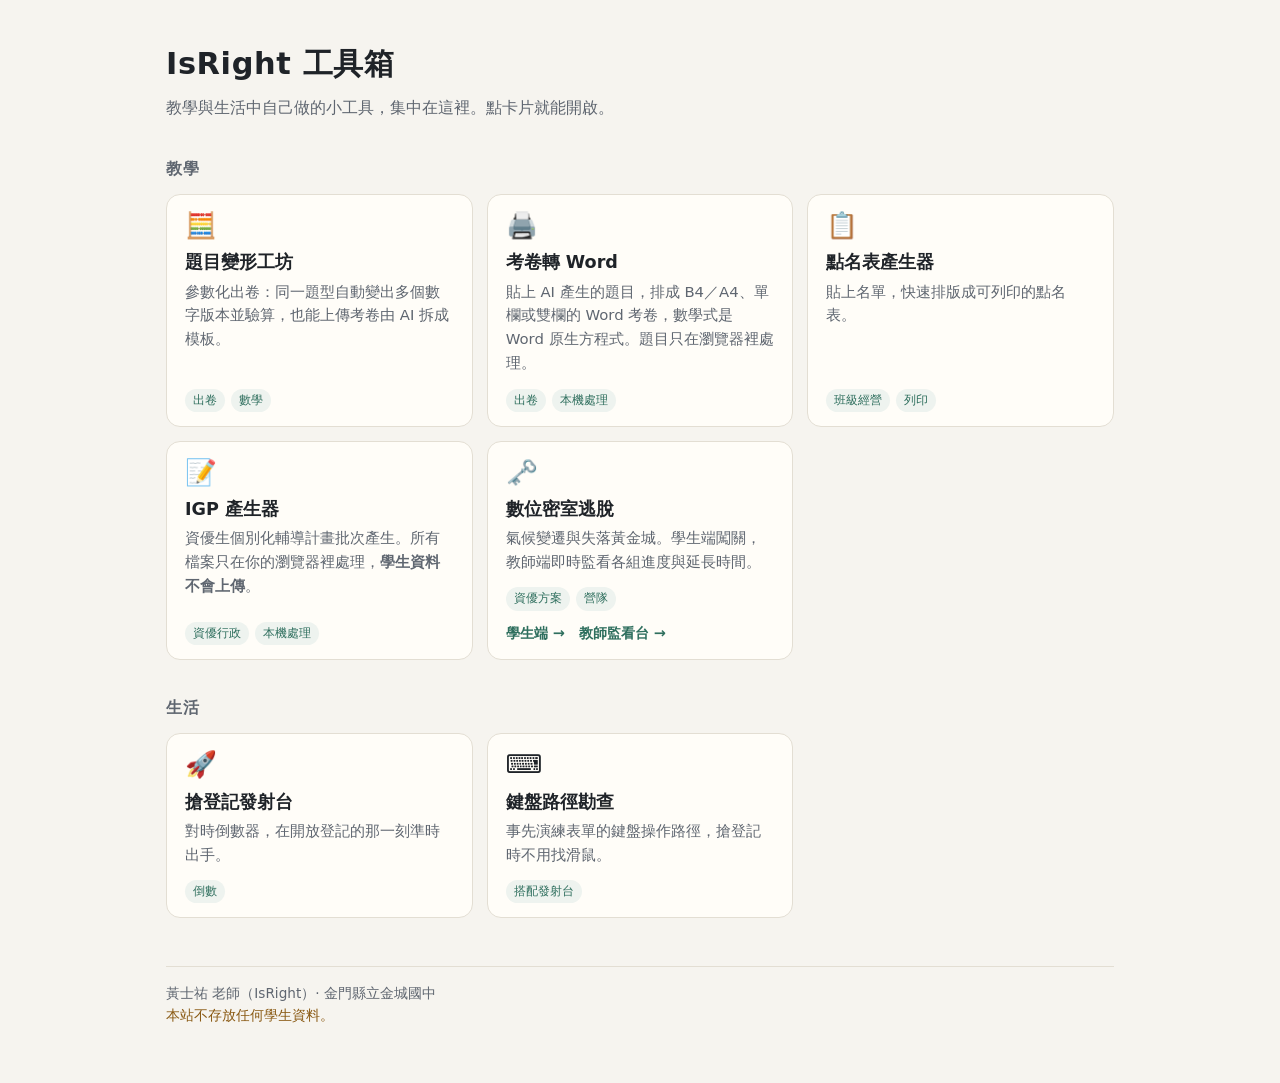
<file: index.html>
<!doctype html>
<html lang="zh-Hant">
<head>
<meta charset="utf-8">
<meta name="viewport" content="width=device-width, initial-scale=1">
<meta name="robots" content="noindex">
<title>IsRight 工具箱</title>
<style>
:root{
  --bg:#f6f4ef; --card:#fffdf8; --ink:#1f2328; --muted:#5f6670; --line:#e3ded3;
  --accent:#2f6f5e; --tag:#eef3ef; --warn:#8a5a14;
}
@media (prefers-color-scheme: dark){
  :root{ --bg:#16181b; --card:#1e2125; --ink:#e8e6e1; --muted:#9aa1aa; --line:#2e3238;
    --accent:#7cc2ab; --tag:#22302b; --warn:#e0b46a; }
}
*{box-sizing:border-box}
body{margin:0;background:var(--bg);color:var(--ink);
  font-family:"PingFang TC","Noto Sans TC","Microsoft JhengHei",system-ui,sans-serif;line-height:1.6}
.wrap{max-width:980px;margin:0 auto;padding:40px 16px 56px}
header h1{margin:0;font-size:1.9rem;letter-spacing:.02em}
header p{margin:.4rem 0 0;color:var(--muted)}
h2{font-size:1rem;color:var(--muted);font-weight:600;margin:2.2rem 0 .8rem;letter-spacing:.05em}
.grid{display:grid;gap:14px;grid-template-columns:repeat(auto-fill,minmax(270px,1fr))}
.card{display:flex;flex-direction:column;background:var(--card);border:1px solid var(--line);
  border-radius:14px;padding:18px 18px 14px;text-decoration:none;color:inherit;
  transition:transform .12s ease,border-color .12s ease}
a.card:hover,a.card:focus-visible{transform:translateY(-2px);border-color:var(--accent);outline:none}
.card .icon{font-size:1.6rem;line-height:1}
.card h3{margin:.6rem 0 .25rem;font-size:1.1rem}
.card p{margin:0;color:var(--muted);font-size:.93rem;flex:1}
.tags{margin-top:.8rem;display:flex;gap:6px;flex-wrap:wrap}
.tag{font-size:.75rem;background:var(--tag);color:var(--accent);padding:2px 8px;border-radius:999px}
.links{margin-top:.7rem;display:flex;gap:14px;font-size:.9rem}
.links a{color:var(--accent);text-decoration:none;font-weight:600}
.links a:hover{text-decoration:underline}
footer{margin-top:3rem;color:var(--muted);font-size:.85rem;border-top:1px solid var(--line);padding-top:1rem}
.note{color:var(--warn)}
</style>
</head>
<body>
<div class="wrap">
  <header>
    <h1>IsRight 工具箱</h1>
    <p>教學與生活中自己做的小工具，集中在這裡。點卡片就能開啟。</p>
  </header>

  <h2>教學</h2>
  <div class="grid">
    <a class="card" href="question-variant/">
      <span class="icon">🧮</span>
      <h3>題目變形工坊</h3>
      <p>參數化出卷：同一題型自動變出多個數字版本並驗算，也能上傳考卷由 AI 拆成模板。</p>
      <div class="tags"><span class="tag">出卷</span><span class="tag">數學</span></div>
    </a>
    <a class="card" href="exam-to-word/">
      <span class="icon">🖨️</span>
      <h3>考卷轉 Word</h3>
      <p>貼上 AI 產生的題目，排成 B4／A4、單欄或雙欄的 Word 考卷，數學式是 Word 原生方程式。題目只在瀏覽器裡處理。</p>
      <div class="tags"><span class="tag">出卷</span><span class="tag">本機處理</span></div>
    </a>
    <a class="card" href="roll-call/">
      <span class="icon">📋</span>
      <h3>點名表產生器</h3>
      <p>貼上名單，快速排版成可列印的點名表。</p>
      <div class="tags"><span class="tag">班級經營</span><span class="tag">列印</span></div>
    </a>
    <a class="card" href="igp/">
      <span class="icon">📝</span>
      <h3>IGP 產生器</h3>
      <p>資優生個別化輔導計畫批次產生。所有檔案只在你的瀏覽器裡處理，<strong>學生資料不會上傳</strong>。</p>
      <div class="tags"><span class="tag">資優行政</span><span class="tag">本機處理</span></div>
    </a>
    <div class="card">
      <span class="icon">🗝️</span>
      <h3>數位密室逃脫</h3>
      <p>氣候變遷與失落黃金城。學生端闖關，教師端即時監看各組進度與延長時間。</p>
      <div class="tags"><span class="tag">資優方案</span><span class="tag">營隊</span></div>
      <div class="links"><a href="escape-room/">學生端 →</a><a href="escape-room/teacher.html">教師監看台 →</a></div>
    </div>
  </div>

  <h2>生活</h2>
  <div class="grid">
    <a class="card" href="grab-launcher/">
      <span class="icon">🚀</span>
      <h3>搶登記發射台</h3>
      <p>對時倒數器，在開放登記的那一刻準時出手。</p>
      <div class="tags"><span class="tag">倒數</span></div>
    </a>
    <a class="card" href="key-path/">
      <span class="icon">⌨️</span>
      <h3>鍵盤路徑勘查</h3>
      <p>事先演練表單的鍵盤操作路徑，搶登記時不用找滑鼠。</p>
      <div class="tags"><span class="tag">搭配發射台</span></div>
    </a>
  </div>

  <footer>
    黃士祐 老師（IsRight）· 金門縣立金城國中<br>
    <span class="note">本站不存放任何學生資料。</span>
  </footer>
</div>
</body>
</html>
</file>
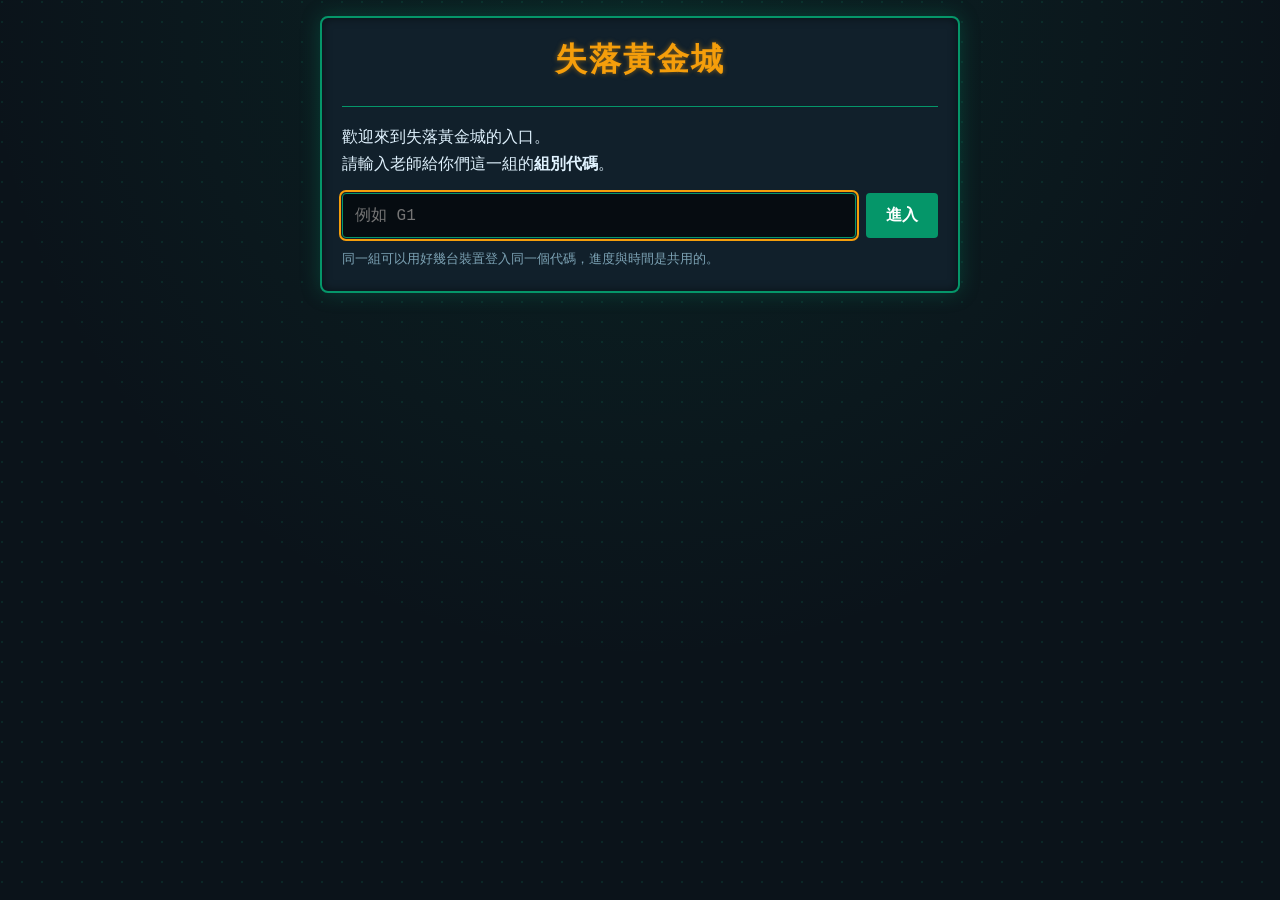
<file: escape-room/index.html>
<!DOCTYPE html>
<html lang="zh-TW">
<head>
<meta charset="UTF-8">
<meta name="viewport" content="width=device-width, initial-scale=1.0">
<meta name="theme-color" content="#0b131a">
<meta name="description" content="氣候變遷主題數位密室逃脫">
<title>數位密室逃脫 — 氣候變遷與失落黃金城</title>
<link rel="icon" href="data:image/svg+xml,<svg xmlns='http://www.w3.org/2000/svg' viewBox='0 0 32 32'><text y='26' font-size='26'>&#128273;</text></svg>">
<link rel="stylesheet" href="style.css">
</head>
<body>

<div class="game-container">

  <header>
    <h1>失落黃金城</h1>
    <div class="meta-bar">
      <span id="team-label" class="meta-item hidden"></span>
      <span id="level-label" class="meta-item hidden"></span>
    </div>
  </header>

  <!-- ===== 訊息區：放在所有畫面之外，任何狀況都看得見 ===== -->
  <section id="feedback" class="feedback-message hidden" role="status" aria-live="polite"></section>

  <!-- ===== 畫面一：輸入組別代碼 ===== -->
  <section id="screen-entry" class="screen hidden">
    <p class="lead">歡迎來到失落黃金城的入口。<br>請輸入老師給你們這一組的<strong>組別代碼</strong>。</p>
    <div class="input-group">
      <input type="text" id="team-input" placeholder="例如 G1" autocomplete="off"
             autocapitalize="characters" spellcheck="false" maxlength="16"
             aria-label="組別代碼">
      <button id="start-btn" class="btn primary-btn">進入</button>
    </div>
    <p class="note">同一組可以用好幾台裝置登入同一個代碼，進度與時間是共用的。</p>
  </section>

  <!-- ===== 畫面二：準備開始本關 ===== -->
  <section id="screen-ready" class="screen hidden">
    <div class="ready-box">
      <p class="ready-level">第 <span id="ready-index">-</span> 關</p>
      <p class="lead">按下開始之後，<strong id="ready-limit">15</strong> 分鐘倒數就會啟動，<br>中途重新整理或換裝置<strong>都不會重新計時</strong>。</p>
      <p class="note">確認全組都準備好了再按。</p>
      <button id="begin-btn" class="btn primary-btn wide">開始本關</button>
    </div>
  </section>

  <!-- ===== 畫面三：解謎中 ===== -->
  <main id="screen-game" class="screen hidden">

    <div id="timer" class="timer">
      <div class="timer-row">
        <span class="timer-caption">剩餘時間</span>
        <span id="timer-text" class="timer-text" aria-live="off">--:--</span>
      </div>
      <div class="timer-track"><div id="timer-fill" class="timer-fill"></div></div>
    </div>

    <section class="story-section">
      <p id="story-text" class="story-text"></p>
      <p id="author-line" class="author-line hidden"></p>
    </section>

    <section class="image-section">
      <img id="clue-image" alt="線索圖片" hidden>
    </section>

    <section class="interaction-section">
      <div class="input-group">
        <input type="text" id="answer-input" placeholder="請輸入解謎密碼…" autocomplete="off"
               autocapitalize="characters" spellcheck="false" aria-label="解謎密碼">
        <button id="submit-btn" class="btn primary-btn">驗證</button>
      </div>
      <div class="actions">
        <button id="hint-btn" class="btn secondary-btn">
          獲取提示<span id="hint-count" class="badge hidden"></span>
        </button>
      </div>
    </section>

  </main>

  <!-- ===== 畫面四：逾時 ===== -->
  <section id="screen-timeout" class="screen hidden">
    <div class="ready-box">
      <p class="timeout-title">⏱ 時間到</p>
      <p class="lead">第 <span id="timeout-level">-</span> 關沒有在時限內解開。</p>
      <button id="skip-btn" class="btn primary-btn wide hidden">前往下一關</button>
      <p id="timeout-note" class="note"></p>
    </div>
  </section>

  <!-- ===== 畫面五：全部完成 ===== -->
  <section id="screen-finish" class="screen hidden">
    <div class="ready-box">
      <p class="finish-title">🏆 黃金城的大門開了</p>
      <p class="lead">你們完成了全部關卡。</p>
      <div id="finish-stats" class="stats"></div>
    </div>
  </section>

  <div id="loading" class="loading hidden">
    <div class="spinner"></div>
    <p id="loading-text">與黃金城終端機連線中…</p>
  </div>

</div>

<!-- ===== 提示彈窗 ===== -->
<div id="hint-modal" class="modal hidden" role="dialog" aria-modal="true" aria-labelledby="hint-title">
  <div class="modal-content">
    <button class="close-btn" id="close-modal" aria-label="關閉提示">&times;</button>
    <h2 id="hint-title">系統提示</h2>
    <p id="hint-text" class="story-text"></p>
    <p id="hint-penalty" class="note hidden"></p>
  </div>
</div>

<script src="script.js"></script>
</body>
</html>
</file>
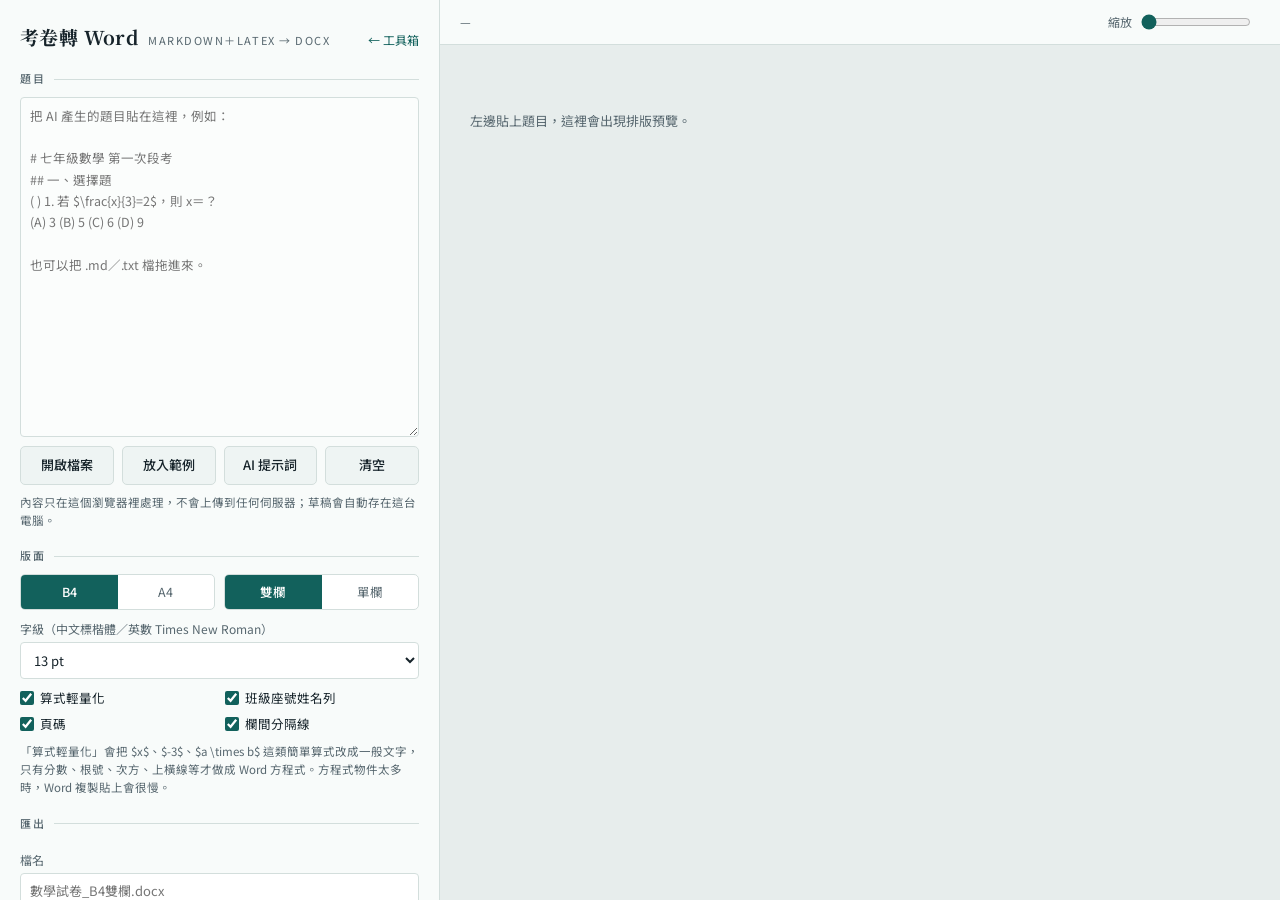
<file: exam-to-word/index.html>
<!doctype html>
<html lang="zh-Hant">
<head>
<meta charset="utf-8">
<meta name="robots" content="noindex">
<meta name="viewport" content="width=device-width, initial-scale=1">
<title>考卷轉 Word</title>
<meta name="description" content="把 AI 產生的 Markdown＋LaTeX 數學題目，在瀏覽器裡直接排成 B4／A4、單欄或雙欄的 Word 考卷，數學式為 Word 原生方程式。題目不會上傳。">
<link rel="preconnect" href="https://fonts.googleapis.com">
<link rel="preconnect" href="https://fonts.gstatic.com" crossorigin>
<link rel="stylesheet" href="https://fonts.googleapis.com/css2?family=Noto+Sans+TC:wght@400;500;700&family=Noto+Serif+TC:wght@600;700&display=swap">
<style>/*! Temml CSS — MIT */
/*
Temml.woff2 is a clone of KaTeX_Script-Regular, except that the code points
have been changed from ASCII to Unicode Mathematical Alphanumeric Symbols Script capitals,
Unicode range 1D49C to 1D4B5.
*/



math {
  font-family: "Cambria Math", 'STIXTwoMath-Regular', 'NotoSansMath-Regular', math;
  font-style: normal;
  font-weight: normal;
  line-height: normal;
  font-size-adjust: none;
  text-indent: 0;
  text-transform: none;
  letter-spacing: normal;
  word-wrap: normal;
  direction: ltr;
  /* Prevent Firefox from omitting the dot on i or j. */
  font-feature-settings: "dtls" off;
}

math * {
  border-color: currentColor;
}

/* display: block is necessary in Firefox and Safari.
 * Not in Chromium, which recognizes display: "block math" written inline. */
 math.tml-display {
  display: block;
  width: 100%;
}

*.mathcal {
  /* NotoSans */
  font-feature-settings: 'ss01';
}

math .mathscr {
  font-family: "Temml";
}

mo.tml-prime {
  font-family: Temml;
}

/* Cramped superscripts in WebKit */
mfrac > :nth-child(2),
msqrt,
mover > :first-child {
  math-shift: compact
}

.menclose {
  display: inline-block;
  position: relative;
  padding: 0.5ex 0ex;
}
.tml-cancelto {
  display: inline-block;
  position: absolute;
  top: 0;
  left: 0;
  padding: 0.5ex 0ex;
  background-color: currentColor;
  /* Use the SVG as an alpha mask (painted by background-color) */
  -webkit-mask-image: url("data:image/svg+xml,<svg xmlns='http://www.w3.org/2000/svg'><defs><marker id='a' markerHeight='5' markerUnits='strokeWidth' markerWidth='7' orient='auto' refX='7' refY='2.5'><path fill='black' d='m0 0 7 2.5L0 5z'/></marker></defs><line x2='100%25' y1='100%25' stroke='black' stroke-width='.06em' marker-end='url(%23a)' vector-effect='non-scaling-stroke'/></svg>");
          mask-image: url("data:image/svg+xml,<svg xmlns='http://www.w3.org/2000/svg'><defs><marker id='a' markerHeight='5' markerUnits='strokeWidth' markerWidth='7' orient='auto' refX='7' refY='2.5'><path fill='black' d='m0 0 7 2.5L0 5z'/></marker></defs><line x2='100%25' y1='100%25' stroke='black' stroke-width='.06em' marker-end='url(%23a)' vector-effect='non-scaling-stroke'/></svg>");
  -webkit-mask-repeat: no-repeat;
          mask-repeat: no-repeat;
  -webkit-mask-size: 100% 100%;
          mask-size: 100% 100%;
  -webkit-mask-position: 0 0;
          mask-position: 0 0;
}

@supports (-moz-appearance: none) {
  /* \vec w/o italic correction for Firefox */
  .tml-vec {
    transform: scale(0.75)
  }
  /* Fix \cancelto in Firefox */
  .ff-narrow {
    width: 0em;
  }
  .ff-nudge-left {
    margin-left: -0.2em;
  }
  /* Squash hidden mrows in \bordermatrix. Messes with centering, but necessary to squash. */
  .ff-squash mtd {
    display: block;
    height: 0;
  }
}

@supports (not (-moz-appearance: none)) {
  /* Chromium and WebKit */
  /* prime vertical alignment */
  mo.tml-prime {
    font-family: Temml;
  }
  /* Italic correction on superscripts */
  .tml-sml-pad {
    padding-left: 0.05em;
  }
  .tml-med-pad {
    padding-left: 0.10em;
  }
  .tml-lrg-pad {
    padding-left: 0.15em;
  }
}

@supports (-webkit-backdrop-filter: blur(1px)) {
  /* WebKit vertical & italic correction on accents */
  .wbk-acc {
    /* lower by x-height distance */
    transform: translate(0em, 0.431em);
  }
  .wbk-sml {
    transform: translate(0.07em, 0);
  }
  .wbk-sml-acc {
    transform: translate(0.07em, 0.431em);
  }
  .wbk-sml-vec {
    transform: scale(0.75) translate(0.07em, 0);
  }
  .wbk-med {
    transform: translate(0.14em, 0);
  }
  .wbk-med-acc {
    transform: translate(0.14em, 0.431em);
  }
  .wbk-med-vec {
    transform: scale(0.75) translate(0.14em, 0);
  }
  .wbk-lrg {
    transform: translate(0.21em, 0);
  }
  .wbk-lrg-acc {
    transform: translate(0.21em, 0.431em);
  }
  .wbk-lrg-vec {
    transform: scale(0.75) translate(0.21em, 0);
  }
}

/* \cancel & \phase use background images. Get them to print. */
menclose {
  -webkit-print-color-adjust: exact;  /* Chrome & Edge */
          print-color-adjust: exact;
}

/* Array cell justification in Firefox & WebKit */
.tml-right {
  text-align: right;
}
.tml-left {
  text-align: left;
}

/* For CD labels that grow to the left in Firefox and WebKit */
.tml-shift-left { margin-left:-200% }

/* Styles for Chromium only */
@supports (not (-webkit-backdrop-filter: blur(1px))) and (not (-moz-appearance: none)) {
  /* Italic correction on accents */
  .chr-sml {
    transform: translate(0.07em, 0)
  }
  .chr-sml-vec {
    transform: scale(0.75) translate(0.07em, 0)
  }
  .chr-med {
    transform: translate(0.14em, 0)
  }
  .chr-med-vec {
    transform: scale(0.75) translate(0.14em, 0)
  }
  .chr-lrg {
    transform: translate(0.21em, 0)
  }
  .chr-lrg-vec {
    transform: scale(0.75) translate(0.21em, 0)
  }

  /* For CD labels that grow to the left */
  .tml-shift-left { margin-left:-100% }

  /* MathML Core & Chromium do not support the MathML 3.0 element <menclose> attributes. */
  /* So use styles. */
  menclose {
    position: relative;
    padding: 0.5ex 0ex;
  }
  
    .tml-overline {
    padding: 0.1em 0 0 0;
    border-top: 0.065em solid;
  }

  .tml-underline {
    padding: 0 0 0.1em 0;
    border-bottom: 0.065em solid;
  }

  .tml-cancel {
    display: inline-block;
    position: absolute;
    left: 0.5px;
    bottom: 0;
    width: 100%;
    height: 100%;
    background-color: currentColor;
  }
  .upstrike {
    clip-path: polygon(0.05em 100%, 0em calc(100% - 0.05em), calc(100% - 0.05em) 0em, 100% 0.05em);
  }
  .downstrike {
    clip-path: polygon(0em 0.05em, 0.05em 0em, 100% calc(100% - 0.05em), calc(100% - 0.05em) 100%);
  }
  .sout {
    clip-path: polygon(0em calc(55% + 0.0333em), 0em calc(55% - 0.0333em), 100% calc(55% - 0.0333em), 100% calc(55% + 0.0333em));
  }
  .tml-xcancel {
    clip-path: polygon(0.05em 0em, 0em 0.05em, calc(50% - 0.05em) 50%, 0em calc(100% - 0.05em), 0.05em 100%, 50% calc(50% + 0.05em), calc(100% - 0.05em) 100%, 100% calc(100% - 0.05em), calc(50% + 0.05em) 50%, 100% 0.05em, calc(100% - 0.05em) 0%, 50% calc(50% - 0.05em));
  }

  .longdiv-top {
    border-top: 0.067em solid;
    padding: 0.1em 0.2em 0.2em 0.433em;
  }
  .longdiv-arc {
    position: absolute;
    top: 0;
    bottom: 0.1em;
    left: -0.4em;
    width: 0.7em;
    border: 0.067em solid;
    transform: translateY(-0.067em);
    border-radius: 70%;
    clip-path: inset(0 0 0 0.4em);
    box-sizing: border-box;}
    .menclose {display: inline-block;
    text-align: left;
    position: relative;
  }
  
  .phasor-bottom {
    border-bottom: 0.067em solid;
    padding: 0.2em 0.2em 0.1em 0.6em;
  }
  .phasor-angle {
    display: inline-block;
    position: absolute;
    left: 0.5px;
    bottom: -0.04em;
    height: 100%;
    aspect-ratio: 0.5;
    background-color: currentColor;
    clip-path: polygon(0.05em 100%, 0em calc(100% - 0.05em), calc(100% - 0.05em) 0em, 100% 0.05em);
  }

  .tml-fbox {
    padding: 3pt;
    border: 1px solid;
  }

  .circle-pad {
    padding: 0.267em;
  }
  .textcircle {
    position: absolute;
    top: 0;
    bottom: 0;
    right: 0;
    left: 0;
    border: 0.067em solid;
    border-radius: 50%;
   }

   .actuarial {
    padding: 0.03889em 0.03889em 0 0.03889em;
    border-width: 0.08em 0.08em 0em 0em;
    border-style: solid;
    margin-right: 0.03889em;
   }

   /* Stretch \widetilde */
  .tml-tilde-2 {
    transform: scale(2.0, 1.1)
  }
  .tml-tilde-3 {
    transform: scale(3.0, 1.1)
  }
  .tml-tilde-4 {
    transform: scale(4.0, 1.1)
  }
  /* Stretch \widehat */
  .tml-hat-1 {
    transform: scale(1.9, 1.0)
  }
  .tml-hat-2 {
    transform: scale(3.9, 1.0)
  }
  .tml-hat-3 {
    transform: scale(5.8, 1.0)
  }
  .tml-hat-4 {
    transform: scale(7.8, 1.0)
  }
  
  /* set array cell justification */
  .tml-right {
    text-align: -webkit-right;
  }
  .tml-left {
    text-align: -webkit-left;
  }
}

.special-fraction {
  font-family: 'STIX TWO', 'Times New Roman', Times, Tinos, serif;
}

/* flex-wrap for line-breaking in Chromium */
math {
  display: inline-flex;
  flex-wrap: wrap;
  align-items: baseline;
}
math > mrow {
  padding: 0.5ex 0ex;
}

/* Default mtd top padding is 0.5ex per MathML-Core and user-agent CSS */
/* We adjust for jot and small */
mtable.tml-jot > mtr > mtd {
  padding-top: 0.7ex;
  padding-bottom: 0.7ex;
}
mtable.tml-small mtd {
  padding-top: 0.35ex;
  padding-bottom: 0.35ex;
}

/* Firefox */
@-moz-document url-prefix() {
  /* Avoid flex-wrap */
  math { display: inline; }
  math > mrow { padding: 0 }
  /* Adjust Firefox spacing between array rows */
  mtd, mtable.tml-small mtd { padding-top: 0; padding-bottom: 0; }
  mtable.tml-jot > mtr > mtd { padding-top: 0.2ex; padding-bottom: 0.2ex; }
}

/* AMS environment auto-numbering via CSS counter. */
.tml-eqn::before {
  counter-increment: tmlEqnNo;
  content: "(" counter(tmlEqnNo) ")";
}

body {
  counter-reset: tmlEqnNo;
}
</style>
<style>
  :root{
    --bg:#e7edec; --panel:#f8fbfa; --panel-2:#eef4f3; --line:#d3dedc;
    --ink:#16232a; --ink-soft:#57676f; --accent:#12615c; --accent-ink:#ffffff;
    --accent-soft:#dbe9e7; --field:#ffffff; --seal:#a63a2e; --focus:#0f8a80;
    --code:#fbfdfc;
    /* 紙張永遠是紙張：不隨主題反轉 */
    --paper:#ffffff; --paper-ink:#141c22; --paper-soft:#5a6a72; --paper-rule:#3a464e;
    --paper-hair:#aab5bb; --paper-shade:#f2f4f3;
  }
  @media (prefers-color-scheme: dark){
    :root:not([data-theme="light"]){
      --bg:#12191a; --panel:#1a2223; --panel-2:#212b2b; --line:#2e3a3a;
      --ink:#e4ecea; --ink-soft:#9fb0ad; --accent:#3fada4; --accent-ink:#08201e;
      --accent-soft:#1e3634; --field:#131b1c; --seal:#d97a6c; --focus:#5fd0c5; --code:#101718;
    }
  }
  :root[data-theme="dark"]{
    --bg:#12191a; --panel:#1a2223; --panel-2:#212b2b; --line:#2e3a3a;
    --ink:#e4ecea; --ink-soft:#9fb0ad; --accent:#3fada4; --accent-ink:#08201e;
    --accent-soft:#1e3634; --field:#131b1c; --seal:#d97a6c; --focus:#5fd0c5; --code:#101718;
  }
  *{box-sizing:border-box}
  [hidden]{display:none!important}
  body{margin:0;background:var(--bg);color:var(--ink);
    font-family:"Noto Sans TC","PingFang TC","Microsoft JhengHei",system-ui,sans-serif;
    font-size:14px;line-height:1.6;-webkit-font-smoothing:antialiased}
  .app{display:grid;grid-template-columns:minmax(360px,440px) minmax(0,1fr);min-height:100vh}

  /* ---------- 左側控制台 ---------- */
  .panel{background:var(--panel);border-right:1px solid var(--line);
    padding:22px 20px 40px;display:flex;flex-direction:column;gap:18px;
    max-height:100vh;overflow-y:auto;position:sticky;top:0}
  .brand{display:flex;align-items:baseline;gap:9px;flex-wrap:wrap}
  .brand h1{font-family:"Noto Serif TC",serif;font-weight:700;font-size:19px;margin:0;letter-spacing:.02em}
  .brand span{font-size:11px;color:var(--ink-soft);letter-spacing:.14em}
  .brand a{margin-left:auto;font-size:12px;color:var(--accent);text-decoration:none}
  .brand a:hover{text-decoration:underline}
  .group{display:flex;flex-direction:column;gap:9px}
  .group-title{font-size:11px;letter-spacing:.18em;color:var(--ink-soft);font-weight:500;display:flex;align-items:center;gap:8px}
  .group-title::after{content:"";flex:1;height:1px;background:var(--line)}
  label.f{display:flex;flex-direction:column;gap:4px;font-size:12px;color:var(--ink-soft)}
  input[type=text],textarea,select{font:inherit;font-size:13px;color:var(--ink);background:var(--field);
    border:1px solid var(--line);border-radius:4px;padding:7px 9px;width:100%}
  textarea#src{font-family:ui-monospace,"SF Mono",Menlo,Consolas,"Noto Sans TC",monospace;font-size:12.5px;
    line-height:1.7;min-height:340px;resize:vertical;background:var(--code);tab-size:2}
  textarea#src.drag{outline:2px dashed var(--accent);outline-offset:-4px}
  input:focus-visible,textarea:focus-visible,select:focus-visible,button:focus-visible,summary:focus-visible{outline:2px solid var(--focus);outline-offset:1px}
  .row2{display:grid;grid-template-columns:1fr 1fr;gap:9px}
  .seg{display:flex;border:1px solid var(--line);border-radius:5px;overflow:hidden;background:var(--field)}
  .seg label{flex:1;position:relative}
  .seg input{position:absolute;opacity:0;pointer-events:none}
  .seg span{display:block;text-align:center;padding:7px 4px;font-size:12.5px;cursor:pointer;color:var(--ink-soft)}
  .seg input:checked + span{background:var(--accent);color:var(--accent-ink);font-weight:500}
  .seg input:focus-visible + span{outline:2px solid var(--focus);outline-offset:-2px}
  .checks{display:grid;grid-template-columns:1fr 1fr;gap:6px 10px}
  .checks label{display:flex;align-items:center;gap:6px;font-size:12.5px;cursor:pointer;color:var(--ink)}
  .checks input{accent-color:var(--accent);width:14px;height:14px;margin:0}
  .hint{font-size:11.5px;color:var(--ink-soft);line-height:1.55;margin:0}
  .btn{font:inherit;font-size:13px;font-weight:500;border-radius:5px;border:1px solid var(--line);
    background:var(--panel-2);color:var(--ink);padding:8px 12px;cursor:pointer}
  .btn:hover{border-color:var(--accent)}
  .btn-main{background:var(--accent);color:var(--accent-ink);border-color:var(--accent);
    font-size:14.5px;font-weight:700;padding:12px;letter-spacing:.06em;width:100%}
  .btn-main:hover{filter:brightness(1.08)}
  .btn-main:disabled{opacity:.55;cursor:progress}
  .btn-row{display:flex;gap:8px;flex-wrap:wrap}
  .btn-row .btn{flex:1;white-space:nowrap}
  .stats{display:flex;gap:14px;flex-wrap:wrap;font-size:12px;color:var(--ink-soft)}
  .stats b{color:var(--accent);font-size:15px;font-variant-numeric:tabular-nums;margin-right:2px}
  .stats .bad b{color:var(--seal)}
  .errs{margin:0;padding:8px 10px 8px 26px;border:1px solid var(--seal);border-radius:5px;font-size:12px;color:var(--seal);background:var(--field)}
  .errs code{font-family:ui-monospace,Menlo,monospace;color:var(--ink)}
  details.help{border:1px solid var(--line);border-radius:5px;background:var(--field)}
  details.help summary{cursor:pointer;padding:8px 10px;font-size:12.5px;font-weight:500}
  details.help .body{padding:0 12px 10px;font-size:12px;color:var(--ink-soft)}
  details.help table{border-collapse:collapse;width:100%;margin-top:4px}
  details.help td{border-top:1px solid var(--line);padding:5px 4px;vertical-align:top}
  details.help td:first-child{font-family:ui-monospace,Menlo,monospace;color:var(--ink);white-space:pre;font-size:11.5px}

  /* ---------- 右側紙張 ---------- */
  .stage{display:flex;flex-direction:column;min-width:0}
  .stage-bar{display:flex;align-items:center;gap:14px;flex-wrap:wrap;padding:12px 20px;
    border-bottom:1px solid var(--line);background:var(--panel);position:sticky;top:0;z-index:5}
  .stage-bar .meta{font-size:12px;color:var(--ink-soft);margin-right:auto}
  .stage-bar .meta b{color:var(--ink);font-variant-numeric:tabular-nums}
  .zoom{display:flex;align-items:center;gap:7px;font-size:12px;color:var(--ink-soft)}
  .zoom input{width:110px;accent-color:var(--accent)}
  .paper-wrap{padding:26px 20px 60px;overflow-x:auto}
  .pages{display:flex;flex-direction:column;gap:22px;align-items:flex-start}
  .page-box{position:relative;flex:none}
  .page{position:absolute;top:0;left:0;transform-origin:top left;background:var(--paper);color:var(--paper-ink);
    box-shadow:0 1px 2px rgba(0,0,0,.08),0 6px 24px rgba(20,40,40,.12);overflow:hidden}
  .empty{color:var(--ink-soft);font-size:13px;padding:40px 10px}

  /* 紙面字型：英數 Times New Roman、中文標楷體 */
  .paperfont{font-family:"Times New Roman",Times,"BiauKai","標楷體","DFKai-SB","Kaiti TC","STKaiti","KaiTi",serif;line-height:1.6}
  .paperfont math{font-family:"Cambria Math","STIX Two Math","Latin Modern Math",math;font-size:1.05em;math-style:normal}
  .pv-item,.pv-opt,.pv-sub,.pv-p{line-height:1.75}
  .pv-body{display:flex;align-items:flex-start;position:relative}
  .pv-col{flex:none}
  .pv-sep{position:absolute;top:0;bottom:0;border-left:1px solid #222}
  .pv-foot{position:absolute;left:0;right:0;text-align:center;font-size:10pt;color:var(--paper-soft)}
  .pv-title{text-align:center;font-weight:700;font-size:1.3em;margin-bottom:.35em}
  .pv-name{text-align:center;margin-bottom:.8em}
  .pv-name u{text-decoration-thickness:1px;text-underline-offset:3px}
  .pv-h{font-weight:700;margin:.7em 0 .25em}
  .pv-h1{font-size:1.25em}.pv-h2{font-size:1.15em}.pv-h3{font-size:1.08em}
  .pv-blank{height:0}
  .pv-hr{border-bottom:1px solid #000;margin:.2em 0 .5em}
  .pv-item{margin-top:.55em}
  .pv-lead{display:inline-block;text-indent:0}
  .pv-opts{display:grid;column-gap:0;margin-top:.15em}
  .pv-opt{padding-left:1.6em;text-indent:-1.6em}
  .pv-sub{margin-top:.15em}
  .pv-dm{text-align:center;margin:.2em 0}
  .pv-quote{border-left:3px solid #9aa5a0;background:var(--paper-shade);padding:.1em .6em;margin:.3em 0}
  .pv-tbl{border-collapse:collapse;margin:.4em auto}
  .pv-tbl td,.pv-tbl th{border:1px solid #000;padding:.1em .45em;text-align:center;vertical-align:middle}
  .lm i{font-style:italic}
  .err{color:#c00000;background:#fde8e6;font-family:ui-monospace,Menlo,monospace;font-size:.85em}
  .pv-blk{display:flow-root}

  /* ---------- 提示詞對話框 ---------- */
  dialog{border:1px solid var(--line);border-radius:10px;background:var(--panel);color:var(--ink);
    padding:0;width:min(720px,calc(100vw - 32px));max-height:calc(100vh - 40px)}
  dialog::backdrop{background:rgba(10,20,20,.45)}
  .dlg-head{display:flex;align-items:center;gap:10px;padding:14px 18px;border-bottom:1px solid var(--line)}
  .dlg-head h2{margin:0;font-size:15px;font-family:"Noto Serif TC",serif}
  .dlg-head .btn{margin-left:auto;padding:4px 10px}
  .dlg-body{padding:14px 18px 18px;display:flex;flex-direction:column;gap:10px}
  .dlg-body pre{margin:0;white-space:pre-wrap;background:var(--code);border:1px solid var(--line);border-radius:6px;
    padding:12px;font-family:ui-monospace,Menlo,"Noto Sans TC",monospace;font-size:12px;line-height:1.7;max-height:46vh;overflow:auto}

  @media (max-width: 900px){
    .app{grid-template-columns:1fr}
    .panel{position:static;max-height:none;border-right:0;border-bottom:1px solid var(--line);padding-inline:16px}
    .paper-wrap{padding-inline:16px}
    .stage-bar{padding-inline:16px}
  }
</style>
</head>
<body>
<div class="app">
  <aside class="panel">
    <div class="brand">
      <h1>考卷轉 Word</h1><span>MARKDOWN＋LATEX → DOCX</span>
      <a href="../">← 工具箱</a>
    </div>

    <div class="group">
      <div class="group-title">題目</div>
      <textarea id="src" spellcheck="false" aria-label="題目內容（Markdown 與 LaTeX）"
        placeholder="把 AI 產生的題目貼在這裡，例如：&#10;&#10;# 七年級數學 第一次段考&#10;## 一、選擇題&#10;( ) 1. 若 $\frac{x}{3}=2$，則 x＝？&#10;(A) 3 (B) 5 (C) 6 (D) 9&#10;&#10;也可以把 .md／.txt 檔拖進來。"></textarea>
      <div class="btn-row">
        <button class="btn" id="btn-open" type="button">開啟檔案</button>
        <button class="btn" id="btn-sample" type="button">放入範例</button>
        <button class="btn" id="btn-prompt" type="button">AI 提示詞</button>
        <button class="btn" id="btn-clear" type="button">清空</button>
      </div>
      <input type="file" id="file" accept=".md,.markdown,.txt,text/plain,text/markdown" hidden>
      <p class="hint">內容只在這個瀏覽器裡處理，不會上傳到任何伺服器；草稿會自動存在這台電腦。</p>
    </div>

    <div class="group">
      <div class="group-title">版面</div>
      <div class="row2">
        <div class="seg" role="radiogroup" aria-label="紙張">
          <label><input type="radio" name="paper" value="B4" checked><span>B4</span></label>
          <label><input type="radio" name="paper" value="A4"><span>A4</span></label>
        </div>
        <div class="seg" role="radiogroup" aria-label="欄數">
          <label><input type="radio" name="cols" value="2" checked><span>雙欄</span></label>
          <label><input type="radio" name="cols" value="1"><span>單欄</span></label>
        </div>
      </div>
      <label class="f">字級（中文標楷體／英數 Times New Roman）
        <select id="size">
          <option value="12">12 pt</option>
          <option value="13" selected>13 pt</option>
          <option value="14">14 pt</option>
        </select>
      </label>
      <div class="checks">
        <label><input type="checkbox" id="opt-light" checked> 算式輕量化</label>
        <label><input type="checkbox" id="opt-name" checked> 班級座號姓名列</label>
        <label><input type="checkbox" id="opt-page" checked> 頁碼</label>
        <label><input type="checkbox" id="opt-sep" checked> 欄間分隔線</label>
      </div>
      <p class="hint">「算式輕量化」會把 $x$、$-3$、$a \times b$ 這類簡單算式改成一般文字，只有分數、根號、次方、上橫線等才做成 Word 方程式。方程式物件太多時，Word 複製貼上會很慢。</p>
    </div>

    <div class="group">
      <div class="group-title">匯出</div>
      <div class="stats" id="stats" aria-live="polite"></div>
      <ol class="errs" id="errs" hidden></ol>
      <label class="f">檔名
        <input type="text" id="fname" placeholder="自動依標題命名">
      </label>
      <button class="btn btn-main" id="btn-dl" type="button">下載 Word 檔</button>
    </div>

    <details class="help">
      <summary>支援的寫法</summary>
      <div class="body">
        <table>
          <tr><td># 標題</td><td>第一個標題會置中、橫跨整頁，下面接姓名列</td></tr>
          <tr><td>## 一、選擇題</td><td>大題標題</td></tr>
          <tr><td>( ) 1. 題幹</td><td>作答括號自動換成全形「（　　）」，換行對齊題幹</td></tr>
          <tr><td>(A) … (B) … (C) … (D) …</td><td>選項依長度自動排成一列四個、兩個或一個；可寫在同一行或分行</td></tr>
          <tr><td>1. 題幹</td><td>非選擇題</td></tr>
          <tr><td>(1) 小題</td><td>對齊上一題的題幹縮排</td></tr>
          <tr><td>$\frac{a}{b}$</td><td>行內算式；也接受 \( … \)</td></tr>
          <tr><td>$$ … $$</td><td>獨立一行置中的算式；也接受 \[ … \]</td></tr>
          <tr><td>| a | b |</td><td>表格，自動加黑框線、置中</td></tr>
          <tr><td>**粗體**、&gt; 引言、- 項目</td><td>一般 Markdown</td></tr>
        </table>
        <p class="hint" style="margin-top:8px">每一行都是一段，不需要空行分隔。右邊預覽是近似排版，實際分頁以 Word 為準。</p>
      </div>
    </details>
  </aside>

  <main class="stage">
    <div class="stage-bar">
      <div class="meta" id="meta">—</div>
      <div class="zoom"><label for="zoom">縮放</label><input type="range" id="zoom" min="35" max="110" value="0" aria-label="預覽縮放"><span id="zoom-v"></span></div>
    </div>
    <div class="paper-wrap" id="wrap">
      <div class="pages" id="pages"></div>
    </div>
  </main>
</div>

<div id="measure" class="paperfont" aria-hidden="true" style="position:absolute;left:-99999px;top:0;visibility:hidden"></div>

<dialog id="dlg">
  <div class="dlg-head">
    <h2>給 AI 的提示詞</h2>
    <div class="seg" role="radiogroup" aria-label="提示詞種類" style="width:260px">
      <label><input type="radio" name="pk" value="fmt" checked><span>只排版，不解題</span></label>
      <label><input type="radio" name="pk" value="gen"><span>出新題＋詳解</span></label>
    </div>
    <button class="btn" id="dlg-close" type="button" aria-label="關閉">✕</button>
  </div>
  <div class="dlg-body">
    <p class="hint" id="pk-note"></p>
    <pre id="pk-text"></pre>
    <div class="btn-row"><button class="btn btn-main" id="pk-copy" type="button">複製提示詞</button></div>
  </div>
</dialog>

<script>/*! Temml 0.13.5 — MIT License — https://github.com/ronkok/Temml */
var temml=function(){"use strict";class e{constructor(t,r){let n,s=" "+t;const o=r&&r.loc;if(o&&o.start<=o.end){const e=o.lexer.input;n=o.start;const t=o.end;n===e.length?s+=" at end of input: ":s+=" at position "+(n+1)+": \n";const r=e.slice(n,t).replace(/[^]/g,"$&̲");let a,l;a=n>15?"…"+e.slice(n-15,n):e.slice(0,n),l=t+15<e.length?e.slice(t,t+15)+"…":e.slice(t),s+=a+r+l}const a=new Error(s);return a.name="ParseError",a.__proto__=e.prototype,a.position=n,a}}e.prototype.__proto__=Error.prototype;const t=function(e,t,r){if(!Object.prototype.hasOwnProperty.call(e,t))return r;const n=e[t];return void 0===n?r:n},r=/([A-Z])/g,n=function(e){return e.replace(r,"-$1").toLowerCase()},s={"&":"&amp;",">":"&gt;","<":"&lt;",'"':"&quot;","'":"&#x27;"},o=/[&><"']/g;function a(e){return String(e).replace(o,e=>s[e])}const l=function(e){return"ordgroup"===e.type||"color"===e.type?1===e.body.length?l(e.body[0]):e:"font"===e.type?l(e.body):e},i=function(e){const t=l(e);return"mathord"===t.type||"textord"===t.type||"atom"===t.type},c=function(e){return+e.toFixed(4)},m="acegıȷmnopqrsuvwxyzαγεηικμνοπρςστυχωϕ𝐚𝐜𝐞𝐠𝐦𝐧𝐨𝐩𝐪𝐫𝐬𝐮𝐯𝐰𝐱𝐲𝐳",p=["__proto__","prototype","constructor"];class u{constructor(e){e=e||{},this.displayMode=t(e,"displayMode",!1),this.annotate=t(e,"annotate",!1),this.leqno=t(e,"leqno",!1),this.throwOnError=t(e,"throwOnError",!1),this.errorColor=t(e,"errorColor","#b22222"),this.macros=(e=>{if(null==e||"object"!=typeof e)return Object.create(null);for(const t of p)Object.prototype.hasOwnProperty.call(e,t)&&delete e[t];return Object.setPrototypeOf(e,null)})(Object.prototype.hasOwnProperty.call(e,"macros")?e.macros:void 0),this.wrap=t(e,"wrap","none"),this.xml=t(e,"xml",!1),this.colorIsTextColor=t(e,"colorIsTextColor",!1),this.strict=t(e,"strict",!1),this.trust=t(e,"trust",!1);const r=Object.prototype.hasOwnProperty.call(e,"maxSize")?e.maxSize:void 0;this.maxSize=void 0===r?[1/0,1/0]:Array.isArray(r)?r:[1/0,1/0],this.maxExpand=Math.max(0,t(e,"maxExpand",1e3)),this.wrapDelimiterPairs=!0}isTrusted(e){if(e.url&&!e.protocol){const t=function(e){const t=/^[\x00-\x20]*([^\\/#?]*?)(:|&#0*58|&#x0*3a|&colon)/i.exec(e);return t?":"!==t[2]?null:/^[a-zA-Z][a-zA-Z0-9+\-.]*$/.test(t[1])?t[1].toLowerCase():null:"_relative"}(e.url);if(null==t)return!1;e.protocol=t}const t="function"==typeof this.trust?this.trust(e):this.trust;return Boolean(t)}}const d={},h={};function g({type:e,names:t,props:r,handler:n,mathmlBuilder:s}){const o={type:e,numArgs:r.numArgs,argTypes:r.argTypes,allowedInArgument:!!r.allowedInArgument,allowedInText:!!r.allowedInText,allowedInMath:void 0===r.allowedInMath||r.allowedInMath,numOptionalArgs:r.numOptionalArgs||0,infix:!!r.infix,primitive:!!r.primitive,handler:n};for(let e=0;e<t.length;++e)d[t[e]]=o;e&&s&&(h[e]=s)}function f({type:e,mathmlBuilder:t}){g({type:e,names:[],props:{numArgs:0},handler(){throw new Error("Should never be called.")},mathmlBuilder:t})}const b=function(e){return"ordgroup"===e.type&&1===e.body.length?e.body[0]:e},y=function(e){return"ordgroup"===e.type?e.body:[e]};class w{constructor(e){this.children=e,this.classes=[],this.style={}}hasClass(e){return this.classes.includes(e)}toNode(){const e=document.createDocumentFragment();for(let t=0;t<this.children.length;t++)e.appendChild(this.children[t].toNode());return e}toMarkup(){let e="";for(let t=0;t<this.children.length;t++)e+=this.children[t].toMarkup();return e}toText(){return this.children.map(e=>e.toText()).join("")}}const x=function(e){return e.filter(e=>e).join(" ")},k=function(e,t){this.classes=e||[],this.attributes={},this.style=t||{}},v=function(e){const t=document.createElement(e);t.className=x(this.classes);for(const e in this.style)Object.prototype.hasOwnProperty.call(this.style,e)&&(t.style[e]=this.style[e]);for(const e in this.attributes)Object.prototype.hasOwnProperty.call(this.attributes,e)&&t.setAttribute(e,this.attributes[e]);for(let e=0;e<this.children.length;e++)t.appendChild(this.children[e].toNode());return t},A=function(e){let t=`<${e}`;this.classes.length&&(t+=` class="${a(x(this.classes))}"`);let r="";for(const e in this.style)Object.prototype.hasOwnProperty.call(this.style,e)&&(r+=`${n(e)}:${this.style[e]};`);r&&(t+=` style="${r}"`);for(const e in this.attributes)Object.prototype.hasOwnProperty.call(this.attributes,e)&&(t+=` ${e}="${a(this.attributes[e])}"`);t+=">";for(let e=0;e<this.children.length;e++)t+=this.children[e].toMarkup();return t+=`</${e}>`,t};class T{constructor(e,t,r){k.call(this,e,r),this.children=t||[]}setAttribute(e,t){this.attributes[e]=t}toNode(){return v.call(this,"span")}toMarkup(){return A.call(this,"span")}}let S=class{constructor(e){this.text=e}toNode(){return document.createTextNode(this.text)}toMarkup(){return a(this.text)}};class O{constructor(e,t,r){this.href=e,this.classes=t,this.children=r||[]}toNode(){const e=document.createElement("a");e.setAttribute("href",this.href),this.classes.length>0&&(e.className=x(this.classes));for(let t=0;t<this.children.length;t++)e.appendChild(this.children[t].toNode());return e}toMarkup(){let e=`<a href='${a(this.href)}'`;this.classes.length>0&&(e+=` class="${a(x(this.classes))}"`),e+=">";for(let t=0;t<this.children.length;t++)e+=this.children[t].toMarkup();return e+="</a>",e}}class q{constructor(e,t,r){this.alt=t,this.src=e,this.classes=["mord"],this.style=r}hasClass(e){return this.classes.includes(e)}toNode(){const e=document.createElement("img");e.src=this.src,e.alt=this.alt,e.className="mord";for(const t in this.style)Object.prototype.hasOwnProperty.call(this.style,t)&&(e.style[t]=this.style[t]);return e}toMarkup(){let e=`<img src='${this.src}' alt='${this.alt}'`,t="";for(const e in this.style)Object.prototype.hasOwnProperty.call(this.style,e)&&(t+=`${n(e)}:${this.style[e]};`);return t&&(e+=` style="${a(t)}"`),e+=">",e}}function B(e){return new w(e)}class C{constructor(e,t,r,n){this.type=e,this.attributes={},this.children=t||[],this.classes=r||[],this.style=n||{},this.label=""}setAttribute(e,t){this.attributes[e]=t}getAttribute(e){return this.attributes[e]}setLabel(e){this.label=e}toNode(){const e=document.createElementNS("http://www.w3.org/1998/Math/MathML",this.type);for(const t in this.attributes)Object.prototype.hasOwnProperty.call(this.attributes,t)&&e.setAttribute(t,this.attributes[t]);this.classes.length>0&&(e.className=x(this.classes));for(const t in this.style)Object.prototype.hasOwnProperty.call(this.style,t)&&(e.style[t]=this.style[t]);for(let t=0;t<this.children.length;t++)e.appendChild(this.children[t].toNode());return e}toMarkup(){let e="<"+this.type;for(const t in this.attributes)Object.prototype.hasOwnProperty.call(this.attributes,t)&&(e+=" "+t+'="',e+=a(this.attributes[t]),e+='"');this.classes.length>0&&(e+=` class="${a(x(this.classes))}"`);let t="";for(const e in this.style)Object.prototype.hasOwnProperty.call(this.style,e)&&(t+=`${n(e)}:${this.style[e]};`);t&&(e+=` style="${t}"`),e+=">";for(let t=0;t<this.children.length;t++)e+=this.children[t].toMarkup();return e+="</"+this.type+">",e}toText(){return this.children.map(e=>e.toText()).join("")}}class N{constructor(e){this.text=e}toNode(){return document.createTextNode(this.text)}toMarkup(){return a(this.toText())}toText(){return this.text}}const z=e=>{let t;return 1===e.length&&"mrow"===e[0].type?(t=e.pop(),t.type="mstyle"):t=new C("mstyle",e),t},$=e=>{let t=0;if(e.body&&Array.isArray(e.body))for(const r of e.body)t+=$(r);else if(e.body)t+=$(e.body);else if("supsub"===e.type)t+=$(e.base),e.sub&&(t+=.7*$(e.sub)),e.sup&&(t+=.7*$(e.sup));else if("mathord"===e.type||"textord"===e.type)for(const r of e.text.split("")){const e=r.codePointAt(0);t+=96<e&&e<123||944<e&&e<970?.56:47<e&&e<58?.5:.92}else t+=1;return t},E={widehat:"ˆ",widecheck:"ˇ",widetilde:"~",wideparen:"⏜",utilde:"~",overleftarrow:"←",underleftarrow:"←",xleftarrow:"←",overrightarrow:"→",underrightarrow:"→",xrightarrow:"→",underbrace:"⏟",overbrace:"⏞",overbracket:"⎴",underbracket:"⎵",overgroup:"⏠",overparen:"⏜",undergroup:"⏡",underparen:"⏝",overleftrightarrow:"↔",underleftrightarrow:"↔",xleftrightarrow:"↔",Overrightarrow:"⇒",xRightarrow:"⇒",overleftharpoon:"↼",xleftharpoonup:"↼",overrightharpoon:"⇀",xrightharpoonup:"⇀",xLeftarrow:"⇐",xLeftrightarrow:"⇔",xhookleftarrow:"↩",xhookrightarrow:"↪",xmapsto:"↦",xrightharpoondown:"⇁",xleftharpoondown:"↽",xtwoheadleftarrow:"↞",xtwoheadrightarrow:"↠",xlongequal:"=",xrightleftarrows:"⇄",xtofrom:"⇄",xleftrightharpoons:"⇋",xrightleftharpoons:"⇌",yields:"→",yieldsLeft:"←",mesomerism:"↔",longrightharpoonup:"⇀",longleftharpoondown:"↽",eqrightharpoonup:"⇀",eqleftharpoondown:"↽","\\cdrightarrow":"→","\\cdleftarrow":"←","\\cdlongequal":"=",yieldsLeftRight:"⇄",chemequilibrium:"⇌"},I=function(e){const t=new N(E[e.slice(1)]),r=new C("mo",[t]);return r.setAttribute("stretchy","true"),r},L=["\\widehat","\\widecheck"],F=e=>{const t=I(e.label);if(e.label.indexOf("tilde")>-1){const r=$(e.base);1<r&&r<1.6?t.classes.push("tml-tilde-2"):1.6<=r&&r<2.5?t.classes.push("tml-tilde-3"):2.5<=r&&t.classes.push("tml-tilde-4")}else if(L.includes(e.label)){const r=$(e.base);0<r&&r<=1?t.classes.push("tml-hat-1"):1<r&&r<1.6?t.classes.push("tml-hat-2"):1.6<=r&&r<2.5?t.classes.push("tml-hat-3"):2.5<=r&&t.classes.push("tml-hat-4")}return t},j={bin:1,close:1,inner:1,open:1,punct:1,rel:1},M={"accent-token":1,mathord:1,"op-token":1,spacing:1,textord:1},D=Object.create(null);function G(e,t,r,n,s){if("math"!==e&&"text"!==e)throw new TypeError(`Invalid mode: ${e} called in defineSymbol`);const o={group:t,replace:r};D[e][n]=o,s&&r&&(D[e][r]=o)}D.math=Object.create(null),D.text=Object.create(null);const P="math",R="text",U="accent-token",H="bin",_="close",V="inner",W="mathord",X="op-token",Z="open",Y="punct",J="rel",K="spacing",Q="textord";G(P,J,"≡","\\equiv",!0),G(P,J,"≺","\\prec",!0),G(P,J,"≻","\\succ",!0),G(P,J,"∼","\\sim",!0),G(P,J,"⟂","\\perp",!0),G(P,J,"⪯","\\preceq",!0),G(P,J,"⪰","\\succeq",!0),G(P,J,"≃","\\simeq",!0),G(P,J,"≌","\\backcong",!0),G(P,J,"|","\\mid",!0),G(P,J,"≪","\\ll",!0),G(P,J,"≫","\\gg",!0),G(P,J,"≍","\\asymp",!0),G(P,J,"∥","\\parallel"),G(P,J,"⌣","\\smile",!0),G(P,J,"⊑","\\sqsubseteq",!0),G(P,J,"⊒","\\sqsupseteq",!0),G(P,J,"≐","\\doteq",!0),G(P,J,"⌢","\\frown",!0),G(P,J,"∋","\\ni",!0),G(P,J,"∌","\\notni",!0),G(P,J,"∝","\\propto",!0),G(P,J,"⊢","\\vdash",!0),G(P,J,"⊣","\\dashv",!0),G(P,J,"∋","\\owns"),G(P,J,"≘","\\arceq",!0),G(P,J,"≙","\\wedgeq",!0),G(P,J,"≚","\\veeeq",!0),G(P,J,"≛","\\stareq",!0),G(P,J,"≝","\\eqdef",!0),G(P,J,"≞","\\measeq",!0),G(P,J,"≟","\\questeq",!0),G(P,J,"≠","\\ne",!0),G(P,J,"≠","\\neq"),G(P,J,"⩵","\\eqeq",!0),G(P,J,"⩶","\\eqeqeq",!0),G(P,J,"∷","\\dblcolon",!0),G(P,J,"≔","\\coloneqq",!0),G(P,J,"≕","\\eqqcolon",!0),G(P,J,"∹","\\eqcolon",!0),G(P,J,"⩴","\\Coloneqq",!0),G(P,Y,".","\\ldotp"),G(P,Y,"·","\\cdotp"),G(P,Q,"#","\\#"),G(R,Q,"#","\\#"),G(P,Q,"&","\\&"),G(R,Q,"&","\\&"),G(P,Q,"ℵ","\\aleph",!0),G(P,Q,"∀","\\forall",!0),G(P,Q,"ℏ","\\hbar",!0),G(P,Q,"∃","\\exists",!0),G(P,Z,"∇","\\nabla",!0),G(P,Q,"♭","\\flat",!0),G(P,Q,"ℓ","\\ell",!0),G(P,Q,"♮","\\natural",!0),G(P,Q,"Å","\\Angstrom",!0),G(R,Q,"Å","\\Angstrom",!0),G(P,Q,"♣","\\clubsuit",!0),G(P,Q,"♧","\\varclubsuit",!0),G(P,Q,"℘","\\wp",!0),G(P,Q,"♯","\\sharp",!0),G(P,Q,"♢","\\diamondsuit",!0),G(P,Q,"♦","\\vardiamondsuit",!0),G(P,Q,"ℜ","\\Re",!0),G(P,Q,"♡","\\heartsuit",!0),G(P,Q,"♥","\\varheartsuit",!0),G(P,Q,"ℑ","\\Im",!0),G(P,Q,"♠","\\spadesuit",!0),G(P,Q,"♤","\\varspadesuit",!0),G(P,Q,"♀","\\female",!0),G(P,Q,"♂","\\male",!0),G(P,Q,"§","\\S",!0),G(R,Q,"§","\\S"),G(P,Q,"¶","\\P",!0),G(R,Q,"¶","\\P"),G(R,Q,"☺","\\smiley",!0),G(P,Q,"☺","\\smiley",!0),G(P,Q,"†","\\dag"),G(R,Q,"†","\\dag"),G(R,Q,"†","\\textdagger"),G(P,Q,"‡","\\ddag"),G(R,Q,"‡","\\ddag"),G(R,Q,"‡","\\textdaggerdbl"),G(P,_,"⎱","\\rmoustache",!0),G(P,Z,"⎰","\\lmoustache",!0),G(P,_,"⟯","\\rgroup",!0),G(P,Z,"⟮","\\lgroup",!0),G(P,H,"∓","\\mp",!0),G(P,H,"⊖","\\ominus",!0),G(P,H,"⊎","\\uplus",!0),G(P,H,"⊓","\\sqcap",!0),G(P,H,"∗","\\ast"),G(P,H,"⊔","\\sqcup",!0),G(P,H,"◯","\\bigcirc",!0),G(P,H,"∙","\\bullet",!0),G(P,H,"‡","\\ddagger"),G(P,H,"≀","\\wr",!0),G(P,H,"⨿","\\amalg"),G(P,H,"&","\\And"),G(P,H,"⫽","\\sslash",!0),G(P,J,"⟵","\\longleftarrow",!0),G(P,J,"⇐","\\Leftarrow",!0),G(P,J,"⟸","\\Longleftarrow",!0),G(P,J,"⟶","\\longrightarrow",!0),G(P,J,"⇒","\\Rightarrow",!0),G(P,J,"⟹","\\Longrightarrow",!0),G(P,J,"↔","\\leftrightarrow",!0),G(P,J,"⟷","\\longleftrightarrow",!0),G(P,J,"⇔","\\Leftrightarrow",!0),G(P,J,"⟺","\\Longleftrightarrow",!0),G(P,J,"↤","\\mapsfrom",!0),G(P,J,"↦","\\mapsto",!0),G(P,J,"⟼","\\longmapsto",!0),G(P,J,"↗","\\nearrow",!0),G(P,J,"↩","\\hookleftarrow",!0),G(P,J,"↪","\\hookrightarrow",!0),G(P,J,"↘","\\searrow",!0),G(P,J,"↼","\\leftharpoonup",!0),G(P,J,"⇀","\\rightharpoonup",!0),G(P,J,"↙","\\swarrow",!0),G(P,J,"↽","\\leftharpoondown",!0),G(P,J,"⇁","\\rightharpoondown",!0),G(P,J,"↖","\\nwarrow",!0),G(P,J,"⇌","\\rightleftharpoons",!0),G(P,W,"↯","\\lightning",!0),G(P,W,"∎","\\QED",!0),G(P,W,"‰","\\permil",!0),G(R,Q,"‰","\\permil"),G(P,W,"☉","\\astrosun",!0),G(P,W,"☼","\\sun",!0),G(P,W,"☾","\\leftmoon",!0),G(P,W,"☽","\\rightmoon",!0),G(P,W,"⊕","\\Earth"),G(P,J,"≮","\\nless",!0),G(P,J,"⪇","\\lneq",!0),G(P,J,"≨","\\lneqq",!0),G(P,J,"≨︀","\\lvertneqq"),G(P,J,"⋦","\\lnsim",!0),G(P,J,"⪉","\\lnapprox",!0),G(P,J,"⊀","\\nprec",!0),G(P,J,"⋠","\\npreceq",!0),G(P,J,"⋨","\\precnsim",!0),G(P,J,"⪹","\\precnapprox",!0),G(P,J,"≁","\\nsim",!0),G(P,J,"∤","\\nmid",!0),G(P,J,"∤","\\nshortmid"),G(P,J,"⊬","\\nvdash",!0),G(P,J,"⊭","\\nvDash",!0),G(P,J,"⋪","\\ntriangleleft"),G(P,J,"⋬","\\ntrianglelefteq",!0),G(P,J,"⊄","\\nsubset",!0),G(P,J,"⊅","\\nsupset",!0),G(P,J,"⊊","\\subsetneq",!0),G(P,J,"⊊︀","\\varsubsetneq"),G(P,J,"⫋","\\subsetneqq",!0),G(P,J,"⫋︀","\\varsubsetneqq"),G(P,J,"≯","\\ngtr",!0),G(P,J,"⪈","\\gneq",!0),G(P,J,"≩","\\gneqq",!0),G(P,J,"≩︀","\\gvertneqq"),G(P,J,"⋧","\\gnsim",!0),G(P,J,"⪊","\\gnapprox",!0),G(P,J,"⊁","\\nsucc",!0),G(P,J,"⋡","\\nsucceq",!0),G(P,J,"⋩","\\succnsim",!0),G(P,J,"⪺","\\succnapprox",!0),G(P,J,"≆","\\ncong",!0),G(P,J,"∦","\\nparallel",!0),G(P,J,"∦","\\nshortparallel"),G(P,J,"⊯","\\nVDash",!0),G(P,J,"⋫","\\ntriangleright"),G(P,J,"⋭","\\ntrianglerighteq",!0),G(P,J,"⊋","\\supsetneq",!0),G(P,J,"⊋","\\varsupsetneq"),G(P,J,"⫌","\\supsetneqq",!0),G(P,J,"⫌︀","\\varsupsetneqq"),G(P,J,"⊮","\\nVdash",!0),G(P,J,"⪵","\\precneqq",!0),G(P,J,"⪶","\\succneqq",!0),G(P,H,"⊴","\\unlhd"),G(P,H,"⊵","\\unrhd"),G(P,J,"↚","\\nleftarrow",!0),G(P,J,"↛","\\nrightarrow",!0),G(P,J,"⇍","\\nLeftarrow",!0),G(P,J,"⇏","\\nRightarrow",!0),G(P,J,"↮","\\nleftrightarrow",!0),G(P,J,"⇎","\\nLeftrightarrow",!0),G(P,J,"△","\\vartriangle"),G(P,Q,"ℏ","\\hslash"),G(P,Q,"▽","\\triangledown"),G(P,Q,"◊","\\lozenge"),G(P,Q,"Ⓢ","\\circledS"),G(P,Q,"®","\\circledR",!0),G(R,Q,"®","\\circledR"),G(R,Q,"®","\\textregistered"),G(P,Q,"∡","\\measuredangle",!0),G(P,Q,"∄","\\nexists"),G(P,Q,"℧","\\mho"),G(P,Q,"Ⅎ","\\Finv",!0),G(P,Q,"⅁","\\Game",!0),G(P,Q,"‵","\\backprime"),G(P,Q,"‶","\\backdprime"),G(P,Q,"‷","\\backtrprime"),G(P,Q,"▲","\\blacktriangle"),G(P,Q,"▼","\\blacktriangledown"),G(P,Q,"■","\\blacksquare"),G(P,Q,"⧫","\\blacklozenge"),G(P,Q,"★","\\bigstar"),G(P,Q,"∢","\\sphericalangle",!0),G(P,Q,"∁","\\complement",!0),G(P,Q,"╱","\\diagup"),G(P,Q,"╲","\\diagdown"),G(P,Q,"□","\\square"),G(P,Q,"□","\\Box"),G(P,Q,"◊","\\Diamond"),G(P,Q,"¥","\\yen",!0),G(R,Q,"¥","\\yen",!0),G(P,Q,"✓","\\checkmark",!0),G(R,Q,"✓","\\checkmark"),G(P,Q,"✗","\\ballotx",!0),G(R,Q,"✗","\\ballotx"),G(R,Q,"•","\\textbullet"),G(P,Q,"ℶ","\\beth",!0),G(P,Q,"ℸ","\\daleth",!0),G(P,Q,"ℷ","\\gimel",!0),G(P,Q,"ϝ","\\digamma",!0),G(P,Q,"ϰ","\\varkappa"),G(P,Z,"⌜","\\ulcorner",!0),G(P,_,"⌝","\\urcorner",!0),G(P,Z,"⌞","\\llcorner",!0),G(P,_,"⌟","\\lrcorner",!0),G(P,J,"≦","\\leqq",!0),G(P,J,"⩽","\\leqslant",!0),G(P,J,"⪕","\\eqslantless",!0),G(P,J,"≲","\\lesssim",!0),G(P,J,"⪅","\\lessapprox",!0),G(P,J,"≊","\\approxeq",!0),G(P,H,"⋖","\\lessdot"),G(P,J,"⋘","\\lll",!0),G(P,J,"≶","\\lessgtr",!0),G(P,J,"⋚","\\lesseqgtr",!0),G(P,J,"⪋","\\lesseqqgtr",!0),G(P,J,"≑","\\doteqdot"),G(P,J,"≓","\\risingdotseq",!0),G(P,J,"≒","\\fallingdotseq",!0),G(P,J,"∽","\\backsim",!0),G(P,J,"⋍","\\backsimeq",!0),G(P,J,"⫅","\\subseteqq",!0),G(P,J,"⋐","\\Subset",!0),G(P,J,"⊏","\\sqsubset",!0),G(P,J,"≼","\\preccurlyeq",!0),G(P,J,"⋞","\\curlyeqprec",!0),G(P,J,"≾","\\precsim",!0),G(P,J,"⪷","\\precapprox",!0),G(P,J,"⊲","\\vartriangleleft"),G(P,J,"⊴","\\trianglelefteq"),G(P,J,"⊨","\\vDash",!0),G(P,J,"⊫","\\VDash",!0),G(P,J,"⊪","\\Vvdash",!0),G(P,J,"⌣","\\smallsmile"),G(P,J,"⌢","\\smallfrown"),G(P,J,"≏","\\bumpeq",!0),G(P,J,"≎","\\Bumpeq",!0),G(P,J,"≧","\\geqq",!0),G(P,J,"⩾","\\geqslant",!0),G(P,J,"⪖","\\eqslantgtr",!0),G(P,J,"≳","\\gtrsim",!0),G(P,J,"⪆","\\gtrapprox",!0),G(P,H,"⋗","\\gtrdot"),G(P,J,"⋙","\\ggg",!0),G(P,J,"≷","\\gtrless",!0),G(P,J,"⋛","\\gtreqless",!0),G(P,J,"⪌","\\gtreqqless",!0),G(P,J,"≖","\\eqcirc",!0),G(P,J,"≗","\\circeq",!0),G(P,J,"≜","\\triangleq",!0),G(P,J,"∼","\\thicksim"),G(P,J,"≈","\\thickapprox"),G(P,J,"⫆","\\supseteqq",!0),G(P,J,"⋑","\\Supset",!0),G(P,J,"⊐","\\sqsupset",!0),G(P,J,"≽","\\succcurlyeq",!0),G(P,J,"⋟","\\curlyeqsucc",!0),G(P,J,"≿","\\succsim",!0),G(P,J,"⪸","\\succapprox",!0),G(P,J,"⊳","\\vartriangleright"),G(P,J,"⊵","\\trianglerighteq"),G(P,J,"⊩","\\Vdash",!0),G(P,J,"∣","\\shortmid"),G(P,J,"∥","\\shortparallel"),G(P,J,"≬","\\between",!0),G(P,J,"⋔","\\pitchfork",!0),G(P,J,"∝","\\varpropto"),G(P,J,"◀","\\blacktriangleleft"),G(P,J,"∴","\\therefore",!0),G(P,J,"∍","\\backepsilon"),G(P,J,"▶","\\blacktriangleright"),G(P,J,"∵","\\because",!0),G(P,J,"⋘","\\llless"),G(P,J,"⋙","\\gggtr"),G(P,H,"⊲","\\lhd"),G(P,H,"⊳","\\rhd"),G(P,J,"≂","\\eqsim",!0),G(P,J,"≑","\\Doteq",!0),G(P,J,"⥽","\\strictif",!0),G(P,J,"⥼","\\strictfi",!0),G(P,H,"∔","\\dotplus",!0),G(P,H,"∖","\\smallsetminus"),G(P,H,"⋒","\\Cap",!0),G(P,H,"⋓","\\Cup",!0),G(P,H,"⩞","\\doublebarwedge",!0),G(P,H,"⊟","\\boxminus",!0),G(P,H,"⊞","\\boxplus",!0),G(P,H,"⧄","\\boxslash",!0),G(P,H,"⋇","\\divideontimes",!0),G(P,H,"⋉","\\ltimes",!0),G(P,H,"⋊","\\rtimes",!0),G(P,H,"⋋","\\leftthreetimes",!0),G(P,H,"⋌","\\rightthreetimes",!0),G(P,H,"⋏","\\curlywedge",!0),G(P,H,"⋎","\\curlyvee",!0),G(P,H,"⊝","\\circleddash",!0),G(P,H,"⊛","\\circledast",!0),G(P,H,"⊺","\\intercal",!0),G(P,H,"⋒","\\doublecap"),G(P,H,"⋓","\\doublecup"),G(P,H,"⊠","\\boxtimes",!0),G(P,H,"⋈","\\bowtie",!0),G(P,H,"⋈","\\Join"),G(P,H,"⟕","\\leftouterjoin",!0),G(P,H,"⟖","\\rightouterjoin",!0),G(P,H,"⟗","\\fullouterjoin",!0),G(P,H,"∸","\\dotminus",!0),G(P,H,"⟑","\\wedgedot",!0),G(P,H,"⟇","\\veedot",!0),G(P,H,"⩢","\\doublebarvee",!0),G(P,H,"⩣","\\veedoublebar",!0),G(P,H,"⩟","\\wedgebar",!0),G(P,H,"⩠","\\wedgedoublebar",!0),G(P,H,"⩔","\\Vee",!0),G(P,H,"⩓","\\Wedge",!0),G(P,H,"⩃","\\barcap",!0),G(P,H,"⩂","\\barcup",!0),G(P,H,"⩈","\\capbarcup",!0),G(P,H,"⩀","\\capdot",!0),G(P,H,"⩇","\\capovercup",!0),G(P,H,"⩆","\\cupovercap",!0),G(P,H,"⩍","\\closedvarcap",!0),G(P,H,"⩌","\\closedvarcup",!0),G(P,H,"⨪","\\minusdot",!0),G(P,H,"⨫","\\minusfdots",!0),G(P,H,"⨬","\\minusrdots",!0),G(P,H,"⊻","\\Xor",!0),G(P,H,"⊼","\\Nand",!0),G(P,H,"⊽","\\Nor",!0),G(P,H,"⊽","\\barvee"),G(P,H,"⫴","\\interleave",!0),G(P,H,"⧢","\\shuffle",!0),G(P,H,"⫶","\\threedotcolon",!0),G(P,H,"⦂","\\typecolon",!0),G(P,H,"∾","\\invlazys",!0),G(P,H,"⩋","\\twocaps",!0),G(P,H,"⩊","\\twocups",!0),G(P,H,"⩎","\\Sqcap",!0),G(P,H,"⩏","\\Sqcup",!0),G(P,H,"⩖","\\veeonvee",!0),G(P,H,"⩕","\\wedgeonwedge",!0),G(P,H,"⧗","\\blackhourglass",!0),G(P,H,"⧆","\\boxast",!0),G(P,H,"⧈","\\boxbox",!0),G(P,H,"⧇","\\boxcircle",!0),G(P,H,"⊜","\\circledequal",!0),G(P,H,"⦷","\\circledparallel",!0),G(P,H,"⦶","\\circledvert",!0),G(P,H,"⦵","\\circlehbar",!0),G(P,H,"⟡","\\concavediamond",!0),G(P,H,"⟢","\\concavediamondtickleft",!0),G(P,H,"⟣","\\concavediamondtickright",!0),G(P,H,"⋄","\\diamond",!0),G(P,H,"⧖","\\hourglass",!0),G(P,H,"⟠","\\lozengeminus",!0),G(P,H,"⌽","\\obar",!0),G(P,H,"⦸","\\obslash",!0),G(P,H,"⨸","\\odiv",!0),G(P,H,"⧁","\\ogreaterthan",!0),G(P,H,"⧀","\\olessthan",!0),G(P,H,"⦹","\\operp",!0),G(P,H,"⨷","\\Otimes",!0),G(P,H,"⨶","\\otimeshat",!0),G(P,H,"⋆","\\star",!0),G(P,H,"△","\\triangle",!0),G(P,H,"⨺","\\triangleminus",!0),G(P,H,"⨹","\\triangleplus",!0),G(P,H,"⨻","\\triangletimes",!0),G(P,H,"⟤","\\whitesquaretickleft",!0),G(P,H,"⟥","\\whitesquaretickright",!0),G(P,H,"⨳","\\smashtimes",!0),G(P,J,"⇢","\\dashrightarrow",!0),G(P,J,"⇠","\\dashleftarrow",!0),G(P,J,"⇇","\\leftleftarrows",!0),G(P,J,"⇆","\\leftrightarrows",!0),G(P,J,"⇚","\\Lleftarrow",!0),G(P,J,"↞","\\twoheadleftarrow",!0),G(P,J,"↢","\\leftarrowtail",!0),G(P,J,"↫","\\looparrowleft",!0),G(P,J,"⇋","\\leftrightharpoons",!0),G(P,J,"↶","\\curvearrowleft",!0),G(P,J,"↺","\\circlearrowleft",!0),G(P,J,"↰","\\Lsh",!0),G(P,J,"⇈","\\upuparrows",!0),G(P,J,"↿","\\upharpoonleft",!0),G(P,J,"⇃","\\downharpoonleft",!0),G(P,J,"⊶","\\origof",!0),G(P,J,"⊷","\\imageof",!0),G(P,J,"⊸","\\multimap",!0),G(P,J,"↭","\\leftrightsquigarrow",!0),G(P,J,"⇉","\\rightrightarrows",!0),G(P,J,"⇄","\\rightleftarrows",!0),G(P,J,"↠","\\twoheadrightarrow",!0),G(P,J,"↣","\\rightarrowtail",!0),G(P,J,"↬","\\looparrowright",!0),G(P,J,"↷","\\curvearrowright",!0),G(P,J,"↻","\\circlearrowright",!0),G(P,J,"↱","\\Rsh",!0),G(P,J,"⇊","\\downdownarrows",!0),G(P,J,"↾","\\upharpoonright",!0),G(P,J,"⇂","\\downharpoonright",!0),G(P,J,"⇝","\\rightsquigarrow",!0),G(P,J,"⇝","\\leadsto"),G(P,J,"⇛","\\Rrightarrow",!0),G(P,J,"↾","\\restriction"),G(P,Q,"‘","`"),G(P,Q,"$","\\$"),G(R,Q,"$","\\$"),G(R,Q,"$","\\textdollar"),G(P,Q,"¢","\\cent"),G(R,Q,"¢","\\cent"),G(P,Q,"%","\\%"),G(R,Q,"%","\\%"),G(P,Q,"_","\\_"),G(R,Q,"_","\\_"),G(R,Q,"_","\\textunderscore"),G(R,Q,"␣","\\textvisiblespace",!0),G(P,Q,"∠","\\angle",!0),G(P,Q,"∞","\\infty",!0),G(P,Q,"′","\\prime"),G(P,Q,"″","\\dprime"),G(P,Q,"‴","\\trprime"),G(P,Q,"⁗","\\qprime"),G(P,Q,"△","\\triangle"),G(R,Q,"Α","\\Alpha",!0),G(R,Q,"Β","\\Beta",!0),G(R,Q,"Γ","\\Gamma",!0),G(R,Q,"Δ","\\Delta",!0),G(R,Q,"Ε","\\Epsilon",!0),G(R,Q,"Ζ","\\Zeta",!0),G(R,Q,"Η","\\Eta",!0),G(R,Q,"Θ","\\Theta",!0),G(R,Q,"Ι","\\Iota",!0),G(R,Q,"Κ","\\Kappa",!0),G(R,Q,"Λ","\\Lambda",!0),G(R,Q,"Μ","\\Mu",!0),G(R,Q,"Ν","\\Nu",!0),G(R,Q,"Ξ","\\Xi",!0),G(R,Q,"Ο","\\Omicron",!0),G(R,Q,"Π","\\Pi",!0),G(R,Q,"Ρ","\\Rho",!0),G(R,Q,"Σ","\\Sigma",!0),G(R,Q,"Τ","\\Tau",!0),G(R,Q,"Υ","\\Upsilon",!0),G(R,Q,"Φ","\\Phi",!0),G(R,Q,"Χ","\\Chi",!0),G(R,Q,"Ψ","\\Psi",!0),G(R,Q,"Ω","\\Omega",!0),G(P,W,"Α","\\Alpha",!0),G(P,W,"Β","\\Beta",!0),G(P,W,"Γ","\\Gamma",!0),G(P,W,"Δ","\\Delta",!0),G(P,W,"Ε","\\Epsilon",!0),G(P,W,"Ζ","\\Zeta",!0),G(P,W,"Η","\\Eta",!0),G(P,W,"Θ","\\Theta",!0),G(P,W,"Ι","\\Iota",!0),G(P,W,"Κ","\\Kappa",!0),G(P,W,"Λ","\\Lambda",!0),G(P,W,"Μ","\\Mu",!0),G(P,W,"Ν","\\Nu",!0),G(P,W,"Ξ","\\Xi",!0),G(P,W,"Ο","\\Omicron",!0),G(P,W,"Π","\\Pi",!0),G(P,W,"Ρ","\\Rho",!0),G(P,W,"Σ","\\Sigma",!0),G(P,W,"Τ","\\Tau",!0),G(P,W,"Υ","\\Upsilon",!0),G(P,W,"Φ","\\Phi",!0),G(P,W,"Χ","\\Chi",!0),G(P,W,"Ψ","\\Psi",!0),G(P,W,"Ω","\\Omega",!0),G(P,Z,"¬","\\neg",!0),G(P,Z,"¬","\\lnot"),G(P,Q,"⊤","\\top"),G(P,Q,"⊥","\\bot"),G(P,Q,"∅","\\emptyset"),G(P,Q,"⌀","\\varnothing"),G(P,W,"α","\\alpha",!0),G(P,W,"β","\\beta",!0),G(P,W,"γ","\\gamma",!0),G(P,W,"δ","\\delta",!0),G(P,W,"ϵ","\\epsilon",!0),G(P,W,"ζ","\\zeta",!0),G(P,W,"η","\\eta",!0),G(P,W,"θ","\\theta",!0),G(P,W,"ι","\\iota",!0),G(P,W,"κ","\\kappa",!0),G(P,W,"λ","\\lambda",!0),G(P,W,"μ","\\mu",!0),G(P,W,"ν","\\nu",!0),G(P,W,"ξ","\\xi",!0),G(P,W,"ο","\\omicron",!0),G(P,W,"π","\\pi",!0),G(P,W,"ρ","\\rho",!0),G(P,W,"σ","\\sigma",!0),G(P,W,"τ","\\tau",!0),G(P,W,"υ","\\upsilon",!0),G(P,W,"ϕ","\\phi",!0),G(P,W,"χ","\\chi",!0),G(P,W,"ψ","\\psi",!0),G(P,W,"ω","\\omega",!0),G(P,W,"ε","\\varepsilon",!0),G(P,W,"ϑ","\\vartheta",!0),G(P,W,"ϖ","\\varpi",!0),G(P,W,"ϱ","\\varrho",!0),G(P,W,"ς","\\varsigma",!0),G(P,W,"φ","\\varphi",!0),G(P,W,"Ϙ","\\Coppa",!0),G(P,W,"ϙ","\\coppa",!0),G(P,W,"ϙ","\\varcoppa",!0),G(P,W,"Ϟ","\\Koppa",!0),G(P,W,"ϟ","\\koppa",!0),G(P,W,"Ϡ","\\Sampi",!0),G(P,W,"ϡ","\\sampi",!0),G(P,W,"Ϛ","\\Stigma",!0),G(P,W,"ϛ","\\stigma",!0),G(P,W,"⫫","\\Bot"),G(P,Q,"ð","\\eth",!0),G(R,Q,"ð","ð"),G(P,Q,"Å","\\AA"),G(R,Q,"Å","\\AA",!0),G(P,Q,"Æ","\\AE",!0),G(R,Q,"Æ","\\AE",!0),G(P,Q,"Ð","\\DH",!0),G(R,Q,"Ð","\\DH",!0),G(P,Q,"Þ","\\TH",!0),G(R,Q,"Þ","\\TH",!0),G(P,Q,"ß","\\ss",!0),G(R,Q,"ß","\\ss",!0),G(P,Q,"å","\\aa"),G(R,Q,"å","\\aa",!0),G(P,Q,"æ","\\ae",!0),G(R,Q,"æ","\\ae",!0),G(P,Q,"ð","\\dh"),G(R,Q,"ð","\\dh",!0),G(P,Q,"þ","\\th",!0),G(R,Q,"þ","\\th",!0),G(P,Q,"Đ","\\DJ",!0),G(R,Q,"Đ","\\DJ",!0),G(P,Q,"đ","\\dj",!0),G(R,Q,"đ","\\dj",!0),G(P,Q,"Ł","\\L",!0),G(R,Q,"Ł","\\L",!0),G(P,Q,"Ł","\\l",!0),G(R,Q,"Ł","\\l",!0),G(P,Q,"Ŋ","\\NG",!0),G(R,Q,"Ŋ","\\NG",!0),G(P,Q,"ŋ","\\ng",!0),G(R,Q,"ŋ","\\ng",!0),G(P,Q,"Œ","\\OE",!0),G(R,Q,"Œ","\\OE",!0),G(P,Q,"œ","\\oe",!0),G(R,Q,"œ","\\oe",!0),G(P,H,"∗","∗",!0),G(P,H,"+","+"),G(P,H,"∗","*"),G(P,H,"⁄","/",!0),G(P,H,"⁄","⁄"),G(P,H,"−","-",!0),G(P,H,"⋅","\\cdot",!0),G(P,H,"∘","\\circ",!0),G(P,H,"÷","\\div",!0),G(P,H,"±","\\pm",!0),G(P,H,"×","\\times",!0),G(P,H,"∩","\\cap",!0),G(P,H,"∪","\\cup",!0),G(P,H,"∖","\\setminus",!0),G(P,H,"∧","\\land"),G(P,H,"∨","\\lor"),G(P,H,"∧","\\wedge",!0),G(P,H,"∨","\\vee",!0),G(P,Z,"⟦","\\llbracket",!0),G(P,_,"⟧","\\rrbracket",!0),G(P,Z,"⟨","\\langle",!0),G(P,Z,"⟪","\\lAngle",!0),G(P,Z,"⦉","\\llangle",!0),G(P,Z,"|","\\lvert"),G(P,Z,"‖","\\lVert",!0),G(P,Q,"!","\\oc"),G(P,Q,"?","\\wn"),G(P,Q,"↓","\\shpos"),G(P,Q,"↕","\\shift"),G(P,Q,"↑","\\shneg"),G(P,_,"?","?"),G(P,_,"!","!"),G(P,_,"‼","‼"),G(P,_,"⟩","\\rangle",!0),G(P,_,"⟫","\\rAngle",!0),G(P,_,"⦊","\\rrangle",!0),G(P,_,"|","\\rvert"),G(P,_,"‖","\\rVert"),G(P,Z,"⦃","\\lBrace",!0),G(P,_,"⦄","\\rBrace",!0),G(P,J,"=","\\equal",!0),G(P,J,":",":"),G(P,J,"≈","\\approx",!0),G(P,J,"≅","\\cong",!0),G(P,J,"≥","\\ge"),G(P,J,"≥","\\geq",!0),G(P,J,"←","\\gets"),G(P,J,">","\\gt",!0),G(P,J,"∈","\\in",!0),G(P,J,"∉","\\notin",!0),G(P,J,"","\\@not"),G(P,J,"⊂","\\subset",!0),G(P,J,"⊃","\\supset",!0),G(P,J,"⊆","\\subseteq",!0),G(P,J,"⊇","\\supseteq",!0),G(P,J,"⊈","\\nsubseteq",!0),G(P,J,"⊈","\\nsubseteqq"),G(P,J,"⊉","\\nsupseteq",!0),G(P,J,"⊉","\\nsupseteqq"),G(P,J,"⊨","\\models"),G(P,J,"←","\\leftarrow",!0),G(P,J,"≤","\\le"),G(P,J,"≤","\\leq",!0),G(P,J,"<","\\lt",!0),G(P,J,"→","\\rightarrow",!0),G(P,J,"→","\\to"),G(P,J,"≱","\\ngeq",!0),G(P,J,"≱","\\ngeqq"),G(P,J,"≱","\\ngeqslant"),G(P,J,"≰","\\nleq",!0),G(P,J,"≰","\\nleqq"),G(P,J,"≰","\\nleqslant"),G(P,J,"⫫","\\Perp",!0),G(P,K," ","\\ "),G(P,K," ","\\space"),G(P,K," ","\\nobreakspace"),G(R,K," ","\\ "),G(R,K," "," "),G(R,K," ","\\space"),G(R,K," ","\\nobreakspace"),G(P,K,null,"\\nobreak"),G(P,K,null,"\\allowbreak"),G(P,Y,",",","),G(R,Y,":",":"),G(P,Y,";",";"),G(P,H,"⊼","\\barwedge"),G(P,H,"⊻","\\veebar"),G(P,H,"⊙","\\odot",!0),G(P,H,"⊕︎","\\oplus"),G(P,H,"⊗","\\otimes",!0),G(P,Q,"∂","\\partial",!0),G(P,H,"⊘","\\oslash",!0),G(P,H,"⊚","\\circledcirc",!0),G(P,H,"⊡","\\boxdot",!0),G(P,H,"△","\\bigtriangleup"),G(P,H,"▽","\\bigtriangledown"),G(P,H,"†","\\dagger"),G(P,H,"⋄","\\diamond"),G(P,H,"◃","\\triangleleft"),G(P,H,"▹","\\triangleright"),G(P,Z,"{","\\{"),G(R,Q,"{","\\{"),G(R,Q,"{","\\textbraceleft"),G(P,_,"}","\\}"),G(R,Q,"}","\\}"),G(R,Q,"}","\\textbraceright"),G(P,Z,"{","\\lbrace"),G(P,_,"}","\\rbrace"),G(P,Z,"[","\\lbrack",!0),G(R,Q,"[","\\lbrack",!0),G(P,_,"]","\\rbrack",!0),G(R,Q,"]","\\rbrack",!0),G(P,Z,"(","\\lparen",!0),G(P,_,")","\\rparen",!0),G(P,Z,"⦇","\\llparenthesis",!0),G(P,_,"⦈","\\rrparenthesis",!0),G(R,Q,"<","\\textless",!0),G(R,Q,">","\\textgreater",!0),G(P,Z,"⌊","\\lfloor",!0),G(P,_,"⌋","\\rfloor",!0),G(P,Z,"⌈","\\lceil",!0),G(P,_,"⌉","\\rceil",!0),G(P,Q,"\\","\\backslash"),G(P,Q,"|","|"),G(P,Q,"|","\\vert"),G(R,Q,"|","\\textbar",!0),G(P,Q,"‖","\\|"),G(P,Q,"‖","\\Vert"),G(R,Q,"‖","\\textbardbl"),G(R,Q,"~","\\textasciitilde"),G(R,Q,"\\","\\textbackslash"),G(R,Q,"^","\\textasciicircum"),G(P,J,"↑","\\uparrow",!0),G(P,J,"⇑","\\Uparrow",!0),G(P,J,"↓","\\downarrow",!0),G(P,J,"⇓","\\Downarrow",!0),G(P,J,"↕","\\updownarrow",!0),G(P,J,"⇕","\\Updownarrow",!0),G(P,X,"∐","\\coprod"),G(P,X,"⋁","\\bigvee"),G(P,X,"⋀","\\bigwedge"),G(P,X,"⨄","\\biguplus"),G(P,X,"⨄","\\bigcupplus"),G(P,X,"⨃","\\bigcupdot"),G(P,X,"⨇","\\bigdoublevee"),G(P,X,"⨈","\\bigdoublewedge"),G(P,X,"⋂","\\bigcap"),G(P,X,"⋃","\\bigcup"),G(P,X,"∫","\\int"),G(P,X,"∫","\\intop"),G(P,X,"∬","\\iint"),G(P,X,"∭","\\iiint"),G(P,X,"∏","\\prod"),G(P,X,"∑","\\sum"),G(P,X,"⨂","\\bigotimes"),G(P,X,"⨁","\\bigoplus"),G(P,X,"⨀","\\bigodot"),G(P,X,"⨉","\\bigtimes"),G(P,X,"∮","\\oint"),G(P,X,"∯","\\oiint"),G(P,X,"∰","\\oiiint"),G(P,X,"∱","\\intclockwise"),G(P,X,"∲","\\varointclockwise"),G(P,X,"⨌","\\iiiint"),G(P,X,"⨍","\\intbar"),G(P,X,"⨎","\\intBar"),G(P,X,"⨏","\\fint"),G(P,X,"⨒","\\rppolint"),G(P,X,"⨓","\\scpolint"),G(P,X,"⨕","\\pointint"),G(P,X,"⨖","\\sqint"),G(P,X,"⨗","\\intlarhk"),G(P,X,"⨘","\\intx"),G(P,X,"⨙","\\intcap"),G(P,X,"⨚","\\intcup"),G(P,X,"⨅","\\bigsqcap"),G(P,X,"⨆","\\bigsqcup"),G(P,X,"∫","\\smallint"),G(R,V,"…","\\textellipsis"),G(P,V,"…","\\mathellipsis"),G(R,V,"…","\\ldots",!0),G(P,V,"…","\\ldots",!0),G(P,V,"⋰","\\iddots",!0),G(P,V,"⋯","\\@cdots",!0),G(P,V,"⋱","\\ddots",!0),G(P,Q,"⋮","\\varvdots"),G(R,Q,"⋮","\\varvdots"),G(P,U,"´","\\acute"),G(P,U,"`","\\grave"),G(P,U,"¨","\\ddot"),G(P,U,"…","\\dddot"),G(P,U,"….","\\ddddot"),G(P,U,"~","\\tilde"),G(P,U,"‾","\\bar"),G(P,U,"˘","\\breve"),G(P,U,"ˇ","\\check"),G(P,U,"ˆ","\\hat"),G(P,U,"→","\\vec"),G(P,U,"˙","\\dot"),G(P,U,"˚","\\mathring"),G(P,W,"ı","\\imath",!0),G(P,W,"ȷ","\\jmath",!0),G(P,Q,"ı","ı"),G(P,Q,"ȷ","ȷ"),G(R,Q,"ı","\\i",!0),G(R,Q,"ȷ","\\j",!0),G(R,Q,"ø","\\o",!0),G(P,W,"ø","\\o",!0),G(R,Q,"Ø","\\O",!0),G(P,W,"Ø","\\O",!0),G(R,U,"ˊ","\\'"),G(R,U,"ˋ","\\`"),G(R,U,"ˆ","\\^"),G(R,U,"~","\\~"),G(R,U,"ˉ","\\="),G(R,U,"˘","\\u"),G(R,U,"˙","\\."),G(R,U,"¸","\\c"),G(R,U,"˚","\\r"),G(R,U,"ˇ","\\v");G(R,U,"¨",'\\"'),G(R,U,"˝","\\H"),G(P,U,"ˊ","\\'"),G(P,U,"ˋ","\\`"),G(P,U,"ˆ","\\^"),G(P,U,"~","\\~"),G(P,U,"ˉ","\\="),G(P,U,"˘","\\u"),G(P,U,"˙","\\."),G(P,U,"¸","\\c"),G(P,U,"˚","\\r"),G(P,U,"ˇ","\\v"),G(P,U,"¨",'\\"'),G(P,U,"˝","\\H");const ee={"--":!0,"---":!0,"``":!0,"''":!0};G(R,Q,"–","--",!0),G(R,Q,"–","\\textendash"),G(R,Q,"—","---",!0),G(R,Q,"—","\\textemdash"),G(R,Q,"‘","`",!0),G(R,Q,"‘","\\textquoteleft"),G(R,Q,"’","'",!0),G(R,Q,"’","\\textquoteright"),G(R,Q,"“","``",!0),G(R,Q,"“","\\textquotedblleft"),G(R,Q,"”","''",!0),G(R,Q,"”","\\textquotedblright"),G(P,Q,"°","\\degree",!0),G(R,Q,"°","\\degree"),G(R,Q,"°","\\textdegree",!0),G(P,Q,"£","\\pounds"),G(P,Q,"£","\\mathsterling",!0),G(R,Q,"£","\\pounds"),G(R,Q,"£","\\textsterling",!0),G(P,Q,"✠","\\maltese"),G(R,Q,"✠","\\maltese"),G(P,Q,"€","\\euro",!0),G(R,Q,"€","\\euro",!0),G(R,Q,"€","\\texteuro"),G(P,Q,"©","\\copyright",!0),G(R,Q,"©","\\textcopyright"),G(P,Q,"⌀","\\diameter",!0),G(R,Q,"⌀","\\diameter"),G(P,Q,"𝛤","\\varGamma"),G(P,Q,"𝛥","\\varDelta"),G(P,Q,"𝛩","\\varTheta"),G(P,Q,"𝛬","\\varLambda"),G(P,Q,"𝛯","\\varXi"),G(P,Q,"𝛱","\\varPi"),G(P,Q,"𝛴","\\varSigma"),G(P,Q,"𝛶","\\varUpsilon"),G(P,Q,"𝛷","\\varPhi"),G(P,Q,"𝛹","\\varPsi"),G(P,Q,"𝛺","\\varOmega"),G(R,Q,"𝛤","\\varGamma"),G(R,Q,"𝛥","\\varDelta"),G(R,Q,"𝛩","\\varTheta"),G(R,Q,"𝛬","\\varLambda"),G(R,Q,"𝛯","\\varXi"),G(R,Q,"𝛱","\\varPi"),G(R,Q,"𝛴","\\varSigma"),G(R,Q,"𝛶","\\varUpsilon"),G(R,Q,"𝛷","\\varPhi"),G(R,Q,"𝛹","\\varPsi"),G(R,Q,"𝛺","\\varOmega");const te='0123456789/@."';for(let e=0;e<14;e++){const t=te.charAt(e);G(P,Q,t,t)}const re='0123456789!@*()-=+";:?/.,';for(let e=0;e<25;e++){const t=re.charAt(e);G(R,Q,t,t)}const ne="ABCDEFGHIJKLMNOPQRSTUVWXYZabcdefghijklmnopqrstuvwxyz";for(let e=0;e<52;e++){const t=ne.charAt(e);G(P,W,t,t),G(R,Q,t,t)}const se="ÇÐÞçþℂℍℕℙℚℝℤℎℏℊℋℌℐℑℒℓ℘ℛℜℬℰℱℳℭℨ";for(let e=0;e<30;e++){const t=se.charAt(e);G(P,W,t,t),G(R,Q,t,t)}let oe="";for(let e=0;e<52;e++){oe=String.fromCharCode(55349,56320+e),G(P,W,oe,oe),G(R,Q,oe,oe),oe=String.fromCharCode(55349,56372+e),G(P,W,oe,oe),G(R,Q,oe,oe),oe=String.fromCharCode(55349,56424+e),G(P,W,oe,oe),G(R,Q,oe,oe),oe=String.fromCharCode(55349,56580+e),G(P,W,oe,oe),G(R,Q,oe,oe),oe=String.fromCharCode(55349,56736+e),G(P,W,oe,oe),G(R,Q,oe,oe),oe=String.fromCharCode(55349,56788+e),G(P,W,oe,oe),G(R,Q,oe,oe),oe=String.fromCharCode(55349,56840+e),G(P,W,oe,oe),G(R,Q,oe,oe),oe=String.fromCharCode(55349,56944+e),G(P,W,oe,oe),G(R,Q,oe,oe),oe=String.fromCharCode(55349,56632+e),G(P,W,oe,oe),G(R,Q,oe,oe);const t=ne.charAt(e);oe=String.fromCharCode(55349,56476+e),G(P,W,t,oe),G(R,Q,t,oe)}for(let e=0;e<10;e++)oe=String.fromCharCode(55349,57294+e),G(P,W,oe,oe),G(R,Q,oe,oe),oe=String.fromCharCode(55349,57314+e),G(P,W,oe,oe),G(R,Q,oe,oe),oe=String.fromCharCode(55349,57324+e),G(P,W,oe,oe),G(R,Q,oe,oe),oe=String.fromCharCode(55349,57334+e),G(P,W,oe,oe),G(R,Q,oe,oe);const ae=function(e,t,r){return!D[t][e]||!D[t][e].replace||55349===e.charCodeAt(0)||Object.prototype.hasOwnProperty.call(ee,e)&&r&&(r.fontFamily&&"tt"===r.fontFamily.slice(4,6)||r.font&&"tt"===r.font.slice(4,6))||(e=D[t][e].replace),new N(e)},le=(e,t)=>{if(0===e.children.length||"mtext"!==e.children[e.children.length-1].type){const r=new C("mtext",[new N(t.children[0].text)]);e.children.push(r)}else e.children[e.children.length-1].children[0].text+=t.children[0].text},ie=e=>{if("mrow"!==e.type&&"mstyle"!==e.type)return e;if(0===e.children.length)return e;const t=new C("mrow");for(let r=0;r<e.children.length;r++){const n=e.children[r];if("mtext"===n.type&&0===Object.keys(n.attributes).length)le(t,n);else if("mrow"===n.type){let e=!0;for(let t=0;t<n.children.length;t++){if("mtext"!==n.children[t].type||0!==Object.keys(n.attributes).length){e=!1;break}}if(e)for(let e=0;e<n.children.length;e++){const r=n.children[e];le(t,r)}else t.children.push(n)}else t.children.push(n)}for(let r=0;r<t.children.length;r++)if("mtext"===t.children[r].type){const n=t.children[r];" "===n.children[0].text.charAt(0)&&(n.children[0].text=" "+n.children[0].text.slice(1));const s=n.children[0].text.length;s>0&&" "===n.children[0].text.charAt(s-1)&&(n.children[0].text=n.children[0].text.slice(0,-1)+" ");for(const[t,r]of Object.entries(e.attributes))n.attributes[t]=r}return 1===t.children.length&&"mtext"===t.children[0].type?t.children[0]:t},ce=function(e,t=!1){if(!(1!==e.length||e[0]instanceof w))return e[0];if(!t){e[0]instanceof C&&"mo"===e[0].type&&!e[0].attributes.fence&&(e[0].attributes.lspace="0em",e[0].attributes.rspace="0em");const t=e.length-1;e[t]instanceof C&&"mo"===e[t].type&&!e[t].attributes.fence&&(e[t].attributes.lspace="0em",e[t].attributes.rspace="0em")}return new C("mrow",e)};function me(e){if(!e)return!1;if("mi"===e.type&&1===e.children.length){const t=e.children[0];return t instanceof N&&"."===t.text}if("mtext"===e.type&&1===e.children.length){const t=e.children[0];return t instanceof N&&" "===t.text}if("mo"===e.type&&1===e.children.length&&"true"===e.getAttribute("separator")&&"0em"===e.getAttribute("lspace")&&"0em"===e.getAttribute("rspace")){const t=e.children[0];return t instanceof N&&","===t.text}return!1}const pe=(e,t)=>{const r=e[t],n=e[t+1];return"atom"===r.type&&","===r.text&&r.loc&&n.loc&&r.loc.end===n.loc.start},ue=e=>"atom"===e.type&&"rel"===e.family||"mclass"===e.type&&"mrel"===e.mclass,de=function(e,t,r=!1){if(!r&&1===e.length){const r=ge(e[0],t);return r instanceof C&&"mo"===r.type&&(r.setAttribute("lspace","0em"),r.setAttribute("rspace","0em")),[r]}const n=[],s=[];let o;for(let r=0;r<e.length;r++)s.push(ge(e[r],t));for(let t=0;t<s.length;t++){const r=s[t];if(t<e.length-1&&ue(e[t])&&ue(e[t+1])&&r.setAttribute("rspace","0em"),t>0&&ue(e[t])&&ue(e[t-1])&&r.setAttribute("lspace","0em"),"mn"===r.type&&o&&"mn"===o.type)o.children.push(...r.children);else if(me(r)&&o&&"mn"===o.type)o.children.push(...r.children);else if(o&&"mn"===o.type&&t<s.length-1&&"mn"===s[t+1].type&&pe(e,t))o.children.push(...r.children);else{if("mn"===r.type&&me(o))r.children=[...o.children,...r.children],n.pop();else if(("msup"===r.type||"msub"===r.type)&&r.children.length>=1&&o&&("mn"===o.type||me(o))){const e=r.children[0];e instanceof C&&"mn"===e.type&&o&&(e.children=[...o.children,...e.children],n.pop())}n.push(r),o=r}}return n},he=function(e,t,r=!1){return ce(de(e,t,r),r)},ge=function(t,r){if(!t)return new C("mrow");if(h[t.type]){return h[t.type](t,r)}throw new e("Got group of unknown type: '"+t.type+"'")},fe=e=>new C("mtd",[],[],{padding:"0",width:"50%"}),be=["mrow","mtd","mtable","mtr"],ye=e=>{for(const t of e.children)if(t.type&&be.includes(t.type)){if(t.classes&&"tml-label"===t.classes[0]){return t.label}{const e=ye(t);if(e)return e}}else if(!t.type){const e=ye(t);if(e)return e}};function we(e,t,r,n){let s=null;1===e.length&&"tag"===e[0].type&&(s=e[0].tag,e=e[0].body);const o=de(e,r);if(1===o.length&&o[0]instanceof O)return o[0];const a=n.displayMode||n.annotate?"none":n.wrap,l=0===o.length?null:o[0];let i=1===o.length&&null===s&&l instanceof C?o[0]:function(e,t,r){const n=[];let s=[],o=[],a=0,l=0;for(;l<e.length;){for(;e[l]instanceof w;)e.splice(l,1,...e[l].children);const r=e[l];if(r.attributes&&r.attributes.linebreak&&"newline"===r.attributes.linebreak){o.length>0&&s.push(new C("mrow",o)),s.push(r),o=[];const e=new C("mtd",s);e.style.textAlign="left",n.push(new C("mtr",[e])),s=[],l+=1;continue}if(o.push(r),r.type&&"mo"===r.type&&1===r.children.length&&(!r.attributes.form||"prefix"!==r.attributes.form)&&!Object.prototype.hasOwnProperty.call(r.attributes,"movablelimits")){const n=r.children[0].text;if("="===t&&"="===n){if(a+=1,a>1){o.pop();const e=new C("mrow",o);s.push(e),o=[r]}}else if("tex"===t){const t=l<e.length-1?e[l+1]:null;let r=!0;if(!t||"mtext"!==t.type||!t.attributes.linebreak||"nobreak"!==t.attributes.linebreak)for(let t=l+1;t<e.length;t++){const n=e[t];if(!n.type||"mspace"!==n.type||n.attributes.linebreak&&"newline"===n.attributes.linebreak)break;o.push(n),l+=1,n.attributes&&n.attributes.linebreak&&"nobreak"===n.attributes.linebreak&&(r=!1)}if(r){const e=new C("mrow",o);s.push(e),o=[]}}}l+=1}if(o.length>0){const e=new C("mrow",o);s.push(e)}if(n.length>0){const e=new C("mtd",s);e.style.textAlign="left";const t=new C("mtr",[e]);n.push(t);const o=new C("mtable",n);return r||(o.setAttribute("columnalign","left"),o.setAttribute("rowspacing","0em")),o}return B(s)}(o,a,n.displayMode);if(s&&(i=((e,t,r,n)=>{t=he(t[0].body,r),(t=ie(t)).classes.push("tml-tag");const s=ye(e);e=new C("mtd",[e]);const o=[fe(),e,fe()];o[n?0:2].children.push(t);const a=new C("mtr",o,["tml-tageqn"]);s&&a.setAttribute("id",s);const l=new C("mtable",[a]);return l.style.width="100%",l.setAttribute("displaystyle","true"),l})(i,s,r,n.leqno)),n.annotate){const e=new C("annotation",[new N(t)]);e.setAttribute("encoding","application/x-tex"),i=new C("semantics",[i,e])}const c=new C("math",[i]);return n.xml&&c.setAttribute("xmlns","http://www.w3.org/1998/Math/MathML"),n.displayMode&&(c.setAttribute("display","block"),c.style.display="block math",c.classes=["tml-display"]),c}const xe=(e,t)=>{const r=e.isStretchy?F(e):new C("mo",[ae(e.label,e.mode)]);e.isStretchy||r.setAttribute("stretchy","false"),"\\vec"!==e.label&&(r.style.mathDepth="0");const n="\\c"===e.label?"munder":"mover",s=ve.has(e.label);if("mover"===n&&"math"===e.mode&&!e.isStretchy&&e.base.text&&1===e.base.text.length){const t=e.base.text,n="\\vec"===e.label,o="\\vec"===n?"-vec":"";n&&r.classes.push("tml-vec");const a=n?"-vec":s?"-acc":"";"DHKLUcegorsuvxyzΠΥΨαδηιμνοτυχϵ".indexOf(t)>-1?(r.classes.push(`chr-sml${o}`),r.classes.push(`wbk-sml${a}`)):"BCEGIMNOPQRSTXZlpqtwΓΘΞΣΦΩβεζθξρςφψϑϕϱ".indexOf(t)>-1?(r.classes.push(`chr-med${o}`),r.classes.push(`wbk-med${a}`)):"AFJdfΔΛ".indexOf(t)>-1?(r.classes.push(`chr-lrg${o}`),r.classes.push(`wbk-lrg${a}`)):n?r.classes.push("wbk-vec"):s&&r.classes.push("wbk-acc")}else s&&r.classes.push("wbk-acc");return new C(n,[ge(e.base,t),r])},ke=new Set(["\\acute","\\check","\\grave","\\ddot","\\dddot","\\ddddot","\\tilde","\\bar","\\breve","\\check","\\hat","\\vec","\\dot","\\mathring"]),ve=new Set(["\\acute","\\bar","\\breve","\\check","\\dot","\\ddot","\\grave","\\hat","\\mathring","\\`","\\'","\\^","\\=","\\u","\\.",'\\"',"\\r","\\H","\\v"]),Ae={"\\`":"̀","\\'":"́","\\^":"̂","\\~":"̃","\\=":"̄","\\u":"̆","\\.":"̇",'\\"':"̈","\\r":"̊","\\H":"̋","\\v":"̌","\\c":"̧"};g({type:"accent",names:["\\acute","\\grave","\\ddot","\\dddot","\\ddddot","\\tilde","\\bar","\\breve","\\check","\\hat","\\vec","\\dot","\\mathring","\\overparen","\\widecheck","\\widehat","\\wideparen","\\widetilde","\\overrightarrow","\\overleftarrow","\\Overrightarrow","\\overleftrightarrow","\\overgroup","\\overleftharpoon","\\overrightharpoon"],props:{numArgs:1},handler:(e,t)=>{const r=b(t[0]),n=!ke.has(e.funcName);return{type:"accent",mode:e.parser.mode,label:e.funcName,isStretchy:n,base:r}},mathmlBuilder:xe}),g({type:"accent",names:["\\'","\\`","\\^","\\~","\\=","\\c","\\u","\\.",'\\"',"\\r","\\H","\\v"],props:{numArgs:1,allowedInText:!0,allowedInMath:!0,argTypes:["primitive"]},handler:(e,t)=>{const r=b(t[0]),n=e.parser.mode;return"math"===n&&e.parser.settings.strict&&console.log(`Temml parse error: Command ${e.funcName} is invalid in math mode.`),"text"===n&&r.text&&1===r.text.length&&e.funcName in Ae&&m.indexOf(r.text)>-1?{type:"textord",mode:"text",text:r.text+Ae[e.funcName]}:"\\c"===e.funcName&&"text"===n&&r.text&&1===r.text.length?{type:"textord",mode:"text",text:r.text+"̧"}:{type:"accent",mode:n,label:e.funcName,isStretchy:!1,base:r}},mathmlBuilder:xe}),g({type:"accentUnder",names:["\\underleftarrow","\\underrightarrow","\\underleftrightarrow","\\undergroup","\\underparen","\\utilde"],props:{numArgs:1},handler:({parser:e,funcName:t},r)=>{const n=r[0];return{type:"accentUnder",mode:e.mode,label:t,base:n}},mathmlBuilder:(e,t)=>{const r=F(e);r.style["math-depth"]=0;return new C("munder",[ge(e.base,t),r])}});const Te={pt:800/803,pc:9600/803,dd:1238/1157*800/803,cc:12.792133216944668,nd:685/642*800/803,nc:1370/107*800/803,sp:1/65536*800/803,mm:25.4/72,cm:2.54/72,in:1/72,px:96/72},Se=["em","ex","mu","pt","mm","cm","in","px","bp","pc","dd","cc","nd","nc","sp"],Oe=function(e){return"string"!=typeof e&&(e=e.unit),Se.indexOf(e)>-1},qe=e=>[1,.7,.5][Math.max(e-1,0)],Be=function(t,r){let n=t.number;if(r.maxSize[0]<0&&n>0)return{number:0,unit:"em"};const s=t.unit;switch(s){case"mm":case"cm":case"in":case"px":return n*Te[s]>r.maxSize[1]?{number:r.maxSize[1],unit:"pt"}:{number:n,unit:s};case"em":case"ex":return"ex"===s&&(n*=.431),n=Math.min(n/qe(r.level),r.maxSize[0]),{number:c(n),unit:"em"};case"bp":return n>r.maxSize[1]&&(n=r.maxSize[1]),{number:n,unit:"pt"};case"pt":case"pc":case"dd":case"cc":case"nd":case"nc":case"sp":return n=Math.min(n*Te[s],r.maxSize[1]),{number:c(n),unit:"pt"};case"mu":return n=Math.min(n/18,r.maxSize[0]),{number:c(n),unit:"em"};default:throw new e("Invalid unit: '"+s+"'")}},Ce=e=>{const t=new C("mspace");return t.setAttribute("width",e+"em"),t},Ne=(e,t=.3,r=0,n=!1)=>{if(null==e&&0===r)return Ce(t);const s=e?[e]:[];if(0!==t&&s.unshift(Ce(t)),r>0&&s.push(Ce(r)),n){const e=new C("mpadded",s);return e.setAttribute("height","0.1px"),e}return new C("mrow",s)},ze=(e,t)=>Number(e)/qe(t),$e=(e,t,r,n)=>{const s=I(e),o="eq"===e.slice(1,3),a="x"===e.charAt(1)?"1.75":"cd"===e.slice(2,4)?"3.0":o?"1.0":"2.0";s.setAttribute("lspace","0"),s.setAttribute("rspace",o?"0.5em":"0");const l=n.withLevel(n.level<2?2:3),i=ze(a,l.level),c=ze(a,3),m=Ne(null,i.toFixed(4),0),p=Ne(null,c.toFixed(4),0),u=ze(o?0:.3,l.level).toFixed(4);let d,h;const g=t&&t.body&&(t.body.body||t.body.length>0);if(g){let r=ge(t,l);r=Ne(r,u,u,"\\\\cdrightarrow"===e||"\\\\cdleftarrow"===e),d=new C("mover",[r,p])}const f=r&&r.body&&(r.body.body||r.body.length>0);if(f){let e=ge(r,l);e=Ne(e,u,u),h=new C("munder",[e,p])}let b;return b=g||f?g&&f?new C("munderover",[s,h,d]):g?new C("mover",[s,d]):new C("munder",[s,h]):new C("mover",[s,m]),"3.0"===a&&(b.style.height="1em"),b.setAttribute("accent","false"),b};g({type:"xArrow",names:["\\xleftarrow","\\xrightarrow","\\xLeftarrow","\\xRightarrow","\\xleftrightarrow","\\xLeftrightarrow","\\xhookleftarrow","\\xhookrightarrow","\\xmapsto","\\xrightharpoondown","\\xrightharpoonup","\\xleftharpoondown","\\xleftharpoonup","\\xlongequal","\\xtwoheadrightarrow","\\xtwoheadleftarrow","\\xtofrom","\\xleftrightharpoons","\\xrightleftharpoons","\\yields","\\yieldsLeft","\\mesomerism","\\longrightharpoonup","\\longleftharpoondown","\\yieldsLeftRight","\\chemequilibrium","\\\\cdrightarrow","\\\\cdleftarrow","\\\\cdlongequal"],props:{numArgs:1,numOptionalArgs:1},handler:({parser:e,funcName:t},r,n)=>({type:"xArrow",mode:e.mode,name:t,body:r[0],below:n[0]}),mathmlBuilder(e,t){const r=[$e(e.name,e.body,e.below,t)];return r.unshift(Ce(.2778)),r.push(Ce(.2778)),new C("mrow",r)}});const Ee={"\\equilibriumRight":["\\longrightharpoonup","\\eqleftharpoondown"],"\\equilibriumLeft":["\\eqrightharpoonup","\\longleftharpoondown"]};g({type:"stackedArrow",names:["\\equilibriumRight","\\equilibriumLeft"],props:{numArgs:1,numOptionalArgs:1},handler({parser:e,funcName:t},r,n){const s=r[0]?{type:"hphantom",mode:e.mode,body:r[0]}:null,o=n[0]?{type:"hphantom",mode:e.mode,body:n[0]}:null;return{type:"stackedArrow",mode:e.mode,name:t,body:r[0],upperArrowBelow:o,lowerArrowBody:s,below:n[0]}},mathmlBuilder(e,t){const r=Ee[e.name][0],n=Ee[e.name][1],s=$e(r,e.body,e.upperArrowBelow,t),o=$e(n,e.lowerArrowBody,e.below,t);let a;const l=new C("mpadded",[s]);if(l.setAttribute("voffset","0.3em"),l.setAttribute("height","+0.3em"),l.setAttribute("depth","-0.3em"),"\\equilibriumLeft"===e.name){const e=new C("mpadded",[o]);e.setAttribute("width","0.5em"),a=new C("mpadded",[Ce(.2778),e,l,Ce(.2778)])}else l.setAttribute("width","\\equilibriumRight"===e.name?"0.5em":"0"),a=new C("mpadded",[Ce(.2778),l,o,Ce(.2778)]);return a.setAttribute("voffset","-0.18em"),a.setAttribute("height","-0.18em"),a.setAttribute("depth","+0.18em"),a}});const Ie={};function Le({type:e,names:t,props:r,handler:n,mathmlBuilder:s}){const o={type:e,numArgs:r.numArgs||0,allowedInText:!1,numOptionalArgs:0,handler:n};for(let e=0;e<t.length;++e)Ie[t[e]]=o;s&&(h[e]=s)}function Fe(e,t){if(!e||e.type!==t)throw new Error(`Expected node of type ${t}, but got `+(e?`node of type ${e.type}`:String(e)));return e}function je(e){const t=Me(e);if(!t)throw new Error("Expected node of symbol group type, but got "+(e?`node of type ${e.type}`:String(e)));return t}function Me(e){return e&&("atom"===e.type||"delimiter"===e.type||Object.prototype.hasOwnProperty.call(M,e.type))?e:null}const De={">":"\\\\cdrightarrow","<":"\\\\cdleftarrow","=":"\\\\cdlongequal",A:"\\uparrow",V:"\\downarrow","|":"\\Vert",".":"no arrow"},Ge=()=>({type:"styling",body:[],mode:"math",scriptLevel:"display"}),Pe=e=>"textord"===e.type&&"@"===e.text,Re=(e,t)=>("mathord"===e.type||"atom"===e.type)&&e.text===t;function Ue(e,t,r){const n=De[e];switch(n){case"\\\\cdrightarrow":case"\\\\cdleftarrow":return r.callFunction(n,[t[0]],[t[1]]);case"\\uparrow":case"\\downarrow":{const e={type:"atom",text:n,mode:"math",family:"rel"},s={type:"ordgroup",mode:"math",body:[r.callFunction("\\\\cdleft",[t[0]],[]),r.callFunction("\\Big",[e],[]),r.callFunction("\\\\cdright",[t[1]],[])],semisimple:!0};return r.callFunction("\\\\cdparent",[s],[])}case"\\\\cdlongequal":return r.callFunction("\\\\cdlongequal",[],[]);case"\\Vert":{const e={type:"textord",text:"\\Vert",mode:"math"};return r.callFunction("\\Big",[e],[])}default:return{type:"textord",text:" ",mode:"math"}}}g({type:"cdlabel",names:["\\\\cdleft","\\\\cdright"],props:{numArgs:1},handler:({parser:e,funcName:t},r)=>({type:"cdlabel",mode:e.mode,side:t.slice(4),label:r[0]}),mathmlBuilder(e,t){if(0===e.label.body.length)return new C("mrow",t);const r=ge(e.label,t);"left"===e.side&&r.classes.push("tml-shift-left");const n=new C("mtd",[r]);n.style.padding="0";const s=new C("mtr",[n]),o=new C("mtable",[s]),a=new C("mpadded",[o]);return a.setAttribute("width","0.1px"),a.setAttribute("displaystyle","false"),a.setAttribute("scriptlevel","1"),a}}),g({type:"cdlabelparent",names:["\\\\cdparent"],props:{numArgs:1},handler:({parser:e},t)=>({type:"cdlabelparent",mode:e.mode,fragment:t[0]}),mathmlBuilder:(e,t)=>new C("mrow",[ge(e.fragment,t)])});const He=e=>({type:"ordgroup",mode:"math",body:e,semisimple:!0}),_e=(e,t)=>({type:t,mode:"math",body:He(e)});class Ve{constructor(e,t,r){this.lexer=e,this.start=t,this.end=r}static range(e,t){return t?e&&e.loc&&t.loc&&e.loc.lexer===t.loc.lexer?new Ve(e.loc.lexer,e.loc.start,t.loc.end):null:e&&e.loc}}class We{constructor(e,t){this.text=e,this.loc=t}range(e,t){return new We(t,Ve.range(this,e))}}const Xe=0,Ze=1,Ye=2,Je=3,Ke=Object.create(null);function Qe(e,t){Ke[e]=t}const et=Ke;Qe("\\noexpand",function(e){const t=e.popToken();return e.isExpandable(t.text)&&(t.noexpand=!0,t.treatAsRelax=!0),{tokens:[t],numArgs:0}}),Qe("\\expandafter",function(e){const t=e.popToken();return e.expandOnce(!0),{tokens:[t],numArgs:0}}),Qe("\\@firstoftwo",function(e){return{tokens:e.consumeArgs(2)[0],numArgs:0}}),Qe("\\@secondoftwo",function(e){return{tokens:e.consumeArgs(2)[1],numArgs:0}}),Qe("\\@ifnextchar",function(e){const t=e.consumeArgs(3);e.consumeSpaces();const r=e.future();return 1===t[0].length&&t[0][0].text===r.text?{tokens:t[1],numArgs:0}:{tokens:t[2],numArgs:0}}),Qe("\\@ifstar","\\@ifnextchar *{\\@firstoftwo{#1}}"),Qe("\\TextOrMath",function(e){const t=e.consumeArgs(2);return"text"===e.mode?{tokens:t[0],numArgs:0}:{tokens:t[1],numArgs:0}});const tt=e=>{let t="";for(let r=e.length-1;r>-1;r--)t+=e[r].text;return t},rt={0:0,1:1,2:2,3:3,4:4,5:5,6:6,7:7,8:8,9:9,a:10,A:10,b:11,B:11,c:12,C:12,d:13,D:13,e:14,E:14,f:15,F:15},nt=e=>{const t=e.future().text;return"EOF"===t?[null,""]:[rt[t.charAt(0)],t]},st=(e,t,r)=>{for(let n=1;n<t.length;n++){e*=r,e+=rt[t.charAt(n)]}return e};function ot(e){const t=e.consumeArgs(1)[0];let r="",n=t[t.length-1].loc.start;for(let e=t.length-1;e>=0;e--){const s=t[e].loc.start;s>n&&(r+=" ",n=s),r+=t[e].text,n+=t[e].text.length}return r}Qe("\\char",function(t){let r,n=t.popToken(),s="";if("'"===n.text)r=8,n=t.popToken();else if('"'===n.text)r=16,n=t.popToken();else if("`"===n.text)if(n=t.popToken(),"\\"===n.text[0])s=n.text.charCodeAt(1);else{if("EOF"===n.text)throw new e("\\char` missing argument");s=n.text.charCodeAt(0)}else r=10;if(r){let o,a=n.text;if(s=rt[a.charAt(0)],null==s||s>=r)throw new e(`Invalid base-${r} digit ${n.text}`);for(s=st(s,a,r),[o,a]=nt(t);null!=o&&o<r;)s*=r,s+=o,s=st(s,a,r),t.popToken(),[o,a]=nt(t)}return`\\@char{${s}}`}),Qe("\\surd","\\sqrt{\\vphantom{|}}"),Qe("⊕","\\oplus"),Qe("\\long",""),Qe("\\bgroup","{"),Qe("\\egroup","}"),Qe("~","\\nobreakspace"),Qe("\\lq","`"),Qe("\\rq","'"),Qe("\\aa","\\r a"),Qe("\\Bbbk","\\Bbb{k}"),Qe("\\mathstrut","\\vphantom{(}"),Qe("\\underbar","\\underline{\\text{#1}}"),Qe("\\vdots","{\\varvdots\\rule{0pt}{15pt}}"),Qe("⋮","\\vdots"),Qe("\\arraystretch","1"),Qe("\\arraycolsep","6pt"),Qe("\\substack","\\begin{subarray}{c}#1\\end{subarray}"),Qe("\\iff","\\DOTSB\\;\\Longleftrightarrow\\;"),Qe("\\implies","\\DOTSB\\;\\Longrightarrow\\;"),Qe("\\impliedby","\\DOTSB\\;\\Longleftarrow\\;");const at={",":"\\dotsc","\\not":"\\dotsb","+":"\\dotsb","=":"\\dotsb","<":"\\dotsb",">":"\\dotsb","-":"\\dotsb","*":"\\dotsb",":":"\\dotsb","\\DOTSB":"\\dotsb","\\coprod":"\\dotsb","\\bigvee":"\\dotsb","\\bigwedge":"\\dotsb","\\biguplus":"\\dotsb","\\bigcap":"\\dotsb","\\bigcup":"\\dotsb","\\prod":"\\dotsb","\\sum":"\\dotsb","\\bigotimes":"\\dotsb","\\bigoplus":"\\dotsb","\\bigodot":"\\dotsb","\\bigsqcap":"\\dotsb","\\bigsqcup":"\\dotsb","\\bigtimes":"\\dotsb","\\And":"\\dotsb","\\longrightarrow":"\\dotsb","\\Longrightarrow":"\\dotsb","\\longleftarrow":"\\dotsb","\\Longleftarrow":"\\dotsb","\\longleftrightarrow":"\\dotsb","\\Longleftrightarrow":"\\dotsb","\\mapsto":"\\dotsb","\\longmapsto":"\\dotsb","\\hookrightarrow":"\\dotsb","\\doteq":"\\dotsb","\\mathbin":"\\dotsb","\\mathrel":"\\dotsb","\\relbar":"\\dotsb","\\Relbar":"\\dotsb","\\xrightarrow":"\\dotsb","\\xleftarrow":"\\dotsb","\\DOTSI":"\\dotsi","\\int":"\\dotsi","\\oint":"\\dotsi","\\iint":"\\dotsi","\\iiint":"\\dotsi","\\iiiint":"\\dotsi","\\DOTSX":"\\dotsx"};Qe("\\dots",function(e){let t="\\dotso";const r=e.expandAfterFuture().text;return r in at?t=at[r]:("\\not"===r.slice(0,4)||r in D.math&&["bin","rel"].includes(D.math[r].group))&&(t="\\dotsb"),t});const lt={")":!0,"]":!0,"\\rbrack":!0,"\\}":!0,"\\rbrace":!0,"\\rangle":!0,"\\rceil":!0,"\\rfloor":!0,"\\rgroup":!0,"\\rmoustache":!0,"\\right":!0,"\\bigr":!0,"\\biggr":!0,"\\Bigr":!0,"\\Biggr":!0,$:!0,";":!0,".":!0,",":!0};Qe("\\dotso",function(e){return e.future().text in lt?"\\ldots\\,":"\\ldots"}),Qe("\\dotsc",function(e){const t=e.future().text;return t in lt&&","!==t?"\\ldots\\,":"\\ldots"}),Qe("\\cdots",function(e){return e.future().text in lt?"\\@cdots\\,":"\\@cdots"}),Qe("\\dotsb","\\cdots"),Qe("\\dotsm","\\cdots"),Qe("\\dotsi","\\!\\cdots"),Qe("\\idotsint","\\int\\!\\cdots\\!\\int"),Qe("\\dotsx","\\ldots\\,"),Qe("\\DOTSI","\\relax"),Qe("\\DOTSB","\\relax"),Qe("\\DOTSX","\\relax"),Qe("\\tmspace","\\TextOrMath{\\kern#1#3}{\\mskip#1#2}\\relax"),Qe("\\,","{\\tmspace+{3mu}{.1667em}}"),Qe("\\thinspace","\\,"),Qe("\\>","\\mskip{4mu}"),Qe("\\:","{\\tmspace+{4mu}{.2222em}}"),Qe("\\medspace","\\:"),Qe("\\;","{\\tmspace+{5mu}{.2777em}}"),Qe("\\thickspace","\\;"),Qe("\\!","{\\tmspace-{3mu}{.1667em}}"),Qe("\\negthinspace","\\!"),Qe("\\negmedspace","{\\tmspace-{4mu}{.2222em}}"),Qe("\\negthickspace","{\\tmspace-{5mu}{.277em}}"),Qe("\\enspace","\\kern.5em "),Qe("\\enskip","\\hskip.5em\\relax"),Qe("\\quad","\\hskip1em\\relax"),Qe("\\qquad","\\hskip2em\\relax"),Qe("\\AA","\\TextOrMath{\\Angstrom}{\\mathring{A}}\\relax"),Qe("\\tag","\\@ifstar\\tag@literal\\tag@paren"),Qe("\\tag@paren","\\tag@literal{({#1})}"),Qe("\\tag@literal",t=>{if(t.macros.get("\\df@tag"))throw new e("Multiple \\tag");return"\\gdef\\df@tag{\\text{#1}}"}),Qe("\\notag","\\nonumber"),Qe("\\nonumber","\\gdef\\@eqnsw{0}"),Qe("\\bmod","\\mathbin{\\text{mod}}"),Qe("\\pod","\\allowbreak\\mathchoice{\\mkern18mu}{\\mkern8mu}{\\mkern8mu}{\\mkern8mu}(#1)"),Qe("\\pmod","\\pod{{\\rm mod}\\mkern6mu#1}"),Qe("\\mod","\\allowbreak\\mathchoice{\\mkern18mu}{\\mkern12mu}{\\mkern12mu}{\\mkern12mu}{\\rm mod}\\,\\,#1"),Qe("\\newline","\\\\\\relax"),Qe("\\TeX","\\textrm{T}\\kern-.1667em\\raisebox{-.5ex}{E}\\kern-.125em\\textrm{X}"),Qe("\\LaTeX","\\textrm{L}\\kern-.35em\\raisebox{0.2em}{\\scriptstyle A}\\kern-.15em\\TeX"),Qe("\\Temml","\\textrm{T}\\kern-0.2em\\lower{0.2em}{\\textrm{E}}\\kern-0.08em{\\textrm{M}\\kern-0.08em\\raise{0.2em}\\textrm{M}\\kern-0.08em\\textrm{L}}"),Qe("\\hspace","\\@ifstar\\@hspacer\\@hspace"),Qe("\\@hspace","\\hskip #1\\relax"),Qe("\\@hspacer","\\rule{0pt}{0pt}\\hskip #1\\relax"),Qe("\\colon",'\\mathpunct{\\char"3a}'),Qe("\\prescript","\\pres@cript{_{#1}^{#2}}{}{#3}"),Qe("\\ordinarycolon",'\\char"3a'),Qe("\\vcentcolon","\\mathrel{\\raisebox{0.035em}{\\ordinarycolon}}"),Qe("\\coloneq",'\\mathrel{\\raisebox{0.035em}{\\ordinarycolon}\\char"2212}'),Qe("\\Coloneq",'\\mathrel{\\char"2237\\char"2212}'),Qe("\\Eqqcolon",'\\mathrel{\\char"3d\\char"2237}'),Qe("\\Eqcolon",'\\mathrel{\\char"2212\\char"2237}'),Qe("\\colonapprox",'\\mathrel{\\raisebox{0.035em}{\\ordinarycolon}\\char"2248}'),Qe("\\Colonapprox",'\\mathrel{\\char"2237\\char"2248}'),Qe("\\colonsim",'\\mathrel{\\raisebox{0.035em}{\\ordinarycolon}\\char"223c}'),Qe("\\Colonsim",'\\mathrel{\\raisebox{0.035em}{\\ordinarycolon}\\char"223c}'),Qe("\\ratio","\\vcentcolon"),Qe("\\coloncolon","\\dblcolon"),Qe("\\colonequals","\\coloneqq"),Qe("\\coloncolonequals","\\Coloneqq"),Qe("\\equalscolon","\\eqqcolon"),Qe("\\equalscoloncolon","\\Eqqcolon"),Qe("\\colonminus","\\coloneq"),Qe("\\coloncolonminus","\\Coloneq"),Qe("\\minuscolon","\\eqcolon"),Qe("\\minuscoloncolon","\\Eqcolon"),Qe("\\coloncolonapprox","\\Colonapprox"),Qe("\\coloncolonsim","\\Colonsim"),Qe("\\notni","\\mathrel{\\char`∌}"),Qe("\\limsup","\\DOTSB\\operatorname*{lim\\,sup}"),Qe("\\liminf","\\DOTSB\\operatorname*{lim\\,inf}"),Qe("\\injlim","\\DOTSB\\operatorname*{inj\\,lim}"),Qe("\\projlim","\\DOTSB\\operatorname*{proj\\,lim}"),Qe("\\varlimsup","\\DOTSB\\operatorname*{\\overline{\\text{lim}}}"),Qe("\\varliminf","\\DOTSB\\operatorname*{\\underline{\\text{lim}}}"),Qe("\\varinjlim","\\DOTSB\\operatorname*{\\underrightarrow{\\text{lim}}}"),Qe("\\varprojlim","\\DOTSB\\operatorname*{\\underleftarrow{\\text{lim}}}"),Qe("\\centerdot","{\\medspace\\rule{0.167em}{0.189em}\\medspace}"),Qe("\\argmin","\\DOTSB\\operatorname*{arg\\,min}"),Qe("\\argmax","\\DOTSB\\operatorname*{arg\\,max}"),Qe("\\plim","\\DOTSB\\operatorname*{plim}"),Qe("\\leftmodels","\\mathop{\\reflectbox{$\\models$}}"),Qe("\\bra","\\mathinner{\\langle{#1}|}"),Qe("\\ket","\\mathinner{|{#1}\\rangle}"),Qe("\\braket","\\mathinner{\\langle{#1}\\rangle}"),Qe("\\Bra","\\left\\langle#1\\right|"),Qe("\\Ket","\\left|#1\\right\\rangle");const it=(e,t)=>{const r=`}\\,\\middle${"|"===t[0]?"\\vert":"\\Vert"}\\,{`;return e.slice(0,t.index)+r+e.slice(t.index+t[0].length)};Qe("\\Braket",function(e){let t=ot(e);const r=/\|\||\||\\\|/g;let n;for(;null!==(n=r.exec(t));)t=it(t,n);return"\\left\\langle{"+t+"}\\right\\rangle"}),Qe("\\Set",function(e){let t=ot(e);const r=/\|\||\||\\\|/.exec(t);return r&&(t=it(t,r)),"\\left\\{\\:{"+t+"}\\:\\right\\}"}),Qe("\\set",function(e){return"\\{{"+ot(e).replace(/\|/,"}\\mid{")+"}\\}"}),Qe("\\angln","{\\angl n}"),Qe("\\odv","\\@ifstar\\odv@next\\odv@numerator"),Qe("\\odv@numerator","\\frac{\\mathrm{d}#1}{\\mathrm{d}#2}"),Qe("\\odv@next","\\frac{\\mathrm{d}}{\\mathrm{d}#2}#1"),Qe("\\pdv","\\@ifstar\\pdv@next\\pdv@numerator");const ct=e=>{const t=e[0][0].text,r=tt(e[1]).split(","),n=String(r.length),s="1"===n?"\\partial":`\\partial^${n}`;let o="";return r.map(e=>{o+="\\partial "+e.trim()+"\\,"}),[t,s,o.replace(/\\,$/,"")]};function mt(e){const t=[];e.consumeSpaces();let r=e.fetch().text;for("\\relax"===r&&(e.consume(),e.consumeSpaces(),r=e.fetch().text);"\\hline"===r||"\\hdashline"===r;)e.consume(),t.push("\\hdashline"===r),e.consumeSpaces(),r=e.fetch().text;return t}Qe("\\pdv@numerator",function(e){const[t,r,n]=ct(e.consumeArgs(2));return`\\frac{${r} ${t}}{${n}}`}),Qe("\\pdv@next",function(e){const[t,r,n]=ct(e.consumeArgs(2));return`\\frac{${r}}{${n}} ${t}`}),Qe("\\upalpha","\\up@greek{\\alpha}"),Qe("\\upbeta","\\up@greek{\\beta}"),Qe("\\upgamma","\\up@greek{\\gamma}"),Qe("\\updelta","\\up@greek{\\delta}"),Qe("\\upepsilon","\\up@greek{\\epsilon}"),Qe("\\upzeta","\\up@greek{\\zeta}"),Qe("\\upeta","\\up@greek{\\eta}"),Qe("\\uptheta","\\up@greek{\\theta}"),Qe("\\upiota","\\up@greek{\\iota}"),Qe("\\upkappa","\\up@greek{\\kappa}"),Qe("\\uplambda","\\up@greek{\\lambda}"),Qe("\\upmu","\\up@greek{\\mu}"),Qe("\\upnu","\\up@greek{\\nu}"),Qe("\\upxi","\\up@greek{\\xi}"),Qe("\\upomicron","\\up@greek{\\omicron}"),Qe("\\uppi","\\up@greek{\\pi}"),Qe("\\upalpha","\\up@greek{\\alpha}"),Qe("\\uprho","\\up@greek{\\rho}"),Qe("\\upsigma","\\up@greek{\\sigma}"),Qe("\\uptau","\\up@greek{\\tau}"),Qe("\\upupsilon","\\up@greek{\\upsilon}"),Qe("\\upphi","\\up@greek{\\phi}"),Qe("\\upchi","\\up@greek{\\chi}"),Qe("\\uppsi","\\up@greek{\\psi}"),Qe("\\upomega","\\up@greek{\\omega}"),Qe("\\invamp",'\\mathbin{\\char"214b}'),Qe("\\parr",'\\mathbin{\\char"214b}'),Qe("\\upand",'\\mathbin{\\char"214b}'),Qe("\\with",'\\mathbin{\\char"26}'),Qe("\\multimapinv",'\\mathrel{\\char"27dc}'),Qe("\\multimapboth",'\\mathrel{\\char"29df}'),Qe("\\scoh",'{\\mkern5mu\\char"2322\\mkern5mu}'),Qe("\\sincoh",'{\\mkern5mu\\char"2323\\mkern5mu}'),Qe("\\coh",'{\\mkern5mu\\rule{}{0.7em}\\mathrlap{\\smash{\\raise2mu{\\char"2322}}}\n{\\smash{\\lower4mu{\\char"2323}}}\\mkern5mu}'),Qe("\\incoh",'{\\mkern5mu\\rule{}{0.7em}\\mathrlap{\\smash{\\raise2mu{\\char"2323}}}\n{\\smash{\\lower4mu{\\char"2322}}}\\mkern5mu}'),Qe("\\standardstate","\\text{\\tiny\\char`⦵}");const pt=t=>{if(!t.parser.settings.displayMode)throw new e(`{${t.envName}} can be used only in display mode.`)},ut=/([-+]?) *(\d+(?:\.\d*)?|\.\d+) *([a-z]{2})/,dt=e=>{let t=e.get("\\arraystretch");"string"!=typeof t&&(t=tt(t.tokens)),t=isNaN(t)?null:Number(t);let r=e.get("\\arraycolsep");"string"!=typeof r&&(r=tt(r.tokens));const n=ut.exec(r);return[t,n?{number:+(n[1]+n[2]),unit:n[3]}:null]},ht=t=>{let r="";for(let n=0;n<t.length;n++)if("label"===t[n].type){if(r)throw new e("Multiple \\labels in one row");r=t[n].string}return r};function gt(e){if(-1===e.indexOf("ed"))return-1===e.indexOf("*")}function ft(t,{cols:r,envClasses:n,autoTag:s,singleRow:o,emptySingleRow:a,maxNumCols:l,leqno:i,arraystretch:c,arraycolsep:m},p){const u=n&&n.includes("bordermatrix")?"}":"\\end";t.gullet.beginGroup(),o||t.gullet.macros.set("\\cr","\\\\\\relax"),t.gullet.beginGroup();let d=[];const h=[d],g=[],f=[],b=[],y=null!=s?[]:void 0;function w(){s&&t.gullet.macros.set("\\@eqnsw","1",!0)}function x(){y&&(t.gullet.macros.get("\\df@tag")?(y.push(t.subparse([new We("\\df@tag")])),t.gullet.macros.set("\\df@tag",void 0,!0)):y.push(Boolean(s)&&"1"===t.gullet.macros.get("\\@eqnsw")))}for(w(),b.push(mt(t));;){let r=t.parseExpression(!1,o?"\\end":"\\\\");t.gullet.endGroup(),t.gullet.beginGroup(),r={type:"ordgroup",mode:t.mode,body:r,semisimple:!0},d.push(r);const s=t.fetch().text;if("&"===s){if(l&&d.length===l){if(!n.includes("array"))throw new e(2===l?"The split environment accepts no more than two columns":"The equation environment accepts only one column",t.nextToken);if(t.settings.strict)throw new e("Too few columns specified in the {array} column argument.",t.nextToken)}t.consume()}else{if(s===u){x(),1===d.length&&0===r.body.length&&(h.length>1||!a)&&h.pop(),f.push(ht(r.body)),b.length<h.length+1&&b.push([]);break}if("\\\\"!==s)throw new e("Expected & or \\\\ or \\cr or "+u,t.nextToken);{let e;t.consume()," "!==t.gullet.future().text&&(e=t.parseSizeGroup(!0)),g.push(e?e.value:null),x(),f.push(ht(r.body)),b.push(mt(t)),d=[],h.push(d),w()}}}return t.gullet.endGroup(),t.gullet.endGroup(),{type:"array",mode:t.mode,body:h,cols:r,rowGaps:g,hLinesBeforeRow:b,envClasses:n,autoTag:s,scriptLevel:p,tags:y,labels:f,leqno:i,arraystretch:c,arraycolsep:m}}function bt(e){return"d"===e.slice(0,1)?"display":"text"}const yt={c:"center ",l:"left ",r:"right "},wt=e=>{const t=new C("mtd",[]);return t.style={padding:"0",width:"50%"},e.envClasses.includes("multline")&&(t.style.width="7.5%"),t},xt=function(e,t){const r=[],n=e.body.length,s=e.hLinesBeforeRow,o=e.tags&&e.tags.some(e=>e);for(let a=0;a<n;a++){const l=e.body[a],i=[],c="text"===e.scriptLevel?Ze:"script"===e.scriptLevel?Ye:Xe;for(let r=0;r<l.length;r++){const s=new C("mtd",[ge(l[r],t.withLevel(c))]);if(e.envClasses.includes("multline")){const e=0===a?"left":a===n-1?"right":"center";"center"!==e&&s.classes.push("tml-"+e)}i.push(s)}const m=e.body[0].length;for(let e=0;e<m-l.length;e++)i.push(new C("mtd",[],[],t));if(o){const r=e.tags[a];let n;!0===r?n=new C("mtext",[new T(["tml-eqn"])]):!1===r?n=new C("mtext",[],[]):(n=he(r[0].body,t.withLevel(c),!0),n=ie(n),n.classes=["tml-tag"]),n&&(i.unshift(wt(e)),i.push(wt(e)),e.leqno?i[0].children.push(n):i[i.length-1].children.push(n))}const p=new C("mtr",i,[]),u=e.labels.shift();u&&e.tags&&e.tags[a]&&(p.setAttribute("id",u),Array.isArray(e.tags[a])&&p.classes.push("tml-tageqn")),0===a&&s[0].length>0&&(2===s[0].length?p.children.forEach(e=>{e.style.borderTop="0.15em double"}):p.children.forEach(e=>{e.style.borderTop=s[0][0]?"0.06em dashed":"0.06em solid"})),s[a+1].length>0&&(2===s[a+1].length?p.children.forEach(e=>{e.style.borderBottom="0.15em double"}):p.children.forEach(e=>{e.style.borderBottom=s[a+1][0]?"0.06em dashed":"0.06em solid"}));let d=!0;for(let e=0;e<p.children.length;e++){const t=p.children[e].children[0];if(!t||"mpadded"!==t.type||"0px"!==t.attributes.height){d=!1;break}}if(d){p.classes.push("ff-squash");for(let e=0;e<p.children.length;e++)p.children[e].style.paddingTop="0",p.children[e].style.paddingBottom="0"}r.push(p)}if(e.arraystretch&&1!==e.arraystretch){const t=String(1.4*e.arraystretch-.8)+"ex";for(let e=0;e<r.length;e++)for(let n=0;n<r[e].children.length;n++)r[e].children[n].style.paddingTop=t,r[e].children[n].style.paddingBottom=t}let a,l;if(e.envClasses.length>0&&(a=e.envClasses.includes("abut")||e.envClasses.includes("cases")?"0":e.envClasses.includes("small")?"0.1389":e.envClasses.includes("cd")?"0.25":"0.4",l="em"),e.arraycolsep){const r=Be(e.arraycolsep,t);a=r.number.toFixed(4),l=r.unit}if(a){const t=0===r.length?0:r[0].children.length,n=(r,n)=>0===r&&0===n||r===t-1&&1===n?"0":"align"!==e.envClasses[0]?a:1===n?"0":o?r%2?"1":"0":r%2?"0":"1";for(let e=0;e<r.length;e++)for(let t=0;t<r[e].children.length;t++)r[e].children[t].style.paddingLeft=`${n(t,0)}${l}`,r[e].children[t].style.paddingRight=`${n(t,1)}${l}`}if(0===e.envClasses.length)for(let e=0;e<r.length;e++)r[e].children[0].style.paddingLeft="0em",r[e].children.length===r[0].children.length&&(r[e].children[r[e].children.length-1].style.paddingRight="0em");if(e.envClasses.length>0){const t=e.envClasses.includes("align")||e.envClasses.includes("alignat");for(let n=0;n<r.length;n++){const s=r[n];if(t){for(let e=0;e<s.children.length;e++)s.children[e].classes=["tml-"+(e%2?"left":"right")];if(o){const t=e.leqno?0:s.children.length-1;s.children[t].classes=[]}}if(s.children.length>1&&e.envClasses.includes("cases")&&(s.children[1].style.paddingLeft="1em"),e.envClasses.includes("cases")||e.envClasses.includes("subarray"))for(const e of s.children)e.classes.push("tml-left")}}let i=new C("mtable",r);if(e.envClasses.length>0&&(e.envClasses.includes("jot")?i.classes.push("tml-jot"):e.envClasses.includes("small")&&i.classes.push("tml-small")),"display"===e.scriptLevel&&i.setAttribute("displaystyle","true"),(e.autoTag||e.envClasses.includes("multline"))&&(i.style.width="100%"),e.cols&&e.cols.length>0){const t=e.cols;let r=!1,n=0,s=t.length;for(;"separator"===t[n].type;)n+=1;for(;"separator"===t[s-1].type;)s-=1;if("separator"===t[0].type){const e="separator"===t[1].type?"0.15em double":"|"===t[0].separator?"0.06em solid ":"0.06em dashed ";for(const t of i.children)t.children[0].style.borderLeft=e}let a=o?0:-1;for(let e=n;e<s;e++)if("align"===t[e].type){const n=yt[t[e].align];a+=1;for(const e of i.children)"center"!==n.trim()&&a<e.children.length&&(e.children[a].classes=["tml-"+n.trim()]);r=!0}else if("separator"===t[e].type){if(r){const r="separator"===t[e+1].type?"0.15em double":"|"===t[e].separator?"0.06em solid":"0.06em dashed";for(const e of i.children)a<e.children.length&&(e.children[a].style.borderRight=r)}r=!1}if("separator"===t[t.length-1].type){const e="separator"===t[t.length-2].type?"0.15em double":"|"===t[t.length-1].separator?"0.06em solid":"0.06em dashed";for(const t of i.children)t.children[t.children.length-1].style.borderRight=e,t.children[t.children.length-1].style.paddingRight="0.4em"}}return e.envClasses.includes("small")&&(i=new C("mstyle",[i]),i.setAttribute("scriptlevel","1")),i},kt=function(t,r){-1===t.envName.indexOf("ed")&&pt(t);const n="split"===t.envName,s=[],o=ft(t.parser,{cols:s,emptySingleRow:!0,autoTag:n?void 0:gt(t.envName),envClasses:["abut","jot"],maxNumCols:"split"===t.envName?2:void 0,leqno:t.parser.settings.leqno},"display");let a,l=0;const i=t.envName.indexOf("at")>-1;if(r[0]&&i){let t="";for(let e=0;e<r[0].body.length;e++){t+=Fe(r[0].body[e],"textord").text}if(isNaN(t))throw new e("The alignat enviroment requires a numeric first argument.");a=Number(t),l=2*a}o.body.forEach(function(t){if(i){const r=t.length/2;if(a<r)throw new e(`Too many math in a row: expected ${a}, but got ${r}`,t[0])}else l<t.length&&(l=t.length)});for(let e=0;e<l;++e){let t="r";e%2==1&&(t="l"),s[e]={type:"align",align:t}}return"split"===t.envName||(i?o.envClasses.push("alignat"):o.envClasses[0]="align"),o};Le({type:"array",names:["array","darray"],props:{numArgs:1},handler(t,r){const n=(Me(r[0])?[r[0]]:Fe(r[0],"ordgroup").body).map(function(t){const r=je(t).text;if(-1!=="lcr".indexOf(r))return{type:"align",align:r};if("|"===r)return{type:"separator",separator:"|"};if(":"===r)return{type:"separator",separator:":"};throw new e("Unknown column alignment: "+r,t)}),[s,o]=dt(t.parser.gullet.macros),a={cols:n,envClasses:["array"],maxNumCols:n.length,arraystretch:s,arraycolsep:o};return ft(t.parser,a,bt(t.envName))},mathmlBuilder:xt}),Le({type:"array",names:["matrix","pmatrix","bmatrix","Bmatrix","vmatrix","Vmatrix","matrix*","pmatrix*","bmatrix*","Bmatrix*","vmatrix*","Vmatrix*"],props:{numArgs:0},handler(t){const r={matrix:null,pmatrix:["(",")"],bmatrix:["[","]"],Bmatrix:["\\{","\\}"],vmatrix:["|","|"],Vmatrix:["\\Vert","\\Vert"]}[t.envName.replace("*","")];let n="c";const s={envClasses:[],cols:[]};if("*"===t.envName.charAt(t.envName.length-1)){const r=t.parser;if(r.consumeSpaces(),"["===r.fetch().text){if(r.consume(),r.consumeSpaces(),n=r.fetch().text,-1==="lcr".indexOf(n))throw new e("Expected l or c or r",r.nextToken);r.consume(),r.consumeSpaces(),r.expect("]"),r.consume(),s.cols=[]}}const o=ft(t.parser,s,"text");o.cols=o.body.length>0?new Array(o.body[0].length).fill({type:"align",align:n}):[];const[a,l]=dt(t.parser.gullet.macros);return o.arraystretch=a,!l||6===l&&"pt"===l||(o.arraycolsep=l),r?{type:"leftright",mode:t.mode,body:[o],left:r[0],right:r[1],rightColor:void 0}:o},mathmlBuilder:xt}),Le({type:"array",names:["bordermatrix"],props:{numArgs:0},handler(e){const t=ft(e.parser,{cols:[],envClasses:["bordermatrix"]},"text");return t.cols=t.body.length>0?new Array(t.body[0].length).fill({type:"align",align:"c"}):[],t.envClasses=[],t.arraystretch=1,"matrix"===e.envName?t:((e,t)=>{const r=e.body;r[0].shift();const n=new Array(r.length-1).fill().map(()=>[]);for(let e=1;e<r.length;e++){n[e-1].push(r[e].shift());const t=[];for(let n=0;n<r[e].length;n++)t.push(r[e][n]);n[e-1].push(_e(t,"vphantom"))}const s=new Array(r.length).fill().map(()=>[]);for(let e=0;e<r[0].length;e++)s[0].push(r[0][e]);for(let e=1;e<r.length;e++)for(let t=0;t<r[0].length;t++)s[e].push(_e(r[e][t].body,"hphantom"));for(let e=0;e<r[0].length;e++)r[0][e]=_e(r[0][e].body,"hphantom");const o={type:"array",mode:"math",body:n,cols:[{type:"align",align:"c"}],rowGaps:new Array(n.length-1).fill(null),hLinesBeforeRow:new Array(n.length+1).fill().map(()=>[]),envClasses:[],scriptLevel:"text",arraystretch:1,labels:new Array(n.length).fill(""),arraycolsep:{number:.04,unit:"em"}},a={type:"styling",mode:"math",scriptLevel:"text",body:[{type:"array",mode:"math",body:s,cols:new Array(s.length).fill({type:"align",align:"c"}),rowGaps:new Array(s.length-1).fill(null),hLinesBeforeRow:new Array(s.length+1).fill().map(()=>[]),envClasses:[],scriptLevel:"text",arraystretch:1,labels:new Array(s.length).fill(""),arraycolsep:null}]},l={type:"leftright",mode:"math",body:[e],left:t?t[0]:"(",right:t?t[1]:")",rightColor:void 0};return He([o,{type:"supsub",mode:"math",stack:!0,base:{type:"op",mode:"math",limits:!0,alwaysHandleSupSub:!0,parentIsSupSub:!0,symbol:!1,suppressBaseShift:!0,body:[l]},sup:a,sub:null}])})(t,e.delimiters)},mathmlBuilder:xt}),Le({type:"array",names:["smallmatrix"],props:{numArgs:0},handler:e=>ft(e.parser,{envClasses:["small"]},"script"),mathmlBuilder:xt}),Le({type:"array",names:["subarray"],props:{numArgs:1},handler(t,r){const n=(Me(r[0])?[r[0]]:Fe(r[0],"ordgroup").body).map(function(t){const r=je(t).text;if(-1!=="lc".indexOf(r))return{type:"align",align:r};throw new e("Unknown column alignment: "+r,t)});if(n.length>1)throw new e("{subarray} can contain only one column");let s={cols:n,envClasses:["small"]};if(s=ft(t.parser,s,"script"),s.body.length>0&&s.body[0].length>1)throw new e("{subarray} can contain only one column");return s},mathmlBuilder:xt}),Le({type:"array",names:["cases","dcases","rcases","drcases"],props:{numArgs:0},handler(e){const t=ft(e.parser,{cols:[],envClasses:["cases"]},bt(e.envName));return{type:"leftright",mode:e.mode,body:[t],left:e.envName.indexOf("r")>-1?".":"\\{",right:e.envName.indexOf("r")>-1?"\\}":".",rightColor:void 0}},mathmlBuilder:xt}),Le({type:"array",names:["align","align*","aligned","split"],props:{numArgs:0},handler:kt,mathmlBuilder:xt}),Le({type:"array",names:["alignat","alignat*","alignedat"],props:{numArgs:1},handler:kt,mathmlBuilder:xt}),Le({type:"array",names:["gathered","gather","gather*"],props:{numArgs:0},handler(e){"gathered"!==e.envName&&pt(e);const t={cols:[],envClasses:["abut","jot"],autoTag:gt(e.envName),emptySingleRow:!0,leqno:e.parser.settings.leqno};return ft(e.parser,t,"display")},mathmlBuilder:xt}),Le({type:"array",names:["equation","equation*"],props:{numArgs:0},handler(e){pt(e);const t={autoTag:gt(e.envName),emptySingleRow:!0,singleRow:!0,maxNumCols:1,envClasses:["align"],leqno:e.parser.settings.leqno};return ft(e.parser,t,"display")},mathmlBuilder:xt}),Le({type:"array",names:["multline","multline*"],props:{numArgs:0},handler(e){pt(e);const t={autoTag:"multline"===e.envName,maxNumCols:1,envClasses:["jot","multline"],leqno:e.parser.settings.leqno};return ft(e.parser,t,"display")},mathmlBuilder:xt}),Le({type:"array",names:["CD"],props:{numArgs:0},handler:t=>(pt(t),function(t){const r=[];for(t.gullet.beginGroup(),t.gullet.macros.set("\\cr","\\\\\\relax"),t.gullet.beginGroup();;){r.push(t.parseExpression(!1,"\\\\")),t.gullet.endGroup(),t.gullet.beginGroup();const n=t.fetch().text;if("&"!==n&&"\\\\"!==n){if("\\end"===n){0===r[r.length-1].length&&r.pop();break}throw new e("Expected \\\\ or \\cr or \\end",t.nextToken)}t.consume()}let n=[];const s=[n];for(let o=0;o<r.length;o++){const a=r[o];let l=Ge();for(let r=0;r<a.length;r++)if(Pe(a[r])){n.push(l),r+=1;const s=je(a[r]).text,o=new Array(2);if(o[0]={type:"ordgroup",mode:"math",body:[]},o[1]={type:"ordgroup",mode:"math",body:[]},"=|.".indexOf(s)>-1);else{if(!("<>AV".indexOf(s)>-1))throw new e('Expected one of "<>AV=|." after @.');for(let t=0;t<2;t++){let n=!0;for(let l=r+1;l<a.length;l++){if(Re(a[l],s)){n=!1,r=l;break}if(Pe(a[l]))throw new e("Missing a "+s+" character to complete a CD arrow.",a[l]);o[t].body.push(a[l])}if(n)throw new e("Missing a "+s+" character to complete a CD arrow.",a[r])}}const i=Ue(s,o,t);n.push(i),l=Ge()}else l.body.push(a[r]);o%2==0?n.push(l):n.shift(),n=[],s.push(n)}return s.pop(),t.gullet.endGroup(),t.gullet.endGroup(),{type:"array",mode:"math",body:s,tags:null,labels:new Array(s.length+1).fill(""),envClasses:["jot","cd"],cols:[],hLinesBeforeRow:new Array(s.length+1).fill([])}}(t.parser)),mathmlBuilder:xt}),g({type:"text",names:["\\hline","\\hdashline"],props:{numArgs:0,allowedInText:!0,allowedInMath:!0},handler(t,r){throw new e(`${t.funcName} valid only within array environment`)}});const vt=Ie;g({type:"bordermatrix",names:["\\bordermatrix","\\matrix"],props:{numArgs:0,numOptionalArgs:1},handler:({parser:e,funcName:t},r,n)=>{let s=["(",")"];if("\\bordermatrix"===t&&n[0]&&n[0].body){const e=n[0].body;1===e.length&&"delimiter"===e[0].type&&(s=[e[0].left,e[0].right])}e.consumeSpaces(),e.consume();const o=vt.bordermatrix,a={mode:e.mode,envName:t.slice(1),delimiters:s,parser:e},l=o.handler(a);return e.expect("}",!0),l}}),g({type:"cancelto",names:["\\cancelto"],props:{numArgs:2},handler({parser:e},t){const r=t[0],n=t[1];return{type:"cancelto",mode:e.mode,body:n,to:r,isCharacterBox:i(n)}},mathmlBuilder(e,t){const r=new C("mrow",[ge(e.body,t)],["ff-narrow"]),n=new C("mphantom",[ge(e.body,t)]),s=new C("mrow",[n],["tml-cancelto"]);s.style.color=t.color,e.isCharacterBox&&m.indexOf(e.body.body[0].text)>-1&&(s.style.left="0.1em",s.style.width="90%");const o=new C("mrow",[r,s],["menclose"]);if(!e.isCharacterBox||/[f∫∑]/.test(e.body.body[0].text))n.style.paddingRight="0.2em";else{n.style.padding="0.5ex 0.1em 0 0";const e=new C("mspace",[]);e.setAttribute("height","0.85em"),r.children.push(e)}let a;if(e.isCharacterBox)a=new C("mspace",[]),a.setAttribute("height","1em");else{const r=ge(e.body,t),n=new C("mpadded",[r]);n.setAttribute("width","0.1px"),a=new C("mphantom",[n])}const l=ge(e.to,t);l.style.color=t.color;const i=new C("mpadded",[l]);if(!e.isCharacterBox||/[f∫∑]/.test(e.body.body[0].text)){const e=new C("mspace",[]);e.setAttribute("width","0.2em"),i.children.unshift(e)}i.setAttribute("width","0.1px");const c=new C("mover",[a,i]),p=new C("mrow",[],["ff-nudge-left"]);return B([ce([o,c]),p])}}),g({type:"textord",names:["\\@char"],props:{numArgs:1,allowedInText:!0},handler({parser:t,token:r},n){const s=Fe(n[0],"ordgroup").body;let o="";for(let e=0;e<s.length;e++){o+=Fe(s[e],"textord").text}const a=parseInt(o);if(isNaN(a))throw new e(`\\@char has non-numeric argument ${o}`,r);return{type:"textord",mode:t.mode,text:String.fromCodePoint(a)}}});const At=/^(#[a-f0-9]{3}|#?[a-f0-9]{6})$/i,Tt=/^(#[a-f0-9]{3}|#?[a-f0-9]{6}|[a-z]+)$/i,St=/^ *\d{1,3} *(?:, *\d{1,3} *){2}$/,Ot=/^ *[10](?:\.\d*)? *(?:, *[10](?:\.\d*)? *){2}$/,qt=/^[a-f0-9]{6}$/i,Bt=e=>{let t=e.toString(16);return 1===t.length&&(t="0"+t),t},Ct=JSON.parse('{\n  "Apricot": "#ffb484",\n  "Aquamarine": "#08b4bc",\n  "Bittersweet": "#c84c14",\n  "blue": "#0000FF",\n  "Blue": "#303494",\n  "BlueGreen": "#08b4bc",\n  "BlueViolet": "#503c94",\n  "BrickRed": "#b8341c",\n  "brown": "#BF8040",\n  "Brown": "#802404",\n  "BurntOrange": "#f8941c",\n  "CadetBlue": "#78749c",\n  "CarnationPink": "#f884b4",\n  "Cerulean": "#08a4e4",\n  "CornflowerBlue": "#40ace4",\n  "cyan": "#00FFFF",\n  "Cyan": "#08acec",\n  "Dandelion": "#ffbc44",\n  "darkgray": "#404040",\n  "DarkOrchid": "#a8548c",\n  "Emerald": "#08ac9c",\n  "ForestGreen": "#089c54",\n  "Fuchsia": "#90348c",\n  "Goldenrod": "#ffdc44",\n  "gray": "#808080",\n  "Gray": "#98949c",\n  "green": "#00FF00",\n  "Green": "#08a44c",\n  "GreenYellow": "#e0e474",\n  "JungleGreen": "#08ac9c",\n  "Lavender": "#f89cc4",\n  "lightgray": "#c0c0c0",\n  "lime": "#BFFF00",\n  "LimeGreen": "#90c43c",\n  "magenta": "#FF00FF",\n  "Magenta": "#f0048c",\n  "Mahogany": "#b0341c",\n  "Maroon": "#b03434",\n  "Melon": "#f89c7c",\n  "MidnightBlue": "#086494",\n  "Mulberry": "#b03c94",\n  "NavyBlue": "#086cbc",\n  "olive": "#7F7F00",\n  "OliveGreen": "#407c34",\n  "orange": "#FF8000",\n  "Orange": "#f8843c",\n  "OrangeRed": "#f0145c",\n  "Orchid": "#b074ac",\n  "Peach": "#f8945c",\n  "Periwinkle": "#8074bc",\n  "PineGreen": "#088c74",\n  "pink": "#ff7f7f",\n  "Plum": "#98248c",\n  "ProcessBlue": "#08b4ec",\n  "purple": "#BF0040",\n  "Purple": "#a0449c",\n  "RawSienna": "#983c04",\n  "red": "#ff0000",\n  "Red": "#f01c24",\n  "RedOrange": "#f86434",\n  "RedViolet": "#a0246c",\n  "Rhodamine": "#f0549c",\n  "Royallue": "#0874bc",\n  "RoyalPurple": "#683c9c",\n  "RubineRed": "#f0047c",\n  "Salmon": "#f8948c",\n  "SeaGreen": "#30bc9c",\n  "Sepia": "#701404",\n  "SkyBlue": "#48c4dc",\n  "SpringGreen": "#c8dc64",\n  "Tan": "#e09c74",\n  "teal": "#007F7F",\n  "TealBlue": "#08acb4",\n  "Thistle": "#d884b4",\n  "Turquoise": "#08b4cc",\n  "violet": "#800080",\n  "Violet": "#60449c",\n  "VioletRed": "#f054a4",\n  "WildStrawberry": "#f0246c",\n  "yellow": "#FFFF00",\n  "Yellow": "#fff404",\n  "YellowGreen": "#98cc6c",\n  "YellowOrange": "#ffa41c"\n}'),Nt=(t,r)=>{let n="";if("HTML"===t){if(!At.test(r))throw new e("Invalid HTML input.");n=r}else if("RGB"===t){if(!St.test(r))throw new e("Invalid RGB input.");r.split(",").map(e=>{n+=Bt(Number(e.trim()))})}else{if(!Ot.test(r))throw new e("Invalid rbg input.");r.split(",").map(t=>{const r=Number(t.trim());if(r>1)throw new e("Color rgb input must be < 1.");n+=Bt(Number((255*r).toFixed(0)))})}return"#"!==n.charAt(0)&&(n="#"+n),n},zt=(t,r,n)=>{const s=`\\\\color@${t}`;if(!Tt.exec(t))throw new e("Invalid color: '"+t+"'",n);return qt.test(t)?"#"+t:("#"===t.charAt(0)||(r.has(s)?t=r.get(s).tokens[0].text:Ct[t]&&(t=Ct[t])),t)},$t=(e,t)=>{let r=de(e.body,t.withColor(e.color));return 0===r.length&&r.push(new C("mrow")),r=r.map(t=>(t.style.color=e.color,t)),B(r)};g({type:"color",names:["\\textcolor"],props:{numArgs:2,numOptionalArgs:1,allowedInText:!0,argTypes:["raw","raw","original"]},handler({parser:e,token:t},r,n){const s=n[0]&&Fe(n[0],"raw").string;let o="";if(s){const e=Fe(r[0],"raw").string;o=Nt(s,e)}else o=zt(Fe(r[0],"raw").string,e.gullet.macros,t);const a=r[1];return{type:"color",mode:e.mode,color:o,isTextColor:!0,body:y(a)}},mathmlBuilder:$t}),g({type:"color",names:["\\color"],props:{numArgs:1,numOptionalArgs:1,allowedInText:!0,argTypes:["raw","raw"]},handler({parser:e,breakOnTokenText:t,token:r},n,s){const o=s[0]&&Fe(s[0],"raw").string;let a="";if(o){const e=Fe(n[0],"raw").string;a=Nt(o,e)}else a=zt(Fe(n[0],"raw").string,e.gullet.macros,r);const l=e.parseExpression(!0,t,!0);return{type:"color",mode:e.mode,color:a,isTextColor:!1,body:l}},mathmlBuilder:$t}),g({type:"color",names:["\\definecolor"],props:{numArgs:3,allowedInText:!0,argTypes:["raw","raw","raw"]},handler({parser:t,funcName:r,token:n},s){const o=Fe(s[0],"raw").string;if(!/^[A-Za-z]+$/.test(o))throw new e("Color name must be latin letters.",n);const a=Fe(s[1],"raw").string;if(!["HTML","RGB","rgb"].includes(a))throw new e("Color model must be HTML, RGB, or rgb.",n);const l=Fe(s[2],"raw").string,i=Nt(a,l);return t.gullet.macros.set(`\\\\color@${o}`,{tokens:[{text:i}],numArgs:0}),{type:"internal",mode:t.mode}}}),g({type:"cr",names:["\\\\"],props:{numArgs:0,numOptionalArgs:0,allowedInText:!0},handler({parser:e},t,r){const n="["===e.gullet.future().text?e.parseSizeGroup(!0):null,s=!e.settings.displayMode;return{type:"cr",mode:e.mode,newLine:s,size:n&&Fe(n,"size").value}},mathmlBuilder(e,t){const r=new C("mo");if(e.newLine&&(r.setAttribute("linebreak","newline"),e.size)){const n=Be(e.size,t);r.setAttribute("height",n.number+n.unit)}return r}});const Et={"\\global":"\\global","\\long":"\\\\globallong","\\\\globallong":"\\\\globallong","\\def":"\\gdef","\\gdef":"\\gdef","\\edef":"\\xdef","\\xdef":"\\xdef","\\let":"\\\\globallet","\\futurelet":"\\\\globalfuture"},It=t=>{const r=t.text;if(/^(?:[\\{}$&#^_]|EOF)$/.test(r))throw new e("Expected a control sequence",t);return r},Lt=(e,t,r,n)=>{let s=e.gullet.macros.get(r.text);null==s&&(r.noexpand=!0,s={tokens:[r],numArgs:0,unexpandable:!e.gullet.isExpandable(r.text)}),e.gullet.macros.set(t,s,n)};g({type:"internal",names:["\\global","\\long","\\\\globallong"],props:{numArgs:0,allowedInText:!0},handler({parser:t,funcName:r}){t.consumeSpaces();const n=t.fetch();if(Et[n.text])return"\\global"!==r&&"\\\\globallong"!==r||(n.text=Et[n.text]),Fe(t.parseFunction(),"internal");throw new e("Invalid token after macro prefix",n)}}),g({type:"internal",names:["\\def","\\gdef","\\edef","\\xdef"],props:{numArgs:0,allowedInText:!0,primitive:!0},handler({parser:t,funcName:r}){let n=t.gullet.popToken();const s=n.text;if(/^(?:[\\{}$&#^_]|EOF)$/.test(s))throw new e("Expected a control sequence",n);let o,a=0;const l=[[]];for(;"{"!==t.gullet.future().text;)if(n=t.gullet.popToken(),"#"===n.text){if("{"===t.gullet.future().text){o=t.gullet.future(),l[a].push("{");break}if(n=t.gullet.popToken(),!/^[1-9]$/.test(n.text))throw new e(`Invalid argument number "${n.text}"`);if(parseInt(n.text)!==a+1)throw new e(`Argument number "${n.text}" out of order`);a++,l.push([])}else{if("EOF"===n.text)throw new e("Expected a macro definition");l[a].push(n.text)}let{tokens:i}=t.gullet.consumeArg();if(o&&i.unshift(o),"\\edef"===r||"\\xdef"===r){if(i=t.gullet.expandTokens(i),i.length>t.gullet.settings.maxExpand)throw new e("Too many expansions in an "+r);i.reverse()}return t.gullet.macros.set(s,{tokens:i,numArgs:a,delimiters:l},r===Et[r]),{type:"internal",mode:t.mode}}}),g({type:"internal",names:["\\let","\\\\globallet"],props:{numArgs:0,allowedInText:!0,primitive:!0},handler({parser:e,funcName:t}){const r=It(e.gullet.popToken());e.gullet.consumeSpaces();const n=(e=>{let t=e.gullet.popToken();return"="===t.text&&(t=e.gullet.popToken()," "===t.text&&(t=e.gullet.popToken())),t})(e);return Lt(e,r,n,"\\\\globallet"===t),{type:"internal",mode:e.mode}}}),g({type:"internal",names:["\\futurelet","\\\\globalfuture"],props:{numArgs:0,allowedInText:!0,primitive:!0},handler({parser:e,funcName:t}){const r=It(e.gullet.popToken()),n=e.gullet.popToken(),s=e.gullet.popToken();return Lt(e,r,s,"\\\\globalfuture"===t),e.gullet.pushToken(s),e.gullet.pushToken(n),{type:"internal",mode:e.mode}}}),g({type:"internal",names:["\\newcommand","\\renewcommand","\\providecommand"],props:{numArgs:0,allowedInText:!0,primitive:!0},handler({parser:t,funcName:r}){let n="";const s=t.gullet.popToken();"{"===s.text?(n=It(t.gullet.popToken()),t.gullet.popToken()):n=It(s);const o=t.gullet.isDefined(n);if(o&&"\\newcommand"===r)throw new e(`\\newcommand{${n}} attempting to redefine ${n}; use \\renewcommand`);if(!o&&"\\renewcommand"===r)throw new e(`\\renewcommand{${n}} when command ${n} does not yet exist; use \\newcommand`);let a=0;if("["===t.gullet.future().text){let r=t.gullet.popToken();if(r=t.gullet.popToken(),!/^[0-9]$/.test(r.text))throw new e(`Invalid number of arguments: "${r.text}"`);if(a=parseInt(r.text),r=t.gullet.popToken(),"]"!==r.text)throw new e(`Invalid argument "${r.text}"`)}const{tokens:l}=t.gullet.consumeArg();return"\\providecommand"===r&&t.gullet.macros.has(n)||t.gullet.macros.set(n,{tokens:l,numArgs:a}),{type:"internal",mode:t.mode}}});const Ft={"\\bigl":{mclass:"mopen",size:1},"\\Bigl":{mclass:"mopen",size:2},"\\biggl":{mclass:"mopen",size:3},"\\Biggl":{mclass:"mopen",size:4},"\\bigr":{mclass:"mclose",size:1},"\\Bigr":{mclass:"mclose",size:2},"\\biggr":{mclass:"mclose",size:3},"\\Biggr":{mclass:"mclose",size:4},"\\bigm":{mclass:"mrel",size:1},"\\Bigm":{mclass:"mrel",size:2},"\\biggm":{mclass:"mrel",size:3},"\\Biggm":{mclass:"mrel",size:4},"\\big":{mclass:"mord",size:1},"\\Big":{mclass:"mord",size:2},"\\bigg":{mclass:"mord",size:3},"\\Bigg":{mclass:"mord",size:4}},jt={"(":")","\\lparen":"\\rparen","[":"]","\\lbrack":"\\rbrack","\\{":"\\}","\\lbrace":"\\rbrace","⦇":"⦈","\\llparenthesis":"\\rrparenthesis","\\lfloor":"\\rfloor","⌊":"⌋","\\lceil":"\\rceil","⌈":"⌉","\\langle":"\\rangle","⟨":"⟩","\\lAngle":"\\rAngle","⟪":"⟫","\\llangle":"\\rrangle","⦉":"⦊","\\lvert":"\\rvert","\\lVert":"\\rVert","\\lgroup":"\\rgroup","⟮":"⟯","\\lmoustache":"\\rmoustache","⎰":"⎱","\\llbracket":"\\rrbracket","⟦":"⟧","\\lBrace":"\\rBrace","⦃":"⦄"},Mt=new Set(Object.keys(jt));new Set(Object.values(jt));const Dt=new Set(["(","\\lparen",")","\\rparen","[","\\lbrack","]","\\rbrack","\\{","\\lbrace","\\}","\\rbrace","⦇","\\llparenthesis","⦈","\\rrparenthesis","\\lfloor","\\rfloor","⌊","⌋","\\lceil","\\rceil","⌈","⌉","<",">","\\langle","⟨","\\rangle","⟩","\\lAngle","⟪","\\rAngle","⟫","\\llangle","⦉","\\rrangle","⦊","\\lt","\\gt","\\lvert","\\rvert","\\lVert","\\rVert","\\lgroup","\\rgroup","⟮","⟯","\\lmoustache","\\rmoustache","⎰","⎱","\\llbracket","\\rrbracket","⟦","⟧","\\lBrace","\\rBrace","⦃","⦄","/","\\backslash","|","\\vert","\\|","\\Vert","‖","\\uparrow","\\Uparrow","\\downarrow","\\Downarrow","\\updownarrow","\\Updownarrow","."]),Gt=new Set(["}","\\left","\\middle","\\right"]),Pt=e=>e.length>0&&(Dt.has(e)||Ft[e]||Gt.has(e)),Rt=[0,1.2,1.8,2.4,3];function Ut(t,r){"ordgroup"===t.type&&1===t.body.length&&(t=t.body[0]);const n=Me(t);if(n&&Dt.has(n.text))return"<"!==n.text&&"\\lt"!==n.text||(n.text="⟨"),">"!==n.text&&"\\gt"!==n.text||(n.text="⟩"),n;throw new e(n?`Invalid delimiter '${n.text}' after '${r.funcName}'`:`Invalid delimiter type '${t.type}'`,t)}const Ht=new Set(["/","\\","\\backslash","∖","\\vert","|"]),_t=(e,t,r,n)=>{const s=new C("mo",[ae("."===e?"":e,t)]);return s.setAttribute("fence","true"),s.setAttribute("form",r),s.setAttribute("stretchy",n?"true":"false"),s};function Vt(e){if(!e.body)throw new Error("Bug: The delim ParseNode wasn't fully parsed.")}g({type:"delimsizing",names:["\\bigl","\\Bigl","\\biggl","\\Biggl","\\bigr","\\Bigr","\\biggr","\\Biggr","\\bigm","\\Bigm","\\biggm","\\Biggm","\\big","\\Big","\\bigg","\\Bigg"],props:{numArgs:1,argTypes:["primitive"]},handler:(e,t)=>{const r=Ut(t[0],e),n={type:"delimsizing",mode:e.parser.mode,size:Ft[e.funcName].size,mclass:Ft[e.funcName].mclass,delim:r.text},s=e.parser.fetch().text;return"^"!==s&&"_"!==s?n:{type:"ordgroup",mode:"math",body:[n,{type:"ordgroup",mode:"math",body:[]}]}},mathmlBuilder:e=>{const t=[],r="."===e.delim?"":e.delim;t.push(ae(r,e.mode));const n=new C("mo",t);return"mopen"===e.mclass||"mclose"===e.mclass?n.setAttribute("fence","true"):n.setAttribute("fence","false"),(Ht.has(r)||r.indexOf("arrow")>-1)&&n.setAttribute("stretchy","true"),n.setAttribute("symmetric","true"),n.setAttribute("minsize",Rt[e.size]+"em"),n.setAttribute("maxsize",Rt[e.size]+"em"),n}}),g({type:"leftright-right",names:["\\right"],props:{numArgs:1,argTypes:["primitive"]},handler:(e,t)=>({type:"leftright-right",mode:e.parser.mode,delim:Ut(t[0],e).text})}),g({type:"leftright",names:["\\left"],props:{numArgs:1,argTypes:["primitive"]},handler:(t,r)=>{const n=Ut(r[0],t),s=t.parser;++s.leftrightDepth;let o=s.parseExpression(!1,"\\right",!0),a=s.fetch();for(;"\\middle"===a.text;){s.consume();const t=s.fetch().text;if(!D.math[t])throw new e(`Invalid delimiter '${t}' after '\\middle'`);Ut({type:"atom",mode:"math",text:t},{funcName:"\\middle"}),o.push({type:"middle",mode:"math",delim:t}),s.consume(),o=o.concat(s.parseExpression(!1,"\\right",!0)),a=s.fetch()}--s.leftrightDepth,s.expect("\\right",!1);const l=Fe(s.parseFunction(),"leftright-right");return{type:"leftright",mode:s.mode,body:o,left:n.text,right:l.delim,isStretchy:!0}},mathmlBuilder:(e,t)=>{Vt(e);const r=de(e.body,t),n=_t(e.left,e.mode,"prefix",!0);r.unshift(n);const s=_t(e.right,e.mode,"postfix",!0);if(e.body.length>0){const t=e.body[e.body.length-1];"color"!==t.type||t.isTextColor||s.setAttribute("mathcolor",t.color)}return r.push(s),ce(r)}}),g({type:"delimiter",names:Array.from(Mt),props:{numArgs:0,allowedInText:!0,allowedInMath:!0,allowedInArgument:!0},handler:({parser:t,funcName:r,token:n})=>{if("text"===t.mode)return{type:"textord",mode:"text",text:r,loc:n.loc};if(!t.settings.wrapDelimiterPairs)return{type:"atom",mode:"math",family:"open",loc:n.loc,text:r};const s=jt[r],o=t.parseExpression(!1,s,!1);if(t.fetch().text!==s)throw new e("Unmatched delimiter");return t.consume(),{type:"delimiter",mode:t.mode,body:o,left:r,right:s}},mathmlBuilder:(e,t)=>{Vt(e);const r=de(e.body,t),n=_t(e.left,e.mode,"prefix",!1);r.unshift(n);const s=_t(e.right,e.mode,"postfix",!1);if(e.body.length>0){const t=e.body[e.body.length-1];"color"!==t.type||t.isTextColor||s.setAttribute("mathcolor",t.color)}return r.push(s),ce(r)}}),g({type:"middle",names:["\\middle"],props:{numArgs:1,argTypes:["primitive"]},handler:(t,r)=>{const n=Ut(r[0],t);if(!t.parser.leftrightDepth)throw new e("\\middle without preceding \\left",n);return{type:"middle",mode:t.parser.mode,delim:n.text}},mathmlBuilder:e=>{const t=ae(e.delim,e.mode),r=new C("mo",[t]);return r.setAttribute("stretchy","true"),r.setAttribute("form","infix"),"/"!==t.text&&(r.setAttribute("lspace","0.05em"),r.setAttribute("rspace","0.05em")),r}});const Wt=["\\boxed","\\fcolorbox","\\colorbox"],Xt=(e,t)=>{const r=Wt.includes(e.label)?"mrow":"menclose",n=new C(r,[ge(e.body,t)]);switch(e.label){case"\\overline":n.setAttribute("notation","top"),n.classes.push("tml-overline");break;case"\\underline":n.setAttribute("notation","bottom"),n.classes.push("tml-underline");break;case"\\cancel":n.setAttribute("notation","updiagonalstrike"),n.children.push(new C("mrow",[],["tml-cancel","upstrike"]));break;case"\\bcancel":n.setAttribute("notation","downdiagonalstrike"),n.children.push(new C("mrow",[],["tml-cancel","downstrike"]));break;case"\\sout":n.setAttribute("notation","horizontalstrike"),n.children.push(new C("mrow",[],["tml-cancel","sout"]));break;case"\\xcancel":n.setAttribute("notation","updiagonalstrike downdiagonalstrike"),n.children.push(new C("mrow",[],["tml-cancel","tml-xcancel"]));break;case"\\longdiv":n.setAttribute("notation","longdiv"),n.classes.push("longdiv-top"),n.children.push(new C("mrow",[],["longdiv-arc"]));break;case"\\phase":n.setAttribute("notation","phasorangle"),n.classes.push("phasor-bottom"),n.children.push(new C("mrow",[],["phasor-angle"]));break;case"\\textcircled":n.setAttribute("notation","circle"),n.classes.push("circle-pad"),n.children.push(new C("mrow",[],["textcircle"]));break;case"\\angl":n.setAttribute("notation","actuarial"),n.classes.push("actuarial");break;case"\\boxed":n.style.padding="3pt",n.style.border="1px solid",n.setAttribute("scriptlevel","0"),n.setAttribute("displaystyle","true");break;case"\\fbox":n.setAttribute("notation","box"),n.classes.push("tml-fbox");break;case"\\fcolorbox":case"\\colorbox":n.style.padding="0.3em","\\fcolorbox"===e.label&&(n.style.border="0.0667em solid "+String(e.borderColor))}return e.backgroundColor&&n.setAttribute("mathbackground",e.backgroundColor),n};g({type:"enclose",names:["\\colorbox"],props:{numArgs:2,numOptionalArgs:1,allowedInText:!0,argTypes:["raw","raw","text"]},handler({parser:e,funcName:t},r,n){const s=n[0]&&Fe(n[0],"raw").string;let o="";if(s){const e=Fe(r[0],"raw").string;o=Nt(s,e)}else o=zt(Fe(r[0],"raw").string,e.gullet.macros);const a=r[1];return{type:"enclose",mode:e.mode,label:t,backgroundColor:o,body:a}},mathmlBuilder:Xt}),g({type:"enclose",names:["\\fcolorbox"],props:{numArgs:3,numOptionalArgs:1,allowedInText:!0,argTypes:["raw","raw","raw","text"]},handler({parser:e,funcName:t},r,n){const s=n[0]&&Fe(n[0],"raw").string;let o,a="";if(s){const e=Fe(r[0],"raw").string,t=Fe(r[0],"raw").string;a=Nt(s,e),o=Nt(s,t)}else a=zt(Fe(r[0],"raw").string,e.gullet.macros),o=zt(Fe(r[1],"raw").string,e.gullet.macros);const l=r[2];return{type:"enclose",mode:e.mode,label:t,backgroundColor:o,borderColor:a,body:l}},mathmlBuilder:Xt}),g({type:"enclose",names:["\\fbox"],props:{numArgs:1,argTypes:["hbox"],allowedInText:!0},handler:({parser:e},t)=>({type:"enclose",mode:e.mode,label:"\\fbox",body:t[0]})}),g({type:"enclose",names:["\\angl","\\cancel","\\bcancel","\\xcancel","\\overline","\\boxed","\\longdiv","\\phase"],props:{numArgs:1},handler({parser:e,funcName:t},r){const n=r[0];return{type:"enclose",mode:e.mode,label:t,body:n}},mathmlBuilder:Xt}),g({type:"enclose",names:["\\sout"],props:{numArgs:1,allowedInText:!0},handler({parser:e,funcName:t},r){const n=r[0];return{type:"enclose",mode:e.mode,label:t,body:n}},mathmlBuilder:Xt}),g({type:"enclose",names:["\\underline"],props:{numArgs:1,allowedInText:!0},handler({parser:e,funcName:t},r){const n=r[0];return{type:"enclose",mode:e.mode,label:t,body:n}},mathmlBuilder:Xt}),g({type:"enclose",names:["\\textcircled"],props:{numArgs:1,argTypes:["text"],allowedInArgument:!0,allowedInText:!0},handler({parser:e,funcName:t},r){const n=r[0];return{type:"enclose",mode:e.mode,label:t,body:n}},mathmlBuilder:Xt}),g({type:"environment",names:["\\begin","\\end"],props:{numArgs:1,argTypes:["text"]},handler({parser:t,funcName:r},n){const s=n[0];if("ordgroup"!==s.type)throw new e("Invalid environment name",s);let o="";for(let e=0;e<s.body.length;++e)o+=Fe(s.body[e],"textord").text;if("\\begin"===r){if(!Object.prototype.hasOwnProperty.call(vt,o))throw new e("No such environment: "+o,s);const r=vt[o],{args:n,optArgs:a}=t.parseArguments("\\begin{"+o+"}",r),l={mode:t.mode,envName:o,parser:t},i=r.handler(l,n,a);t.expect("\\end",!1);const c=t.nextToken,m=Fe(t.parseFunction(),"environment");if(m.name!==o)throw new e(`Mismatch: \\begin{${o}} matched by \\end{${m.name}}`,c);return i}return{type:"environment",mode:t.mode,name:o,nameGroup:s}}}),g({type:"envTag",names:["\\env@tag"],props:{numArgs:1,argTypes:["math"]},handler:({parser:e},t)=>({type:"envTag",mode:e.mode,body:t[0]}),mathmlBuilder:(e,t)=>new C("mrow")}),g({type:"noTag",names:["\\env@notag"],props:{numArgs:0},handler:({parser:e})=>({type:"noTag",mode:e.mode}),mathmlBuilder:(e,t)=>new C("mrow")});const Zt=Object.freeze({B:8426,E:8427,F:8427,H:8387,I:8391,L:8390,M:8422,R:8393,e:8394,g:8355,o:8389}),Yt=Object.freeze({C:8426,H:8388,I:8392,R:8394,Z:8398}),Jt=Object.freeze({C:8383,H:8389,N:8391,P:8393,Q:8393,R:8395,Z:8394}),Kt=Object.freeze({"ϵ":119527,"ϑ":119564,"ϰ":119534,"φ":119577,"ϱ":119535,"ϖ":119563}),Qt=Object.freeze({"ϵ":119643,"ϑ":119680,"ϰ":119650,"φ":119693,"ϱ":119651,"ϖ":119679}),er=Object.freeze({"ϵ":119701,"ϑ":119738,"ϰ":119708,"φ":119751,"ϱ":119709,"ϖ":119737}),tr=Object.freeze({"ϵ":119759,"ϑ":119796,"ϰ":119766,"φ":119809,"ϱ":119767,"ϖ":119795}),rr=Object.freeze({upperCaseLatin:{normal:e=>0,bold:e=>119743,italic:e=>119795,"bold-italic":e=>119847,script:e=>Zt[e]||119899,"script-bold":e=>119951,fraktur:e=>Yt[e]||120003,"fraktur-bold":e=>120107,"double-struck":e=>Jt[e]||120055,"sans-serif":e=>120159,"sans-serif-bold":e=>120211,"sans-serif-italic":e=>120263,"sans-serif-bold-italic":e=>120380,monospace:e=>120367},lowerCaseLatin:{normal:e=>0,bold:e=>119737,italic:e=>"h"===e?8358:119789,"bold-italic":e=>119841,script:e=>Zt[e]||119893,"script-bold":e=>119945,fraktur:e=>119997,"fraktur-bold":e=>120101,"double-struck":e=>120049,"sans-serif":e=>120153,"sans-serif-bold":e=>120205,"sans-serif-italic":e=>120257,"sans-serif-bold-italic":e=>120309,monospace:e=>120361},upperCaseGreek:{normal:e=>0,bold:e=>119575,italic:e=>119633,"bold-italic":e=>119575,script:e=>0,"script-bold":e=>0,fraktur:e=>0,"fraktur-bold":e=>0,"double-struck":e=>0,"sans-serif":e=>119749,"sans-serif-bold":e=>119749,"sans-serif-italic":e=>0,"sans-serif-bold-italic":e=>119807,monospace:e=>0},lowerCaseGreek:{normal:e=>0,bold:e=>119569,italic:e=>119627,"bold-italic":e=>"ϕ"===e?119678:119685,script:e=>0,"script-bold":e=>0,fraktur:e=>0,"fraktur-bold":e=>0,"double-struck":e=>0,"sans-serif":e=>119743,"sans-serif-bold":e=>119743,"sans-serif-italic":e=>0,"sans-serif-bold-italic":e=>119801,monospace:e=>0},varGreek:{normal:e=>0,bold:e=>Kt[e]||-51,italic:e=>0,"bold-italic":e=>Qt[e]||58,script:e=>0,"script-bold":e=>0,fraktur:e=>0,"fraktur-bold":e=>0,"double-struck":e=>0,"sans-serif":e=>er[e]||116,"sans-serif-bold":e=>er[e]||116,"sans-serif-italic":e=>0,"sans-serif-bold-italic":e=>tr[e]||174,monospace:e=>0},numeral:{normal:e=>0,bold:e=>120734,italic:e=>0,"bold-italic":e=>0,script:e=>0,"script-bold":e=>0,fraktur:e=>0,"fraktur-bold":e=>0,"double-struck":e=>120744,"sans-serif":e=>120754,"sans-serif-bold":e=>120764,"sans-serif-italic":e=>0,"sans-serif-bold-italic":e=>0,monospace:e=>120774}}),nr=(e,t)=>{const r=e.codePointAt(0),n=64<r&&r<91?"upperCaseLatin":96<r&&r<123?"lowerCaseLatin":912<r&&r<938?"upperCaseGreek":944<r&&r<970||"ϕ"===e?"lowerCaseGreek":120545<r&&r<120572||Kt[e]?"varGreek":47<r&&r<58?"numeral":"other";return"other"===n?e:String.fromCodePoint(r+rr[n][t](e))},sr=Object.freeze({a:"ᴀ",b:"ʙ",c:"ᴄ",d:"ᴅ",e:"ᴇ",f:"ꜰ",g:"ɢ",h:"ʜ",i:"ɪ",j:"ᴊ",k:"ᴋ",l:"ʟ",m:"ᴍ",n:"ɴ",o:"ᴏ",p:"ᴘ",q:"ǫ",r:"ʀ",s:"s",t:"ᴛ",u:"ᴜ",v:"ᴠ",w:"ᴡ",x:"x",y:"ʏ",z:"ᴢ"}),or=["mathrm","mathit"],ar=(e,t)=>{const r=e.font,n=t.withFont(r),s=ge(e.body,n);if(0===s.children.length)return s;if("boldsymbol"===r&&["mo","mpadded","mrow"].includes(s.type))return s.style.fontWeight="bold",s;if(((e,t)=>{if(!or.includes(t)||!e.body||"ordgroup"!==e.body.type||1===e.body.body.length)return!1;if("mathord"!==e.body.body[0].type)return!1;for(let t=1;t<e.body.body.length;t++){const r=e.body.body[t].type;if("mathord"!==r&&("textord"!==r||isNaN(e.body.body[t].text)))return!1}return!0})(e,r)){const e=s.children[0].children[0].children?s.children[0].children[0]:s.children[0];delete e.attributes.mathvariant;for(let t=1;t<s.children.length;t++)e.children[0].text+=s.children[t].children[0].children?s.children[t].children[0].children[0].text:s.children[t].children[0].text;if("mathit"===r)return e.children[0].text=e.children[0].text.split("").map(e=>nr(e,"italic")).join(""),e;const t=new C("mpadded",[e]);return t.setAttribute("lspace","0"),t}let o="mo"===s.children[0].type;for(let e=1;e<s.children.length;e++){"mo"===s.children[e].type&&"boldsymbol"===r&&(s.children[e].style.fontWeight="bold"),"mi"!==s.children[e].type&&(o=!1);"normal"!==(s.children[e].attributes&&s.children[e].attributes.mathvariant||"")&&(o=!1)}if(!o)return s;const a=s.children[0];for(let e=1;e<s.children.length;e++)a.children.push(s.children[e].children[0]);if(a.attributes.mathvariant&&"normal"===a.attributes.mathvariant){const e=new C("mtext",new N("​"));return new C("mrow",[e,a])}return a},lr={"\\Bbb":"\\mathbb","\\bold":"\\mathbf","\\frak":"\\mathfrak","\\bm":"\\boldsymbol"};g({type:"font",names:["\\mathrm","\\mathit","\\mathbf","\\mathnormal","\\up@greek","\\boldsymbol","\\mathbb","\\mathcal","\\mathfrak","\\mathscr","\\mathsf","\\mathsfit","\\mathtt","\\Bbb","\\bm","\\bold","\\frak"],props:{numArgs:1,allowedInArgument:!0},handler:({parser:e,funcName:t},r)=>{const n=b(r[0]);let s=t;return s in lr&&(s=lr[s]),{type:"font",mode:e.mode,font:s.slice(1),body:n}},mathmlBuilder:ar}),g({type:"font",names:["\\rm","\\sf","\\tt","\\bf","\\it","\\cal"],props:{numArgs:0,allowedInText:!0},handler:({parser:e,funcName:t,breakOnTokenText:r},n)=>{const{mode:s}=e,o=e.parseExpression(!0,r,!0);return{type:"font",mode:s,font:`math${t.slice(1)}`,body:{type:"ordgroup",mode:e.mode,body:o}}},mathmlBuilder:ar});const ir=["display","text","script","scriptscript"],cr={auto:-1,display:0,text:0,script:1,scriptscript:2},mr=(e,t)=>{t=((e,t)=>{let r=t;if("display"===e){const e=r.level>=Ye?Ze:Xe;r=r.withLevel(e)}else"text"===e&&r.level===Xe?r=r.withLevel(Ze):"auto"===e?r=r.incrementLevel():"script"===e?r=r.withLevel(Ye):"scriptscript"===e&&(r=r.withLevel(Je));return r})(e.scriptLevel,t);const r=ge(e.numer,t),n=ge(e.denom,t);3===t.level&&(r.style.mathDepth="2",r.setAttribute("scriptlevel","2"),n.style.mathDepth="2",n.setAttribute("scriptlevel","2"));let s=new C("mfrac",[r,n]);if(e.hasBarLine){if(e.barSize){const r=Be(e.barSize,t);s.setAttribute("linethickness",r.number+r.unit)}}else s.setAttribute("linethickness","0px");if(null!=e.leftDelim||null!=e.rightDelim){const t=[];if(null!=e.leftDelim){const r=new C("mo",[new N(e.leftDelim.replace("\\",""))]);r.setAttribute("fence","true"),t.push(r)}if(t.push(s),null!=e.rightDelim){const r=new C("mo",[new N(e.rightDelim.replace("\\",""))]);r.setAttribute("fence","true"),t.push(r)}s=ce(t)}return"auto"!==e.scriptLevel&&(s=new C("mstyle",[s]),s.setAttribute("displaystyle",String("display"===e.scriptLevel)),s.setAttribute("scriptlevel",cr[e.scriptLevel])),s};g({type:"genfrac",names:["\\cfrac","\\dfrac","\\frac","\\tfrac","\\dbinom","\\binom","\\tbinom","\\\\atopfrac","\\\\bracefrac","\\\\brackfrac"],props:{numArgs:2,allowedInArgument:!0},handler:({parser:e,funcName:t},r)=>{const n=r[0],s=r[1];let o=!1,a=null,l=null,i="auto";switch(t){case"\\cfrac":case"\\dfrac":case"\\frac":case"\\tfrac":o=!0;break;case"\\\\atopfrac":o=!1;break;case"\\dbinom":case"\\binom":case"\\tbinom":a="(",l=")";break;case"\\\\bracefrac":a="\\{",l="\\}";break;case"\\\\brackfrac":a="[",l="]";break;default:throw new Error("Unrecognized genfrac command")}return"\\cfrac"===t||t.startsWith("\\d")?i="display":t.startsWith("\\t")&&(i="text"),{type:"genfrac",mode:e.mode,continued:!1,numer:n,denom:s,hasBarLine:o,leftDelim:a,rightDelim:l,scriptLevel:i,barSize:null}},mathmlBuilder:mr}),g({type:"infix",names:["\\over","\\choose","\\atop","\\brace","\\brack"],props:{numArgs:0,infix:!0},handler({parser:e,funcName:t,token:r}){let n;switch(t){case"\\over":n="\\frac";break;case"\\choose":n="\\binom";break;case"\\atop":n="\\\\atopfrac";break;case"\\brace":n="\\\\bracefrac";break;case"\\brack":n="\\\\brackfrac";break;default:throw new Error("Unrecognized infix genfrac command")}return{type:"infix",mode:e.mode,replaceWith:n,token:r}}});const pr=function(e){let t=null;return e.length>0&&(t=e,t="."===t?null:t),t};g({type:"genfrac",names:["\\genfrac"],props:{numArgs:6,allowedInArgument:!0,argTypes:["math","math","size","text","math","math"]},handler({parser:e},t){const r=t[4],n=t[5],s=b(t[0]),o="atom"===s.type&&"open"===s.family?pr(s.text):null,a=b(t[1]),l="atom"===a.type&&"close"===a.family?pr(a.text):null,i=Fe(t[2],"size");let c,m=null;i.isBlank?c=!0:(m=i.value,c=m.number>0);let p="auto",u=t[3];if("ordgroup"===u.type){if(u.body.length>0){const e=Fe(u.body[0],"textord");p=ir[Number(e.text)]}}else u=Fe(u,"textord"),p=ir[Number(u.text)];return{type:"genfrac",mode:e.mode,numer:r,denom:n,continued:!1,hasBarLine:c,barSize:m,leftDelim:o,rightDelim:l,scriptLevel:p}},mathmlBuilder:mr}),g({type:"infix",names:["\\above"],props:{numArgs:1,argTypes:["size"],infix:!0},handler:({parser:e,funcName:t,token:r},n)=>({type:"infix",mode:e.mode,replaceWith:"\\\\abovefrac",barSize:Fe(n[0],"size").value,token:r})}),g({type:"genfrac",names:["\\\\abovefrac"],props:{numArgs:3,argTypes:["math","size","math"]},handler:({parser:e,funcName:t},r)=>{const n=r[0],s=function(e){if(!e)throw new Error("Expected non-null, but got "+String(e));return e}(Fe(r[1],"infix").barSize),o=r[2],a=s.number>0;return{type:"genfrac",mode:e.mode,numer:n,denom:o,continued:!1,hasBarLine:a,barSize:s,leftDelim:null,rightDelim:null,scriptLevel:"auto"}},mathmlBuilder:mr}),g({type:"hbox",names:["\\hbox"],props:{numArgs:1,argTypes:["hbox"],allowedInArgument:!0,allowedInText:!1},handler:({parser:e},t)=>({type:"hbox",mode:e.mode,body:y(t[0])}),mathmlBuilder(e,t){const r=t.withLevel(Ze),n=he(e.body,r);return ie(n)}});g({type:"horizBracket",names:["\\overbrace","\\underbrace","\\overbracket","\\underbracket"],props:{numArgs:1},handler:({parser:e,funcName:t},r)=>({type:"horizBracket",mode:e.mode,label:t,isOver:/^\\over/.test(t),base:r[0]}),mathmlBuilder:(e,t)=>{const r=I(e.label);return r.style["math-depth"]=0,new C(e.isOver?"mover":"munder",[ge(e.base,t),r])}}),g({type:"html",names:["\\class","\\id","\\style","\\data"],props:{numArgs:2,argTypes:["raw","original"],allowedInText:!0},handler:({parser:t,funcName:r,token:n},s)=>{const o=Fe(s[0],"raw").string,a=s[1];if(t.settings.strict)throw new e(`Function "${r}" is disabled in strict mode`,n);let l;const i={};switch(r){case"\\class":i.class=o,l={command:"\\class",class:o};break;case"\\id":i.id=o,l={command:"\\id",id:o};break;case"\\style":i.style=o,l={command:"\\style",style:o};break;case"\\data":{const t=o.split(",");for(let r=0;r<t.length;r++){const n=t[r].split("=");if(2!==n.length)throw new e("Error parsing key-value for \\data");i["data-"+n[0].trim()]=n[1].trim()}l={command:"\\data",attributes:i};break}default:throw new Error("Unrecognized html command")}if(!t.settings.isTrusted(l))throw new e(`Function "${r}" is not trusted`,n);return{type:"html",mode:t.mode,attributes:i,body:y(a)}},mathmlBuilder:(e,t)=>{const r=he(e.body,t),n=[];e.attributes.class&&n.push(...e.attributes.class.trim().split(/\s+/)),r.classes=n;for(const t in e.attributes)"class"!==t&&Object.prototype.hasOwnProperty.call(e.attributes,t)&&r.setAttribute(t,e.attributes[t]);return r}});const ur=function(t){if(/^[-+]? *(\d+(\.\d*)?|\.\d+)$/.test(t))return{number:+t,unit:"bp"};{const r=/([-+]?) *(\d+(?:\.\d*)?|\.\d+) *([a-z]{2})/.exec(t);if(!r)throw new e("Invalid size: '"+t+"' in \\includegraphics");const n={number:+(r[1]+r[2]),unit:r[3]};if(!Oe(n))throw new e("Invalid unit: '"+n.unit+"' in \\includegraphics.");return n}};g({type:"includegraphics",names:["\\includegraphics"],props:{numArgs:1,numOptionalArgs:1,argTypes:["raw","url"],allowedInText:!1},handler:({parser:t,token:r},n,s)=>{let o={number:0,unit:"em"},a={number:.9,unit:"em"},l={number:0,unit:"em"},i="";if(s[0]){const t=Fe(s[0],"raw").string.split(",");for(let r=0;r<t.length;r++){const n=t[r].split("=");if(2===n.length){const t=n[1].trim();switch(n[0].trim()){case"alt":i=t;break;case"width":o=ur(t);break;case"height":a=ur(t);break;case"totalheight":l=ur(t);break;default:throw new e("Invalid key: '"+n[0]+"' in \\includegraphics.")}}}}const c=Fe(n[0],"url").url;if(""===i&&(i=c,i=i.replace(/^.*[\\/]/,""),i=i.substring(0,i.lastIndexOf("."))),!t.settings.isTrusted({command:"\\includegraphics",url:c}))throw new e('Function "\\includegraphics" is not trusted',r);return{type:"includegraphics",mode:t.mode,alt:i,width:o,height:a,totalheight:l,src:c}},mathmlBuilder:(e,t)=>{const r=Be(e.height,t),n={number:0,unit:"em"};e.totalheight.number>0&&e.totalheight.unit===r.unit&&e.totalheight.number>r.number&&(n.number=e.totalheight.number-r.number,n.unit=r.unit);let s=0;e.width.number>0&&(s=Be(e.width,t));const o={height:r.number+n.number+"em"};s.number>0&&(o.width=s.number+s.unit),n.number>0&&(o.verticalAlign=-n.number+n.unit);const a=new q(e.src,e.alt,o);return a.height=r,a.depth=n,new C("mtext",[a])}}),g({type:"kern",names:["\\kern","\\mkern","\\hskip","\\mskip"],props:{numArgs:1,argTypes:["size"],primitive:!0,allowedInText:!0},handler({parser:t,funcName:r,token:n},s){const o=Fe(s[0],"size");if(t.settings.strict){const s="m"===r[1],a="mu"===o.value.unit;if(s){if(!a)throw new e(`LaTeX's ${r} supports only mu units, not ${o.value.unit} units`,n);if("math"!==t.mode)throw new e(`LaTeX's ${r} works only in math mode`,n)}else if(a)throw new e(`LaTeX's ${r} doesn't support mu units`,n)}return{type:"kern",mode:t.mode,dimension:o.value}},mathmlBuilder(e,t){const r=Be(e.dimension,t),n=r.number>0&&"em"===r.unit?dr(r.number):"";if("text"===e.mode&&n.length>0){const e=new N(n);return new C("mtext",[e])}if(r.number>=0){const e=new C("mspace");return e.setAttribute("width",r.number+r.unit),e}{const e=new C("mrow");return e.style.marginLeft=r.number+r.unit,e}}});const dr=function(e){return e>=.05555&&e<=.05556?" ":e>=.1666&&e<=.1667?" ":e>=.2222&&e<=.2223?" ":e>=.2777&&e<=.2778?"  ":""},hr=/[^A-Za-z_0-9-]/g;g({type:"label",names:["\\label"],props:{numArgs:1,argTypes:["raw"]},handler:({parser:e},t)=>({type:"label",mode:e.mode,string:t[0].string.replace(hr,"")}),mathmlBuilder(e,t){const r=new C("mrow",[],["tml-label"]);return e.string.length>0&&r.setLabel(e.string),r}});const gr=["\\clap","\\llap","\\rlap"];g({type:"lap",names:["\\mathllap","\\mathrlap","\\mathclap","\\clap","\\llap","\\rlap"],props:{numArgs:1,allowedInText:!0},handler:({parser:t,funcName:r,token:n},s)=>{if(gr.includes(r)){if(t.settings.strict&&"text"!==t.mode)throw new e(`{${r}} can be used only in text mode.\n Try \\math${r.slice(1)}`,n);r=r.slice(1)}else r=r.slice(5);const o=s[0];return{type:"lap",mode:t.mode,alignment:r,body:o}},mathmlBuilder:(e,t)=>{let r;if("llap"===e.alignment){const n=de(y(e.body),t),s=new C("mphantom",n);r=new C("mpadded",[s]),r.setAttribute("width","0.1px")}const n=ge(e.body,t);let s;if("llap"===e.alignment?(n.style.position="absolute",n.style.right="0",n.style.bottom="0",s=new C("mpadded",[r,n])):s=new C("mpadded",[n]),"rlap"===e.alignment)e.body.body.length>0&&"genfrac"===e.body.body[0].type&&s.setAttribute("lspace","0.16667em");else{const t="llap"===e.alignment?"-1":"-0.5";s.setAttribute("lspace",t+"width"),"llap"===e.alignment?s.style.position="relative":(s.style.display="flex",s.style.justifyContent="center")}return s.setAttribute("width","0.1px"),s}}),g({type:"ordgroup",names:["\\(","$"],props:{numArgs:0,allowedInText:!0,allowedInMath:!1},handler({funcName:e,parser:t},r){const n=t.mode;t.switchMode("math");const s="\\("===e?"\\)":"$",o=t.parseExpression(!1,s);return t.expect(s),t.switchMode(n),{type:"ordgroup",mode:t.mode,body:o}}}),g({type:"text",names:["\\)","\\]"],props:{numArgs:0,allowedInText:!0,allowedInMath:!1},handler(t,r){throw new e(`Mismatched ${t.funcName}`,r)}});g({type:"mathchoice",names:["\\mathchoice"],props:{numArgs:4,primitive:!0},handler:({parser:e},t)=>({type:"mathchoice",mode:e.mode,display:y(t[0]),text:y(t[1]),script:y(t[2]),scriptscript:y(t[3])}),mathmlBuilder:(e,t)=>{const r=((e,t)=>{switch(t.level){case Xe:return e.display;case Ze:return e.text;case Ye:return e.script;case Je:return e.scriptscript;default:return e.text}})(e,t);return he(r,t)}});const fr=["text","textord","mathord","atom"];function br(e,t){let r;const n=de(e.body,t);if("minner"===e.mclass)r=new C("mpadded",n);else if("mord"===e.mclass)e.isCharacterBox||"mathord"===n[0].type?(r=n[0],r.type="mi",1===r.children.length&&r.children[0].text&&"∇"===r.children[0].text&&r.setAttribute("mathvariant","normal")):r=new C("mi",n);else{r=new C("mrow",n),e.mustPromote?(r=n[0],r.type="mo",e.isCharacterBox&&e.body[0].text&&/[A-Za-z]/.test(e.body[0].text)&&r.setAttribute("mathvariant","italic")):r=new C("mrow",n);const s=t.level<2;"mrow"===r.type?s&&("mbin"===e.mclass?(r.children.unshift(Ce(.2222)),r.children.push(Ce(.2222))):"mrel"===e.mclass?(r.children.unshift(Ce(.2778)),r.children.push(Ce(.2778))):"mpunct"===e.mclass?r.children.push(Ce(.1667)):"minner"===e.mclass&&(r.children.unshift(Ce(.0556)),r.children.push(Ce(.0556)))):"mbin"===e.mclass?(r.attributes.lspace=s?"0.2222em":"0",r.attributes.rspace=s?"0.2222em":"0"):"mrel"===e.mclass?(r.attributes.lspace=s?"0.2778em":"0",r.attributes.rspace=s?"0.2778em":"0"):"mpunct"===e.mclass?(r.attributes.lspace="0em",r.attributes.rspace=s?"0.1667em":"0"):"mopen"===e.mclass||"mclose"===e.mclass?(r.attributes.lspace="0em",r.attributes.rspace="0em"):"minner"===e.mclass&&s&&(r.attributes.lspace="0.0556em",r.attributes.width="+0.1111em"),"mopen"!==e.mclass&&"mclose"!==e.mclass&&(delete r.attributes.stretchy,delete r.attributes.form)}return r}g({type:"mclass",names:["\\mathord","\\mathbin","\\mathrel","\\mathopen","\\mathclose","\\mathpunct","\\mathinner"],props:{numArgs:1,primitive:!0},handler({parser:e,funcName:t},r){const n=r[0],s=i(n);let o=!0;const a={type:"mathord",text:"",mode:e.mode},l=n.body?n.body:[n];for(const t of l){if(!fr.includes(t.type)){o=!1;break}D[e.mode][t.text]?a.text+=D[e.mode][t.text].replace:t.text?a.text+=t.text:t.body&&t.body.map(e=>{a.text+=e.text})}return o&&"\\mathord"===t&&"mathord"===a.type&&a.text.length>1?a:{type:"mclass",mode:e.mode,mclass:"m"+t.slice(5),body:y(o?a:n),isCharacterBox:s,mustPromote:o}},mathmlBuilder:br});const yr=e=>{const t="ordgroup"===e.type&&e.body.length&&1===e.body.length?e.body[0]:e;if("atom"===t.type){const r=e.body.length>0&&e.body[0].text&&D.math[e.body[0].text]?D.math[e.body[0].text].group:t.family;return"bin"===r||"rel"===r?"m"+r:"mord"}return"mord"};g({type:"mclass",names:["\\@binrel"],props:{numArgs:2},handler:({parser:e},t)=>({type:"mclass",mode:e.mode,mclass:yr(t[0]),body:y(t[1]),isCharacterBox:i(t[1])})}),g({type:"mclass",names:["\\stackrel","\\overset","\\underset"],props:{numArgs:2},handler({parser:e,funcName:t},r){const n=r[1],s=r[0];let o;o="\\stackrel"!==t?yr(n):"mrel";const a={type:"mrel"===o||"mbin"===o?"op":"ordgroup",mode:n.mode,limits:!0,alwaysHandleSupSub:!0,parentIsSupSub:!1,symbol:!1,suppressBaseShift:"\\stackrel"!==t,body:y(n)};return{type:"supsub",mode:s.mode,stack:!0,base:a,sup:"\\underset"===t?null:s,sub:"\\underset"===t?s:null}},mathmlBuilder:br});const wr=(e,t,r)=>{if(!e)return r;const n=ge(e,t);return"mrow"===n.type&&0===n.children.length?r:n};g({type:"multiscript",names:["\\sideset","\\pres@cript"],props:{numArgs:3},handler({parser:t,funcName:r,token:n},s){if(0===s[2].body.length)throw new e(r+"cannot parse an empty base.");const o=s[2].body[0];if(t.settings.strict&&"\\sideset"===r&&!o.symbol)throw new e("The base of \\sideset must be a big operator. Try \\prescript.");if(s[0].body.length>0&&"supsub"!==s[0].body[0].type||s[1].body.length>0&&"supsub"!==s[1].body[0].type)throw new e("\\sideset can parse only subscripts and superscripts in its first two arguments",n);const a=s[0].body.length>0?s[0].body[0]:null,l=s[1].body.length>0?s[1].body[0]:null;return a||l?a?{type:"multiscript",mode:t.mode,isSideset:"\\sideset"===r,prescripts:a,postscripts:l,base:o}:{type:"styling",mode:t.mode,scriptLevel:"text",body:[{type:"supsub",mode:t.mode,base:o,sup:l.sup,sub:l.sub}]}:o},mathmlBuilder(e,t){const r=ge(e.base,t),n=new C("mprescripts"),s=new C("none");let o=[];const a=wr(e.prescripts.sub,t,s),l=wr(e.prescripts.sup,t,s);if(e.isSideset&&(a.setAttribute("style","text-align: left;"),l.setAttribute("style","text-align: left;")),e.postscripts){o=[r,wr(e.postscripts.sub,t,s),wr(e.postscripts.sup,t,s),n,a,l]}else o=[r,n,a,l];return new C("mmultiscripts",o)}}),g({type:"not",names:["\\not"],props:{numArgs:1,primitive:!0,allowedInText:!1},handler({parser:e},t){const r=i(t[0]);let n;if(r)n=y(t[0]),"\\"===n[0].text.charAt(0)&&(n[0].text=D.math[n[0].text].replace),n[0].text=n[0].text.slice(0,1)+"̸"+n[0].text.slice(1);else{n=[{type:"textord",mode:"math",text:"̸"},{type:"kern",mode:"math",dimension:{number:-.6,unit:"em"}},t[0]]}return{type:"not",mode:e.mode,body:n,isCharacterBox:r}},mathmlBuilder(e,t){if(e.isCharacterBox){return de(e.body,t,!0)[0]}return he(e.body,t)}});const xr=["textord","mathord","atom"],kr=["\\smallint"],vr=["textord","mathord","ordgroup","close","leftright","font"],Ar=e=>{e.attributes.lspace="0.1667em",e.attributes.rspace="0.1667em"},Tr=(e,t)=>{let r;if(e.symbol)r=new C("mo",[ae(e.name,e.mode)]),kr.includes(e.name)?r.setAttribute("largeop","false"):r.setAttribute("movablelimits","false"),e.fromMathOp&&Ar(r);else if(e.body)r=new C("mo",de(e.body,t)),e.fromMathOp&&Ar(r);else if(r=new C("mi",[new N(e.name.slice(1))]),!e.parentIsSupSub){const t=[r,new C("mo",[ae("⁡","text")])];if(e.needsLeadingSpace){const e=new C("mspace");e.setAttribute("width","0.1667em"),t.unshift(e)}if(!e.isFollowedByDelimiter){const e=new C("mspace");e.setAttribute("width","0.1667em"),t.push(e)}r=new C("mrow",t)}return r},Sr={"∏":"\\prod","∐":"\\coprod","∑":"\\sum","⋀":"\\bigwedge","⋁":"\\bigvee","⋂":"\\bigcap","⋃":"\\bigcup","⨀":"\\bigodot","⨁":"\\bigoplus","⨂":"\\bigotimes","⨄":"\\biguplus","⨅":"\\bigsqcap","⨆":"\\bigsqcup","⨃":"\\bigcupdot","⨇":"\\bigdoublevee","⨈":"\\bigdoublewedge","⨉":"\\bigtimes"};g({type:"op",names:["\\coprod","\\bigvee","\\bigwedge","\\biguplus","\\bigcupplus","\\bigcupdot","\\bigcap","\\bigcup","\\bigdoublevee","\\bigdoublewedge","\\intop","\\prod","\\sum","\\bigotimes","\\bigoplus","\\bigodot","\\bigsqcap","\\bigsqcup","\\bigtimes","\\smallint","∏","∐","∑","⋀","⋁","⋂","⋃","⨀","⨁","⨂","⨃","⨄","⨅","⨆","⨇","⨈","⨉"],props:{numArgs:0},handler:({parser:e,funcName:t},r)=>{let n=t;return 1===n.length&&(n=Sr[n]),{type:"op",mode:e.mode,limits:!0,parentIsSupSub:!1,symbol:!0,stack:!1,name:n}},mathmlBuilder:Tr}),g({type:"op",names:["\\mathop"],props:{numArgs:1,primitive:!0},handler:({parser:e},t)=>{const r=t[0],n=r.body?r.body:[r],s=1===n.length&&xr.includes(n[0].type);return{type:"op",mode:e.mode,limits:!0,parentIsSupSub:!1,symbol:s,fromMathOp:!0,stack:!1,name:s?n[0].text:null,body:s?null:y(r)}},mathmlBuilder:Tr});const Or={"∫":"\\int","∬":"\\iint","∭":"\\iiint","∮":"\\oint","∯":"\\oiint","∰":"\\oiiint","∱":"\\intclockwise","∲":"\\varointclockwise","⨌":"\\iiiint","⨍":"\\intbar","⨎":"\\intBar","⨏":"\\fint","⨒":"\\rppolint","⨓":"\\scpolint","⨕":"\\pointint","⨖":"\\sqint","⨗":"\\intlarhk","⨘":"\\intx","⨙":"\\intcap","⨚":"\\intcup"};g({type:"op",names:["\\arcsin","\\arccos","\\arctan","\\arctg","\\arcctg","\\arg","\\ch","\\cos","\\cosec","\\cosh","\\cot","\\cotg","\\coth","\\csc","\\ctg","\\cth","\\deg","\\dim","\\exp","\\hom","\\ker","\\lg","\\ln","\\log","\\sec","\\sin","\\sinh","\\sh","\\sgn","\\tan","\\tanh","\\tg","\\th"],props:{numArgs:0},handler({parser:e,funcName:t}){const r=e.prevAtomType,n=e.gullet.future().text;return{type:"op",mode:e.mode,limits:!1,parentIsSupSub:!1,symbol:!1,stack:!1,isFollowedByDelimiter:Pt(n),needsLeadingSpace:r.length>0&&vr.includes(r),name:t}},mathmlBuilder:Tr}),g({type:"op",names:["\\det","\\gcd","\\inf","\\lim","\\max","\\min","\\Pr","\\sup"],props:{numArgs:0},handler({parser:e,funcName:t}){const r=e.prevAtomType,n=e.gullet.future().text;return{type:"op",mode:e.mode,limits:!0,parentIsSupSub:!1,symbol:!1,stack:!1,isFollowedByDelimiter:Pt(n),needsLeadingSpace:r.length>0&&vr.includes(r),name:t}},mathmlBuilder:Tr}),g({type:"op",names:["\\int","\\iint","\\iiint","\\iiiint","\\oint","\\oiint","\\oiiint","\\intclockwise","\\varointclockwise","\\intbar","\\intBar","\\fint","\\rppolint","\\scpolint","\\pointint","\\sqint","\\intlarhk","\\intx","\\intcap","\\intcup","∫","∬","∭","∮","∯","∰","∱","∲","⨌","⨍","⨎","⨏","⨒","⨓","⨕","⨖","⨗","⨘","⨙","⨚"],props:{numArgs:0,allowedInArgument:!0},handler({parser:e,funcName:t}){let r=t;return 1===r.length&&(r=Or[r]),{type:"op",mode:e.mode,limits:!1,parentIsSupSub:!1,symbol:!0,stack:!1,name:r}},mathmlBuilder:Tr});g({type:"operatorname",names:["\\operatorname@","\\operatornamewithlimits"],props:{numArgs:1,allowedInArgument:!0},handler:({parser:e,funcName:t},r)=>{const n=r[0],s=e.prevAtomType,o=e.gullet.future().text;return{type:"operatorname",mode:e.mode,body:y(n),alwaysHandleSupSub:"\\operatornamewithlimits"===t,limits:!1,parentIsSupSub:!1,isFollowedByDelimiter:Pt(o),needsLeadingSpace:s.length>0&&vr.includes(s)}},mathmlBuilder:(e,t)=>{let r,n=de(e.body,t.withFont("mathrm")),s=!0;for(let e=0;e<n.length;e++){let t=n[e];if(t instanceof C)switch((("mrow"===t.type||"mpadded"===t.type)&&1===t.children.length&&t.children[0]instanceof C||"mrow"===t.type&&2===t.children.length&&t.children[0]instanceof C&&t.children[1]instanceof C&&"mspace"===t.children[1].type&&!t.children[1].attributes.width&&0===t.children[1].children.length)&&(t=t.children[0]),t.type){case"mi":case"mn":case"ms":case"mtext":break;case"mspace":if(t.attributes.width){const r=t.attributes.width.replace("em",""),o=dr(Number(r));""===o?s=!1:n[e]=new C("mtext",[new N(o)])}break;case"mo":{const e=t.children[0];1===t.children.length&&e instanceof N?e.text=e.text.replace(/\u2212/,"-").replace(/\u2217/,"*"):s=!1;break}default:s=!1}else s=!1}if(s){const e=n.map(e=>e.toText()).join("");n=[new N(e)]}else if(1===n.length&&["mover","munder"].includes(n[0].type)&&("mi"===n[0].children[0].type||"mtext"===n[0].children[0].type)){if(n[0].children[0].type="mi",e.parentIsSupSub)return new C("mrow",n);{const e=new C("mo",[ae("⁡","text")]);return B([n[0],e])}}if(s?(r=new C("mi",n),1===n[0].text.length&&r.setAttribute("mathvariant","normal")):r=new C("mrow",n),!e.parentIsSupSub){const t=[r,new C("mo",[ae("⁡","text")])];if(e.needsLeadingSpace){const e=new C("mspace");e.setAttribute("width","0.1667em"),t.unshift(e)}if(!e.isFollowedByDelimiter){const e=new C("mspace");e.setAttribute("width","0.1667em"),t.push(e)}return B(t)}return r}}),Qe("\\operatorname","\\@ifstar\\operatornamewithlimits\\operatorname@"),f({type:"ordgroup",mathmlBuilder:(e,t)=>he(e.body,t,e.semisimple)}),g({type:"phantom",names:["\\phantom"],props:{numArgs:1,allowedInText:!0},handler:({parser:e},t)=>{const r=t[0];return{type:"phantom",mode:e.mode,body:y(r)}},mathmlBuilder:(e,t)=>{const r=de(e.body,t);return new C("mphantom",r)}}),g({type:"hphantom",names:["\\hphantom"],props:{numArgs:1,allowedInText:!0},handler:({parser:e},t)=>{const r=t[0];return{type:"hphantom",mode:e.mode,body:r}},mathmlBuilder:(e,t)=>{const r=de(y(e.body),t),n=new C("mphantom",r),s=new C("mpadded",[n]);return s.setAttribute("height","0px"),s.setAttribute("depth","0px"),s}}),g({type:"vphantom",names:["\\vphantom"],props:{numArgs:1,allowedInText:!0},handler:({parser:e},t)=>{const r=t[0];return{type:"vphantom",mode:e.mode,body:r}},mathmlBuilder:(e,t)=>{const r=de(y(e.body),t),n=new C("mphantom",r),s=new C("mpadded",[n]);return s.setAttribute("width","0.1px"),s}}),g({type:"pmb",names:["\\pmb"],props:{numArgs:1,allowedInText:!0},handler:({parser:e},t)=>({type:"pmb",mode:e.mode,body:y(t[0])}),mathmlBuilder(e,t){const r=de(e.body,t),n=z(r);return n.setAttribute("style","font-weight:bold"),n}});const qr=(e,t)=>{const r=t.withLevel(Ze),n=new C("mpadded",[ge(e.body,r)]),s=Be(e.dy,t);return n.setAttribute("voffset",s.number+s.unit),s.number>0?n.style.padding=s.number+s.unit+" 0 0 0":n.style.padding="0 0 "+Math.abs(s.number)+s.unit+" 0",n};g({type:"raise",names:["\\raise","\\lower"],props:{numArgs:2,argTypes:["size","primitive"],primitive:!0},handler({parser:e,funcName:t},r){const n=Fe(r[0],"size").value;"\\lower"===t&&(n.number*=-1);const s=r[1];return{type:"raise",mode:e.mode,dy:n,body:s}},mathmlBuilder:qr}),g({type:"raise",names:["\\raisebox"],props:{numArgs:2,argTypes:["size","hbox"],allowedInText:!0},handler({parser:e,funcName:t},r){const n=Fe(r[0],"size").value,s=r[1];return{type:"raise",mode:e.mode,dy:n,body:s}},mathmlBuilder:qr}),g({type:"ref",names:["\\ref","\\eqref"],props:{numArgs:1,argTypes:["raw"]},handler:({parser:e,funcName:t},r)=>({type:"ref",mode:e.mode,funcName:t,string:r[0].string.replace(hr,"")}),mathmlBuilder(e,t){const r="\\ref"===e.funcName?["tml-ref"]:["tml-ref","tml-eqref"];return new O("#"+e.string,r,null)}}),g({type:"reflect",names:["\\reflectbox"],props:{numArgs:1,argTypes:["hbox"],allowedInText:!0},handler:({parser:e},t)=>({type:"reflect",mode:e.mode,body:t[0]}),mathmlBuilder(e,t){const r=ge(e.body,t);return r.style.transform="scaleX(-1)",r}}),g({type:"internal",names:["\\relax"],props:{numArgs:0,allowedInText:!0,allowedInArgument:!0},handler:({parser:e})=>({type:"internal",mode:e.mode})}),g({type:"rule",names:["\\rule"],props:{numArgs:2,numOptionalArgs:1,allowedInText:!0,allowedInMath:!0,argTypes:["size","size","size"]},handler({parser:e},t,r){const n=r[0],s=Fe(t[0],"size"),o=Fe(t[1],"size");return{type:"rule",mode:e.mode,shift:n&&Fe(n,"size").value,width:s.value,height:o.value}},mathmlBuilder(e,t){const r=Be(e.width,t),n=Be(e.height,t),s=e.shift?Be(e.shift,t):{number:0,unit:"em"},o=t.color&&t.getColor()||"black",a=new C("mspace");if(r.number>0&&n.number>0&&a.setAttribute("mathbackground",o),a.setAttribute("width",r.number+r.unit),a.setAttribute("height",n.number+n.unit),0===s.number)return a;const l=new C("mpadded",[a]);return s.number>=0?l.setAttribute("height","+"+s.number+s.unit):(l.setAttribute("height",s.number+s.unit),l.setAttribute("depth","+"+-s.number+s.unit)),l.setAttribute("voffset",s.number+s.unit),l}});const Br=/^[0-9]$/,Cr={0:"₀",1:"₁",2:"₂",3:"₃",4:"₄",5:"₅",6:"₆",7:"₇",8:"₈",9:"₉"},Nr={0:"⁰",1:"¹",2:"²",3:"³",4:"⁴",5:"⁵",6:"⁶",7:"⁷",8:"⁸",9:"⁹"};g({type:"sfrac",names:["\\sfrac"],props:{numArgs:2,allowedInText:!0,allowedInMath:!0},handler({parser:t},r){let n="";for(const t of r[0].body){if("textord"!==t.type||!Br.test(t.text))throw new e("Numerator must be an integer.",t);n+=t.text}let s="";for(const t of r[1].body){if("textord"!==t.type||!Br.test(t.text))throw new e("Denominator must be an integer.",t);s+=t.text}return{type:"sfrac",mode:t.mode,numerator:n,denominator:s}},mathmlBuilder(e,t){const r=e.numerator.split("").map(e=>Nr[e]).join(""),n=e.denominator.split("").map(e=>Cr[e]).join(""),s=new N(r+"⁄"+n,e.mode,t);return new C("mn",[s],["special-fraction"])}});const zr={"\\tiny":.5,"\\sixptsize":.6,"\\Tiny":.6,"\\scriptsize":.7,"\\footnotesize":.8,"\\small":.9,"\\normalsize":1,"\\large":1.2,"\\Large":1.44,"\\LARGE":1.728,"\\huge":2.074,"\\Huge":2.488};g({type:"sizing",names:["\\tiny","\\sixptsize","\\Tiny","\\scriptsize","\\footnotesize","\\small","\\normalsize","\\large","\\Large","\\LARGE","\\huge","\\Huge"],props:{numArgs:0,allowedInText:!0},handler:({breakOnTokenText:e,funcName:t,parser:r},n)=>{r.settings.strict&&"math"===r.mode&&console.log(`Temml strict-mode warning: Command ${t} is invalid in math mode.`);const s=r.parseExpression(!1,e,!0);return{type:"sizing",mode:r.mode,funcName:t,body:s}},mathmlBuilder:(e,t)=>{const r=t.withFontSize(zr[e.funcName]),n=de(e.body,r),s=z(n),o=(zr[e.funcName]/t.fontSize).toFixed(4);return s.setAttribute("mathsize",o+"em"),s}}),g({type:"smash",names:["\\smash"],props:{numArgs:1,numOptionalArgs:1,allowedInText:!0},handler:({parser:e},t,r)=>{let n=!1,s=!1;const o=r[0]&&Fe(r[0],"ordgroup");if(o){let e="";for(let t=0;t<o.body.length;++t){if(e=o.body[t].text,"t"===e)n=!0;else{if("b"!==e){n=!1,s=!1;break}s=!0}}}else n=!0,s=!0;const a=t[0];return{type:"smash",mode:e.mode,body:a,smashHeight:n,smashDepth:s}},mathmlBuilder:(e,t)=>{const r=new C("mpadded",[ge(e.body,t)]);return e.smashHeight&&r.setAttribute("height","0px"),e.smashDepth&&r.setAttribute("depth","0px"),r}});const $r=["a","c","e","ı","m","n","o","r","s","u","v","w","x","z","α","ε","ι","κ","ν","ο","π","σ","τ","υ","ω","\\alpha","\\epsilon","\\iota","\\kappa","\\nu","\\omega","\\pi","\\tau","\\omega"];g({type:"sqrt",names:["\\sqrt"],props:{numArgs:1,numOptionalArgs:1},handler({parser:e},t,r){const n=r[0],s=t[0];return s.body&&1===s.body.length&&s.body[0].text&&$r.includes(s.body[0].text)&&s.body.push({type:"rule",mode:"math",shift:null,width:{number:0,unit:"pt"},height:{number:.5,unit:"em"}}),{type:"sqrt",mode:e.mode,body:s,index:n}},mathmlBuilder(e,t){const{body:r,index:n}=e;return n?new C("mroot",[ge(r,t),ge(n,t.incrementLevel())]):new C("msqrt",[ge(r,t)])}});const Er={display:0,text:1,script:2,scriptscript:3},Ir={display:["0","true"],text:["0","false"],script:["1","false"],scriptscript:["2","false"]};g({type:"styling",names:["\\displaystyle","\\textstyle","\\scriptstyle","\\scriptscriptstyle"],props:{numArgs:0,allowedInText:!0,primitive:!0},handler({breakOnTokenText:e,funcName:t,parser:r},n){const s=r.parseExpression(!0,e,!0),o=t.slice(1,t.length-5);return{type:"styling",mode:r.mode,scriptLevel:o,body:s}},mathmlBuilder(e,t){const r=t.withLevel(Er[e.scriptLevel]),n=de(e.body,r),s=z(n),o=Ir[e.scriptLevel];return s.setAttribute("scriptlevel",o[0]),s.setAttribute("displaystyle",o[1]),s}});const Lr=/^m(over|under|underover)$/;f({type:"supsub",mathmlBuilder(e,t){let r,n,s=!1,o=!1,a=!1,l=!1;e.base&&"horizBracket"===e.base.type&&(n=!!e.sup,n===e.base.isOver&&(s=!0,r=e.base.isOver)),!e.base||e.stack||"op"!==e.base.type&&"operatorname"!==e.base.type||(e.base.parentIsSupSub=!0,o=!e.base.symbol,a=o&&!e.isFollowedByDelimiter,l=e.base.needsLeadingSpace);const i=e.stack&&1===e.base.body.length?[ge(e.base.body[0],t)]:[ge(e.base,t)],c=t.inSubOrSup();if(e.sub){const r=ge(e.sub,c);3===t.level&&r.setAttribute("scriptlevel","2"),i.push(r)}if(e.sup){const r=ge(e.sup,c);if(3===t.level&&r.setAttribute("scriptlevel","2"),e.base&&e.base.text&&1===e.base.text.length){const t=e.base.text;"DHKLUcegorsuvxyzΠΥΨαδηιμνοτυχϵ".indexOf(t)>-1?r.classes.push("tml-sml-pad"):"BCEFGIMNOPQRSTXZlpqtwΓΘΞΣΦΩβεζθξρςφψϑϕϱ".indexOf(t)>-1?r.classes.push("tml-med-pad"):"AJdfΔΛ".indexOf(t)>-1&&r.classes.push("tml-lrg-pad")}i.push(r)}let m;if(s)m=r?"mover":"munder";else if(e.sub)if(e.sup){const r=e.base;m=r&&("op"===r.type&&r.limits||"multiscript"===r.type)&&(t.level===Xe||r.alwaysHandleSupSub)||r&&"operatorname"===r.type&&r.alwaysHandleSupSub&&(t.level===Xe||r.limits)?"munderover":"msubsup"}else{const r=e.base;m=e.stack||r&&"op"===r.type&&r.limits&&(t.level===Xe||r.alwaysHandleSupSub)||r&&"operatorname"===r.type&&r.alwaysHandleSupSub&&(r.limits||t.level===Xe)?"munder":"msub"}else{const r=e.base;m=r&&"op"===r.type&&r.limits&&(t.level===Xe||r.alwaysHandleSupSub)||r&&"operatorname"===r.type&&r.alwaysHandleSupSub&&(r.limits||t.level===Xe)?"mover":"msup"}let p=new C(m,i);if(o){const e=new C("mo",[ae("⁡","text")]);if(l){const t=new C("mspace");t.setAttribute("width","0.1667em"),p=B([t,p,e])}else p=B([p,e]);if(a){const e=new C("mspace");e.setAttribute("width","0.1667em"),p.children.push(e)}}else Lr.test(m)&&(p=new C("mrow",[p]));return p}});const Fr=["\\shortmid","\\nshortmid","\\shortparallel","\\nshortparallel","\\smallsetminus"],jr=["\\Rsh","\\Lsh","\\restriction"];f({type:"atom",mathmlBuilder(e,t){const r=new C("mo",[ae(e.text,e.mode)]);if("punct"===e.family)r.setAttribute("separator","true");else if("open"===e.family||"close"===e.family)"open"===e.family?(r.setAttribute("form","prefix"),r.setAttribute("stretchy","false")):"close"===e.family&&(r.setAttribute("form","postfix"),r.setAttribute("stretchy","false"));else if("\\mid"===e.text)r.setAttribute("lspace","0.22em"),r.setAttribute("rspace","0.22em"),r.setAttribute("stretchy","false");else if("rel"===e.family&&(e=>{if(1===e.length){const t=e.codePointAt(0);return 8591<t&&t<8704}return e.indexOf("arrow")>-1||e.indexOf("harpoon")>-1||jr.includes(e)})(e.text))r.setAttribute("stretchy","false");else if(Fr.includes(e.text))r.setAttribute("mathsize","70%");else if(":"===e.text)r.attributes.lspace="0.2222em",r.attributes.rspace="0.2222em";else if(e.needsSpacing)return"bin"===e.family?new C("mrow",[Ce(.222),r,Ce(.222)]):new C("mrow",[Ce(.2778),r,Ce(.2778)]);return r}});const Mr={mathbf:"bold",mathrm:"normal",textit:"italic",mathit:"italic",mathnormal:"italic",mathbb:"double-struck",mathcal:"script",mathfrak:"fraktur",mathscr:"script",mathsf:"sans-serif",mathtt:"monospace"},Dr=function(e,t){if("texttt"===t.fontFamily)return"monospace";if("textsc"===t.fontFamily)return"normal";if("textsf"===t.fontFamily)return"textit"===t.fontShape&&"textbf"===t.fontWeight?"sans-serif-bold-italic":"textit"===t.fontShape?"sans-serif-italic":"textbf"===t.fontWeight?"sans-serif-bold":"sans-serif";if("textit"===t.fontShape&&"textbf"===t.fontWeight)return"bold-italic";if("textit"===t.fontShape)return"italic";if("textbf"===t.fontWeight)return"bold";const r=t.font;if(!r||"mathnormal"===r)return null;const n=e.mode;switch(r){case"mathit":case"greekItalic":return"italic";case"mathrm":{const t=e.text.codePointAt(0);return 939<t&&t<975?"italic":"normal"}case"up@greek":return"normal";case"boldsymbol":case"mathboldsymbol":return"bold-italic";case"mathbf":return"bold";case"mathbb":return"double-struck";case"mathfrak":return"fraktur";case"mathscr":case"mathcal":return"script";case"mathsf":return"sans-serif";case"mathsfit":return"sans-serif-italic";case"mathtt":return"monospace"}let s=e.text;return D[n][s]&&D[n][s].replace&&(s=D[n][s].replace),Object.prototype.hasOwnProperty.call(Mr,r)?Mr[r]:null},Gr=/^\d(?:[\d,.]*\d)?$/,Pr=/[A-Ba-z]/,Rr=new Set(["\\prime","\\dprime","\\trprime","\\qprime","\\backprime","\\backdprime","\\backtrprime"]);f({type:"mathord",mathmlBuilder(e,t){const r=ae(e.text,e.mode,t),n=r.text.codePointAt(0),s=912<n&&n<938?"normal":"italic",o=Dr(e,t)||s;if("script"===o)return r.text=nr(r.text,o),new C("mi",[r],[t.font]);"italic"!==o&&(r.text=nr(r.text,o));let a=new C("mi",[r]);if("normal"===o&&(a.setAttribute("mathvariant","normal"),1===r.text.length)){const e=new C("mspace",[]);a=new C("mrow",[a,e])}return a}}),f({type:"textord",mathmlBuilder(e,t){let r=e.text;const n=r.codePointAt(0);"textsc"===t.fontFamily&&96<n&&n<123&&(r=sr[r]);const s=ae(r,e.mode,t),o=Dr(e,t)||"normal";let a;if(Gr.test(e.text)){const t="text"===e.mode?"mtext":"mn";if("italic"===o||"bold-italic"===o)return((e,t,r)=>{const n=new C(r,[e]),s=new C("mstyle",[n]);return s.style["font-style"]="italic",s.style["font-family"]="Cambria, 'Times New Roman', serif","bold-italic"===t&&(s.style["font-weight"]="bold"),s})(s,o,t);"normal"!==o&&(s.text=s.text.split("").map(e=>nr(e,o)).join("")),a=new C(t,[s])}else if("text"===e.mode)"normal"!==o&&(s.text=nr(s.text,o)),a=new C("mtext",[s]);else if(Rr.has(e.text))a=new C("mo",[s]),a.classes.push("tml-prime");else{const e=s.text;"italic"!==o&&(s.text=nr(s.text,o)),a=new C("mi",[s]),s.text===e&&Pr.test(e)&&a.setAttribute("mathvariant","italic")}return a}});const Ur={"\\nobreak":"nobreak","\\allowbreak":"allowbreak"},Hr={" ":{},"\\ ":{},"~":{className:"nobreak"},"\\space":{},"\\nobreakspace":{className:"nobreak"}};f({type:"spacing",mathmlBuilder(t,r){let n;if(Object.prototype.hasOwnProperty.call(Hr,t.text))n=new C("mtext",[new N(" ")]);else{if(!Object.prototype.hasOwnProperty.call(Ur,t.text))throw new e(`Unknown type of space "${t.text}"`);n=new C("mo"),"\\nobreak"===t.text&&n.setAttribute("linebreak","nobreak")}return n}}),f({type:"tag"});const _r={"\\text":void 0,"\\textrm":"textrm","\\textsf":"textsf","\\texttt":"texttt","\\textnormal":"textrm","\\textsc":"textsc"},Vr={"\\textbf":"textbf","\\textmd":"textmd"},Wr={"\\textit":"textit","\\textup":"textup"};g({type:"text",names:["\\text","\\textrm","\\textsf","\\texttt","\\textnormal","\\textsc","\\textbf","\\textmd","\\textit","\\textup","\\emph"],props:{numArgs:1,argTypes:["text"],allowedInArgument:!0,allowedInText:!0},handler({parser:e,funcName:t},r){const n=r[0];return{type:"text",mode:e.mode,body:y(n),font:t}},mathmlBuilder(e,t){const r=((e,t)=>{const r=e.font;return r?_r[r]?t.withTextFontFamily(_r[r]):Vr[r]?t.withTextFontWeight(Vr[r]):"\\emph"===r?"textit"===t.fontShape?t.withTextFontShape("textup"):t.withTextFontShape("textit"):t.withTextFontShape(Wr[r]):t})(e,t),n=he(e.body,r);return ie(n)}}),g({type:"vcenter",names:["\\vcenter"],props:{numArgs:1,argTypes:["original"],allowedInText:!1},handler:({parser:e},t)=>({type:"vcenter",mode:e.mode,body:t[0]}),mathmlBuilder(e,t){const r=new C("mtd",[ge(e.body,t)]);r.style.padding="0";const n=new C("mtr",[r]);return new C("mtable",[n])}}),g({type:"verb",names:["\\verb"],props:{numArgs:0,allowedInText:!0},handler(t,r,n){throw new e("\\verb ended by end of line instead of matching delimiter")},mathmlBuilder(e,t){const r=new N(Xr(e)),n=new C("mtext",[r]);return n.setAttribute("mathvariant","monospace"),n}});const Xr=e=>e.body.replace(/ /g,e.star?"␣":" "),Zr=d,Yr="[ \r\n\t]",Jr=`(\\\\[a-zA-Z@]+)${Yr}*`,Kr="[̀-ͯ]",Qr=new RegExp(`${Kr}+$`),en=`(${Yr}+)|\\\\(\n|[ \r\t]+\n?)[ \r\t]*|([!-\\[\\]-‧‪-퟿豈-￿]${Kr}*|[\ud800-\udbff][\udc00-\udfff]${Kr}*|\\\\verb\\*([^]).*?\\4|\\\\verb([^*a-zA-Z]).*?\\5|${Jr}|\\\\[^\ud800-\udfff])`;class tn{constructor(e,t){this.input=e,this.settings=t,this.tokenRegex=new RegExp(en,"g"),this.catcodes={"%":14,"~":13}}setCatcode(e,t){this.catcodes[e]=t}lex(){const t=this.input,r=this.tokenRegex.lastIndex;if(r===t.length)return new We("EOF",new Ve(this,r,r));const n=this.tokenRegex.exec(t);if(null===n||n.index!==r)throw new e(`Unexpected character: '${t[r]}'`,new We(t[r],new Ve(this,r,r+1)));const s=n[6]||n[3]||(n[2]?"\\ ":" ");if(14===this.catcodes[s]){const r=t.indexOf("\n",this.tokenRegex.lastIndex);if(-1===r){if(this.tokenRegex.lastIndex=t.length,this.settings.strict)throw new e("% comment has no terminating newline; LaTeX would fail because of commenting the end of math mode")}else this.tokenRegex.lastIndex=r+1;return this.lex()}return new We(s,new Ve(this,r,this.tokenRegex.lastIndex))}}class rn{constructor(e=Object.create(null),t=Object.create(null)){this.current=t,this.builtins=e,this.undefStack=[]}beginGroup(){this.undefStack.push(Object.create(null))}endGroup(){if(0===this.undefStack.length)throw new e("Unbalanced namespace destruction: attempt to pop global namespace; please report this as a bug");const t=this.undefStack.pop();for(const e in t)Object.prototype.hasOwnProperty.call(t,e)&&(void 0===t[e]?delete this.current[e]:this.current[e]=t[e])}has(e){return Object.prototype.hasOwnProperty.call(this.current,e)||Object.prototype.hasOwnProperty.call(this.builtins,e)}get(e){return Object.prototype.hasOwnProperty.call(this.current,e)?this.current[e]:this.builtins[e]}set(e,t,r=!1){if(r){for(let t=0;t<this.undefStack.length;t++)delete this.undefStack[t][e];this.undefStack.length>0&&(this.undefStack[this.undefStack.length-1][e]=t)}else{const t=this.undefStack[this.undefStack.length-1];t&&!Object.prototype.hasOwnProperty.call(t,e)&&(t[e]=this.current[e])}this.current[e]=t}}const nn={"^":!0,_:!0,"\\limits":!0,"\\nolimits":!0};class sn{constructor(e,t,r){this.settings=t,this.expansionCount=0,this.feed(e),this.macros=new rn(et,t.macros),this.mode=r,this.stack=[]}feed(e){this.lexer=new tn(e,this.settings)}switchMode(e){this.mode=e}beginGroup(){this.macros.beginGroup()}endGroup(){this.macros.endGroup()}future(){return 0===this.stack.length&&this.pushToken(this.lexer.lex()),this.stack[this.stack.length-1]}popToken(){return this.future(),this.stack.pop()}pushToken(e){this.stack.push(e)}pushTokens(e){this.stack.push(...e)}scanArgument(e){let t,r,n;if(e){if(this.consumeSpaces(),"["!==this.future().text)return null;t=this.popToken(),({tokens:n,end:r}=this.consumeArg(["]"]))}else({tokens:n,start:t,end:r}=this.consumeArg());return this.pushToken(new We("EOF",r.loc)),this.pushTokens(n),new We("",Ve.range(t,r))}consumeSpaces(){for(;;){if(" "!==this.future().text)break;this.stack.pop()}}consumeArg(t){const r=[],n=t&&t.length>0;n||this.consumeSpaces();const s=this.future();let o,a=0,l=0;do{if(o=this.popToken(),r.push(o),"{"===o.text)++a;else if("}"===o.text){if(--a,-1===a)throw new e("Extra }",o)}else if("EOF"===o.text)throw new e("Unexpected end of input in a macro argument, expected '"+(t&&n?t[l]:"}")+"'",o);if(t&&n)if((0===a||1===a&&"{"===t[l])&&o.text===t[l]){if(++l,l===t.length){r.splice(-l,l);break}}else l=0}while(0!==a||n);return"{"===s.text&&"}"===r[r.length-1].text&&(r.pop(),r.shift()),r.reverse(),{tokens:r,start:s,end:o}}consumeArgs(t,r){if(r){if(r.length!==t+1)throw new e("The length of delimiters doesn't match the number of args!");const n=r[0];for(let t=0;t<n.length;t++){const r=this.popToken();if(n[t]!==r.text)throw new e("Use of the macro doesn't match its definition",r)}}const n=[];for(let e=0;e<t;e++)n.push(this.consumeArg(r&&r[e+1]).tokens);return n}expandOnce(t){const r=this.popToken(),n=r.text,s=r.noexpand?null:this._getExpansion(n);if(null==s||t&&s.unexpandable){if(t&&null==s&&"\\"===n[0]&&!this.isDefined(n))throw new e("Undefined control sequence: "+n);return this.pushToken(r),!1}if(this.expansionCount++,this.expansionCount>this.settings.maxExpand)throw new e("Too many expansions: infinite loop or need to increase maxExpand setting");let o=s.tokens;const a=this.consumeArgs(s.numArgs,s.delimiters);if(s.numArgs){o=o.slice();for(let t=o.length-1;t>=0;--t){let r=o[t];if("#"===r.text){if(0===t)throw new e("Incomplete placeholder at end of macro body",r);if(r=o[--t],"#"===r.text)o.splice(t+1,1);else{if(!/^[1-9]$/.test(r.text))throw new e("Not a valid argument number",r);o.splice(t,2,...a[+r.text-1])}}}}return this.pushTokens(o),o.length}expandAfterFuture(){return this.expandOnce(),this.future()}expandNextToken(){for(;;)if(!1===this.expandOnce()){const e=this.stack.pop();return e.treatAsRelax&&(e.text="\\relax"),e}throw new Error}expandMacro(e){return this.macros.has(e)?this.expandTokens([new We(e)]):void 0}expandTokens(e){const t=[],r=this.stack.length;for(this.pushTokens(e);this.stack.length>r;)if(!1===this.expandOnce(!0)){const e=this.stack.pop();e.treatAsRelax&&(e.noexpand=!1,e.treatAsRelax=!1),t.push(e)}return t}expandMacroAsText(e){const t=this.expandMacro(e);return t?t.map(e=>e.text).join(""):t}_getExpansion(e){const t=this.macros.get(e);if(null==t)return t;if(1===e.length){const t=this.lexer.catcodes[e];if(null!=t&&13!==t)return}const r="function"==typeof t?t(this):t;if("string"==typeof r){let e=0;if(-1!==r.indexOf("#")){const t=r.replace(/##/g,"");for(;-1!==t.indexOf("#"+(e+1));)++e}const t=new tn(r,this.settings),n=[];let s=t.lex();for(;"EOF"!==s.text;)n.push(s),s=t.lex();n.reverse();return{tokens:n,numArgs:e}}return r}isDefined(e){return this.macros.has(e)||Object.prototype.hasOwnProperty.call(Zr,e)||Object.prototype.hasOwnProperty.call(D.math,e)||Object.prototype.hasOwnProperty.call(D.text,e)||Object.prototype.hasOwnProperty.call(nn,e)}isExpandable(e){const t=this.macros.get(e);return null!=t?"string"==typeof t||"function"==typeof t||!t.unexpandable:Object.prototype.hasOwnProperty.call(Zr,e)&&!Zr[e].primitive}}const on=/^[₊₋₌₍₎₀₁₂₃₄₅₆₇₈₉ₐₑₕᵢⱼₖₗₘₙₒₚᵣₛₜᵤᵥₓᵦᵧᵨᵩᵪ]/,an=Object.freeze({"₊":"+","₋":"-","₌":"=","₍":"(","₎":")","₀":"0","₁":"1","₂":"2","₃":"3","₄":"4","₅":"5","₆":"6","₇":"7","₈":"8","₉":"9","ₐ":"a","ₑ":"e","ₕ":"h","ᵢ":"i","ⱼ":"j","ₖ":"k","ₗ":"l","ₘ":"m","ₙ":"n","ₒ":"o","ₚ":"p","ᵣ":"r","ₛ":"s","ₜ":"t","ᵤ":"u","ᵥ":"v","ₓ":"x","ᵦ":"β","ᵧ":"γ","ᵨ":"ρ","ᵩ":"ϕ","ᵪ":"χ","⁺":"+","⁻":"-","⁼":"=","⁽":"(","⁾":")","⁰":"0","¹":"1","²":"2","³":"3","⁴":"4","⁵":"5","⁶":"6","⁷":"7","⁸":"8","⁹":"9","ᴬ":"A","ᴮ":"B","ᴰ":"D","ᴱ":"E","ᴳ":"G","ᴴ":"H","ᴵ":"I","ᴶ":"J","ᴷ":"K","ᴸ":"L","ᴹ":"M","ᴺ":"N","ᴼ":"O","ᴾ":"P","ᴿ":"R","ᵀ":"T","ᵁ":"U","ⱽ":"V","ᵂ":"W","ᵃ":"a","ᵇ":"b","ᶜ":"c","ᵈ":"d","ᵉ":"e","ᶠ":"f","ᵍ":"g","ʰ":"h","ⁱ":"i","ʲ":"j","ᵏ":"k","ˡ":"l","ᵐ":"m","ⁿ":"n","ᵒ":"o","ᵖ":"p","ʳ":"r","ˢ":"s","ᵗ":"t","ᵘ":"u","ᵛ":"v","ʷ":"w","ˣ":"x","ʸ":"y","ᶻ":"z","ᵝ":"β","ᵞ":"γ","ᵟ":"δ","ᵠ":"ϕ","ᵡ":"χ","ᶿ":"θ"}),ln=Object.freeze({"𝒜":"A","ℬ":"B","𝒞":"C","𝒟":"D","ℰ":"E","ℱ":"F","𝒢":"G","ℋ":"H","ℐ":"I","𝒥":"J","𝒦":"K","ℒ":"L","ℳ":"M","𝒩":"N","𝒪":"O","𝒫":"P","𝒬":"Q","ℛ":"R","𝒮":"S","𝒯":"T","𝒰":"U","𝒱":"V","𝒲":"W","𝒳":"X","𝒴":"Y","𝒵":"Z"});var cn={"́":{text:"\\'",math:"\\acute"},"̀":{text:"\\`",math:"\\grave"},"̈":{text:'\\"',math:"\\ddot"},"̃":{text:"\\~",math:"\\tilde"},"̄":{text:"\\=",math:"\\bar"},"̆":{text:"\\u",math:"\\breve"},"̌":{text:"\\v",math:"\\check"},"̂":{text:"\\^",math:"\\hat"},"̇":{text:"\\.",math:"\\dot"},"̊":{text:"\\r",math:"\\mathring"},"̋":{text:"\\H"},"̧":{text:"\\c"}},mn={"á":"á","à":"à","ä":"ä","ǟ":"ǟ","ã":"ã","ā":"ā","ă":"ă","ắ":"ắ","ằ":"ằ","ẵ":"ẵ","ǎ":"ǎ","â":"â","ấ":"ấ","ầ":"ầ","ẫ":"ẫ","ȧ":"ȧ","ǡ":"ǡ","å":"å","ǻ":"ǻ","ḃ":"ḃ","ć":"ć","č":"č","ĉ":"ĉ","ċ":"ċ","ď":"ď","ḋ":"ḋ","é":"é","è":"è","ë":"ë","ẽ":"ẽ","ē":"ē","ḗ":"ḗ","ḕ":"ḕ","ĕ":"ĕ","ě":"ě","ê":"ê","ế":"ế","ề":"ề","ễ":"ễ","ė":"ė","ḟ":"ḟ","ǵ":"ǵ","ḡ":"ḡ","ğ":"ğ","ǧ":"ǧ","ĝ":"ĝ","ġ":"ġ","ḧ":"ḧ","ȟ":"ȟ","ĥ":"ĥ","ḣ":"ḣ","í":"í","ì":"ì","ï":"ï","ḯ":"ḯ","ĩ":"ĩ","ī":"ī","ĭ":"ĭ","ǐ":"ǐ","î":"î","ǰ":"ǰ","ĵ":"ĵ","ḱ":"ḱ","ǩ":"ǩ","ĺ":"ĺ","ľ":"ľ","ḿ":"ḿ","ṁ":"ṁ","ń":"ń","ǹ":"ǹ","ñ":"ñ","ň":"ň","ṅ":"ṅ","ó":"ó","ò":"ò","ö":"ö","ȫ":"ȫ","õ":"õ","ṍ":"ṍ","ṏ":"ṏ","ȭ":"ȭ","ō":"ō","ṓ":"ṓ","ṑ":"ṑ","ŏ":"ŏ","ǒ":"ǒ","ô":"ô","ố":"ố","ồ":"ồ","ỗ":"ỗ","ȯ":"ȯ","ȱ":"ȱ","ő":"ő","ṕ":"ṕ","ṗ":"ṗ","ŕ":"ŕ","ř":"ř","ṙ":"ṙ","ś":"ś","ṥ":"ṥ","š":"š","ṧ":"ṧ","ŝ":"ŝ","ṡ":"ṡ","ẗ":"ẗ","ť":"ť","ṫ":"ṫ","ú":"ú","ù":"ù","ü":"ü","ǘ":"ǘ","ǜ":"ǜ","ǖ":"ǖ","ǚ":"ǚ","ũ":"ũ","ṹ":"ṹ","ū":"ū","ṻ":"ṻ","ŭ":"ŭ","ǔ":"ǔ","û":"û","ů":"ů","ű":"ű","ṽ":"ṽ","ẃ":"ẃ","ẁ":"ẁ","ẅ":"ẅ","ŵ":"ŵ","ẇ":"ẇ","ẘ":"ẘ","ẍ":"ẍ","ẋ":"ẋ","ý":"ý","ỳ":"ỳ","ÿ":"ÿ","ỹ":"ỹ","ȳ":"ȳ","ŷ":"ŷ","ẏ":"ẏ","ẙ":"ẙ","ź":"ź","ž":"ž","ẑ":"ẑ","ż":"ż","Á":"Á","À":"À","Ä":"Ä","Ǟ":"Ǟ","Ã":"Ã","Ā":"Ā","Ă":"Ă","Ắ":"Ắ","Ằ":"Ằ","Ẵ":"Ẵ","Ǎ":"Ǎ","Â":"Â","Ấ":"Ấ","Ầ":"Ầ","Ẫ":"Ẫ","Ȧ":"Ȧ","Ǡ":"Ǡ","Å":"Å","Ǻ":"Ǻ","Ḃ":"Ḃ","Ć":"Ć","Č":"Č","Ĉ":"Ĉ","Ċ":"Ċ","Ď":"Ď","Ḋ":"Ḋ","É":"É","È":"È","Ë":"Ë","Ẽ":"Ẽ","Ē":"Ē","Ḗ":"Ḗ","Ḕ":"Ḕ","Ĕ":"Ĕ","Ě":"Ě","Ê":"Ê","Ế":"Ế","Ề":"Ề","Ễ":"Ễ","Ė":"Ė","Ḟ":"Ḟ","Ǵ":"Ǵ","Ḡ":"Ḡ","Ğ":"Ğ","Ǧ":"Ǧ","Ĝ":"Ĝ","Ġ":"Ġ","Ḧ":"Ḧ","Ȟ":"Ȟ","Ĥ":"Ĥ","Ḣ":"Ḣ","Í":"Í","Ì":"Ì","Ï":"Ï","Ḯ":"Ḯ","Ĩ":"Ĩ","Ī":"Ī","Ĭ":"Ĭ","Ǐ":"Ǐ","Î":"Î","İ":"İ","Ĵ":"Ĵ","Ḱ":"Ḱ","Ǩ":"Ǩ","Ĺ":"Ĺ","Ľ":"Ľ","Ḿ":"Ḿ","Ṁ":"Ṁ","Ń":"Ń","Ǹ":"Ǹ","Ñ":"Ñ","Ň":"Ň","Ṅ":"Ṅ","Ó":"Ó","Ò":"Ò","Ö":"Ö","Ȫ":"Ȫ","Õ":"Õ","Ṍ":"Ṍ","Ṏ":"Ṏ","Ȭ":"Ȭ","Ō":"Ō","Ṓ":"Ṓ","Ṑ":"Ṑ","Ŏ":"Ŏ","Ǒ":"Ǒ","Ô":"Ô","Ố":"Ố","Ồ":"Ồ","Ỗ":"Ỗ","Ȯ":"Ȯ","Ȱ":"Ȱ","Ő":"Ő","Ṕ":"Ṕ","Ṗ":"Ṗ","Ŕ":"Ŕ","Ř":"Ř","Ṙ":"Ṙ","Ś":"Ś","Ṥ":"Ṥ","Š":"Š","Ṧ":"Ṧ","Ŝ":"Ŝ","Ṡ":"Ṡ","Ť":"Ť","Ṫ":"Ṫ","Ú":"Ú","Ù":"Ù","Ü":"Ü","Ǘ":"Ǘ","Ǜ":"Ǜ","Ǖ":"Ǖ","Ǚ":"Ǚ","Ũ":"Ũ","Ṹ":"Ṹ","Ū":"Ū","Ṻ":"Ṻ","Ŭ":"Ŭ","Ǔ":"Ǔ","Û":"Û","Ů":"Ů","Ű":"Ű","Ṽ":"Ṽ","Ẃ":"Ẃ","Ẁ":"Ẁ","Ẅ":"Ẅ","Ŵ":"Ŵ","Ẇ":"Ẇ","Ẍ":"Ẍ","Ẋ":"Ẋ","Ý":"Ý","Ỳ":"Ỳ","Ÿ":"Ÿ","Ỹ":"Ỹ","Ȳ":"Ȳ","Ŷ":"Ŷ","Ẏ":"Ẏ","Ź":"Ź","Ž":"Ž","Ẑ":"Ẑ","Ż":"Ż","ά":"ά","ὰ":"ὰ","ᾱ":"ᾱ","ᾰ":"ᾰ","έ":"έ","ὲ":"ὲ","ή":"ή","ὴ":"ὴ","ί":"ί","ὶ":"ὶ","ϊ":"ϊ","ΐ":"ΐ","ῒ":"ῒ","ῑ":"ῑ","ῐ":"ῐ","ό":"ό","ὸ":"ὸ","ύ":"ύ","ὺ":"ὺ","ϋ":"ϋ","ΰ":"ΰ","ῢ":"ῢ","ῡ":"ῡ","ῠ":"ῠ","ώ":"ώ","ὼ":"ὼ","Ύ":"Ύ","Ὺ":"Ὺ","Ϋ":"Ϋ","Ῡ":"Ῡ","Ῠ":"Ῠ","Ώ":"Ώ","Ὼ":"Ὼ"};const pn=["bin","op","open","punct","rel"],un=/([-+]?) *(\d+(?:\.\d*)?|\.\d+) *([a-z]{2})/,dn=/^ *\\text/;class hn{constructor(e,t,r=!1){this.mode="math",this.gullet=new sn(e,t,this.mode),this.settings=t,this.isPreamble=r,this.leftrightDepth=0,this.prevAtomType=""}expect(t,r=!0){if(this.fetch().text!==t)throw new e(`Expected '${t}', got '${this.fetch().text}'`,this.fetch());r&&this.consume()}consume(){this.nextToken=null}fetch(){return null==this.nextToken&&(this.nextToken=this.gullet.expandNextToken()),this.nextToken}switchMode(e){this.mode=e,this.gullet.switchMode(e)}parse(){this.gullet.beginGroup(),this.settings.colorIsTextColor&&this.gullet.macros.set("\\color","\\textcolor");const e=this.parseExpression(!1);if(this.expect("EOF"),this.isPreamble){const e=Object.create(null);return Object.entries(this.gullet.macros.current).forEach(([t,r])=>{e[t]=r}),this.gullet.endGroup(),e}const t=this.gullet.macros.get("\\df@tag");return this.gullet.endGroup(),t&&(this.gullet.macros.current["\\df@tag"]=t),e}static get endOfExpression(){return["}","\\endgroup","\\end","\\right","\\endtoggle","&"]}subparse(e){const t=this.nextToken;this.consume(),this.gullet.pushToken(new We("}")),this.gullet.pushTokens(e);const r=this.parseExpression(!1);return this.expect("}"),this.nextToken=t,r}parseExpression(e,t,r){const n=[];for(this.prevAtomType="";;){"math"===this.mode&&this.consumeSpaces();const s=this.fetch();if(-1!==hn.endOfExpression.indexOf(s.text))break;if(t&&s.text===t)break;if(r&&"\\middle"===s.text)break;if(e&&Zr[s.text]&&Zr[s.text].infix)break;const o=this.parseAtom(t);if(!o)break;"internal"!==o.type&&(n.push(o),this.prevAtomType="atom"===o.type?o.family:o.type)}return"text"===this.mode&&this.formLigatures(n),this.handleInfixNodes(n)}handleInfixNodes(t){let r,n=-1;for(let s=0;s<t.length;s++)if("infix"===t[s].type){if(-1!==n)throw new e("only one infix operator per group",t[s].token);n=s,r=t[s].replaceWith}if(-1!==n&&r){let e,s;const o=t.slice(0,n),a=t.slice(n+1);let l;return e=1===o.length&&"ordgroup"===o[0].type?o[0]:{type:"ordgroup",mode:this.mode,body:o},s=1===a.length&&"ordgroup"===a[0].type?a[0]:{type:"ordgroup",mode:this.mode,body:a},l="\\\\abovefrac"===r?this.callFunction(r,[e,t[n],s],[]):this.callFunction(r,[e,s],[]),[l]}return t}handleSupSubscript(t){const r=this.fetch(),n=r.text;let s;this.consume(),this.consumeSpaces();do{s=this.parseGroup(t)}while(s.type&&"internal"===s.type);if(!s)throw new e("Expected group after '"+n+"'",r);return s}formatUnsupportedCmd(e){const t=[];for(let r=0;r<e.length;r++)t.push({type:"textord",mode:"text",text:e[r]});const r={type:"text",mode:this.mode,body:t};return{type:"color",mode:this.mode,color:this.settings.errorColor,body:[r]}}parseAtom(t){const r=this.parseGroup("atom",t);if(r&&"internal"===r.type)return r;if("text"===this.mode)return r;let n,s;for(;;){this.consumeSpaces();const t=this.fetch();if("\\limits"===t.text||"\\nolimits"===t.text){if(r&&"op"===r.type){const e="\\limits"===t.text;r.limits=e,r.alwaysHandleSupSub=!0}else{if(!r||"operatorname"!==r.type)throw new e("Limit controls must follow a math operator",t);r.alwaysHandleSupSub&&(r.limits="\\limits"===t.text)}this.consume()}else if("^"===t.text){if(n)throw new e("Double superscript",t);n=this.handleSupSubscript("superscript")}else if("_"===t.text){if(s)throw new e("Double subscript",t);s=this.handleSupSubscript("subscript")}else if("'"===t.text){if(n)throw new e("Double superscript",t);const r={type:"textord",mode:this.mode,text:"\\prime"},s=[r];for(this.consume();"'"===this.fetch().text;)s.push(r),this.consume();"^"===this.fetch().text&&s.push(this.handleSupSubscript("superscript")),n={type:"ordgroup",mode:this.mode,body:s}}else{if(!an[t.text])break;{const e=on.test(t.text),r=[];for(r.push(new We(an[t.text])),this.consume();;){const t=this.fetch().text;if(!an[t])break;if(on.test(t)!==e)break;r.unshift(new We(an[t])),this.consume()}const o=this.subparse(r);e?s={type:"ordgroup",mode:"math",body:o}:n={type:"ordgroup",mode:"math",body:o}}}}if(n||s){if(r&&"multiscript"===r.type&&!r.postscripts)return r.postscripts={sup:n,sub:s},r;{const e=!r||"op"!==r.type&&"operatorname"!==r.type?void 0:Pt(this.nextToken.text);return{type:"supsub",mode:this.mode,base:r,sup:n,sub:s,isFollowedByDelimiter:e}}}return r}parseFunction(t,r){const n=this.fetch(),s=n.text,o=Zr[s];if(!o)return null;if(this.consume(),r&&"atom"!==r&&!o.allowedInArgument)throw new e("Got function '"+s+"' with no arguments"+(r?" as "+r:""),n);if("text"===this.mode&&!o.allowedInText)throw new e("Can't use function '"+s+"' in text mode",n);if("math"===this.mode&&!1===o.allowedInMath)throw new e("Can't use function '"+s+"' in math mode",n);const a=this.prevAtomType,{args:l,optArgs:i}=this.parseArguments(s,o);return this.prevAtomType=a,this.callFunction(s,l,i,n,t)}callFunction(t,r,n,s,o){const a={funcName:t,parser:this,token:s,breakOnTokenText:o},l=Zr[t];if(l&&l.handler)return l.handler(a,r,n);throw new e(`No function handler for ${t}`)}parseArguments(t,r){const n=r.numArgs+r.numOptionalArgs;if(0===n)return{args:[],optArgs:[]};const s=[],o=[];for(let a=0;a<n;a++){let n=r.argTypes&&r.argTypes[a];const l=a<r.numOptionalArgs;(r.primitive&&null==n||"sqrt"===r.type&&1===a&&null==o[0])&&(n="primitive");const i=this.parseGroupOfType(`argument to '${t}'`,n,l);if(l)o.push(i);else{if(null==i)throw new e("Null argument, please report this as a bug");s.push(i)}}return{args:s,optArgs:o}}parseGroupOfType(t,r,n){switch(r){case"size":return this.parseSizeGroup(n);case"url":return this.parseUrlGroup(n);case"math":case"text":return this.parseArgumentGroup(n,r);case"hbox":{const e=this.parseArgumentGroup(n,"text");return null!=e?{type:"styling",mode:e.mode,body:[e],scriptLevel:"text"}:null}case"raw":{const e=this.parseStringGroup("raw",n);return null!=e?{type:"raw",mode:"text",string:e.text}:null}case"primitive":{if(n)throw new e("A primitive argument cannot be optional");const r=this.parseGroup(t);if(null==r)throw new e("Expected group as "+t,this.fetch());return r}case"original":case null:case void 0:return this.parseArgumentGroup(n);default:throw new e("Unknown group type as "+t,this.fetch())}}consumeSpaces(){for(;;){const e=this.fetch().text;if(" "!==e&&" "!==e&&"︎"!==e)break;this.consume()}}parseStringGroup(e,t){const r=this.gullet.scanArgument(t);if(null==r)return null;let n,s="";for(;"EOF"!==(n=this.fetch()).text;)s+=n.text,this.consume();return this.consume(),r.text=s,r}parseRegexGroup(t,r){const n=this.fetch();let s,o=n,a="";for(;"EOF"!==(s=this.fetch()).text&&t.test(a+s.text);)o=s,a+=o.text,this.consume();if(""===a)throw new e("Invalid "+r+": '"+n.text+"'",n);return n.range(o,a)}parseSizeGroup(t){let r,n=!1;if(this.gullet.consumeSpaces(),r=t||"{"===this.gullet.future().text?this.parseStringGroup("size",t):this.parseRegexGroup(/^[-+]? *(?:$|\d+|\d+\.\d*|\.\d*) *[a-z]{0,2} *$/,"size"),!r)return null;t||0!==r.text.length||(r.text="0pt",n=!0);const s=un.exec(r.text);if(!s)throw new e("Invalid size: '"+r.text+"'",r);const o={number:+(s[1]+s[2]),unit:s[3]};if(!Oe(o))throw new e("Invalid unit: '"+o.unit+"'",r);return{type:"size",mode:this.mode,value:o,isBlank:n}}parseUrlGroup(e){this.gullet.lexer.setCatcode("%",13),this.gullet.lexer.setCatcode("~",12);const t=this.parseStringGroup("url",e);if(this.gullet.lexer.setCatcode("%",14),this.gullet.lexer.setCatcode("~",13),null==t)return null;let r=t.text.replace(/\\([#$%&~_^{}])/g,"$1");return r=t.text.replace(/{\u2044}/g,"/"),{type:"url",mode:this.mode,url:r}}parseArgumentGroup(e,t){const r=this.gullet.scanArgument(e);if(null==r)return null;const n=this.mode;t&&this.switchMode(t),this.gullet.beginGroup();const s=this.parseExpression(!1,"EOF");this.expect("EOF"),this.gullet.endGroup();const o={type:"ordgroup",mode:this.mode,loc:r.loc,body:s};return t&&this.switchMode(n),o}parseGroup(t,r){const n=this.fetch(),s=n.text;if("argument to '\\left'"===t)return this.parseSymbol();let o;if("{"===s||"\\begingroup"===s||"\\toggle"===s){this.consume();const e="{"===s?"}":"\\begingroup"===s?"\\endgroup":"\\endtoggle";this.gullet.beginGroup();const t=this.parseExpression(!1,e),r=this.fetch();this.expect(e),this.gullet.endGroup(),o={type:"\\endtoggle"===r.text?"toggle":"ordgroup",mode:this.mode,loc:Ve.range(n,r),body:t,semisimple:"\\begingroup"===s||void 0}}else if(o=this.parseFunction(r,t)||this.parseSymbol(),null==o&&"\\"===s[0]&&!Object.prototype.hasOwnProperty.call(nn,s)){if(this.settings.throwOnError)throw new e("Unsupported function name: "+s,n);o=this.formatUnsupportedCmd(s),this.consume()}return o}formLigatures(e){let t=e.length-1;for(let r=0;r<t;++r){const n=e[r],s=n.text;"-"===s&&"-"===e[r+1].text&&(r+1<t&&"-"===e[r+2].text?(e.splice(r,3,{type:"textord",mode:"text",loc:Ve.range(n,e[r+2]),text:"---"}),t-=2):(e.splice(r,2,{type:"textord",mode:"text",loc:Ve.range(n,e[r+1]),text:"--"}),t-=1)),"'"!==s&&"`"!==s||e[r+1].text!==s||(e.splice(r,2,{type:"textord",mode:"text",loc:Ve.range(n,e[r+1]),text:s+s}),t-=1)}}parseSymbol(){const t=this.fetch();let r=t.text;if(/^\\verb[^a-zA-Z]/.test(r)){this.consume();let t=r.slice(5);const n="*"===t.charAt(0);if(n&&(t=t.slice(1)),t.length<2||t.charAt(0)!==t.slice(-1))throw new e("\\verb assertion failed --\n                    please report what input caused this bug");return t=t.slice(1,-1),{type:"verb",mode:"text",body:t,star:n}}if(Object.prototype.hasOwnProperty.call(mn,r[0])&&"math"===this.mode&&!D[this.mode][r[0]]){if(this.settings.strict&&"math"===this.mode)throw new e(`Accented Unicode text character "${r[0]}" used in math mode`,t);r=mn[r[0]]+r.slice(1)}const n="math"===this.mode?Qr.exec(r):null;let s;if(n&&(r=r.substring(0,n.index),"i"===r?r="ı":"j"===r&&(r="ȷ")),D[this.mode][r]){let e=D[this.mode][r].group;"bin"!==e||!pn.includes(this.prevAtomType)&&""!==this.prevAtomType||(e="open");const n=Ve.range(t);let o;if(Object.prototype.hasOwnProperty.call(j,e)){const t=e;o={type:"atom",mode:this.mode,family:t,loc:n,text:r},"rel"!==t&&"bin"!==t||"text"!==this.prevAtomType||dn.test(n.lexer.input.slice(n.end))&&(o.needsSpacing=!0)}else{if(ln[r]){this.consume();const e=this.fetch().text.charCodeAt(0),t=65025===e?"mathscr":"mathcal";return 65024!==e&&65025!==e||this.consume(),{type:"font",mode:"math",font:t,body:{type:"mathord",mode:"math",loc:n,text:ln[r]}}}o={type:e,mode:this.mode,loc:n,text:r}}s=o}else{if(!(r.charCodeAt(0)>=128||Qr.exec(r)))return null;if(this.settings.strict&&"math"===this.mode)throw new e(`Unicode text character "${r[0]}" used in math mode`,t);s={type:"textord",mode:"text",loc:Ve.range(t),text:r}}if(this.consume(),n)for(let r=0;r<n[0].length;r++){const o=n[0][r];if(!cn[o])throw new e(`Unknown accent ' ${o}'`,t);const a=cn[o][this.mode]||cn[o].text;if(!a)throw new e(`Accent ${o} unsupported in ${this.mode} mode`,t);s={type:"accent",mode:this.mode,loc:Ve.range(t),label:a,isStretchy:!1,base:s}}return s}}const gn=function(t,r){if(!("string"==typeof t||t instanceof String))throw new TypeError("Temml can only parse string typed expression");let n,s;try{s=new hn(t,r),delete s.gullet.macros.current["\\df@tag"],n=s.parse()}catch(e){if("ParseError:  Unmatched delimiter"!==e.toString())throw e;r.wrapDelimiterPairs=!1,s=new hn(t,r),delete s.gullet.macros.current["\\df@tag"],n=s.parse()}if(!(n.length>0&&n[0].type&&"array"===n[0].type&&n[0].addEqnNum)&&s.gullet.macros.get("\\df@tag")){if(!r.displayMode)throw new e("\\tag works only in display mode");s.gullet.feed("\\df@tag"),n=[{type:"tag",mode:"text",body:n,tag:s.parse()}]}return n},fn=[2,2,3,3];class bn{constructor(e){this.level=e.level,this.color=e.color,this.font=e.font||"",this.fontFamily=e.fontFamily||"",this.fontSize=e.fontSize||1,this.fontWeight=e.fontWeight||"",this.fontShape=e.fontShape||"",this.maxSize=e.maxSize}extend(e){const t={level:this.level,color:this.color,font:this.font,fontFamily:this.fontFamily,fontSize:this.fontSize,fontWeight:this.fontWeight,fontShape:this.fontShape,maxSize:this.maxSize};for(const r in e)Object.prototype.hasOwnProperty.call(e,r)&&(t[r]=e[r]);return new bn(t)}withLevel(e){return this.extend({level:e})}incrementLevel(){return this.extend({level:Math.min(this.level+1,3)})}inSubOrSup(){return this.extend({level:fn[this.level]})}withColor(e){return this.extend({color:e})}withFont(e){return this.extend({font:e})}withTextFontFamily(e){return this.extend({fontFamily:e,font:""})}withFontSize(e){return this.extend({fontSize:e})}withTextFontWeight(e){return this.extend({fontWeight:e,font:""})}withTextFontShape(e){return this.extend({fontShape:e,font:""})}getColor(){return this.color}}function yn(e){const t={};let r=0;const n=document.getElementsByClassName("tml-eqn");for(let e of n)for(r+=1,e.setAttribute("id","tml-eqn-"+String(r));"mtable"!==e.tagName;){if(e.getElementsByClassName("tml-label").length>0){const n=e.attributes.id.value;t[n]=String(r);break}e=e.parentElement}const s=document.getElementsByClassName("tml-tageqn");for(const e of s){if(e.getElementsByClassName("tml-label").length>0){const r=e.getElementsByClassName("tml-tag");if(r.length>0){const n=e.attributes.id.value;t[n]=r[0].textContent}}}[...e.getElementsByClassName("tml-ref")].forEach(e=>{const r=e.getAttribute("href");let n=t[r.slice(1)];-1===e.className.indexOf("tml-eqref")?(n=n.replace(/^\(/,""),n=n.replace(/\)$/,"")):("("!==n.charAt(0)&&(n="("+n),")"!==n.slice(-1)&&(n+=")"));const s=document.createElementNS("http://www.w3.org/1998/Math/MathML","mtext");s.appendChild(document.createTextNode(n));const o=document.createElementNS("http://www.w3.org/1998/Math/MathML","math");o.appendChild(s),e.textContent="",e.appendChild(o)})}const wn=function(e,t,r){let n=r,s=0;const o=e.length;for(;n<t.length;){const r=t[n];if(s<=0&&t.slice(n,n+o)===e)return n;"\\"===r?n++:"{"===r?s++:"}"===r&&s--,n++}return-1},xn=/^\\(?:begin|(?:eq)?ref){/,kn=[{left:"$$",right:"$$",display:!0},{left:"\\(",right:"\\)",display:!1},{left:"\\begin{equation}",right:"\\end{equation}",display:!0},{left:"\\begin{equation*}",right:"\\end{equation*}",display:!0},{left:"\\begin{align}",right:"\\end{align}",display:!0},{left:"\\begin{align*}",right:"\\end{align*}",display:!0},{left:"\\begin{alignat}",right:"\\end{alignat}",display:!0},{left:"\\begin{alignat*}",right:"\\end{alignat*}",display:!0},{left:"\\begin{gather}",right:"\\end{gather}",display:!0},{left:"\\begin{gather*}",right:"\\end{gather*}",display:!0},{left:"\\begin{CD}",right:"\\end{CD}",display:!0},{left:"\\ref{",right:"}",display:!1},{left:"\\eqref{",right:"}",display:!1},{left:"\\[",right:"\\]",display:!0}],vn={$:[{left:"$$",right:"$$",display:!0},{left:"$`",right:"`$",display:!1},{left:"$",right:"$",display:!1}],"(":[{left:"\\[",right:"\\]",display:!0},{left:"\\(",right:"\\)",display:!1}]},An=[{left:"\\begin{equation}",right:"\\end{equation}",display:!0},{left:"\\begin{equation*}",right:"\\end{equation*}",display:!0},{left:"\\begin{align}",right:"\\end{align}",display:!0},{left:"\\begin{align*}",right:"\\end{align*}",display:!0},{left:"\\begin{alignat}",right:"\\end{alignat}",display:!0},{left:"\\begin{alignat*}",right:"\\end{alignat*}",display:!0},{left:"\\begin{gather}",right:"\\end{gather}",display:!0},{left:"\\begin{gather*}",right:"\\end{gather*}",display:!0},{left:"\\begin{CD}",right:"\\end{CD}",display:!0},{left:"\\ref{",right:"}",display:!1},{left:"\\eqref{",right:"}",display:!1}],Tn=function(t,r){const n=function(e,t){let r;const n=[],s=new RegExp("("+t.map(e=>e.left.replace(/[-/\\^$*+?.()|[\]{}]/g,"\\$&")).join("|")+")");for(;r=e.search(s),-1!==r;){r>0&&(n.push({type:"text",data:e.slice(0,r)}),e=e.slice(r));const s=t.findIndex(t=>e.startsWith(t.left));if(r=wn(t[s].right,e,t[s].left.length),-1===r)break;const o=e.slice(0,r+t[s].right.length),a=xn.test(o)?o:e.slice(t[s].left.length,r);n.push({type:"math",data:a,rawData:o,display:t[s].display}),e=e.slice(r+t[s].right.length)}return""!==e&&n.push({type:"text",data:e}),n}(t,r.delimiters);if(1===n.length&&"text"===n[0].type)return null;const s=document.createDocumentFragment();for(let t=0;t<n.length;t++)if("text"===n[t].type)s.appendChild(document.createTextNode(n[t].data));else{const o=document.createElement("span");let a=n[t].data;r.displayMode=n[t].display;try{r.preProcess&&(a=r.preProcess(a)),temml.render(a,o,r)}catch(o){if(!(o instanceof e))throw o;r.errorCallback("Temml auto-render: Failed to parse `"+n[t].data+"` with ",o),s.appendChild(document.createTextNode(n[t].rawData));continue}s.appendChild(o)}return s},Sn=function(e,t){for(let r=0;r<e.childNodes.length;r++){const n=e.childNodes[r];if(3===n.nodeType){const s=Tn(n.textContent,t);s&&(r+=s.childNodes.length-1,e.replaceChild(s,n))}else if(1===n.nodeType){const e=" "+n.className+" ";-1===t.ignoredTags.indexOf(n.nodeName.toLowerCase())&&t.ignoredClasses.every(t=>-1===e.indexOf(" "+t+" "))&&Sn(n,t)}}};let On=function(e,t,r={}){t.textContent="";const n="math"===t.tagName.toLowerCase();n&&(r.wrap="none");const s=qn(e,r);n||s.children.length>1?(t.textContent="",s.children.forEach(e=>{t.appendChild(e.toNode())})):t.appendChild(s.toNode())};"undefined"!=typeof document&&"CSS1Compat"!==document.compatMode&&("undefined"!=typeof console&&console.warn("Warning: Temml doesn't work in quirks mode. Make sure your website has a suitable doctype."),On=function(){throw new e("Temml doesn't work in quirks mode.")});const qn=function(t,r){const n=new u(r);try{const e=gn(t,n);return we(e,t,new bn({level:n.displayMode?Xe:Ze,maxSize:n.maxSize}),n)}catch(r){return function(t,r,n){if(n.throwOnError||!(t instanceof e))throw t;const s=new T(["temml-error"],[new S(r+"\n\n"+t.toString())]);return s.style.color=n.errorColor,s.style.whiteSpace="pre-line",s}(r,t,n)}};return{version:"0.13.5",render:On,renderToString:function(e,t){return qn(e,t).toMarkup()},renderMathInElement:function(e,t){if(!e)throw new Error("No element provided to render");const r={};for(const e in t)Object.prototype.hasOwnProperty.call(t,e)&&(r[e]=t[e]);r.fences?r.delimiters=(e=>{if("$"===e||"("===e)return vn[e];if("$+"===e||"(+"===e)return vn[e.slice(0,1)].concat(An);return"ams"===e?An:"all"===e?vn["("].concat(vn.$).concat(An):kn})(r.fences):r.delimiters=r.delimiters||kn,r.ignoredTags=r.ignoredTags||["script","noscript","style","textarea","pre","code","option"],r.ignoredClasses=r.ignoredClasses||[],r.errorCallback=r.errorCallback||console.error,r.macros=r.macros||Object.create(null),Sn(e,r),yn(e)},postProcess:yn,ParseError:e,definePreamble:function(e,t){const r=new u(t);if(r.macros=Object.create(null),!("string"==typeof e||e instanceof String))throw new TypeError("Temml can only parse string typed expression");const n=new hn(e,r,!0);delete n.gullet.macros.current["\\df@tag"];return n.parse()},__parse:function(e,t){const r=new u(t);return gn(e,r)},__renderToMathMLTree:qn,__defineSymbol:G,__defineMacro:Qe}}();</script>
<script>/*! JSZip 3.10.1 — MIT or GPLv3 — https://github.com/Stuk/jszip */
/*!

JSZip v3.10.1 - A JavaScript class for generating and reading zip files
<http://stuartk.com/jszip>

(c) 2009-2016 Stuart Knightley <stuart [at] stuartk.com>
Dual licenced under the MIT license or GPLv3. See https://raw.github.com/Stuk/jszip/main/LICENSE.markdown.

JSZip uses the library pako released under the MIT license :
https://github.com/nodeca/pako/blob/main/LICENSE
*/

!function(e){if("object"==typeof exports&&"undefined"!=typeof module)module.exports=e();else if("function"==typeof define&&define.amd)define([],e);else{("undefined"!=typeof window?window:"undefined"!=typeof global?global:"undefined"!=typeof self?self:this).JSZip=e()}}(function(){return function s(a,o,h){function u(r,e){if(!o[r]){if(!a[r]){var t="function"==typeof require&&require;if(!e&&t)return t(r,!0);if(l)return l(r,!0);var n=new Error("Cannot find module '"+r+"'");throw n.code="MODULE_NOT_FOUND",n}var i=o[r]={exports:{}};a[r][0].call(i.exports,function(e){var t=a[r][1][e];return u(t||e)},i,i.exports,s,a,o,h)}return o[r].exports}for(var l="function"==typeof require&&require,e=0;e<h.length;e++)u(h[e]);return u}({1:[function(e,t,r){"use strict";var d=e("./utils"),c=e("./support"),p="ABCDEFGHIJKLMNOPQRSTUVWXYZabcdefghijklmnopqrstuvwxyz0123456789+/=";r.encode=function(e){for(var t,r,n,i,s,a,o,h=[],u=0,l=e.length,f=l,c="string"!==d.getTypeOf(e);u<e.length;)f=l-u,n=c?(t=e[u++],r=u<l?e[u++]:0,u<l?e[u++]:0):(t=e.charCodeAt(u++),r=u<l?e.charCodeAt(u++):0,u<l?e.charCodeAt(u++):0),i=t>>2,s=(3&t)<<4|r>>4,a=1<f?(15&r)<<2|n>>6:64,o=2<f?63&n:64,h.push(p.charAt(i)+p.charAt(s)+p.charAt(a)+p.charAt(o));return h.join("")},r.decode=function(e){var t,r,n,i,s,a,o=0,h=0,u="data:";if(e.substr(0,u.length)===u)throw new Error("Invalid base64 input, it looks like a data url.");var l,f=3*(e=e.replace(/[^A-Za-z0-9+/=]/g,"")).length/4;if(e.charAt(e.length-1)===p.charAt(64)&&f--,e.charAt(e.length-2)===p.charAt(64)&&f--,f%1!=0)throw new Error("Invalid base64 input, bad content length.");for(l=c.uint8array?new Uint8Array(0|f):new Array(0|f);o<e.length;)t=p.indexOf(e.charAt(o++))<<2|(i=p.indexOf(e.charAt(o++)))>>4,r=(15&i)<<4|(s=p.indexOf(e.charAt(o++)))>>2,n=(3&s)<<6|(a=p.indexOf(e.charAt(o++))),l[h++]=t,64!==s&&(l[h++]=r),64!==a&&(l[h++]=n);return l}},{"./support":30,"./utils":32}],2:[function(e,t,r){"use strict";var n=e("./external"),i=e("./stream/DataWorker"),s=e("./stream/Crc32Probe"),a=e("./stream/DataLengthProbe");function o(e,t,r,n,i){this.compressedSize=e,this.uncompressedSize=t,this.crc32=r,this.compression=n,this.compressedContent=i}o.prototype={getContentWorker:function(){var e=new i(n.Promise.resolve(this.compressedContent)).pipe(this.compression.uncompressWorker()).pipe(new a("data_length")),t=this;return e.on("end",function(){if(this.streamInfo.data_length!==t.uncompressedSize)throw new Error("Bug : uncompressed data size mismatch")}),e},getCompressedWorker:function(){return new i(n.Promise.resolve(this.compressedContent)).withStreamInfo("compressedSize",this.compressedSize).withStreamInfo("uncompressedSize",this.uncompressedSize).withStreamInfo("crc32",this.crc32).withStreamInfo("compression",this.compression)}},o.createWorkerFrom=function(e,t,r){return e.pipe(new s).pipe(new a("uncompressedSize")).pipe(t.compressWorker(r)).pipe(new a("compressedSize")).withStreamInfo("compression",t)},t.exports=o},{"./external":6,"./stream/Crc32Probe":25,"./stream/DataLengthProbe":26,"./stream/DataWorker":27}],3:[function(e,t,r){"use strict";var n=e("./stream/GenericWorker");r.STORE={magic:"\0\0",compressWorker:function(){return new n("STORE compression")},uncompressWorker:function(){return new n("STORE decompression")}},r.DEFLATE=e("./flate")},{"./flate":7,"./stream/GenericWorker":28}],4:[function(e,t,r){"use strict";var n=e("./utils");var o=function(){for(var e,t=[],r=0;r<256;r++){e=r;for(var n=0;n<8;n++)e=1&e?3988292384^e>>>1:e>>>1;t[r]=e}return t}();t.exports=function(e,t){return void 0!==e&&e.length?"string"!==n.getTypeOf(e)?function(e,t,r,n){var i=o,s=n+r;e^=-1;for(var a=n;a<s;a++)e=e>>>8^i[255&(e^t[a])];return-1^e}(0|t,e,e.length,0):function(e,t,r,n){var i=o,s=n+r;e^=-1;for(var a=n;a<s;a++)e=e>>>8^i[255&(e^t.charCodeAt(a))];return-1^e}(0|t,e,e.length,0):0}},{"./utils":32}],5:[function(e,t,r){"use strict";r.base64=!1,r.binary=!1,r.dir=!1,r.createFolders=!0,r.date=null,r.compression=null,r.compressionOptions=null,r.comment=null,r.unixPermissions=null,r.dosPermissions=null},{}],6:[function(e,t,r){"use strict";var n=null;n="undefined"!=typeof Promise?Promise:e("lie"),t.exports={Promise:n}},{lie:37}],7:[function(e,t,r){"use strict";var n="undefined"!=typeof Uint8Array&&"undefined"!=typeof Uint16Array&&"undefined"!=typeof Uint32Array,i=e("pako"),s=e("./utils"),a=e("./stream/GenericWorker"),o=n?"uint8array":"array";function h(e,t){a.call(this,"FlateWorker/"+e),this._pako=null,this._pakoAction=e,this._pakoOptions=t,this.meta={}}r.magic="\b\0",s.inherits(h,a),h.prototype.processChunk=function(e){this.meta=e.meta,null===this._pako&&this._createPako(),this._pako.push(s.transformTo(o,e.data),!1)},h.prototype.flush=function(){a.prototype.flush.call(this),null===this._pako&&this._createPako(),this._pako.push([],!0)},h.prototype.cleanUp=function(){a.prototype.cleanUp.call(this),this._pako=null},h.prototype._createPako=function(){this._pako=new i[this._pakoAction]({raw:!0,level:this._pakoOptions.level||-1});var t=this;this._pako.onData=function(e){t.push({data:e,meta:t.meta})}},r.compressWorker=function(e){return new h("Deflate",e)},r.uncompressWorker=function(){return new h("Inflate",{})}},{"./stream/GenericWorker":28,"./utils":32,pako:38}],8:[function(e,t,r){"use strict";function A(e,t){var r,n="";for(r=0;r<t;r++)n+=String.fromCharCode(255&e),e>>>=8;return n}function n(e,t,r,n,i,s){var a,o,h=e.file,u=e.compression,l=s!==O.utf8encode,f=I.transformTo("string",s(h.name)),c=I.transformTo("string",O.utf8encode(h.name)),d=h.comment,p=I.transformTo("string",s(d)),m=I.transformTo("string",O.utf8encode(d)),_=c.length!==h.name.length,g=m.length!==d.length,b="",v="",y="",w=h.dir,k=h.date,x={crc32:0,compressedSize:0,uncompressedSize:0};t&&!r||(x.crc32=e.crc32,x.compressedSize=e.compressedSize,x.uncompressedSize=e.uncompressedSize);var S=0;t&&(S|=8),l||!_&&!g||(S|=2048);var z=0,C=0;w&&(z|=16),"UNIX"===i?(C=798,z|=function(e,t){var r=e;return e||(r=t?16893:33204),(65535&r)<<16}(h.unixPermissions,w)):(C=20,z|=function(e){return 63&(e||0)}(h.dosPermissions)),a=k.getUTCHours(),a<<=6,a|=k.getUTCMinutes(),a<<=5,a|=k.getUTCSeconds()/2,o=k.getUTCFullYear()-1980,o<<=4,o|=k.getUTCMonth()+1,o<<=5,o|=k.getUTCDate(),_&&(v=A(1,1)+A(B(f),4)+c,b+="up"+A(v.length,2)+v),g&&(y=A(1,1)+A(B(p),4)+m,b+="uc"+A(y.length,2)+y);var E="";return E+="\n\0",E+=A(S,2),E+=u.magic,E+=A(a,2),E+=A(o,2),E+=A(x.crc32,4),E+=A(x.compressedSize,4),E+=A(x.uncompressedSize,4),E+=A(f.length,2),E+=A(b.length,2),{fileRecord:R.LOCAL_FILE_HEADER+E+f+b,dirRecord:R.CENTRAL_FILE_HEADER+A(C,2)+E+A(p.length,2)+"\0\0\0\0"+A(z,4)+A(n,4)+f+b+p}}var I=e("../utils"),i=e("../stream/GenericWorker"),O=e("../utf8"),B=e("../crc32"),R=e("../signature");function s(e,t,r,n){i.call(this,"ZipFileWorker"),this.bytesWritten=0,this.zipComment=t,this.zipPlatform=r,this.encodeFileName=n,this.streamFiles=e,this.accumulate=!1,this.contentBuffer=[],this.dirRecords=[],this.currentSourceOffset=0,this.entriesCount=0,this.currentFile=null,this._sources=[]}I.inherits(s,i),s.prototype.push=function(e){var t=e.meta.percent||0,r=this.entriesCount,n=this._sources.length;this.accumulate?this.contentBuffer.push(e):(this.bytesWritten+=e.data.length,i.prototype.push.call(this,{data:e.data,meta:{currentFile:this.currentFile,percent:r?(t+100*(r-n-1))/r:100}}))},s.prototype.openedSource=function(e){this.currentSourceOffset=this.bytesWritten,this.currentFile=e.file.name;var t=this.streamFiles&&!e.file.dir;if(t){var r=n(e,t,!1,this.currentSourceOffset,this.zipPlatform,this.encodeFileName);this.push({data:r.fileRecord,meta:{percent:0}})}else this.accumulate=!0},s.prototype.closedSource=function(e){this.accumulate=!1;var t=this.streamFiles&&!e.file.dir,r=n(e,t,!0,this.currentSourceOffset,this.zipPlatform,this.encodeFileName);if(this.dirRecords.push(r.dirRecord),t)this.push({data:function(e){return R.DATA_DESCRIPTOR+A(e.crc32,4)+A(e.compressedSize,4)+A(e.uncompressedSize,4)}(e),meta:{percent:100}});else for(this.push({data:r.fileRecord,meta:{percent:0}});this.contentBuffer.length;)this.push(this.contentBuffer.shift());this.currentFile=null},s.prototype.flush=function(){for(var e=this.bytesWritten,t=0;t<this.dirRecords.length;t++)this.push({data:this.dirRecords[t],meta:{percent:100}});var r=this.bytesWritten-e,n=function(e,t,r,n,i){var s=I.transformTo("string",i(n));return R.CENTRAL_DIRECTORY_END+"\0\0\0\0"+A(e,2)+A(e,2)+A(t,4)+A(r,4)+A(s.length,2)+s}(this.dirRecords.length,r,e,this.zipComment,this.encodeFileName);this.push({data:n,meta:{percent:100}})},s.prototype.prepareNextSource=function(){this.previous=this._sources.shift(),this.openedSource(this.previous.streamInfo),this.isPaused?this.previous.pause():this.previous.resume()},s.prototype.registerPrevious=function(e){this._sources.push(e);var t=this;return e.on("data",function(e){t.processChunk(e)}),e.on("end",function(){t.closedSource(t.previous.streamInfo),t._sources.length?t.prepareNextSource():t.end()}),e.on("error",function(e){t.error(e)}),this},s.prototype.resume=function(){return!!i.prototype.resume.call(this)&&(!this.previous&&this._sources.length?(this.prepareNextSource(),!0):this.previous||this._sources.length||this.generatedError?void 0:(this.end(),!0))},s.prototype.error=function(e){var t=this._sources;if(!i.prototype.error.call(this,e))return!1;for(var r=0;r<t.length;r++)try{t[r].error(e)}catch(e){}return!0},s.prototype.lock=function(){i.prototype.lock.call(this);for(var e=this._sources,t=0;t<e.length;t++)e[t].lock()},t.exports=s},{"../crc32":4,"../signature":23,"../stream/GenericWorker":28,"../utf8":31,"../utils":32}],9:[function(e,t,r){"use strict";var u=e("../compressions"),n=e("./ZipFileWorker");r.generateWorker=function(e,a,t){var o=new n(a.streamFiles,t,a.platform,a.encodeFileName),h=0;try{e.forEach(function(e,t){h++;var r=function(e,t){var r=e||t,n=u[r];if(!n)throw new Error(r+" is not a valid compression method !");return n}(t.options.compression,a.compression),n=t.options.compressionOptions||a.compressionOptions||{},i=t.dir,s=t.date;t._compressWorker(r,n).withStreamInfo("file",{name:e,dir:i,date:s,comment:t.comment||"",unixPermissions:t.unixPermissions,dosPermissions:t.dosPermissions}).pipe(o)}),o.entriesCount=h}catch(e){o.error(e)}return o}},{"../compressions":3,"./ZipFileWorker":8}],10:[function(e,t,r){"use strict";function n(){if(!(this instanceof n))return new n;if(arguments.length)throw new Error("The constructor with parameters has been removed in JSZip 3.0, please check the upgrade guide.");this.files=Object.create(null),this.comment=null,this.root="",this.clone=function(){var e=new n;for(var t in this)"function"!=typeof this[t]&&(e[t]=this[t]);return e}}(n.prototype=e("./object")).loadAsync=e("./load"),n.support=e("./support"),n.defaults=e("./defaults"),n.version="3.10.1",n.loadAsync=function(e,t){return(new n).loadAsync(e,t)},n.external=e("./external"),t.exports=n},{"./defaults":5,"./external":6,"./load":11,"./object":15,"./support":30}],11:[function(e,t,r){"use strict";var u=e("./utils"),i=e("./external"),n=e("./utf8"),s=e("./zipEntries"),a=e("./stream/Crc32Probe"),l=e("./nodejsUtils");function f(n){return new i.Promise(function(e,t){var r=n.decompressed.getContentWorker().pipe(new a);r.on("error",function(e){t(e)}).on("end",function(){r.streamInfo.crc32!==n.decompressed.crc32?t(new Error("Corrupted zip : CRC32 mismatch")):e()}).resume()})}t.exports=function(e,o){var h=this;return o=u.extend(o||{},{base64:!1,checkCRC32:!1,optimizedBinaryString:!1,createFolders:!1,decodeFileName:n.utf8decode}),l.isNode&&l.isStream(e)?i.Promise.reject(new Error("JSZip can't accept a stream when loading a zip file.")):u.prepareContent("the loaded zip file",e,!0,o.optimizedBinaryString,o.base64).then(function(e){var t=new s(o);return t.load(e),t}).then(function(e){var t=[i.Promise.resolve(e)],r=e.files;if(o.checkCRC32)for(var n=0;n<r.length;n++)t.push(f(r[n]));return i.Promise.all(t)}).then(function(e){for(var t=e.shift(),r=t.files,n=0;n<r.length;n++){var i=r[n],s=i.fileNameStr,a=u.resolve(i.fileNameStr);h.file(a,i.decompressed,{binary:!0,optimizedBinaryString:!0,date:i.date,dir:i.dir,comment:i.fileCommentStr.length?i.fileCommentStr:null,unixPermissions:i.unixPermissions,dosPermissions:i.dosPermissions,createFolders:o.createFolders}),i.dir||(h.file(a).unsafeOriginalName=s)}return t.zipComment.length&&(h.comment=t.zipComment),h})}},{"./external":6,"./nodejsUtils":14,"./stream/Crc32Probe":25,"./utf8":31,"./utils":32,"./zipEntries":33}],12:[function(e,t,r){"use strict";var n=e("../utils"),i=e("../stream/GenericWorker");function s(e,t){i.call(this,"Nodejs stream input adapter for "+e),this._upstreamEnded=!1,this._bindStream(t)}n.inherits(s,i),s.prototype._bindStream=function(e){var t=this;(this._stream=e).pause(),e.on("data",function(e){t.push({data:e,meta:{percent:0}})}).on("error",function(e){t.isPaused?this.generatedError=e:t.error(e)}).on("end",function(){t.isPaused?t._upstreamEnded=!0:t.end()})},s.prototype.pause=function(){return!!i.prototype.pause.call(this)&&(this._stream.pause(),!0)},s.prototype.resume=function(){return!!i.prototype.resume.call(this)&&(this._upstreamEnded?this.end():this._stream.resume(),!0)},t.exports=s},{"../stream/GenericWorker":28,"../utils":32}],13:[function(e,t,r){"use strict";var i=e("readable-stream").Readable;function n(e,t,r){i.call(this,t),this._helper=e;var n=this;e.on("data",function(e,t){n.push(e)||n._helper.pause(),r&&r(t)}).on("error",function(e){n.emit("error",e)}).on("end",function(){n.push(null)})}e("../utils").inherits(n,i),n.prototype._read=function(){this._helper.resume()},t.exports=n},{"../utils":32,"readable-stream":16}],14:[function(e,t,r){"use strict";t.exports={isNode:"undefined"!=typeof Buffer,newBufferFrom:function(e,t){if(Buffer.from&&Buffer.from!==Uint8Array.from)return Buffer.from(e,t);if("number"==typeof e)throw new Error('The "data" argument must not be a number');return new Buffer(e,t)},allocBuffer:function(e){if(Buffer.alloc)return Buffer.alloc(e);var t=new Buffer(e);return t.fill(0),t},isBuffer:function(e){return Buffer.isBuffer(e)},isStream:function(e){return e&&"function"==typeof e.on&&"function"==typeof e.pause&&"function"==typeof e.resume}}},{}],15:[function(e,t,r){"use strict";function s(e,t,r){var n,i=u.getTypeOf(t),s=u.extend(r||{},f);s.date=s.date||new Date,null!==s.compression&&(s.compression=s.compression.toUpperCase()),"string"==typeof s.unixPermissions&&(s.unixPermissions=parseInt(s.unixPermissions,8)),s.unixPermissions&&16384&s.unixPermissions&&(s.dir=!0),s.dosPermissions&&16&s.dosPermissions&&(s.dir=!0),s.dir&&(e=g(e)),s.createFolders&&(n=_(e))&&b.call(this,n,!0);var a="string"===i&&!1===s.binary&&!1===s.base64;r&&void 0!==r.binary||(s.binary=!a),(t instanceof c&&0===t.uncompressedSize||s.dir||!t||0===t.length)&&(s.base64=!1,s.binary=!0,t="",s.compression="STORE",i="string");var o=null;o=t instanceof c||t instanceof l?t:p.isNode&&p.isStream(t)?new m(e,t):u.prepareContent(e,t,s.binary,s.optimizedBinaryString,s.base64);var h=new d(e,o,s);this.files[e]=h}var i=e("./utf8"),u=e("./utils"),l=e("./stream/GenericWorker"),a=e("./stream/StreamHelper"),f=e("./defaults"),c=e("./compressedObject"),d=e("./zipObject"),o=e("./generate"),p=e("./nodejsUtils"),m=e("./nodejs/NodejsStreamInputAdapter"),_=function(e){"/"===e.slice(-1)&&(e=e.substring(0,e.length-1));var t=e.lastIndexOf("/");return 0<t?e.substring(0,t):""},g=function(e){return"/"!==e.slice(-1)&&(e+="/"),e},b=function(e,t){return t=void 0!==t?t:f.createFolders,e=g(e),this.files[e]||s.call(this,e,null,{dir:!0,createFolders:t}),this.files[e]};function h(e){return"[object RegExp]"===Object.prototype.toString.call(e)}var n={load:function(){throw new Error("This method has been removed in JSZip 3.0, please check the upgrade guide.")},forEach:function(e){var t,r,n;for(t in this.files)n=this.files[t],(r=t.slice(this.root.length,t.length))&&t.slice(0,this.root.length)===this.root&&e(r,n)},filter:function(r){var n=[];return this.forEach(function(e,t){r(e,t)&&n.push(t)}),n},file:function(e,t,r){if(1!==arguments.length)return e=this.root+e,s.call(this,e,t,r),this;if(h(e)){var n=e;return this.filter(function(e,t){return!t.dir&&n.test(e)})}var i=this.files[this.root+e];return i&&!i.dir?i:null},folder:function(r){if(!r)return this;if(h(r))return this.filter(function(e,t){return t.dir&&r.test(e)});var e=this.root+r,t=b.call(this,e),n=this.clone();return n.root=t.name,n},remove:function(r){r=this.root+r;var e=this.files[r];if(e||("/"!==r.slice(-1)&&(r+="/"),e=this.files[r]),e&&!e.dir)delete this.files[r];else for(var t=this.filter(function(e,t){return t.name.slice(0,r.length)===r}),n=0;n<t.length;n++)delete this.files[t[n].name];return this},generate:function(){throw new Error("This method has been removed in JSZip 3.0, please check the upgrade guide.")},generateInternalStream:function(e){var t,r={};try{if((r=u.extend(e||{},{streamFiles:!1,compression:"STORE",compressionOptions:null,type:"",platform:"DOS",comment:null,mimeType:"application/zip",encodeFileName:i.utf8encode})).type=r.type.toLowerCase(),r.compression=r.compression.toUpperCase(),"binarystring"===r.type&&(r.type="string"),!r.type)throw new Error("No output type specified.");u.checkSupport(r.type),"darwin"!==r.platform&&"freebsd"!==r.platform&&"linux"!==r.platform&&"sunos"!==r.platform||(r.platform="UNIX"),"win32"===r.platform&&(r.platform="DOS");var n=r.comment||this.comment||"";t=o.generateWorker(this,r,n)}catch(e){(t=new l("error")).error(e)}return new a(t,r.type||"string",r.mimeType)},generateAsync:function(e,t){return this.generateInternalStream(e).accumulate(t)},generateNodeStream:function(e,t){return(e=e||{}).type||(e.type="nodebuffer"),this.generateInternalStream(e).toNodejsStream(t)}};t.exports=n},{"./compressedObject":2,"./defaults":5,"./generate":9,"./nodejs/NodejsStreamInputAdapter":12,"./nodejsUtils":14,"./stream/GenericWorker":28,"./stream/StreamHelper":29,"./utf8":31,"./utils":32,"./zipObject":35}],16:[function(e,t,r){"use strict";t.exports=e("stream")},{stream:void 0}],17:[function(e,t,r){"use strict";var n=e("./DataReader");function i(e){n.call(this,e);for(var t=0;t<this.data.length;t++)e[t]=255&e[t]}e("../utils").inherits(i,n),i.prototype.byteAt=function(e){return this.data[this.zero+e]},i.prototype.lastIndexOfSignature=function(e){for(var t=e.charCodeAt(0),r=e.charCodeAt(1),n=e.charCodeAt(2),i=e.charCodeAt(3),s=this.length-4;0<=s;--s)if(this.data[s]===t&&this.data[s+1]===r&&this.data[s+2]===n&&this.data[s+3]===i)return s-this.zero;return-1},i.prototype.readAndCheckSignature=function(e){var t=e.charCodeAt(0),r=e.charCodeAt(1),n=e.charCodeAt(2),i=e.charCodeAt(3),s=this.readData(4);return t===s[0]&&r===s[1]&&n===s[2]&&i===s[3]},i.prototype.readData=function(e){if(this.checkOffset(e),0===e)return[];var t=this.data.slice(this.zero+this.index,this.zero+this.index+e);return this.index+=e,t},t.exports=i},{"../utils":32,"./DataReader":18}],18:[function(e,t,r){"use strict";var n=e("../utils");function i(e){this.data=e,this.length=e.length,this.index=0,this.zero=0}i.prototype={checkOffset:function(e){this.checkIndex(this.index+e)},checkIndex:function(e){if(this.length<this.zero+e||e<0)throw new Error("End of data reached (data length = "+this.length+", asked index = "+e+"). Corrupted zip ?")},setIndex:function(e){this.checkIndex(e),this.index=e},skip:function(e){this.setIndex(this.index+e)},byteAt:function(){},readInt:function(e){var t,r=0;for(this.checkOffset(e),t=this.index+e-1;t>=this.index;t--)r=(r<<8)+this.byteAt(t);return this.index+=e,r},readString:function(e){return n.transformTo("string",this.readData(e))},readData:function(){},lastIndexOfSignature:function(){},readAndCheckSignature:function(){},readDate:function(){var e=this.readInt(4);return new Date(Date.UTC(1980+(e>>25&127),(e>>21&15)-1,e>>16&31,e>>11&31,e>>5&63,(31&e)<<1))}},t.exports=i},{"../utils":32}],19:[function(e,t,r){"use strict";var n=e("./Uint8ArrayReader");function i(e){n.call(this,e)}e("../utils").inherits(i,n),i.prototype.readData=function(e){this.checkOffset(e);var t=this.data.slice(this.zero+this.index,this.zero+this.index+e);return this.index+=e,t},t.exports=i},{"../utils":32,"./Uint8ArrayReader":21}],20:[function(e,t,r){"use strict";var n=e("./DataReader");function i(e){n.call(this,e)}e("../utils").inherits(i,n),i.prototype.byteAt=function(e){return this.data.charCodeAt(this.zero+e)},i.prototype.lastIndexOfSignature=function(e){return this.data.lastIndexOf(e)-this.zero},i.prototype.readAndCheckSignature=function(e){return e===this.readData(4)},i.prototype.readData=function(e){this.checkOffset(e);var t=this.data.slice(this.zero+this.index,this.zero+this.index+e);return this.index+=e,t},t.exports=i},{"../utils":32,"./DataReader":18}],21:[function(e,t,r){"use strict";var n=e("./ArrayReader");function i(e){n.call(this,e)}e("../utils").inherits(i,n),i.prototype.readData=function(e){if(this.checkOffset(e),0===e)return new Uint8Array(0);var t=this.data.subarray(this.zero+this.index,this.zero+this.index+e);return this.index+=e,t},t.exports=i},{"../utils":32,"./ArrayReader":17}],22:[function(e,t,r){"use strict";var n=e("../utils"),i=e("../support"),s=e("./ArrayReader"),a=e("./StringReader"),o=e("./NodeBufferReader"),h=e("./Uint8ArrayReader");t.exports=function(e){var t=n.getTypeOf(e);return n.checkSupport(t),"string"!==t||i.uint8array?"nodebuffer"===t?new o(e):i.uint8array?new h(n.transformTo("uint8array",e)):new s(n.transformTo("array",e)):new a(e)}},{"../support":30,"../utils":32,"./ArrayReader":17,"./NodeBufferReader":19,"./StringReader":20,"./Uint8ArrayReader":21}],23:[function(e,t,r){"use strict";r.LOCAL_FILE_HEADER="PK",r.CENTRAL_FILE_HEADER="PK",r.CENTRAL_DIRECTORY_END="PK",r.ZIP64_CENTRAL_DIRECTORY_LOCATOR="PK",r.ZIP64_CENTRAL_DIRECTORY_END="PK",r.DATA_DESCRIPTOR="PK\b"},{}],24:[function(e,t,r){"use strict";var n=e("./GenericWorker"),i=e("../utils");function s(e){n.call(this,"ConvertWorker to "+e),this.destType=e}i.inherits(s,n),s.prototype.processChunk=function(e){this.push({data:i.transformTo(this.destType,e.data),meta:e.meta})},t.exports=s},{"../utils":32,"./GenericWorker":28}],25:[function(e,t,r){"use strict";var n=e("./GenericWorker"),i=e("../crc32");function s(){n.call(this,"Crc32Probe"),this.withStreamInfo("crc32",0)}e("../utils").inherits(s,n),s.prototype.processChunk=function(e){this.streamInfo.crc32=i(e.data,this.streamInfo.crc32||0),this.push(e)},t.exports=s},{"../crc32":4,"../utils":32,"./GenericWorker":28}],26:[function(e,t,r){"use strict";var n=e("../utils"),i=e("./GenericWorker");function s(e){i.call(this,"DataLengthProbe for "+e),this.propName=e,this.withStreamInfo(e,0)}n.inherits(s,i),s.prototype.processChunk=function(e){if(e){var t=this.streamInfo[this.propName]||0;this.streamInfo[this.propName]=t+e.data.length}i.prototype.processChunk.call(this,e)},t.exports=s},{"../utils":32,"./GenericWorker":28}],27:[function(e,t,r){"use strict";var n=e("../utils"),i=e("./GenericWorker");function s(e){i.call(this,"DataWorker");var t=this;this.dataIsReady=!1,this.index=0,this.max=0,this.data=null,this.type="",this._tickScheduled=!1,e.then(function(e){t.dataIsReady=!0,t.data=e,t.max=e&&e.length||0,t.type=n.getTypeOf(e),t.isPaused||t._tickAndRepeat()},function(e){t.error(e)})}n.inherits(s,i),s.prototype.cleanUp=function(){i.prototype.cleanUp.call(this),this.data=null},s.prototype.resume=function(){return!!i.prototype.resume.call(this)&&(!this._tickScheduled&&this.dataIsReady&&(this._tickScheduled=!0,n.delay(this._tickAndRepeat,[],this)),!0)},s.prototype._tickAndRepeat=function(){this._tickScheduled=!1,this.isPaused||this.isFinished||(this._tick(),this.isFinished||(n.delay(this._tickAndRepeat,[],this),this._tickScheduled=!0))},s.prototype._tick=function(){if(this.isPaused||this.isFinished)return!1;var e=null,t=Math.min(this.max,this.index+16384);if(this.index>=this.max)return this.end();switch(this.type){case"string":e=this.data.substring(this.index,t);break;case"uint8array":e=this.data.subarray(this.index,t);break;case"array":case"nodebuffer":e=this.data.slice(this.index,t)}return this.index=t,this.push({data:e,meta:{percent:this.max?this.index/this.max*100:0}})},t.exports=s},{"../utils":32,"./GenericWorker":28}],28:[function(e,t,r){"use strict";function n(e){this.name=e||"default",this.streamInfo={},this.generatedError=null,this.extraStreamInfo={},this.isPaused=!0,this.isFinished=!1,this.isLocked=!1,this._listeners={data:[],end:[],error:[]},this.previous=null}n.prototype={push:function(e){this.emit("data",e)},end:function(){if(this.isFinished)return!1;this.flush();try{this.emit("end"),this.cleanUp(),this.isFinished=!0}catch(e){this.emit("error",e)}return!0},error:function(e){return!this.isFinished&&(this.isPaused?this.generatedError=e:(this.isFinished=!0,this.emit("error",e),this.previous&&this.previous.error(e),this.cleanUp()),!0)},on:function(e,t){return this._listeners[e].push(t),this},cleanUp:function(){this.streamInfo=this.generatedError=this.extraStreamInfo=null,this._listeners=[]},emit:function(e,t){if(this._listeners[e])for(var r=0;r<this._listeners[e].length;r++)this._listeners[e][r].call(this,t)},pipe:function(e){return e.registerPrevious(this)},registerPrevious:function(e){if(this.isLocked)throw new Error("The stream '"+this+"' has already been used.");this.streamInfo=e.streamInfo,this.mergeStreamInfo(),this.previous=e;var t=this;return e.on("data",function(e){t.processChunk(e)}),e.on("end",function(){t.end()}),e.on("error",function(e){t.error(e)}),this},pause:function(){return!this.isPaused&&!this.isFinished&&(this.isPaused=!0,this.previous&&this.previous.pause(),!0)},resume:function(){if(!this.isPaused||this.isFinished)return!1;var e=this.isPaused=!1;return this.generatedError&&(this.error(this.generatedError),e=!0),this.previous&&this.previous.resume(),!e},flush:function(){},processChunk:function(e){this.push(e)},withStreamInfo:function(e,t){return this.extraStreamInfo[e]=t,this.mergeStreamInfo(),this},mergeStreamInfo:function(){for(var e in this.extraStreamInfo)Object.prototype.hasOwnProperty.call(this.extraStreamInfo,e)&&(this.streamInfo[e]=this.extraStreamInfo[e])},lock:function(){if(this.isLocked)throw new Error("The stream '"+this+"' has already been used.");this.isLocked=!0,this.previous&&this.previous.lock()},toString:function(){var e="Worker "+this.name;return this.previous?this.previous+" -> "+e:e}},t.exports=n},{}],29:[function(e,t,r){"use strict";var h=e("../utils"),i=e("./ConvertWorker"),s=e("./GenericWorker"),u=e("../base64"),n=e("../support"),a=e("../external"),o=null;if(n.nodestream)try{o=e("../nodejs/NodejsStreamOutputAdapter")}catch(e){}function l(e,o){return new a.Promise(function(t,r){var n=[],i=e._internalType,s=e._outputType,a=e._mimeType;e.on("data",function(e,t){n.push(e),o&&o(t)}).on("error",function(e){n=[],r(e)}).on("end",function(){try{var e=function(e,t,r){switch(e){case"blob":return h.newBlob(h.transformTo("arraybuffer",t),r);case"base64":return u.encode(t);default:return h.transformTo(e,t)}}(s,function(e,t){var r,n=0,i=null,s=0;for(r=0;r<t.length;r++)s+=t[r].length;switch(e){case"string":return t.join("");case"array":return Array.prototype.concat.apply([],t);case"uint8array":for(i=new Uint8Array(s),r=0;r<t.length;r++)i.set(t[r],n),n+=t[r].length;return i;case"nodebuffer":return Buffer.concat(t);default:throw new Error("concat : unsupported type '"+e+"'")}}(i,n),a);t(e)}catch(e){r(e)}n=[]}).resume()})}function f(e,t,r){var n=t;switch(t){case"blob":case"arraybuffer":n="uint8array";break;case"base64":n="string"}try{this._internalType=n,this._outputType=t,this._mimeType=r,h.checkSupport(n),this._worker=e.pipe(new i(n)),e.lock()}catch(e){this._worker=new s("error"),this._worker.error(e)}}f.prototype={accumulate:function(e){return l(this,e)},on:function(e,t){var r=this;return"data"===e?this._worker.on(e,function(e){t.call(r,e.data,e.meta)}):this._worker.on(e,function(){h.delay(t,arguments,r)}),this},resume:function(){return h.delay(this._worker.resume,[],this._worker),this},pause:function(){return this._worker.pause(),this},toNodejsStream:function(e){if(h.checkSupport("nodestream"),"nodebuffer"!==this._outputType)throw new Error(this._outputType+" is not supported by this method");return new o(this,{objectMode:"nodebuffer"!==this._outputType},e)}},t.exports=f},{"../base64":1,"../external":6,"../nodejs/NodejsStreamOutputAdapter":13,"../support":30,"../utils":32,"./ConvertWorker":24,"./GenericWorker":28}],30:[function(e,t,r){"use strict";if(r.base64=!0,r.array=!0,r.string=!0,r.arraybuffer="undefined"!=typeof ArrayBuffer&&"undefined"!=typeof Uint8Array,r.nodebuffer="undefined"!=typeof Buffer,r.uint8array="undefined"!=typeof Uint8Array,"undefined"==typeof ArrayBuffer)r.blob=!1;else{var n=new ArrayBuffer(0);try{r.blob=0===new Blob([n],{type:"application/zip"}).size}catch(e){try{var i=new(self.BlobBuilder||self.WebKitBlobBuilder||self.MozBlobBuilder||self.MSBlobBuilder);i.append(n),r.blob=0===i.getBlob("application/zip").size}catch(e){r.blob=!1}}}try{r.nodestream=!!e("readable-stream").Readable}catch(e){r.nodestream=!1}},{"readable-stream":16}],31:[function(e,t,s){"use strict";for(var o=e("./utils"),h=e("./support"),r=e("./nodejsUtils"),n=e("./stream/GenericWorker"),u=new Array(256),i=0;i<256;i++)u[i]=252<=i?6:248<=i?5:240<=i?4:224<=i?3:192<=i?2:1;u[254]=u[254]=1;function a(){n.call(this,"utf-8 decode"),this.leftOver=null}function l(){n.call(this,"utf-8 encode")}s.utf8encode=function(e){return h.nodebuffer?r.newBufferFrom(e,"utf-8"):function(e){var t,r,n,i,s,a=e.length,o=0;for(i=0;i<a;i++)55296==(64512&(r=e.charCodeAt(i)))&&i+1<a&&56320==(64512&(n=e.charCodeAt(i+1)))&&(r=65536+(r-55296<<10)+(n-56320),i++),o+=r<128?1:r<2048?2:r<65536?3:4;for(t=h.uint8array?new Uint8Array(o):new Array(o),i=s=0;s<o;i++)55296==(64512&(r=e.charCodeAt(i)))&&i+1<a&&56320==(64512&(n=e.charCodeAt(i+1)))&&(r=65536+(r-55296<<10)+(n-56320),i++),r<128?t[s++]=r:(r<2048?t[s++]=192|r>>>6:(r<65536?t[s++]=224|r>>>12:(t[s++]=240|r>>>18,t[s++]=128|r>>>12&63),t[s++]=128|r>>>6&63),t[s++]=128|63&r);return t}(e)},s.utf8decode=function(e){return h.nodebuffer?o.transformTo("nodebuffer",e).toString("utf-8"):function(e){var t,r,n,i,s=e.length,a=new Array(2*s);for(t=r=0;t<s;)if((n=e[t++])<128)a[r++]=n;else if(4<(i=u[n]))a[r++]=65533,t+=i-1;else{for(n&=2===i?31:3===i?15:7;1<i&&t<s;)n=n<<6|63&e[t++],i--;1<i?a[r++]=65533:n<65536?a[r++]=n:(n-=65536,a[r++]=55296|n>>10&1023,a[r++]=56320|1023&n)}return a.length!==r&&(a.subarray?a=a.subarray(0,r):a.length=r),o.applyFromCharCode(a)}(e=o.transformTo(h.uint8array?"uint8array":"array",e))},o.inherits(a,n),a.prototype.processChunk=function(e){var t=o.transformTo(h.uint8array?"uint8array":"array",e.data);if(this.leftOver&&this.leftOver.length){if(h.uint8array){var r=t;(t=new Uint8Array(r.length+this.leftOver.length)).set(this.leftOver,0),t.set(r,this.leftOver.length)}else t=this.leftOver.concat(t);this.leftOver=null}var n=function(e,t){var r;for((t=t||e.length)>e.length&&(t=e.length),r=t-1;0<=r&&128==(192&e[r]);)r--;return r<0?t:0===r?t:r+u[e[r]]>t?r:t}(t),i=t;n!==t.length&&(h.uint8array?(i=t.subarray(0,n),this.leftOver=t.subarray(n,t.length)):(i=t.slice(0,n),this.leftOver=t.slice(n,t.length))),this.push({data:s.utf8decode(i),meta:e.meta})},a.prototype.flush=function(){this.leftOver&&this.leftOver.length&&(this.push({data:s.utf8decode(this.leftOver),meta:{}}),this.leftOver=null)},s.Utf8DecodeWorker=a,o.inherits(l,n),l.prototype.processChunk=function(e){this.push({data:s.utf8encode(e.data),meta:e.meta})},s.Utf8EncodeWorker=l},{"./nodejsUtils":14,"./stream/GenericWorker":28,"./support":30,"./utils":32}],32:[function(e,t,a){"use strict";var o=e("./support"),h=e("./base64"),r=e("./nodejsUtils"),u=e("./external");function n(e){return e}function l(e,t){for(var r=0;r<e.length;++r)t[r]=255&e.charCodeAt(r);return t}e("setimmediate"),a.newBlob=function(t,r){a.checkSupport("blob");try{return new Blob([t],{type:r})}catch(e){try{var n=new(self.BlobBuilder||self.WebKitBlobBuilder||self.MozBlobBuilder||self.MSBlobBuilder);return n.append(t),n.getBlob(r)}catch(e){throw new Error("Bug : can't construct the Blob.")}}};var i={stringifyByChunk:function(e,t,r){var n=[],i=0,s=e.length;if(s<=r)return String.fromCharCode.apply(null,e);for(;i<s;)"array"===t||"nodebuffer"===t?n.push(String.fromCharCode.apply(null,e.slice(i,Math.min(i+r,s)))):n.push(String.fromCharCode.apply(null,e.subarray(i,Math.min(i+r,s)))),i+=r;return n.join("")},stringifyByChar:function(e){for(var t="",r=0;r<e.length;r++)t+=String.fromCharCode(e[r]);return t},applyCanBeUsed:{uint8array:function(){try{return o.uint8array&&1===String.fromCharCode.apply(null,new Uint8Array(1)).length}catch(e){return!1}}(),nodebuffer:function(){try{return o.nodebuffer&&1===String.fromCharCode.apply(null,r.allocBuffer(1)).length}catch(e){return!1}}()}};function s(e){var t=65536,r=a.getTypeOf(e),n=!0;if("uint8array"===r?n=i.applyCanBeUsed.uint8array:"nodebuffer"===r&&(n=i.applyCanBeUsed.nodebuffer),n)for(;1<t;)try{return i.stringifyByChunk(e,r,t)}catch(e){t=Math.floor(t/2)}return i.stringifyByChar(e)}function f(e,t){for(var r=0;r<e.length;r++)t[r]=e[r];return t}a.applyFromCharCode=s;var c={};c.string={string:n,array:function(e){return l(e,new Array(e.length))},arraybuffer:function(e){return c.string.uint8array(e).buffer},uint8array:function(e){return l(e,new Uint8Array(e.length))},nodebuffer:function(e){return l(e,r.allocBuffer(e.length))}},c.array={string:s,array:n,arraybuffer:function(e){return new Uint8Array(e).buffer},uint8array:function(e){return new Uint8Array(e)},nodebuffer:function(e){return r.newBufferFrom(e)}},c.arraybuffer={string:function(e){return s(new Uint8Array(e))},array:function(e){return f(new Uint8Array(e),new Array(e.byteLength))},arraybuffer:n,uint8array:function(e){return new Uint8Array(e)},nodebuffer:function(e){return r.newBufferFrom(new Uint8Array(e))}},c.uint8array={string:s,array:function(e){return f(e,new Array(e.length))},arraybuffer:function(e){return e.buffer},uint8array:n,nodebuffer:function(e){return r.newBufferFrom(e)}},c.nodebuffer={string:s,array:function(e){return f(e,new Array(e.length))},arraybuffer:function(e){return c.nodebuffer.uint8array(e).buffer},uint8array:function(e){return f(e,new Uint8Array(e.length))},nodebuffer:n},a.transformTo=function(e,t){if(t=t||"",!e)return t;a.checkSupport(e);var r=a.getTypeOf(t);return c[r][e](t)},a.resolve=function(e){for(var t=e.split("/"),r=[],n=0;n<t.length;n++){var i=t[n];"."===i||""===i&&0!==n&&n!==t.length-1||(".."===i?r.pop():r.push(i))}return r.join("/")},a.getTypeOf=function(e){return"string"==typeof e?"string":"[object Array]"===Object.prototype.toString.call(e)?"array":o.nodebuffer&&r.isBuffer(e)?"nodebuffer":o.uint8array&&e instanceof Uint8Array?"uint8array":o.arraybuffer&&e instanceof ArrayBuffer?"arraybuffer":void 0},a.checkSupport=function(e){if(!o[e.toLowerCase()])throw new Error(e+" is not supported by this platform")},a.MAX_VALUE_16BITS=65535,a.MAX_VALUE_32BITS=-1,a.pretty=function(e){var t,r,n="";for(r=0;r<(e||"").length;r++)n+="\\x"+((t=e.charCodeAt(r))<16?"0":"")+t.toString(16).toUpperCase();return n},a.delay=function(e,t,r){setImmediate(function(){e.apply(r||null,t||[])})},a.inherits=function(e,t){function r(){}r.prototype=t.prototype,e.prototype=new r},a.extend=function(){var e,t,r={};for(e=0;e<arguments.length;e++)for(t in arguments[e])Object.prototype.hasOwnProperty.call(arguments[e],t)&&void 0===r[t]&&(r[t]=arguments[e][t]);return r},a.prepareContent=function(r,e,n,i,s){return u.Promise.resolve(e).then(function(n){return o.blob&&(n instanceof Blob||-1!==["[object File]","[object Blob]"].indexOf(Object.prototype.toString.call(n)))&&"undefined"!=typeof FileReader?new u.Promise(function(t,r){var e=new FileReader;e.onload=function(e){t(e.target.result)},e.onerror=function(e){r(e.target.error)},e.readAsArrayBuffer(n)}):n}).then(function(e){var t=a.getTypeOf(e);return t?("arraybuffer"===t?e=a.transformTo("uint8array",e):"string"===t&&(s?e=h.decode(e):n&&!0!==i&&(e=function(e){return l(e,o.uint8array?new Uint8Array(e.length):new Array(e.length))}(e))),e):u.Promise.reject(new Error("Can't read the data of '"+r+"'. Is it in a supported JavaScript type (String, Blob, ArrayBuffer, etc) ?"))})}},{"./base64":1,"./external":6,"./nodejsUtils":14,"./support":30,setimmediate:54}],33:[function(e,t,r){"use strict";var n=e("./reader/readerFor"),i=e("./utils"),s=e("./signature"),a=e("./zipEntry"),o=e("./support");function h(e){this.files=[],this.loadOptions=e}h.prototype={checkSignature:function(e){if(!this.reader.readAndCheckSignature(e)){this.reader.index-=4;var t=this.reader.readString(4);throw new Error("Corrupted zip or bug: unexpected signature ("+i.pretty(t)+", expected "+i.pretty(e)+")")}},isSignature:function(e,t){var r=this.reader.index;this.reader.setIndex(e);var n=this.reader.readString(4)===t;return this.reader.setIndex(r),n},readBlockEndOfCentral:function(){this.diskNumber=this.reader.readInt(2),this.diskWithCentralDirStart=this.reader.readInt(2),this.centralDirRecordsOnThisDisk=this.reader.readInt(2),this.centralDirRecords=this.reader.readInt(2),this.centralDirSize=this.reader.readInt(4),this.centralDirOffset=this.reader.readInt(4),this.zipCommentLength=this.reader.readInt(2);var e=this.reader.readData(this.zipCommentLength),t=o.uint8array?"uint8array":"array",r=i.transformTo(t,e);this.zipComment=this.loadOptions.decodeFileName(r)},readBlockZip64EndOfCentral:function(){this.zip64EndOfCentralSize=this.reader.readInt(8),this.reader.skip(4),this.diskNumber=this.reader.readInt(4),this.diskWithCentralDirStart=this.reader.readInt(4),this.centralDirRecordsOnThisDisk=this.reader.readInt(8),this.centralDirRecords=this.reader.readInt(8),this.centralDirSize=this.reader.readInt(8),this.centralDirOffset=this.reader.readInt(8),this.zip64ExtensibleData={};for(var e,t,r,n=this.zip64EndOfCentralSize-44;0<n;)e=this.reader.readInt(2),t=this.reader.readInt(4),r=this.reader.readData(t),this.zip64ExtensibleData[e]={id:e,length:t,value:r}},readBlockZip64EndOfCentralLocator:function(){if(this.diskWithZip64CentralDirStart=this.reader.readInt(4),this.relativeOffsetEndOfZip64CentralDir=this.reader.readInt(8),this.disksCount=this.reader.readInt(4),1<this.disksCount)throw new Error("Multi-volumes zip are not supported")},readLocalFiles:function(){var e,t;for(e=0;e<this.files.length;e++)t=this.files[e],this.reader.setIndex(t.localHeaderOffset),this.checkSignature(s.LOCAL_FILE_HEADER),t.readLocalPart(this.reader),t.handleUTF8(),t.processAttributes()},readCentralDir:function(){var e;for(this.reader.setIndex(this.centralDirOffset);this.reader.readAndCheckSignature(s.CENTRAL_FILE_HEADER);)(e=new a({zip64:this.zip64},this.loadOptions)).readCentralPart(this.reader),this.files.push(e);if(this.centralDirRecords!==this.files.length&&0!==this.centralDirRecords&&0===this.files.length)throw new Error("Corrupted zip or bug: expected "+this.centralDirRecords+" records in central dir, got "+this.files.length)},readEndOfCentral:function(){var e=this.reader.lastIndexOfSignature(s.CENTRAL_DIRECTORY_END);if(e<0)throw!this.isSignature(0,s.LOCAL_FILE_HEADER)?new Error("Can't find end of central directory : is this a zip file ? If it is, see https://stuk.github.io/jszip/documentation/howto/read_zip.html"):new Error("Corrupted zip: can't find end of central directory");this.reader.setIndex(e);var t=e;if(this.checkSignature(s.CENTRAL_DIRECTORY_END),this.readBlockEndOfCentral(),this.diskNumber===i.MAX_VALUE_16BITS||this.diskWithCentralDirStart===i.MAX_VALUE_16BITS||this.centralDirRecordsOnThisDisk===i.MAX_VALUE_16BITS||this.centralDirRecords===i.MAX_VALUE_16BITS||this.centralDirSize===i.MAX_VALUE_32BITS||this.centralDirOffset===i.MAX_VALUE_32BITS){if(this.zip64=!0,(e=this.reader.lastIndexOfSignature(s.ZIP64_CENTRAL_DIRECTORY_LOCATOR))<0)throw new Error("Corrupted zip: can't find the ZIP64 end of central directory locator");if(this.reader.setIndex(e),this.checkSignature(s.ZIP64_CENTRAL_DIRECTORY_LOCATOR),this.readBlockZip64EndOfCentralLocator(),!this.isSignature(this.relativeOffsetEndOfZip64CentralDir,s.ZIP64_CENTRAL_DIRECTORY_END)&&(this.relativeOffsetEndOfZip64CentralDir=this.reader.lastIndexOfSignature(s.ZIP64_CENTRAL_DIRECTORY_END),this.relativeOffsetEndOfZip64CentralDir<0))throw new Error("Corrupted zip: can't find the ZIP64 end of central directory");this.reader.setIndex(this.relativeOffsetEndOfZip64CentralDir),this.checkSignature(s.ZIP64_CENTRAL_DIRECTORY_END),this.readBlockZip64EndOfCentral()}var r=this.centralDirOffset+this.centralDirSize;this.zip64&&(r+=20,r+=12+this.zip64EndOfCentralSize);var n=t-r;if(0<n)this.isSignature(t,s.CENTRAL_FILE_HEADER)||(this.reader.zero=n);else if(n<0)throw new Error("Corrupted zip: missing "+Math.abs(n)+" bytes.")},prepareReader:function(e){this.reader=n(e)},load:function(e){this.prepareReader(e),this.readEndOfCentral(),this.readCentralDir(),this.readLocalFiles()}},t.exports=h},{"./reader/readerFor":22,"./signature":23,"./support":30,"./utils":32,"./zipEntry":34}],34:[function(e,t,r){"use strict";var n=e("./reader/readerFor"),s=e("./utils"),i=e("./compressedObject"),a=e("./crc32"),o=e("./utf8"),h=e("./compressions"),u=e("./support");function l(e,t){this.options=e,this.loadOptions=t}l.prototype={isEncrypted:function(){return 1==(1&this.bitFlag)},useUTF8:function(){return 2048==(2048&this.bitFlag)},readLocalPart:function(e){var t,r;if(e.skip(22),this.fileNameLength=e.readInt(2),r=e.readInt(2),this.fileName=e.readData(this.fileNameLength),e.skip(r),-1===this.compressedSize||-1===this.uncompressedSize)throw new Error("Bug or corrupted zip : didn't get enough information from the central directory (compressedSize === -1 || uncompressedSize === -1)");if(null===(t=function(e){for(var t in h)if(Object.prototype.hasOwnProperty.call(h,t)&&h[t].magic===e)return h[t];return null}(this.compressionMethod)))throw new Error("Corrupted zip : compression "+s.pretty(this.compressionMethod)+" unknown (inner file : "+s.transformTo("string",this.fileName)+")");this.decompressed=new i(this.compressedSize,this.uncompressedSize,this.crc32,t,e.readData(this.compressedSize))},readCentralPart:function(e){this.versionMadeBy=e.readInt(2),e.skip(2),this.bitFlag=e.readInt(2),this.compressionMethod=e.readString(2),this.date=e.readDate(),this.crc32=e.readInt(4),this.compressedSize=e.readInt(4),this.uncompressedSize=e.readInt(4);var t=e.readInt(2);if(this.extraFieldsLength=e.readInt(2),this.fileCommentLength=e.readInt(2),this.diskNumberStart=e.readInt(2),this.internalFileAttributes=e.readInt(2),this.externalFileAttributes=e.readInt(4),this.localHeaderOffset=e.readInt(4),this.isEncrypted())throw new Error("Encrypted zip are not supported");e.skip(t),this.readExtraFields(e),this.parseZIP64ExtraField(e),this.fileComment=e.readData(this.fileCommentLength)},processAttributes:function(){this.unixPermissions=null,this.dosPermissions=null;var e=this.versionMadeBy>>8;this.dir=!!(16&this.externalFileAttributes),0==e&&(this.dosPermissions=63&this.externalFileAttributes),3==e&&(this.unixPermissions=this.externalFileAttributes>>16&65535),this.dir||"/"!==this.fileNameStr.slice(-1)||(this.dir=!0)},parseZIP64ExtraField:function(){if(this.extraFields[1]){var e=n(this.extraFields[1].value);this.uncompressedSize===s.MAX_VALUE_32BITS&&(this.uncompressedSize=e.readInt(8)),this.compressedSize===s.MAX_VALUE_32BITS&&(this.compressedSize=e.readInt(8)),this.localHeaderOffset===s.MAX_VALUE_32BITS&&(this.localHeaderOffset=e.readInt(8)),this.diskNumberStart===s.MAX_VALUE_32BITS&&(this.diskNumberStart=e.readInt(4))}},readExtraFields:function(e){var t,r,n,i=e.index+this.extraFieldsLength;for(this.extraFields||(this.extraFields={});e.index+4<i;)t=e.readInt(2),r=e.readInt(2),n=e.readData(r),this.extraFields[t]={id:t,length:r,value:n};e.setIndex(i)},handleUTF8:function(){var e=u.uint8array?"uint8array":"array";if(this.useUTF8())this.fileNameStr=o.utf8decode(this.fileName),this.fileCommentStr=o.utf8decode(this.fileComment);else{var t=this.findExtraFieldUnicodePath();if(null!==t)this.fileNameStr=t;else{var r=s.transformTo(e,this.fileName);this.fileNameStr=this.loadOptions.decodeFileName(r)}var n=this.findExtraFieldUnicodeComment();if(null!==n)this.fileCommentStr=n;else{var i=s.transformTo(e,this.fileComment);this.fileCommentStr=this.loadOptions.decodeFileName(i)}}},findExtraFieldUnicodePath:function(){var e=this.extraFields[28789];if(e){var t=n(e.value);return 1!==t.readInt(1)?null:a(this.fileName)!==t.readInt(4)?null:o.utf8decode(t.readData(e.length-5))}return null},findExtraFieldUnicodeComment:function(){var e=this.extraFields[25461];if(e){var t=n(e.value);return 1!==t.readInt(1)?null:a(this.fileComment)!==t.readInt(4)?null:o.utf8decode(t.readData(e.length-5))}return null}},t.exports=l},{"./compressedObject":2,"./compressions":3,"./crc32":4,"./reader/readerFor":22,"./support":30,"./utf8":31,"./utils":32}],35:[function(e,t,r){"use strict";function n(e,t,r){this.name=e,this.dir=r.dir,this.date=r.date,this.comment=r.comment,this.unixPermissions=r.unixPermissions,this.dosPermissions=r.dosPermissions,this._data=t,this._dataBinary=r.binary,this.options={compression:r.compression,compressionOptions:r.compressionOptions}}var s=e("./stream/StreamHelper"),i=e("./stream/DataWorker"),a=e("./utf8"),o=e("./compressedObject"),h=e("./stream/GenericWorker");n.prototype={internalStream:function(e){var t=null,r="string";try{if(!e)throw new Error("No output type specified.");var n="string"===(r=e.toLowerCase())||"text"===r;"binarystring"!==r&&"text"!==r||(r="string"),t=this._decompressWorker();var i=!this._dataBinary;i&&!n&&(t=t.pipe(new a.Utf8EncodeWorker)),!i&&n&&(t=t.pipe(new a.Utf8DecodeWorker))}catch(e){(t=new h("error")).error(e)}return new s(t,r,"")},async:function(e,t){return this.internalStream(e).accumulate(t)},nodeStream:function(e,t){return this.internalStream(e||"nodebuffer").toNodejsStream(t)},_compressWorker:function(e,t){if(this._data instanceof o&&this._data.compression.magic===e.magic)return this._data.getCompressedWorker();var r=this._decompressWorker();return this._dataBinary||(r=r.pipe(new a.Utf8EncodeWorker)),o.createWorkerFrom(r,e,t)},_decompressWorker:function(){return this._data instanceof o?this._data.getContentWorker():this._data instanceof h?this._data:new i(this._data)}};for(var u=["asText","asBinary","asNodeBuffer","asUint8Array","asArrayBuffer"],l=function(){throw new Error("This method has been removed in JSZip 3.0, please check the upgrade guide.")},f=0;f<u.length;f++)n.prototype[u[f]]=l;t.exports=n},{"./compressedObject":2,"./stream/DataWorker":27,"./stream/GenericWorker":28,"./stream/StreamHelper":29,"./utf8":31}],36:[function(e,l,t){(function(t){"use strict";var r,n,e=t.MutationObserver||t.WebKitMutationObserver;if(e){var i=0,s=new e(u),a=t.document.createTextNode("");s.observe(a,{characterData:!0}),r=function(){a.data=i=++i%2}}else if(t.setImmediate||void 0===t.MessageChannel)r="document"in t&&"onreadystatechange"in t.document.createElement("script")?function(){var e=t.document.createElement("script");e.onreadystatechange=function(){u(),e.onreadystatechange=null,e.parentNode.removeChild(e),e=null},t.document.documentElement.appendChild(e)}:function(){setTimeout(u,0)};else{var o=new t.MessageChannel;o.port1.onmessage=u,r=function(){o.port2.postMessage(0)}}var h=[];function u(){var e,t;n=!0;for(var r=h.length;r;){for(t=h,h=[],e=-1;++e<r;)t[e]();r=h.length}n=!1}l.exports=function(e){1!==h.push(e)||n||r()}}).call(this,"undefined"!=typeof global?global:"undefined"!=typeof self?self:"undefined"!=typeof window?window:{})},{}],37:[function(e,t,r){"use strict";var i=e("immediate");function u(){}var l={},s=["REJECTED"],a=["FULFILLED"],n=["PENDING"];function o(e){if("function"!=typeof e)throw new TypeError("resolver must be a function");this.state=n,this.queue=[],this.outcome=void 0,e!==u&&d(this,e)}function h(e,t,r){this.promise=e,"function"==typeof t&&(this.onFulfilled=t,this.callFulfilled=this.otherCallFulfilled),"function"==typeof r&&(this.onRejected=r,this.callRejected=this.otherCallRejected)}function f(t,r,n){i(function(){var e;try{e=r(n)}catch(e){return l.reject(t,e)}e===t?l.reject(t,new TypeError("Cannot resolve promise with itself")):l.resolve(t,e)})}function c(e){var t=e&&e.then;if(e&&("object"==typeof e||"function"==typeof e)&&"function"==typeof t)return function(){t.apply(e,arguments)}}function d(t,e){var r=!1;function n(e){r||(r=!0,l.reject(t,e))}function i(e){r||(r=!0,l.resolve(t,e))}var s=p(function(){e(i,n)});"error"===s.status&&n(s.value)}function p(e,t){var r={};try{r.value=e(t),r.status="success"}catch(e){r.status="error",r.value=e}return r}(t.exports=o).prototype.finally=function(t){if("function"!=typeof t)return this;var r=this.constructor;return this.then(function(e){return r.resolve(t()).then(function(){return e})},function(e){return r.resolve(t()).then(function(){throw e})})},o.prototype.catch=function(e){return this.then(null,e)},o.prototype.then=function(e,t){if("function"!=typeof e&&this.state===a||"function"!=typeof t&&this.state===s)return this;var r=new this.constructor(u);this.state!==n?f(r,this.state===a?e:t,this.outcome):this.queue.push(new h(r,e,t));return r},h.prototype.callFulfilled=function(e){l.resolve(this.promise,e)},h.prototype.otherCallFulfilled=function(e){f(this.promise,this.onFulfilled,e)},h.prototype.callRejected=function(e){l.reject(this.promise,e)},h.prototype.otherCallRejected=function(e){f(this.promise,this.onRejected,e)},l.resolve=function(e,t){var r=p(c,t);if("error"===r.status)return l.reject(e,r.value);var n=r.value;if(n)d(e,n);else{e.state=a,e.outcome=t;for(var i=-1,s=e.queue.length;++i<s;)e.queue[i].callFulfilled(t)}return e},l.reject=function(e,t){e.state=s,e.outcome=t;for(var r=-1,n=e.queue.length;++r<n;)e.queue[r].callRejected(t);return e},o.resolve=function(e){if(e instanceof this)return e;return l.resolve(new this(u),e)},o.reject=function(e){var t=new this(u);return l.reject(t,e)},o.all=function(e){var r=this;if("[object Array]"!==Object.prototype.toString.call(e))return this.reject(new TypeError("must be an array"));var n=e.length,i=!1;if(!n)return this.resolve([]);var s=new Array(n),a=0,t=-1,o=new this(u);for(;++t<n;)h(e[t],t);return o;function h(e,t){r.resolve(e).then(function(e){s[t]=e,++a!==n||i||(i=!0,l.resolve(o,s))},function(e){i||(i=!0,l.reject(o,e))})}},o.race=function(e){var t=this;if("[object Array]"!==Object.prototype.toString.call(e))return this.reject(new TypeError("must be an array"));var r=e.length,n=!1;if(!r)return this.resolve([]);var i=-1,s=new this(u);for(;++i<r;)a=e[i],t.resolve(a).then(function(e){n||(n=!0,l.resolve(s,e))},function(e){n||(n=!0,l.reject(s,e))});var a;return s}},{immediate:36}],38:[function(e,t,r){"use strict";var n={};(0,e("./lib/utils/common").assign)(n,e("./lib/deflate"),e("./lib/inflate"),e("./lib/zlib/constants")),t.exports=n},{"./lib/deflate":39,"./lib/inflate":40,"./lib/utils/common":41,"./lib/zlib/constants":44}],39:[function(e,t,r){"use strict";var a=e("./zlib/deflate"),o=e("./utils/common"),h=e("./utils/strings"),i=e("./zlib/messages"),s=e("./zlib/zstream"),u=Object.prototype.toString,l=0,f=-1,c=0,d=8;function p(e){if(!(this instanceof p))return new p(e);this.options=o.assign({level:f,method:d,chunkSize:16384,windowBits:15,memLevel:8,strategy:c,to:""},e||{});var t=this.options;t.raw&&0<t.windowBits?t.windowBits=-t.windowBits:t.gzip&&0<t.windowBits&&t.windowBits<16&&(t.windowBits+=16),this.err=0,this.msg="",this.ended=!1,this.chunks=[],this.strm=new s,this.strm.avail_out=0;var r=a.deflateInit2(this.strm,t.level,t.method,t.windowBits,t.memLevel,t.strategy);if(r!==l)throw new Error(i[r]);if(t.header&&a.deflateSetHeader(this.strm,t.header),t.dictionary){var n;if(n="string"==typeof t.dictionary?h.string2buf(t.dictionary):"[object ArrayBuffer]"===u.call(t.dictionary)?new Uint8Array(t.dictionary):t.dictionary,(r=a.deflateSetDictionary(this.strm,n))!==l)throw new Error(i[r]);this._dict_set=!0}}function n(e,t){var r=new p(t);if(r.push(e,!0),r.err)throw r.msg||i[r.err];return r.result}p.prototype.push=function(e,t){var r,n,i=this.strm,s=this.options.chunkSize;if(this.ended)return!1;n=t===~~t?t:!0===t?4:0,"string"==typeof e?i.input=h.string2buf(e):"[object ArrayBuffer]"===u.call(e)?i.input=new Uint8Array(e):i.input=e,i.next_in=0,i.avail_in=i.input.length;do{if(0===i.avail_out&&(i.output=new o.Buf8(s),i.next_out=0,i.avail_out=s),1!==(r=a.deflate(i,n))&&r!==l)return this.onEnd(r),!(this.ended=!0);0!==i.avail_out&&(0!==i.avail_in||4!==n&&2!==n)||("string"===this.options.to?this.onData(h.buf2binstring(o.shrinkBuf(i.output,i.next_out))):this.onData(o.shrinkBuf(i.output,i.next_out)))}while((0<i.avail_in||0===i.avail_out)&&1!==r);return 4===n?(r=a.deflateEnd(this.strm),this.onEnd(r),this.ended=!0,r===l):2!==n||(this.onEnd(l),!(i.avail_out=0))},p.prototype.onData=function(e){this.chunks.push(e)},p.prototype.onEnd=function(e){e===l&&("string"===this.options.to?this.result=this.chunks.join(""):this.result=o.flattenChunks(this.chunks)),this.chunks=[],this.err=e,this.msg=this.strm.msg},r.Deflate=p,r.deflate=n,r.deflateRaw=function(e,t){return(t=t||{}).raw=!0,n(e,t)},r.gzip=function(e,t){return(t=t||{}).gzip=!0,n(e,t)}},{"./utils/common":41,"./utils/strings":42,"./zlib/deflate":46,"./zlib/messages":51,"./zlib/zstream":53}],40:[function(e,t,r){"use strict";var c=e("./zlib/inflate"),d=e("./utils/common"),p=e("./utils/strings"),m=e("./zlib/constants"),n=e("./zlib/messages"),i=e("./zlib/zstream"),s=e("./zlib/gzheader"),_=Object.prototype.toString;function a(e){if(!(this instanceof a))return new a(e);this.options=d.assign({chunkSize:16384,windowBits:0,to:""},e||{});var t=this.options;t.raw&&0<=t.windowBits&&t.windowBits<16&&(t.windowBits=-t.windowBits,0===t.windowBits&&(t.windowBits=-15)),!(0<=t.windowBits&&t.windowBits<16)||e&&e.windowBits||(t.windowBits+=32),15<t.windowBits&&t.windowBits<48&&0==(15&t.windowBits)&&(t.windowBits|=15),this.err=0,this.msg="",this.ended=!1,this.chunks=[],this.strm=new i,this.strm.avail_out=0;var r=c.inflateInit2(this.strm,t.windowBits);if(r!==m.Z_OK)throw new Error(n[r]);this.header=new s,c.inflateGetHeader(this.strm,this.header)}function o(e,t){var r=new a(t);if(r.push(e,!0),r.err)throw r.msg||n[r.err];return r.result}a.prototype.push=function(e,t){var r,n,i,s,a,o,h=this.strm,u=this.options.chunkSize,l=this.options.dictionary,f=!1;if(this.ended)return!1;n=t===~~t?t:!0===t?m.Z_FINISH:m.Z_NO_FLUSH,"string"==typeof e?h.input=p.binstring2buf(e):"[object ArrayBuffer]"===_.call(e)?h.input=new Uint8Array(e):h.input=e,h.next_in=0,h.avail_in=h.input.length;do{if(0===h.avail_out&&(h.output=new d.Buf8(u),h.next_out=0,h.avail_out=u),(r=c.inflate(h,m.Z_NO_FLUSH))===m.Z_NEED_DICT&&l&&(o="string"==typeof l?p.string2buf(l):"[object ArrayBuffer]"===_.call(l)?new Uint8Array(l):l,r=c.inflateSetDictionary(this.strm,o)),r===m.Z_BUF_ERROR&&!0===f&&(r=m.Z_OK,f=!1),r!==m.Z_STREAM_END&&r!==m.Z_OK)return this.onEnd(r),!(this.ended=!0);h.next_out&&(0!==h.avail_out&&r!==m.Z_STREAM_END&&(0!==h.avail_in||n!==m.Z_FINISH&&n!==m.Z_SYNC_FLUSH)||("string"===this.options.to?(i=p.utf8border(h.output,h.next_out),s=h.next_out-i,a=p.buf2string(h.output,i),h.next_out=s,h.avail_out=u-s,s&&d.arraySet(h.output,h.output,i,s,0),this.onData(a)):this.onData(d.shrinkBuf(h.output,h.next_out)))),0===h.avail_in&&0===h.avail_out&&(f=!0)}while((0<h.avail_in||0===h.avail_out)&&r!==m.Z_STREAM_END);return r===m.Z_STREAM_END&&(n=m.Z_FINISH),n===m.Z_FINISH?(r=c.inflateEnd(this.strm),this.onEnd(r),this.ended=!0,r===m.Z_OK):n!==m.Z_SYNC_FLUSH||(this.onEnd(m.Z_OK),!(h.avail_out=0))},a.prototype.onData=function(e){this.chunks.push(e)},a.prototype.onEnd=function(e){e===m.Z_OK&&("string"===this.options.to?this.result=this.chunks.join(""):this.result=d.flattenChunks(this.chunks)),this.chunks=[],this.err=e,this.msg=this.strm.msg},r.Inflate=a,r.inflate=o,r.inflateRaw=function(e,t){return(t=t||{}).raw=!0,o(e,t)},r.ungzip=o},{"./utils/common":41,"./utils/strings":42,"./zlib/constants":44,"./zlib/gzheader":47,"./zlib/inflate":49,"./zlib/messages":51,"./zlib/zstream":53}],41:[function(e,t,r){"use strict";var n="undefined"!=typeof Uint8Array&&"undefined"!=typeof Uint16Array&&"undefined"!=typeof Int32Array;r.assign=function(e){for(var t=Array.prototype.slice.call(arguments,1);t.length;){var r=t.shift();if(r){if("object"!=typeof r)throw new TypeError(r+"must be non-object");for(var n in r)r.hasOwnProperty(n)&&(e[n]=r[n])}}return e},r.shrinkBuf=function(e,t){return e.length===t?e:e.subarray?e.subarray(0,t):(e.length=t,e)};var i={arraySet:function(e,t,r,n,i){if(t.subarray&&e.subarray)e.set(t.subarray(r,r+n),i);else for(var s=0;s<n;s++)e[i+s]=t[r+s]},flattenChunks:function(e){var t,r,n,i,s,a;for(t=n=0,r=e.length;t<r;t++)n+=e[t].length;for(a=new Uint8Array(n),t=i=0,r=e.length;t<r;t++)s=e[t],a.set(s,i),i+=s.length;return a}},s={arraySet:function(e,t,r,n,i){for(var s=0;s<n;s++)e[i+s]=t[r+s]},flattenChunks:function(e){return[].concat.apply([],e)}};r.setTyped=function(e){e?(r.Buf8=Uint8Array,r.Buf16=Uint16Array,r.Buf32=Int32Array,r.assign(r,i)):(r.Buf8=Array,r.Buf16=Array,r.Buf32=Array,r.assign(r,s))},r.setTyped(n)},{}],42:[function(e,t,r){"use strict";var h=e("./common"),i=!0,s=!0;try{String.fromCharCode.apply(null,[0])}catch(e){i=!1}try{String.fromCharCode.apply(null,new Uint8Array(1))}catch(e){s=!1}for(var u=new h.Buf8(256),n=0;n<256;n++)u[n]=252<=n?6:248<=n?5:240<=n?4:224<=n?3:192<=n?2:1;function l(e,t){if(t<65537&&(e.subarray&&s||!e.subarray&&i))return String.fromCharCode.apply(null,h.shrinkBuf(e,t));for(var r="",n=0;n<t;n++)r+=String.fromCharCode(e[n]);return r}u[254]=u[254]=1,r.string2buf=function(e){var t,r,n,i,s,a=e.length,o=0;for(i=0;i<a;i++)55296==(64512&(r=e.charCodeAt(i)))&&i+1<a&&56320==(64512&(n=e.charCodeAt(i+1)))&&(r=65536+(r-55296<<10)+(n-56320),i++),o+=r<128?1:r<2048?2:r<65536?3:4;for(t=new h.Buf8(o),i=s=0;s<o;i++)55296==(64512&(r=e.charCodeAt(i)))&&i+1<a&&56320==(64512&(n=e.charCodeAt(i+1)))&&(r=65536+(r-55296<<10)+(n-56320),i++),r<128?t[s++]=r:(r<2048?t[s++]=192|r>>>6:(r<65536?t[s++]=224|r>>>12:(t[s++]=240|r>>>18,t[s++]=128|r>>>12&63),t[s++]=128|r>>>6&63),t[s++]=128|63&r);return t},r.buf2binstring=function(e){return l(e,e.length)},r.binstring2buf=function(e){for(var t=new h.Buf8(e.length),r=0,n=t.length;r<n;r++)t[r]=e.charCodeAt(r);return t},r.buf2string=function(e,t){var r,n,i,s,a=t||e.length,o=new Array(2*a);for(r=n=0;r<a;)if((i=e[r++])<128)o[n++]=i;else if(4<(s=u[i]))o[n++]=65533,r+=s-1;else{for(i&=2===s?31:3===s?15:7;1<s&&r<a;)i=i<<6|63&e[r++],s--;1<s?o[n++]=65533:i<65536?o[n++]=i:(i-=65536,o[n++]=55296|i>>10&1023,o[n++]=56320|1023&i)}return l(o,n)},r.utf8border=function(e,t){var r;for((t=t||e.length)>e.length&&(t=e.length),r=t-1;0<=r&&128==(192&e[r]);)r--;return r<0?t:0===r?t:r+u[e[r]]>t?r:t}},{"./common":41}],43:[function(e,t,r){"use strict";t.exports=function(e,t,r,n){for(var i=65535&e|0,s=e>>>16&65535|0,a=0;0!==r;){for(r-=a=2e3<r?2e3:r;s=s+(i=i+t[n++]|0)|0,--a;);i%=65521,s%=65521}return i|s<<16|0}},{}],44:[function(e,t,r){"use strict";t.exports={Z_NO_FLUSH:0,Z_PARTIAL_FLUSH:1,Z_SYNC_FLUSH:2,Z_FULL_FLUSH:3,Z_FINISH:4,Z_BLOCK:5,Z_TREES:6,Z_OK:0,Z_STREAM_END:1,Z_NEED_DICT:2,Z_ERRNO:-1,Z_STREAM_ERROR:-2,Z_DATA_ERROR:-3,Z_BUF_ERROR:-5,Z_NO_COMPRESSION:0,Z_BEST_SPEED:1,Z_BEST_COMPRESSION:9,Z_DEFAULT_COMPRESSION:-1,Z_FILTERED:1,Z_HUFFMAN_ONLY:2,Z_RLE:3,Z_FIXED:4,Z_DEFAULT_STRATEGY:0,Z_BINARY:0,Z_TEXT:1,Z_UNKNOWN:2,Z_DEFLATED:8}},{}],45:[function(e,t,r){"use strict";var o=function(){for(var e,t=[],r=0;r<256;r++){e=r;for(var n=0;n<8;n++)e=1&e?3988292384^e>>>1:e>>>1;t[r]=e}return t}();t.exports=function(e,t,r,n){var i=o,s=n+r;e^=-1;for(var a=n;a<s;a++)e=e>>>8^i[255&(e^t[a])];return-1^e}},{}],46:[function(e,t,r){"use strict";var h,c=e("../utils/common"),u=e("./trees"),d=e("./adler32"),p=e("./crc32"),n=e("./messages"),l=0,f=4,m=0,_=-2,g=-1,b=4,i=2,v=8,y=9,s=286,a=30,o=19,w=2*s+1,k=15,x=3,S=258,z=S+x+1,C=42,E=113,A=1,I=2,O=3,B=4;function R(e,t){return e.msg=n[t],t}function T(e){return(e<<1)-(4<e?9:0)}function D(e){for(var t=e.length;0<=--t;)e[t]=0}function F(e){var t=e.state,r=t.pending;r>e.avail_out&&(r=e.avail_out),0!==r&&(c.arraySet(e.output,t.pending_buf,t.pending_out,r,e.next_out),e.next_out+=r,t.pending_out+=r,e.total_out+=r,e.avail_out-=r,t.pending-=r,0===t.pending&&(t.pending_out=0))}function N(e,t){u._tr_flush_block(e,0<=e.block_start?e.block_start:-1,e.strstart-e.block_start,t),e.block_start=e.strstart,F(e.strm)}function U(e,t){e.pending_buf[e.pending++]=t}function P(e,t){e.pending_buf[e.pending++]=t>>>8&255,e.pending_buf[e.pending++]=255&t}function L(e,t){var r,n,i=e.max_chain_length,s=e.strstart,a=e.prev_length,o=e.nice_match,h=e.strstart>e.w_size-z?e.strstart-(e.w_size-z):0,u=e.window,l=e.w_mask,f=e.prev,c=e.strstart+S,d=u[s+a-1],p=u[s+a];e.prev_length>=e.good_match&&(i>>=2),o>e.lookahead&&(o=e.lookahead);do{if(u[(r=t)+a]===p&&u[r+a-1]===d&&u[r]===u[s]&&u[++r]===u[s+1]){s+=2,r++;do{}while(u[++s]===u[++r]&&u[++s]===u[++r]&&u[++s]===u[++r]&&u[++s]===u[++r]&&u[++s]===u[++r]&&u[++s]===u[++r]&&u[++s]===u[++r]&&u[++s]===u[++r]&&s<c);if(n=S-(c-s),s=c-S,a<n){if(e.match_start=t,o<=(a=n))break;d=u[s+a-1],p=u[s+a]}}}while((t=f[t&l])>h&&0!=--i);return a<=e.lookahead?a:e.lookahead}function j(e){var t,r,n,i,s,a,o,h,u,l,f=e.w_size;do{if(i=e.window_size-e.lookahead-e.strstart,e.strstart>=f+(f-z)){for(c.arraySet(e.window,e.window,f,f,0),e.match_start-=f,e.strstart-=f,e.block_start-=f,t=r=e.hash_size;n=e.head[--t],e.head[t]=f<=n?n-f:0,--r;);for(t=r=f;n=e.prev[--t],e.prev[t]=f<=n?n-f:0,--r;);i+=f}if(0===e.strm.avail_in)break;if(a=e.strm,o=e.window,h=e.strstart+e.lookahead,u=i,l=void 0,l=a.avail_in,u<l&&(l=u),r=0===l?0:(a.avail_in-=l,c.arraySet(o,a.input,a.next_in,l,h),1===a.state.wrap?a.adler=d(a.adler,o,l,h):2===a.state.wrap&&(a.adler=p(a.adler,o,l,h)),a.next_in+=l,a.total_in+=l,l),e.lookahead+=r,e.lookahead+e.insert>=x)for(s=e.strstart-e.insert,e.ins_h=e.window[s],e.ins_h=(e.ins_h<<e.hash_shift^e.window[s+1])&e.hash_mask;e.insert&&(e.ins_h=(e.ins_h<<e.hash_shift^e.window[s+x-1])&e.hash_mask,e.prev[s&e.w_mask]=e.head[e.ins_h],e.head[e.ins_h]=s,s++,e.insert--,!(e.lookahead+e.insert<x)););}while(e.lookahead<z&&0!==e.strm.avail_in)}function Z(e,t){for(var r,n;;){if(e.lookahead<z){if(j(e),e.lookahead<z&&t===l)return A;if(0===e.lookahead)break}if(r=0,e.lookahead>=x&&(e.ins_h=(e.ins_h<<e.hash_shift^e.window[e.strstart+x-1])&e.hash_mask,r=e.prev[e.strstart&e.w_mask]=e.head[e.ins_h],e.head[e.ins_h]=e.strstart),0!==r&&e.strstart-r<=e.w_size-z&&(e.match_length=L(e,r)),e.match_length>=x)if(n=u._tr_tally(e,e.strstart-e.match_start,e.match_length-x),e.lookahead-=e.match_length,e.match_length<=e.max_lazy_match&&e.lookahead>=x){for(e.match_length--;e.strstart++,e.ins_h=(e.ins_h<<e.hash_shift^e.window[e.strstart+x-1])&e.hash_mask,r=e.prev[e.strstart&e.w_mask]=e.head[e.ins_h],e.head[e.ins_h]=e.strstart,0!=--e.match_length;);e.strstart++}else e.strstart+=e.match_length,e.match_length=0,e.ins_h=e.window[e.strstart],e.ins_h=(e.ins_h<<e.hash_shift^e.window[e.strstart+1])&e.hash_mask;else n=u._tr_tally(e,0,e.window[e.strstart]),e.lookahead--,e.strstart++;if(n&&(N(e,!1),0===e.strm.avail_out))return A}return e.insert=e.strstart<x-1?e.strstart:x-1,t===f?(N(e,!0),0===e.strm.avail_out?O:B):e.last_lit&&(N(e,!1),0===e.strm.avail_out)?A:I}function W(e,t){for(var r,n,i;;){if(e.lookahead<z){if(j(e),e.lookahead<z&&t===l)return A;if(0===e.lookahead)break}if(r=0,e.lookahead>=x&&(e.ins_h=(e.ins_h<<e.hash_shift^e.window[e.strstart+x-1])&e.hash_mask,r=e.prev[e.strstart&e.w_mask]=e.head[e.ins_h],e.head[e.ins_h]=e.strstart),e.prev_length=e.match_length,e.prev_match=e.match_start,e.match_length=x-1,0!==r&&e.prev_length<e.max_lazy_match&&e.strstart-r<=e.w_size-z&&(e.match_length=L(e,r),e.match_length<=5&&(1===e.strategy||e.match_length===x&&4096<e.strstart-e.match_start)&&(e.match_length=x-1)),e.prev_length>=x&&e.match_length<=e.prev_length){for(i=e.strstart+e.lookahead-x,n=u._tr_tally(e,e.strstart-1-e.prev_match,e.prev_length-x),e.lookahead-=e.prev_length-1,e.prev_length-=2;++e.strstart<=i&&(e.ins_h=(e.ins_h<<e.hash_shift^e.window[e.strstart+x-1])&e.hash_mask,r=e.prev[e.strstart&e.w_mask]=e.head[e.ins_h],e.head[e.ins_h]=e.strstart),0!=--e.prev_length;);if(e.match_available=0,e.match_length=x-1,e.strstart++,n&&(N(e,!1),0===e.strm.avail_out))return A}else if(e.match_available){if((n=u._tr_tally(e,0,e.window[e.strstart-1]))&&N(e,!1),e.strstart++,e.lookahead--,0===e.strm.avail_out)return A}else e.match_available=1,e.strstart++,e.lookahead--}return e.match_available&&(n=u._tr_tally(e,0,e.window[e.strstart-1]),e.match_available=0),e.insert=e.strstart<x-1?e.strstart:x-1,t===f?(N(e,!0),0===e.strm.avail_out?O:B):e.last_lit&&(N(e,!1),0===e.strm.avail_out)?A:I}function M(e,t,r,n,i){this.good_length=e,this.max_lazy=t,this.nice_length=r,this.max_chain=n,this.func=i}function H(){this.strm=null,this.status=0,this.pending_buf=null,this.pending_buf_size=0,this.pending_out=0,this.pending=0,this.wrap=0,this.gzhead=null,this.gzindex=0,this.method=v,this.last_flush=-1,this.w_size=0,this.w_bits=0,this.w_mask=0,this.window=null,this.window_size=0,this.prev=null,this.head=null,this.ins_h=0,this.hash_size=0,this.hash_bits=0,this.hash_mask=0,this.hash_shift=0,this.block_start=0,this.match_length=0,this.prev_match=0,this.match_available=0,this.strstart=0,this.match_start=0,this.lookahead=0,this.prev_length=0,this.max_chain_length=0,this.max_lazy_match=0,this.level=0,this.strategy=0,this.good_match=0,this.nice_match=0,this.dyn_ltree=new c.Buf16(2*w),this.dyn_dtree=new c.Buf16(2*(2*a+1)),this.bl_tree=new c.Buf16(2*(2*o+1)),D(this.dyn_ltree),D(this.dyn_dtree),D(this.bl_tree),this.l_desc=null,this.d_desc=null,this.bl_desc=null,this.bl_count=new c.Buf16(k+1),this.heap=new c.Buf16(2*s+1),D(this.heap),this.heap_len=0,this.heap_max=0,this.depth=new c.Buf16(2*s+1),D(this.depth),this.l_buf=0,this.lit_bufsize=0,this.last_lit=0,this.d_buf=0,this.opt_len=0,this.static_len=0,this.matches=0,this.insert=0,this.bi_buf=0,this.bi_valid=0}function G(e){var t;return e&&e.state?(e.total_in=e.total_out=0,e.data_type=i,(t=e.state).pending=0,t.pending_out=0,t.wrap<0&&(t.wrap=-t.wrap),t.status=t.wrap?C:E,e.adler=2===t.wrap?0:1,t.last_flush=l,u._tr_init(t),m):R(e,_)}function K(e){var t=G(e);return t===m&&function(e){e.window_size=2*e.w_size,D(e.head),e.max_lazy_match=h[e.level].max_lazy,e.good_match=h[e.level].good_length,e.nice_match=h[e.level].nice_length,e.max_chain_length=h[e.level].max_chain,e.strstart=0,e.block_start=0,e.lookahead=0,e.insert=0,e.match_length=e.prev_length=x-1,e.match_available=0,e.ins_h=0}(e.state),t}function Y(e,t,r,n,i,s){if(!e)return _;var a=1;if(t===g&&(t=6),n<0?(a=0,n=-n):15<n&&(a=2,n-=16),i<1||y<i||r!==v||n<8||15<n||t<0||9<t||s<0||b<s)return R(e,_);8===n&&(n=9);var o=new H;return(e.state=o).strm=e,o.wrap=a,o.gzhead=null,o.w_bits=n,o.w_size=1<<o.w_bits,o.w_mask=o.w_size-1,o.hash_bits=i+7,o.hash_size=1<<o.hash_bits,o.hash_mask=o.hash_size-1,o.hash_shift=~~((o.hash_bits+x-1)/x),o.window=new c.Buf8(2*o.w_size),o.head=new c.Buf16(o.hash_size),o.prev=new c.Buf16(o.w_size),o.lit_bufsize=1<<i+6,o.pending_buf_size=4*o.lit_bufsize,o.pending_buf=new c.Buf8(o.pending_buf_size),o.d_buf=1*o.lit_bufsize,o.l_buf=3*o.lit_bufsize,o.level=t,o.strategy=s,o.method=r,K(e)}h=[new M(0,0,0,0,function(e,t){var r=65535;for(r>e.pending_buf_size-5&&(r=e.pending_buf_size-5);;){if(e.lookahead<=1){if(j(e),0===e.lookahead&&t===l)return A;if(0===e.lookahead)break}e.strstart+=e.lookahead,e.lookahead=0;var n=e.block_start+r;if((0===e.strstart||e.strstart>=n)&&(e.lookahead=e.strstart-n,e.strstart=n,N(e,!1),0===e.strm.avail_out))return A;if(e.strstart-e.block_start>=e.w_size-z&&(N(e,!1),0===e.strm.avail_out))return A}return e.insert=0,t===f?(N(e,!0),0===e.strm.avail_out?O:B):(e.strstart>e.block_start&&(N(e,!1),e.strm.avail_out),A)}),new M(4,4,8,4,Z),new M(4,5,16,8,Z),new M(4,6,32,32,Z),new M(4,4,16,16,W),new M(8,16,32,32,W),new M(8,16,128,128,W),new M(8,32,128,256,W),new M(32,128,258,1024,W),new M(32,258,258,4096,W)],r.deflateInit=function(e,t){return Y(e,t,v,15,8,0)},r.deflateInit2=Y,r.deflateReset=K,r.deflateResetKeep=G,r.deflateSetHeader=function(e,t){return e&&e.state?2!==e.state.wrap?_:(e.state.gzhead=t,m):_},r.deflate=function(e,t){var r,n,i,s;if(!e||!e.state||5<t||t<0)return e?R(e,_):_;if(n=e.state,!e.output||!e.input&&0!==e.avail_in||666===n.status&&t!==f)return R(e,0===e.avail_out?-5:_);if(n.strm=e,r=n.last_flush,n.last_flush=t,n.status===C)if(2===n.wrap)e.adler=0,U(n,31),U(n,139),U(n,8),n.gzhead?(U(n,(n.gzhead.text?1:0)+(n.gzhead.hcrc?2:0)+(n.gzhead.extra?4:0)+(n.gzhead.name?8:0)+(n.gzhead.comment?16:0)),U(n,255&n.gzhead.time),U(n,n.gzhead.time>>8&255),U(n,n.gzhead.time>>16&255),U(n,n.gzhead.time>>24&255),U(n,9===n.level?2:2<=n.strategy||n.level<2?4:0),U(n,255&n.gzhead.os),n.gzhead.extra&&n.gzhead.extra.length&&(U(n,255&n.gzhead.extra.length),U(n,n.gzhead.extra.length>>8&255)),n.gzhead.hcrc&&(e.adler=p(e.adler,n.pending_buf,n.pending,0)),n.gzindex=0,n.status=69):(U(n,0),U(n,0),U(n,0),U(n,0),U(n,0),U(n,9===n.level?2:2<=n.strategy||n.level<2?4:0),U(n,3),n.status=E);else{var a=v+(n.w_bits-8<<4)<<8;a|=(2<=n.strategy||n.level<2?0:n.level<6?1:6===n.level?2:3)<<6,0!==n.strstart&&(a|=32),a+=31-a%31,n.status=E,P(n,a),0!==n.strstart&&(P(n,e.adler>>>16),P(n,65535&e.adler)),e.adler=1}if(69===n.status)if(n.gzhead.extra){for(i=n.pending;n.gzindex<(65535&n.gzhead.extra.length)&&(n.pending!==n.pending_buf_size||(n.gzhead.hcrc&&n.pending>i&&(e.adler=p(e.adler,n.pending_buf,n.pending-i,i)),F(e),i=n.pending,n.pending!==n.pending_buf_size));)U(n,255&n.gzhead.extra[n.gzindex]),n.gzindex++;n.gzhead.hcrc&&n.pending>i&&(e.adler=p(e.adler,n.pending_buf,n.pending-i,i)),n.gzindex===n.gzhead.extra.length&&(n.gzindex=0,n.status=73)}else n.status=73;if(73===n.status)if(n.gzhead.name){i=n.pending;do{if(n.pending===n.pending_buf_size&&(n.gzhead.hcrc&&n.pending>i&&(e.adler=p(e.adler,n.pending_buf,n.pending-i,i)),F(e),i=n.pending,n.pending===n.pending_buf_size)){s=1;break}s=n.gzindex<n.gzhead.name.length?255&n.gzhead.name.charCodeAt(n.gzindex++):0,U(n,s)}while(0!==s);n.gzhead.hcrc&&n.pending>i&&(e.adler=p(e.adler,n.pending_buf,n.pending-i,i)),0===s&&(n.gzindex=0,n.status=91)}else n.status=91;if(91===n.status)if(n.gzhead.comment){i=n.pending;do{if(n.pending===n.pending_buf_size&&(n.gzhead.hcrc&&n.pending>i&&(e.adler=p(e.adler,n.pending_buf,n.pending-i,i)),F(e),i=n.pending,n.pending===n.pending_buf_size)){s=1;break}s=n.gzindex<n.gzhead.comment.length?255&n.gzhead.comment.charCodeAt(n.gzindex++):0,U(n,s)}while(0!==s);n.gzhead.hcrc&&n.pending>i&&(e.adler=p(e.adler,n.pending_buf,n.pending-i,i)),0===s&&(n.status=103)}else n.status=103;if(103===n.status&&(n.gzhead.hcrc?(n.pending+2>n.pending_buf_size&&F(e),n.pending+2<=n.pending_buf_size&&(U(n,255&e.adler),U(n,e.adler>>8&255),e.adler=0,n.status=E)):n.status=E),0!==n.pending){if(F(e),0===e.avail_out)return n.last_flush=-1,m}else if(0===e.avail_in&&T(t)<=T(r)&&t!==f)return R(e,-5);if(666===n.status&&0!==e.avail_in)return R(e,-5);if(0!==e.avail_in||0!==n.lookahead||t!==l&&666!==n.status){var o=2===n.strategy?function(e,t){for(var r;;){if(0===e.lookahead&&(j(e),0===e.lookahead)){if(t===l)return A;break}if(e.match_length=0,r=u._tr_tally(e,0,e.window[e.strstart]),e.lookahead--,e.strstart++,r&&(N(e,!1),0===e.strm.avail_out))return A}return e.insert=0,t===f?(N(e,!0),0===e.strm.avail_out?O:B):e.last_lit&&(N(e,!1),0===e.strm.avail_out)?A:I}(n,t):3===n.strategy?function(e,t){for(var r,n,i,s,a=e.window;;){if(e.lookahead<=S){if(j(e),e.lookahead<=S&&t===l)return A;if(0===e.lookahead)break}if(e.match_length=0,e.lookahead>=x&&0<e.strstart&&(n=a[i=e.strstart-1])===a[++i]&&n===a[++i]&&n===a[++i]){s=e.strstart+S;do{}while(n===a[++i]&&n===a[++i]&&n===a[++i]&&n===a[++i]&&n===a[++i]&&n===a[++i]&&n===a[++i]&&n===a[++i]&&i<s);e.match_length=S-(s-i),e.match_length>e.lookahead&&(e.match_length=e.lookahead)}if(e.match_length>=x?(r=u._tr_tally(e,1,e.match_length-x),e.lookahead-=e.match_length,e.strstart+=e.match_length,e.match_length=0):(r=u._tr_tally(e,0,e.window[e.strstart]),e.lookahead--,e.strstart++),r&&(N(e,!1),0===e.strm.avail_out))return A}return e.insert=0,t===f?(N(e,!0),0===e.strm.avail_out?O:B):e.last_lit&&(N(e,!1),0===e.strm.avail_out)?A:I}(n,t):h[n.level].func(n,t);if(o!==O&&o!==B||(n.status=666),o===A||o===O)return 0===e.avail_out&&(n.last_flush=-1),m;if(o===I&&(1===t?u._tr_align(n):5!==t&&(u._tr_stored_block(n,0,0,!1),3===t&&(D(n.head),0===n.lookahead&&(n.strstart=0,n.block_start=0,n.insert=0))),F(e),0===e.avail_out))return n.last_flush=-1,m}return t!==f?m:n.wrap<=0?1:(2===n.wrap?(U(n,255&e.adler),U(n,e.adler>>8&255),U(n,e.adler>>16&255),U(n,e.adler>>24&255),U(n,255&e.total_in),U(n,e.total_in>>8&255),U(n,e.total_in>>16&255),U(n,e.total_in>>24&255)):(P(n,e.adler>>>16),P(n,65535&e.adler)),F(e),0<n.wrap&&(n.wrap=-n.wrap),0!==n.pending?m:1)},r.deflateEnd=function(e){var t;return e&&e.state?(t=e.state.status)!==C&&69!==t&&73!==t&&91!==t&&103!==t&&t!==E&&666!==t?R(e,_):(e.state=null,t===E?R(e,-3):m):_},r.deflateSetDictionary=function(e,t){var r,n,i,s,a,o,h,u,l=t.length;if(!e||!e.state)return _;if(2===(s=(r=e.state).wrap)||1===s&&r.status!==C||r.lookahead)return _;for(1===s&&(e.adler=d(e.adler,t,l,0)),r.wrap=0,l>=r.w_size&&(0===s&&(D(r.head),r.strstart=0,r.block_start=0,r.insert=0),u=new c.Buf8(r.w_size),c.arraySet(u,t,l-r.w_size,r.w_size,0),t=u,l=r.w_size),a=e.avail_in,o=e.next_in,h=e.input,e.avail_in=l,e.next_in=0,e.input=t,j(r);r.lookahead>=x;){for(n=r.strstart,i=r.lookahead-(x-1);r.ins_h=(r.ins_h<<r.hash_shift^r.window[n+x-1])&r.hash_mask,r.prev[n&r.w_mask]=r.head[r.ins_h],r.head[r.ins_h]=n,n++,--i;);r.strstart=n,r.lookahead=x-1,j(r)}return r.strstart+=r.lookahead,r.block_start=r.strstart,r.insert=r.lookahead,r.lookahead=0,r.match_length=r.prev_length=x-1,r.match_available=0,e.next_in=o,e.input=h,e.avail_in=a,r.wrap=s,m},r.deflateInfo="pako deflate (from Nodeca project)"},{"../utils/common":41,"./adler32":43,"./crc32":45,"./messages":51,"./trees":52}],47:[function(e,t,r){"use strict";t.exports=function(){this.text=0,this.time=0,this.xflags=0,this.os=0,this.extra=null,this.extra_len=0,this.name="",this.comment="",this.hcrc=0,this.done=!1}},{}],48:[function(e,t,r){"use strict";t.exports=function(e,t){var r,n,i,s,a,o,h,u,l,f,c,d,p,m,_,g,b,v,y,w,k,x,S,z,C;r=e.state,n=e.next_in,z=e.input,i=n+(e.avail_in-5),s=e.next_out,C=e.output,a=s-(t-e.avail_out),o=s+(e.avail_out-257),h=r.dmax,u=r.wsize,l=r.whave,f=r.wnext,c=r.window,d=r.hold,p=r.bits,m=r.lencode,_=r.distcode,g=(1<<r.lenbits)-1,b=(1<<r.distbits)-1;e:do{p<15&&(d+=z[n++]<<p,p+=8,d+=z[n++]<<p,p+=8),v=m[d&g];t:for(;;){if(d>>>=y=v>>>24,p-=y,0===(y=v>>>16&255))C[s++]=65535&v;else{if(!(16&y)){if(0==(64&y)){v=m[(65535&v)+(d&(1<<y)-1)];continue t}if(32&y){r.mode=12;break e}e.msg="invalid literal/length code",r.mode=30;break e}w=65535&v,(y&=15)&&(p<y&&(d+=z[n++]<<p,p+=8),w+=d&(1<<y)-1,d>>>=y,p-=y),p<15&&(d+=z[n++]<<p,p+=8,d+=z[n++]<<p,p+=8),v=_[d&b];r:for(;;){if(d>>>=y=v>>>24,p-=y,!(16&(y=v>>>16&255))){if(0==(64&y)){v=_[(65535&v)+(d&(1<<y)-1)];continue r}e.msg="invalid distance code",r.mode=30;break e}if(k=65535&v,p<(y&=15)&&(d+=z[n++]<<p,(p+=8)<y&&(d+=z[n++]<<p,p+=8)),h<(k+=d&(1<<y)-1)){e.msg="invalid distance too far back",r.mode=30;break e}if(d>>>=y,p-=y,(y=s-a)<k){if(l<(y=k-y)&&r.sane){e.msg="invalid distance too far back",r.mode=30;break e}if(S=c,(x=0)===f){if(x+=u-y,y<w){for(w-=y;C[s++]=c[x++],--y;);x=s-k,S=C}}else if(f<y){if(x+=u+f-y,(y-=f)<w){for(w-=y;C[s++]=c[x++],--y;);if(x=0,f<w){for(w-=y=f;C[s++]=c[x++],--y;);x=s-k,S=C}}}else if(x+=f-y,y<w){for(w-=y;C[s++]=c[x++],--y;);x=s-k,S=C}for(;2<w;)C[s++]=S[x++],C[s++]=S[x++],C[s++]=S[x++],w-=3;w&&(C[s++]=S[x++],1<w&&(C[s++]=S[x++]))}else{for(x=s-k;C[s++]=C[x++],C[s++]=C[x++],C[s++]=C[x++],2<(w-=3););w&&(C[s++]=C[x++],1<w&&(C[s++]=C[x++]))}break}}break}}while(n<i&&s<o);n-=w=p>>3,d&=(1<<(p-=w<<3))-1,e.next_in=n,e.next_out=s,e.avail_in=n<i?i-n+5:5-(n-i),e.avail_out=s<o?o-s+257:257-(s-o),r.hold=d,r.bits=p}},{}],49:[function(e,t,r){"use strict";var I=e("../utils/common"),O=e("./adler32"),B=e("./crc32"),R=e("./inffast"),T=e("./inftrees"),D=1,F=2,N=0,U=-2,P=1,n=852,i=592;function L(e){return(e>>>24&255)+(e>>>8&65280)+((65280&e)<<8)+((255&e)<<24)}function s(){this.mode=0,this.last=!1,this.wrap=0,this.havedict=!1,this.flags=0,this.dmax=0,this.check=0,this.total=0,this.head=null,this.wbits=0,this.wsize=0,this.whave=0,this.wnext=0,this.window=null,this.hold=0,this.bits=0,this.length=0,this.offset=0,this.extra=0,this.lencode=null,this.distcode=null,this.lenbits=0,this.distbits=0,this.ncode=0,this.nlen=0,this.ndist=0,this.have=0,this.next=null,this.lens=new I.Buf16(320),this.work=new I.Buf16(288),this.lendyn=null,this.distdyn=null,this.sane=0,this.back=0,this.was=0}function a(e){var t;return e&&e.state?(t=e.state,e.total_in=e.total_out=t.total=0,e.msg="",t.wrap&&(e.adler=1&t.wrap),t.mode=P,t.last=0,t.havedict=0,t.dmax=32768,t.head=null,t.hold=0,t.bits=0,t.lencode=t.lendyn=new I.Buf32(n),t.distcode=t.distdyn=new I.Buf32(i),t.sane=1,t.back=-1,N):U}function o(e){var t;return e&&e.state?((t=e.state).wsize=0,t.whave=0,t.wnext=0,a(e)):U}function h(e,t){var r,n;return e&&e.state?(n=e.state,t<0?(r=0,t=-t):(r=1+(t>>4),t<48&&(t&=15)),t&&(t<8||15<t)?U:(null!==n.window&&n.wbits!==t&&(n.window=null),n.wrap=r,n.wbits=t,o(e))):U}function u(e,t){var r,n;return e?(n=new s,(e.state=n).window=null,(r=h(e,t))!==N&&(e.state=null),r):U}var l,f,c=!0;function j(e){if(c){var t;for(l=new I.Buf32(512),f=new I.Buf32(32),t=0;t<144;)e.lens[t++]=8;for(;t<256;)e.lens[t++]=9;for(;t<280;)e.lens[t++]=7;for(;t<288;)e.lens[t++]=8;for(T(D,e.lens,0,288,l,0,e.work,{bits:9}),t=0;t<32;)e.lens[t++]=5;T(F,e.lens,0,32,f,0,e.work,{bits:5}),c=!1}e.lencode=l,e.lenbits=9,e.distcode=f,e.distbits=5}function Z(e,t,r,n){var i,s=e.state;return null===s.window&&(s.wsize=1<<s.wbits,s.wnext=0,s.whave=0,s.window=new I.Buf8(s.wsize)),n>=s.wsize?(I.arraySet(s.window,t,r-s.wsize,s.wsize,0),s.wnext=0,s.whave=s.wsize):(n<(i=s.wsize-s.wnext)&&(i=n),I.arraySet(s.window,t,r-n,i,s.wnext),(n-=i)?(I.arraySet(s.window,t,r-n,n,0),s.wnext=n,s.whave=s.wsize):(s.wnext+=i,s.wnext===s.wsize&&(s.wnext=0),s.whave<s.wsize&&(s.whave+=i))),0}r.inflateReset=o,r.inflateReset2=h,r.inflateResetKeep=a,r.inflateInit=function(e){return u(e,15)},r.inflateInit2=u,r.inflate=function(e,t){var r,n,i,s,a,o,h,u,l,f,c,d,p,m,_,g,b,v,y,w,k,x,S,z,C=0,E=new I.Buf8(4),A=[16,17,18,0,8,7,9,6,10,5,11,4,12,3,13,2,14,1,15];if(!e||!e.state||!e.output||!e.input&&0!==e.avail_in)return U;12===(r=e.state).mode&&(r.mode=13),a=e.next_out,i=e.output,h=e.avail_out,s=e.next_in,n=e.input,o=e.avail_in,u=r.hold,l=r.bits,f=o,c=h,x=N;e:for(;;)switch(r.mode){case P:if(0===r.wrap){r.mode=13;break}for(;l<16;){if(0===o)break e;o--,u+=n[s++]<<l,l+=8}if(2&r.wrap&&35615===u){E[r.check=0]=255&u,E[1]=u>>>8&255,r.check=B(r.check,E,2,0),l=u=0,r.mode=2;break}if(r.flags=0,r.head&&(r.head.done=!1),!(1&r.wrap)||(((255&u)<<8)+(u>>8))%31){e.msg="incorrect header check",r.mode=30;break}if(8!=(15&u)){e.msg="unknown compression method",r.mode=30;break}if(l-=4,k=8+(15&(u>>>=4)),0===r.wbits)r.wbits=k;else if(k>r.wbits){e.msg="invalid window size",r.mode=30;break}r.dmax=1<<k,e.adler=r.check=1,r.mode=512&u?10:12,l=u=0;break;case 2:for(;l<16;){if(0===o)break e;o--,u+=n[s++]<<l,l+=8}if(r.flags=u,8!=(255&r.flags)){e.msg="unknown compression method",r.mode=30;break}if(57344&r.flags){e.msg="unknown header flags set",r.mode=30;break}r.head&&(r.head.text=u>>8&1),512&r.flags&&(E[0]=255&u,E[1]=u>>>8&255,r.check=B(r.check,E,2,0)),l=u=0,r.mode=3;case 3:for(;l<32;){if(0===o)break e;o--,u+=n[s++]<<l,l+=8}r.head&&(r.head.time=u),512&r.flags&&(E[0]=255&u,E[1]=u>>>8&255,E[2]=u>>>16&255,E[3]=u>>>24&255,r.check=B(r.check,E,4,0)),l=u=0,r.mode=4;case 4:for(;l<16;){if(0===o)break e;o--,u+=n[s++]<<l,l+=8}r.head&&(r.head.xflags=255&u,r.head.os=u>>8),512&r.flags&&(E[0]=255&u,E[1]=u>>>8&255,r.check=B(r.check,E,2,0)),l=u=0,r.mode=5;case 5:if(1024&r.flags){for(;l<16;){if(0===o)break e;o--,u+=n[s++]<<l,l+=8}r.length=u,r.head&&(r.head.extra_len=u),512&r.flags&&(E[0]=255&u,E[1]=u>>>8&255,r.check=B(r.check,E,2,0)),l=u=0}else r.head&&(r.head.extra=null);r.mode=6;case 6:if(1024&r.flags&&(o<(d=r.length)&&(d=o),d&&(r.head&&(k=r.head.extra_len-r.length,r.head.extra||(r.head.extra=new Array(r.head.extra_len)),I.arraySet(r.head.extra,n,s,d,k)),512&r.flags&&(r.check=B(r.check,n,d,s)),o-=d,s+=d,r.length-=d),r.length))break e;r.length=0,r.mode=7;case 7:if(2048&r.flags){if(0===o)break e;for(d=0;k=n[s+d++],r.head&&k&&r.length<65536&&(r.head.name+=String.fromCharCode(k)),k&&d<o;);if(512&r.flags&&(r.check=B(r.check,n,d,s)),o-=d,s+=d,k)break e}else r.head&&(r.head.name=null);r.length=0,r.mode=8;case 8:if(4096&r.flags){if(0===o)break e;for(d=0;k=n[s+d++],r.head&&k&&r.length<65536&&(r.head.comment+=String.fromCharCode(k)),k&&d<o;);if(512&r.flags&&(r.check=B(r.check,n,d,s)),o-=d,s+=d,k)break e}else r.head&&(r.head.comment=null);r.mode=9;case 9:if(512&r.flags){for(;l<16;){if(0===o)break e;o--,u+=n[s++]<<l,l+=8}if(u!==(65535&r.check)){e.msg="header crc mismatch",r.mode=30;break}l=u=0}r.head&&(r.head.hcrc=r.flags>>9&1,r.head.done=!0),e.adler=r.check=0,r.mode=12;break;case 10:for(;l<32;){if(0===o)break e;o--,u+=n[s++]<<l,l+=8}e.adler=r.check=L(u),l=u=0,r.mode=11;case 11:if(0===r.havedict)return e.next_out=a,e.avail_out=h,e.next_in=s,e.avail_in=o,r.hold=u,r.bits=l,2;e.adler=r.check=1,r.mode=12;case 12:if(5===t||6===t)break e;case 13:if(r.last){u>>>=7&l,l-=7&l,r.mode=27;break}for(;l<3;){if(0===o)break e;o--,u+=n[s++]<<l,l+=8}switch(r.last=1&u,l-=1,3&(u>>>=1)){case 0:r.mode=14;break;case 1:if(j(r),r.mode=20,6!==t)break;u>>>=2,l-=2;break e;case 2:r.mode=17;break;case 3:e.msg="invalid block type",r.mode=30}u>>>=2,l-=2;break;case 14:for(u>>>=7&l,l-=7&l;l<32;){if(0===o)break e;o--,u+=n[s++]<<l,l+=8}if((65535&u)!=(u>>>16^65535)){e.msg="invalid stored block lengths",r.mode=30;break}if(r.length=65535&u,l=u=0,r.mode=15,6===t)break e;case 15:r.mode=16;case 16:if(d=r.length){if(o<d&&(d=o),h<d&&(d=h),0===d)break e;I.arraySet(i,n,s,d,a),o-=d,s+=d,h-=d,a+=d,r.length-=d;break}r.mode=12;break;case 17:for(;l<14;){if(0===o)break e;o--,u+=n[s++]<<l,l+=8}if(r.nlen=257+(31&u),u>>>=5,l-=5,r.ndist=1+(31&u),u>>>=5,l-=5,r.ncode=4+(15&u),u>>>=4,l-=4,286<r.nlen||30<r.ndist){e.msg="too many length or distance symbols",r.mode=30;break}r.have=0,r.mode=18;case 18:for(;r.have<r.ncode;){for(;l<3;){if(0===o)break e;o--,u+=n[s++]<<l,l+=8}r.lens[A[r.have++]]=7&u,u>>>=3,l-=3}for(;r.have<19;)r.lens[A[r.have++]]=0;if(r.lencode=r.lendyn,r.lenbits=7,S={bits:r.lenbits},x=T(0,r.lens,0,19,r.lencode,0,r.work,S),r.lenbits=S.bits,x){e.msg="invalid code lengths set",r.mode=30;break}r.have=0,r.mode=19;case 19:for(;r.have<r.nlen+r.ndist;){for(;g=(C=r.lencode[u&(1<<r.lenbits)-1])>>>16&255,b=65535&C,!((_=C>>>24)<=l);){if(0===o)break e;o--,u+=n[s++]<<l,l+=8}if(b<16)u>>>=_,l-=_,r.lens[r.have++]=b;else{if(16===b){for(z=_+2;l<z;){if(0===o)break e;o--,u+=n[s++]<<l,l+=8}if(u>>>=_,l-=_,0===r.have){e.msg="invalid bit length repeat",r.mode=30;break}k=r.lens[r.have-1],d=3+(3&u),u>>>=2,l-=2}else if(17===b){for(z=_+3;l<z;){if(0===o)break e;o--,u+=n[s++]<<l,l+=8}l-=_,k=0,d=3+(7&(u>>>=_)),u>>>=3,l-=3}else{for(z=_+7;l<z;){if(0===o)break e;o--,u+=n[s++]<<l,l+=8}l-=_,k=0,d=11+(127&(u>>>=_)),u>>>=7,l-=7}if(r.have+d>r.nlen+r.ndist){e.msg="invalid bit length repeat",r.mode=30;break}for(;d--;)r.lens[r.have++]=k}}if(30===r.mode)break;if(0===r.lens[256]){e.msg="invalid code -- missing end-of-block",r.mode=30;break}if(r.lenbits=9,S={bits:r.lenbits},x=T(D,r.lens,0,r.nlen,r.lencode,0,r.work,S),r.lenbits=S.bits,x){e.msg="invalid literal/lengths set",r.mode=30;break}if(r.distbits=6,r.distcode=r.distdyn,S={bits:r.distbits},x=T(F,r.lens,r.nlen,r.ndist,r.distcode,0,r.work,S),r.distbits=S.bits,x){e.msg="invalid distances set",r.mode=30;break}if(r.mode=20,6===t)break e;case 20:r.mode=21;case 21:if(6<=o&&258<=h){e.next_out=a,e.avail_out=h,e.next_in=s,e.avail_in=o,r.hold=u,r.bits=l,R(e,c),a=e.next_out,i=e.output,h=e.avail_out,s=e.next_in,n=e.input,o=e.avail_in,u=r.hold,l=r.bits,12===r.mode&&(r.back=-1);break}for(r.back=0;g=(C=r.lencode[u&(1<<r.lenbits)-1])>>>16&255,b=65535&C,!((_=C>>>24)<=l);){if(0===o)break e;o--,u+=n[s++]<<l,l+=8}if(g&&0==(240&g)){for(v=_,y=g,w=b;g=(C=r.lencode[w+((u&(1<<v+y)-1)>>v)])>>>16&255,b=65535&C,!(v+(_=C>>>24)<=l);){if(0===o)break e;o--,u+=n[s++]<<l,l+=8}u>>>=v,l-=v,r.back+=v}if(u>>>=_,l-=_,r.back+=_,r.length=b,0===g){r.mode=26;break}if(32&g){r.back=-1,r.mode=12;break}if(64&g){e.msg="invalid literal/length code",r.mode=30;break}r.extra=15&g,r.mode=22;case 22:if(r.extra){for(z=r.extra;l<z;){if(0===o)break e;o--,u+=n[s++]<<l,l+=8}r.length+=u&(1<<r.extra)-1,u>>>=r.extra,l-=r.extra,r.back+=r.extra}r.was=r.length,r.mode=23;case 23:for(;g=(C=r.distcode[u&(1<<r.distbits)-1])>>>16&255,b=65535&C,!((_=C>>>24)<=l);){if(0===o)break e;o--,u+=n[s++]<<l,l+=8}if(0==(240&g)){for(v=_,y=g,w=b;g=(C=r.distcode[w+((u&(1<<v+y)-1)>>v)])>>>16&255,b=65535&C,!(v+(_=C>>>24)<=l);){if(0===o)break e;o--,u+=n[s++]<<l,l+=8}u>>>=v,l-=v,r.back+=v}if(u>>>=_,l-=_,r.back+=_,64&g){e.msg="invalid distance code",r.mode=30;break}r.offset=b,r.extra=15&g,r.mode=24;case 24:if(r.extra){for(z=r.extra;l<z;){if(0===o)break e;o--,u+=n[s++]<<l,l+=8}r.offset+=u&(1<<r.extra)-1,u>>>=r.extra,l-=r.extra,r.back+=r.extra}if(r.offset>r.dmax){e.msg="invalid distance too far back",r.mode=30;break}r.mode=25;case 25:if(0===h)break e;if(d=c-h,r.offset>d){if((d=r.offset-d)>r.whave&&r.sane){e.msg="invalid distance too far back",r.mode=30;break}p=d>r.wnext?(d-=r.wnext,r.wsize-d):r.wnext-d,d>r.length&&(d=r.length),m=r.window}else m=i,p=a-r.offset,d=r.length;for(h<d&&(d=h),h-=d,r.length-=d;i[a++]=m[p++],--d;);0===r.length&&(r.mode=21);break;case 26:if(0===h)break e;i[a++]=r.length,h--,r.mode=21;break;case 27:if(r.wrap){for(;l<32;){if(0===o)break e;o--,u|=n[s++]<<l,l+=8}if(c-=h,e.total_out+=c,r.total+=c,c&&(e.adler=r.check=r.flags?B(r.check,i,c,a-c):O(r.check,i,c,a-c)),c=h,(r.flags?u:L(u))!==r.check){e.msg="incorrect data check",r.mode=30;break}l=u=0}r.mode=28;case 28:if(r.wrap&&r.flags){for(;l<32;){if(0===o)break e;o--,u+=n[s++]<<l,l+=8}if(u!==(4294967295&r.total)){e.msg="incorrect length check",r.mode=30;break}l=u=0}r.mode=29;case 29:x=1;break e;case 30:x=-3;break e;case 31:return-4;case 32:default:return U}return e.next_out=a,e.avail_out=h,e.next_in=s,e.avail_in=o,r.hold=u,r.bits=l,(r.wsize||c!==e.avail_out&&r.mode<30&&(r.mode<27||4!==t))&&Z(e,e.output,e.next_out,c-e.avail_out)?(r.mode=31,-4):(f-=e.avail_in,c-=e.avail_out,e.total_in+=f,e.total_out+=c,r.total+=c,r.wrap&&c&&(e.adler=r.check=r.flags?B(r.check,i,c,e.next_out-c):O(r.check,i,c,e.next_out-c)),e.data_type=r.bits+(r.last?64:0)+(12===r.mode?128:0)+(20===r.mode||15===r.mode?256:0),(0==f&&0===c||4===t)&&x===N&&(x=-5),x)},r.inflateEnd=function(e){if(!e||!e.state)return U;var t=e.state;return t.window&&(t.window=null),e.state=null,N},r.inflateGetHeader=function(e,t){var r;return e&&e.state?0==(2&(r=e.state).wrap)?U:((r.head=t).done=!1,N):U},r.inflateSetDictionary=function(e,t){var r,n=t.length;return e&&e.state?0!==(r=e.state).wrap&&11!==r.mode?U:11===r.mode&&O(1,t,n,0)!==r.check?-3:Z(e,t,n,n)?(r.mode=31,-4):(r.havedict=1,N):U},r.inflateInfo="pako inflate (from Nodeca project)"},{"../utils/common":41,"./adler32":43,"./crc32":45,"./inffast":48,"./inftrees":50}],50:[function(e,t,r){"use strict";var D=e("../utils/common"),F=[3,4,5,6,7,8,9,10,11,13,15,17,19,23,27,31,35,43,51,59,67,83,99,115,131,163,195,227,258,0,0],N=[16,16,16,16,16,16,16,16,17,17,17,17,18,18,18,18,19,19,19,19,20,20,20,20,21,21,21,21,16,72,78],U=[1,2,3,4,5,7,9,13,17,25,33,49,65,97,129,193,257,385,513,769,1025,1537,2049,3073,4097,6145,8193,12289,16385,24577,0,0],P=[16,16,16,16,17,17,18,18,19,19,20,20,21,21,22,22,23,23,24,24,25,25,26,26,27,27,28,28,29,29,64,64];t.exports=function(e,t,r,n,i,s,a,o){var h,u,l,f,c,d,p,m,_,g=o.bits,b=0,v=0,y=0,w=0,k=0,x=0,S=0,z=0,C=0,E=0,A=null,I=0,O=new D.Buf16(16),B=new D.Buf16(16),R=null,T=0;for(b=0;b<=15;b++)O[b]=0;for(v=0;v<n;v++)O[t[r+v]]++;for(k=g,w=15;1<=w&&0===O[w];w--);if(w<k&&(k=w),0===w)return i[s++]=20971520,i[s++]=20971520,o.bits=1,0;for(y=1;y<w&&0===O[y];y++);for(k<y&&(k=y),b=z=1;b<=15;b++)if(z<<=1,(z-=O[b])<0)return-1;if(0<z&&(0===e||1!==w))return-1;for(B[1]=0,b=1;b<15;b++)B[b+1]=B[b]+O[b];for(v=0;v<n;v++)0!==t[r+v]&&(a[B[t[r+v]]++]=v);if(d=0===e?(A=R=a,19):1===e?(A=F,I-=257,R=N,T-=257,256):(A=U,R=P,-1),b=y,c=s,S=v=E=0,l=-1,f=(C=1<<(x=k))-1,1===e&&852<C||2===e&&592<C)return 1;for(;;){for(p=b-S,_=a[v]<d?(m=0,a[v]):a[v]>d?(m=R[T+a[v]],A[I+a[v]]):(m=96,0),h=1<<b-S,y=u=1<<x;i[c+(E>>S)+(u-=h)]=p<<24|m<<16|_|0,0!==u;);for(h=1<<b-1;E&h;)h>>=1;if(0!==h?(E&=h-1,E+=h):E=0,v++,0==--O[b]){if(b===w)break;b=t[r+a[v]]}if(k<b&&(E&f)!==l){for(0===S&&(S=k),c+=y,z=1<<(x=b-S);x+S<w&&!((z-=O[x+S])<=0);)x++,z<<=1;if(C+=1<<x,1===e&&852<C||2===e&&592<C)return 1;i[l=E&f]=k<<24|x<<16|c-s|0}}return 0!==E&&(i[c+E]=b-S<<24|64<<16|0),o.bits=k,0}},{"../utils/common":41}],51:[function(e,t,r){"use strict";t.exports={2:"need dictionary",1:"stream end",0:"","-1":"file error","-2":"stream error","-3":"data error","-4":"insufficient memory","-5":"buffer error","-6":"incompatible version"}},{}],52:[function(e,t,r){"use strict";var i=e("../utils/common"),o=0,h=1;function n(e){for(var t=e.length;0<=--t;)e[t]=0}var s=0,a=29,u=256,l=u+1+a,f=30,c=19,_=2*l+1,g=15,d=16,p=7,m=256,b=16,v=17,y=18,w=[0,0,0,0,0,0,0,0,1,1,1,1,2,2,2,2,3,3,3,3,4,4,4,4,5,5,5,5,0],k=[0,0,0,0,1,1,2,2,3,3,4,4,5,5,6,6,7,7,8,8,9,9,10,10,11,11,12,12,13,13],x=[0,0,0,0,0,0,0,0,0,0,0,0,0,0,0,0,2,3,7],S=[16,17,18,0,8,7,9,6,10,5,11,4,12,3,13,2,14,1,15],z=new Array(2*(l+2));n(z);var C=new Array(2*f);n(C);var E=new Array(512);n(E);var A=new Array(256);n(A);var I=new Array(a);n(I);var O,B,R,T=new Array(f);function D(e,t,r,n,i){this.static_tree=e,this.extra_bits=t,this.extra_base=r,this.elems=n,this.max_length=i,this.has_stree=e&&e.length}function F(e,t){this.dyn_tree=e,this.max_code=0,this.stat_desc=t}function N(e){return e<256?E[e]:E[256+(e>>>7)]}function U(e,t){e.pending_buf[e.pending++]=255&t,e.pending_buf[e.pending++]=t>>>8&255}function P(e,t,r){e.bi_valid>d-r?(e.bi_buf|=t<<e.bi_valid&65535,U(e,e.bi_buf),e.bi_buf=t>>d-e.bi_valid,e.bi_valid+=r-d):(e.bi_buf|=t<<e.bi_valid&65535,e.bi_valid+=r)}function L(e,t,r){P(e,r[2*t],r[2*t+1])}function j(e,t){for(var r=0;r|=1&e,e>>>=1,r<<=1,0<--t;);return r>>>1}function Z(e,t,r){var n,i,s=new Array(g+1),a=0;for(n=1;n<=g;n++)s[n]=a=a+r[n-1]<<1;for(i=0;i<=t;i++){var o=e[2*i+1];0!==o&&(e[2*i]=j(s[o]++,o))}}function W(e){var t;for(t=0;t<l;t++)e.dyn_ltree[2*t]=0;for(t=0;t<f;t++)e.dyn_dtree[2*t]=0;for(t=0;t<c;t++)e.bl_tree[2*t]=0;e.dyn_ltree[2*m]=1,e.opt_len=e.static_len=0,e.last_lit=e.matches=0}function M(e){8<e.bi_valid?U(e,e.bi_buf):0<e.bi_valid&&(e.pending_buf[e.pending++]=e.bi_buf),e.bi_buf=0,e.bi_valid=0}function H(e,t,r,n){var i=2*t,s=2*r;return e[i]<e[s]||e[i]===e[s]&&n[t]<=n[r]}function G(e,t,r){for(var n=e.heap[r],i=r<<1;i<=e.heap_len&&(i<e.heap_len&&H(t,e.heap[i+1],e.heap[i],e.depth)&&i++,!H(t,n,e.heap[i],e.depth));)e.heap[r]=e.heap[i],r=i,i<<=1;e.heap[r]=n}function K(e,t,r){var n,i,s,a,o=0;if(0!==e.last_lit)for(;n=e.pending_buf[e.d_buf+2*o]<<8|e.pending_buf[e.d_buf+2*o+1],i=e.pending_buf[e.l_buf+o],o++,0===n?L(e,i,t):(L(e,(s=A[i])+u+1,t),0!==(a=w[s])&&P(e,i-=I[s],a),L(e,s=N(--n),r),0!==(a=k[s])&&P(e,n-=T[s],a)),o<e.last_lit;);L(e,m,t)}function Y(e,t){var r,n,i,s=t.dyn_tree,a=t.stat_desc.static_tree,o=t.stat_desc.has_stree,h=t.stat_desc.elems,u=-1;for(e.heap_len=0,e.heap_max=_,r=0;r<h;r++)0!==s[2*r]?(e.heap[++e.heap_len]=u=r,e.depth[r]=0):s[2*r+1]=0;for(;e.heap_len<2;)s[2*(i=e.heap[++e.heap_len]=u<2?++u:0)]=1,e.depth[i]=0,e.opt_len--,o&&(e.static_len-=a[2*i+1]);for(t.max_code=u,r=e.heap_len>>1;1<=r;r--)G(e,s,r);for(i=h;r=e.heap[1],e.heap[1]=e.heap[e.heap_len--],G(e,s,1),n=e.heap[1],e.heap[--e.heap_max]=r,e.heap[--e.heap_max]=n,s[2*i]=s[2*r]+s[2*n],e.depth[i]=(e.depth[r]>=e.depth[n]?e.depth[r]:e.depth[n])+1,s[2*r+1]=s[2*n+1]=i,e.heap[1]=i++,G(e,s,1),2<=e.heap_len;);e.heap[--e.heap_max]=e.heap[1],function(e,t){var r,n,i,s,a,o,h=t.dyn_tree,u=t.max_code,l=t.stat_desc.static_tree,f=t.stat_desc.has_stree,c=t.stat_desc.extra_bits,d=t.stat_desc.extra_base,p=t.stat_desc.max_length,m=0;for(s=0;s<=g;s++)e.bl_count[s]=0;for(h[2*e.heap[e.heap_max]+1]=0,r=e.heap_max+1;r<_;r++)p<(s=h[2*h[2*(n=e.heap[r])+1]+1]+1)&&(s=p,m++),h[2*n+1]=s,u<n||(e.bl_count[s]++,a=0,d<=n&&(a=c[n-d]),o=h[2*n],e.opt_len+=o*(s+a),f&&(e.static_len+=o*(l[2*n+1]+a)));if(0!==m){do{for(s=p-1;0===e.bl_count[s];)s--;e.bl_count[s]--,e.bl_count[s+1]+=2,e.bl_count[p]--,m-=2}while(0<m);for(s=p;0!==s;s--)for(n=e.bl_count[s];0!==n;)u<(i=e.heap[--r])||(h[2*i+1]!==s&&(e.opt_len+=(s-h[2*i+1])*h[2*i],h[2*i+1]=s),n--)}}(e,t),Z(s,u,e.bl_count)}function X(e,t,r){var n,i,s=-1,a=t[1],o=0,h=7,u=4;for(0===a&&(h=138,u=3),t[2*(r+1)+1]=65535,n=0;n<=r;n++)i=a,a=t[2*(n+1)+1],++o<h&&i===a||(o<u?e.bl_tree[2*i]+=o:0!==i?(i!==s&&e.bl_tree[2*i]++,e.bl_tree[2*b]++):o<=10?e.bl_tree[2*v]++:e.bl_tree[2*y]++,s=i,u=(o=0)===a?(h=138,3):i===a?(h=6,3):(h=7,4))}function V(e,t,r){var n,i,s=-1,a=t[1],o=0,h=7,u=4;for(0===a&&(h=138,u=3),n=0;n<=r;n++)if(i=a,a=t[2*(n+1)+1],!(++o<h&&i===a)){if(o<u)for(;L(e,i,e.bl_tree),0!=--o;);else 0!==i?(i!==s&&(L(e,i,e.bl_tree),o--),L(e,b,e.bl_tree),P(e,o-3,2)):o<=10?(L(e,v,e.bl_tree),P(e,o-3,3)):(L(e,y,e.bl_tree),P(e,o-11,7));s=i,u=(o=0)===a?(h=138,3):i===a?(h=6,3):(h=7,4)}}n(T);var q=!1;function J(e,t,r,n){P(e,(s<<1)+(n?1:0),3),function(e,t,r,n){M(e),n&&(U(e,r),U(e,~r)),i.arraySet(e.pending_buf,e.window,t,r,e.pending),e.pending+=r}(e,t,r,!0)}r._tr_init=function(e){q||(function(){var e,t,r,n,i,s=new Array(g+1);for(n=r=0;n<a-1;n++)for(I[n]=r,e=0;e<1<<w[n];e++)A[r++]=n;for(A[r-1]=n,n=i=0;n<16;n++)for(T[n]=i,e=0;e<1<<k[n];e++)E[i++]=n;for(i>>=7;n<f;n++)for(T[n]=i<<7,e=0;e<1<<k[n]-7;e++)E[256+i++]=n;for(t=0;t<=g;t++)s[t]=0;for(e=0;e<=143;)z[2*e+1]=8,e++,s[8]++;for(;e<=255;)z[2*e+1]=9,e++,s[9]++;for(;e<=279;)z[2*e+1]=7,e++,s[7]++;for(;e<=287;)z[2*e+1]=8,e++,s[8]++;for(Z(z,l+1,s),e=0;e<f;e++)C[2*e+1]=5,C[2*e]=j(e,5);O=new D(z,w,u+1,l,g),B=new D(C,k,0,f,g),R=new D(new Array(0),x,0,c,p)}(),q=!0),e.l_desc=new F(e.dyn_ltree,O),e.d_desc=new F(e.dyn_dtree,B),e.bl_desc=new F(e.bl_tree,R),e.bi_buf=0,e.bi_valid=0,W(e)},r._tr_stored_block=J,r._tr_flush_block=function(e,t,r,n){var i,s,a=0;0<e.level?(2===e.strm.data_type&&(e.strm.data_type=function(e){var t,r=4093624447;for(t=0;t<=31;t++,r>>>=1)if(1&r&&0!==e.dyn_ltree[2*t])return o;if(0!==e.dyn_ltree[18]||0!==e.dyn_ltree[20]||0!==e.dyn_ltree[26])return h;for(t=32;t<u;t++)if(0!==e.dyn_ltree[2*t])return h;return o}(e)),Y(e,e.l_desc),Y(e,e.d_desc),a=function(e){var t;for(X(e,e.dyn_ltree,e.l_desc.max_code),X(e,e.dyn_dtree,e.d_desc.max_code),Y(e,e.bl_desc),t=c-1;3<=t&&0===e.bl_tree[2*S[t]+1];t--);return e.opt_len+=3*(t+1)+5+5+4,t}(e),i=e.opt_len+3+7>>>3,(s=e.static_len+3+7>>>3)<=i&&(i=s)):i=s=r+5,r+4<=i&&-1!==t?J(e,t,r,n):4===e.strategy||s===i?(P(e,2+(n?1:0),3),K(e,z,C)):(P(e,4+(n?1:0),3),function(e,t,r,n){var i;for(P(e,t-257,5),P(e,r-1,5),P(e,n-4,4),i=0;i<n;i++)P(e,e.bl_tree[2*S[i]+1],3);V(e,e.dyn_ltree,t-1),V(e,e.dyn_dtree,r-1)}(e,e.l_desc.max_code+1,e.d_desc.max_code+1,a+1),K(e,e.dyn_ltree,e.dyn_dtree)),W(e),n&&M(e)},r._tr_tally=function(e,t,r){return e.pending_buf[e.d_buf+2*e.last_lit]=t>>>8&255,e.pending_buf[e.d_buf+2*e.last_lit+1]=255&t,e.pending_buf[e.l_buf+e.last_lit]=255&r,e.last_lit++,0===t?e.dyn_ltree[2*r]++:(e.matches++,t--,e.dyn_ltree[2*(A[r]+u+1)]++,e.dyn_dtree[2*N(t)]++),e.last_lit===e.lit_bufsize-1},r._tr_align=function(e){P(e,2,3),L(e,m,z),function(e){16===e.bi_valid?(U(e,e.bi_buf),e.bi_buf=0,e.bi_valid=0):8<=e.bi_valid&&(e.pending_buf[e.pending++]=255&e.bi_buf,e.bi_buf>>=8,e.bi_valid-=8)}(e)}},{"../utils/common":41}],53:[function(e,t,r){"use strict";t.exports=function(){this.input=null,this.next_in=0,this.avail_in=0,this.total_in=0,this.output=null,this.next_out=0,this.avail_out=0,this.total_out=0,this.msg="",this.state=null,this.data_type=2,this.adler=0}},{}],54:[function(e,t,r){(function(e){!function(r,n){"use strict";if(!r.setImmediate){var i,s,t,a,o=1,h={},u=!1,l=r.document,e=Object.getPrototypeOf&&Object.getPrototypeOf(r);e=e&&e.setTimeout?e:r,i="[object process]"==={}.toString.call(r.process)?function(e){process.nextTick(function(){c(e)})}:function(){if(r.postMessage&&!r.importScripts){var e=!0,t=r.onmessage;return r.onmessage=function(){e=!1},r.postMessage("","*"),r.onmessage=t,e}}()?(a="setImmediate$"+Math.random()+"$",r.addEventListener?r.addEventListener("message",d,!1):r.attachEvent("onmessage",d),function(e){r.postMessage(a+e,"*")}):r.MessageChannel?((t=new MessageChannel).port1.onmessage=function(e){c(e.data)},function(e){t.port2.postMessage(e)}):l&&"onreadystatechange"in l.createElement("script")?(s=l.documentElement,function(e){var t=l.createElement("script");t.onreadystatechange=function(){c(e),t.onreadystatechange=null,s.removeChild(t),t=null},s.appendChild(t)}):function(e){setTimeout(c,0,e)},e.setImmediate=function(e){"function"!=typeof e&&(e=new Function(""+e));for(var t=new Array(arguments.length-1),r=0;r<t.length;r++)t[r]=arguments[r+1];var n={callback:e,args:t};return h[o]=n,i(o),o++},e.clearImmediate=f}function f(e){delete h[e]}function c(e){if(u)setTimeout(c,0,e);else{var t=h[e];if(t){u=!0;try{!function(e){var t=e.callback,r=e.args;switch(r.length){case 0:t();break;case 1:t(r[0]);break;case 2:t(r[0],r[1]);break;case 3:t(r[0],r[1],r[2]);break;default:t.apply(n,r)}}(t)}finally{f(e),u=!1}}}}function d(e){e.source===r&&"string"==typeof e.data&&0===e.data.indexOf(a)&&c(+e.data.slice(a.length))}}("undefined"==typeof self?void 0===e?this:e:self)}).call(this,"undefined"!=typeof global?global:"undefined"!=typeof self?self:"undefined"!=typeof window?window:{})},{}]},{},[10])(10)});</script>
<script>/*! mathml2omml 0.5.0 — LGPL-3.0-or-later — unmodified, source: https://github.com/fiduswriter/mathml2omml */
(()=>{var B=new Uint16Array("\u0200aglq	\x1B\u026D\0\0p;\u4026os;\u4027t;\u403Et;\u403Cuot;\u4022".split("").map(t=>t.charCodeAt(0))),w,D=new Map([[0,65533],[128,8364],[130,8218],[131,402],[132,8222],[133,8230],[134,8224],[135,8225],[136,710],[137,8240],[138,352],[139,8249],[140,338],[142,381],[145,8216],[146,8217],[147,8220],[148,8221],[149,8226],[150,8211],[151,8212],[152,732],[153,8482],[154,353],[155,8250],[156,339],[158,382],[159,376]]),C=(w=String.fromCodePoint)!==null&&w!==void 0?w:function(t){let e="";return t>65535&&(t-=65536,e+=String.fromCharCode(t>>>10&1023|55296),t=56320|t&1023),e+=String.fromCharCode(t),e};function $(t){var e;return t>=55296&&t<=57343||t>1114111?65533:(e=D.get(t))!==null&&e!==void 0?e:t}var f;(function(t){t[t.NUM=35]="NUM",t[t.SEMI=59]="SEMI",t[t.EQUALS=61]="EQUALS",t[t.ZERO=48]="ZERO",t[t.NINE=57]="NINE",t[t.LOWER_A=97]="LOWER_A",t[t.LOWER_F=102]="LOWER_F",t[t.LOWER_X=120]="LOWER_X",t[t.LOWER_Z=122]="LOWER_Z",t[t.UPPER_A=65]="UPPER_A",t[t.UPPER_F=70]="UPPER_F",t[t.UPPER_Z=90]="UPPER_Z"})(f||(f={}));var G=32,x;(function(t){t[t.VALUE_LENGTH=49152]="VALUE_LENGTH",t[t.BRANCH_LENGTH=16256]="BRANCH_LENGTH",t[t.JUMP_TABLE=127]="JUMP_TABLE"})(x||(x={}));function A(t){return t>=f.ZERO&&t<=f.NINE}function X(t){return t>=f.UPPER_A&&t<=f.UPPER_F||t>=f.LOWER_A&&t<=f.LOWER_F}function Z(t){return t>=f.UPPER_A&&t<=f.UPPER_Z||t>=f.LOWER_A&&t<=f.LOWER_Z||A(t)}function V(t){return t===f.EQUALS||Z(t)}var g;(function(t){t[t.EntityStart=0]="EntityStart",t[t.NumericStart=1]="NumericStart",t[t.NumericDecimal=2]="NumericDecimal",t[t.NumericHex=3]="NumericHex",t[t.NamedEntity=4]="NamedEntity"})(g||(g={}));var E;(function(t){t[t.Legacy=0]="Legacy",t[t.Strict=1]="Strict",t[t.Attribute=2]="Attribute"})(E||(E={}));var _=class{constructor(e,r,a){this.decodeTree=e,this.emitCodePoint=r,this.errors=a,this.state=g.EntityStart,this.consumed=1,this.result=0,this.treeIndex=0,this.excess=1,this.decodeMode=E.Strict}startEntity(e){this.decodeMode=e,this.state=g.EntityStart,this.result=0,this.treeIndex=0,this.excess=1,this.consumed=1}write(e,r){switch(this.state){case g.EntityStart:return e.charCodeAt(r)===f.NUM?(this.state=g.NumericStart,this.consumed+=1,this.stateNumericStart(e,r+1)):(this.state=g.NamedEntity,this.stateNamedEntity(e,r));case g.NumericStart:return this.stateNumericStart(e,r);case g.NumericDecimal:return this.stateNumericDecimal(e,r);case g.NumericHex:return this.stateNumericHex(e,r);case g.NamedEntity:return this.stateNamedEntity(e,r)}}stateNumericStart(e,r){return r>=e.length?-1:(e.charCodeAt(r)|G)===f.LOWER_X?(this.state=g.NumericHex,this.consumed+=1,this.stateNumericHex(e,r+1)):(this.state=g.NumericDecimal,this.stateNumericDecimal(e,r))}addToNumericResult(e,r,a,i){if(r!==a){let n=a-r;this.result=this.result*Math.pow(i,n)+Number.parseInt(e.substr(r,n),i),this.consumed+=n}}stateNumericHex(e,r){let a=r;for(;r<e.length;){let i=e.charCodeAt(r);if(A(i)||X(i))r+=1;else return this.addToNumericResult(e,a,r,16),this.emitNumericEntity(i,3)}return this.addToNumericResult(e,a,r,16),-1}stateNumericDecimal(e,r){let a=r;for(;r<e.length;){let i=e.charCodeAt(r);if(A(i))r+=1;else return this.addToNumericResult(e,a,r,10),this.emitNumericEntity(i,2)}return this.addToNumericResult(e,a,r,10),-1}emitNumericEntity(e,r){var a;if(this.consumed<=r)return(a=this.errors)===null||a===void 0||a.absenceOfDigitsInNumericCharacterReference(this.consumed),0;if(e===f.SEMI)this.consumed+=1;else if(this.decodeMode===E.Strict)return 0;return this.emitCodePoint($(this.result),this.consumed),this.errors&&(e!==f.SEMI&&this.errors.missingSemicolonAfterCharacterReference(),this.errors.validateNumericCharacterReference(this.result)),this.consumed}stateNamedEntity(e,r){let{decodeTree:a}=this,i=a[this.treeIndex],n=(i&x.VALUE_LENGTH)>>14;for(;r<e.length;r++,this.excess++){let c=e.charCodeAt(r);if(this.treeIndex=z(a,i,this.treeIndex+Math.max(1,n),c),this.treeIndex<0)return this.result===0||this.decodeMode===E.Attribute&&(n===0||V(c))?0:this.emitNotTerminatedNamedEntity();if(i=a[this.treeIndex],n=(i&x.VALUE_LENGTH)>>14,n!==0){if(c===f.SEMI)return this.emitNamedEntityData(this.treeIndex,n,this.consumed+this.excess);this.decodeMode!==E.Strict&&(this.result=this.treeIndex,this.consumed+=this.excess,this.excess=0)}}return-1}emitNotTerminatedNamedEntity(){var e;let{result:r,decodeTree:a}=this,i=(a[r]&x.VALUE_LENGTH)>>14;return this.emitNamedEntityData(r,i,this.consumed),(e=this.errors)===null||e===void 0||e.missingSemicolonAfterCharacterReference(),this.consumed}emitNamedEntityData(e,r,a){let{decodeTree:i}=this;return this.emitCodePoint(r===1?i[e]&~x.VALUE_LENGTH:i[e+1],a),r===3&&this.emitCodePoint(i[e+2],a),a}end(){var e;switch(this.state){case g.NamedEntity:return this.result!==0&&(this.decodeMode!==E.Attribute||this.result===this.treeIndex)?this.emitNotTerminatedNamedEntity():0;case g.NumericDecimal:return this.emitNumericEntity(0,2);case g.NumericHex:return this.emitNumericEntity(0,3);case g.NumericStart:return(e=this.errors)===null||e===void 0||e.absenceOfDigitsInNumericCharacterReference(this.consumed),0;case g.EntityStart:return 0}}};function F(t){let e="",r=new _(t,a=>e+=C(a));return function(i,n){let c=0,s=0;for(;(s=i.indexOf("&",s))>=0;){e+=i.slice(c,s),r.startEntity(n);let m=r.write(i,s+1);if(m<0){c=s+r.end();break}c=s+m,s=m===0?c+1:c}let l=e+i.slice(c);return e="",l}}function z(t,e,r,a){let i=(e&x.BRANCH_LENGTH)>>7,n=e&x.JUMP_TABLE;if(i===0)return n!==0&&a===n?r:-1;if(n){let l=a-n;return l<0||l>=i?-1:t[r+l]-1}let c=r,s=c+i-1;for(;c<=s;){let l=c+s>>>1,m=t[l];if(m<a)c=l+1;else if(m>a)s=l-1;else return t[l+i]}return-1}var q=F(B);function H(t){return q(t,E.Strict)}var J=/\s([^'"/\s><]+?)[\s/>]|([^\s=]+)=\s?(".*?"|'.*?')/g;function I(t){let e={type:"tag",name:"",voidElement:!1,attribs:{},children:[]},r=t.match(/<\/?([^\s]+?)[/\s>]/);if(r&&(e.name=r[1],t.charAt(t.length-2)==="/"&&(e.voidElement=!0),e.name.startsWith("!--"))){let n=t.indexOf("-->");return{type:"comment",comment:n!==-1?t.slice(4,n):""}}let a=new RegExp(J),i=null;for(;i=a.exec(t),i!==null;)if(i[0].trim())if(i[1]){let n=i[1].trim(),c=[n,""];n.indexOf("=")>-1&&(c=n.split("=")),e.attribs[c[0]]=c[1],a.lastIndex--}else i[2]&&(e.attribs[i[2]]=i[3].trim().substring(1,i[3].length-1));return e}var j=/<[a-zA-Z0-9\-!/](?:"[^"]*"|'[^']*'|[^'">])*>/g,Q=/^\s*$/,U=["mtext","mi","mn","mo","ms"];function Y(t,e={}){let r=[],a=[],i,n=-1;return t.replace(j,(c,s)=>{let l=c.charAt(1)!=="/",m=c.startsWith("<!--"),h=s+c.length,u=t.charAt(h),d;if(m){let b=I(c);return n<0?(r.push(b),r):(d=a[n],d.children.push(b),r)}if(l){if(n++,i=I(c),i.type==="tag"&&e.components?.[i.name]&&(i.type="component"),U.includes(i.name)&&!i.voidElement&&u&&u!=="<"){let b=t.slice(h,t.indexOf("<",h)).trim();i.children.push({type:"text",data:e.disableDecode?b:H(b)})}n===0&&r.push(i),d=a[n-1],d&&d.children.push(i),a[n]=i}if((!l||i.voidElement)&&(n>-1&&(i.voidElement||i.name===c.slice(2,-1))&&(n--,i=n===-1?r:a[n]),n>-1&&U.includes[a[n].name]&&u!=="<"&&u)){d=a[n].children;let b=t.indexOf("<",h),p=t.slice(h,b===-1?void 0:b);Q.test(p)&&(p=" "),(b>-1&&n+d.length>=0||p!==" ")&&d.push({type:"text",data:e.disableDecode?p:H(p)})}}),r}function K(t){let e=[];for(let r in t)e.push(`${r}="${t[r]}"`);return e.length?` ${e.join(" ")}`:""}function M(t,e){switch(e.type){case"text":return t+e.data;case"tag":{let r=e.voidElement||!e.children.length&&e.attribs["xml:space"]!=="preserve";return t+=`<${e.name}${e.attribs?K(e.attribs):""}${r?"/>":">"}`,r?t:`${t+e.children.reduce(M,"")}</${e.name}>`}case"comment":return t+=`<!--${e.comment}-->`,t}}function tt(t){return t.reduce((e,r)=>e+M("",r),"")}function et(t,e,r,a,i){return e.name="m:oMath",e.attribs={"xmlns:m":"http://schemas.openxmlformats.org/officeDocument/2006/math","xmlns:w":"http://schemas.openxmlformats.org/wordprocessingml/2006/main"},e.type="tag",e.children=[],e}function it(t,e,r,a,i){return e}function rt(t,e,r,a,i){let n=t.attribs?.notation?.split(" ")[0]||"longdiv",c={type:"tag",name:"m:e",attribs:{},children:[]};if(n==="longdiv")e.children.push({type:"tag",name:"m:rad",attribs:{},children:[{type:"tag",name:"m:radPr",attribs:{},children:[{type:"tag",name:"m:degHide",attribs:{"m:val":"on"},children:[]}]},{type:"tag",name:"m:deg",attribs:{},children:[]},c]});else{let s={t:{type:"tag",name:"m:hideTop",attribs:{"m:val":"on"},children:[]},b:{type:"tag",name:"m:hideBot",attribs:{"m:val":"on"},children:[]},l:{type:"tag",name:"m:hideLeft",attribs:{"m:val":"on"},children:[]},r:{type:"tag",name:"m:hideRight",attribs:{"m:val":"on"},children:[]}},l={type:"tag",name:"m:borderBoxPr",attribs:{},children:[]},m={type:"tag",name:"m:borderBox",attribs:{},children:[]};switch(n){case"actuarial":case"radical":case"box":m.children=[c];break;case"left":case"roundedbox":l.children=[s.t,s.b,s.r],m.children=[l,c];break;case"right":case"circle":l.children=[s.t,s.b,s.l],m.children=[l,c];break;case"top":l.children=[s.b,s.l,s.r],m.children=[l,c];break;case"bottom":l.children=[s.t,s.l,s.r],m.children=[l,c];break;case"updiagonalstrike":l.children=[s.t,s.b,s.l,s.r,{type:"tag",name:"m:strikeBLTR",attribs:{"m:val":"on"},children:[]}],m.children=[l,c];break;case"downdiagonalstrike":l.children=[s.t,s.b,s.l,s.r,{type:"tag",name:"m:strikeTLBR",attribs:{"m:val":"on"},children:[]}],m.children=[l,c];break;case"verticalstrike":l.children=[s.t,s.b,s.l,s.r,{type:"tag",name:"m:strikeV",attribs:{"m:val":"on"},children:[]}],m.children=[l,c];break;case"horizontalstrike":l.children=[s.t,s.b,s.l,s.r,{type:"tag",name:"m:strikeH",attribs:{"m:val":"on"},children:[]}],m.children=[l,c];break;default:l.children=[s.t,s.b,s.l,s.r],m.children=[l,c];break}e.children.push(m)}return c}function nt(t,e,r,a,i){if(t.children.length!==2)return e;let n=t.children[0],c=t.children[1],s={name:"m:num",type:"tag",attribs:{},children:[]},l={name:"m:den",type:"tag",attribs:{},children:[]};i=[...i],i.unshift(t),o(n,s,!1,!1,i),o(c,l,!1,!1,i);let m=t.attribs?.linethickness==="0"?"noBar":"bar";e.children.push({type:"tag",name:"m:f",attribs:{},children:[{type:"tag",name:"m:fPr",attribs:{},children:[{type:"tag",name:"m:type",attribs:{"m:val":m},children:[]}]},s,l]})}function st(t,e,r,a,i){t.attribs?.alt&&e.children.push({type:"text",data:t.attribs.alt})}function at(t,e,r,a,i){if(t.children.length===0)return;let n=t.children[0],c=[],s=[],l=[],m=[],h=t.children.slice(1),u=!1;h.forEach((p,v)=>{p.name==="mprescripts"?u=!0:p.name!=="none"&&(v%2?u?l.push(p):s.push(p):u?m.push(p):c.push(p))}),i=[...i],i.unshift(t);let d={children:[]};o(n,d,!1,!1,i);let b=d.children[0];if(c.length||s.length){let p={name:"m:sub",type:"tag",attribs:{},children:[]};c.forEach(S=>o(S,p,!1,!1,i));let v={name:"m:sup",type:"tag",attribs:{},children:[]};s.forEach(S=>o(S,v,!1,!1,i));let y={type:"tag",attribs:{},children:[{type:"tag",name:"m:e",attribs:{},children:[b]}]};c.length&&s.length?(y.name="m:sSubSup",y.children.push(p),y.children.push(v)):c.length?(y.name="m:sSub",y.children.push(p)):(y.name="m:sSup",y.children.push(v)),b=y}if(l.length||m.length){let p={name:"m:sub",type:"tag",attribs:{},children:[]};l.forEach(S=>o(S,p,!1,!1,i));let v={name:"m:sup",type:"tag",attribs:{},children:[]};m.forEach(S=>o(S,v,!1,!1,i)),b={name:"m:sPre",type:"tag",attribs:{},children:[{name:"m:e",type:"tag",attribs:{},children:[b]},p,v]}}e.children.push(b)}function ct(t,e,r,a,i){if(r.isNary){let n=e.children[e.children.length-1];return n.children[n.children.length-1]}return e}function lt(t,e,r,a,i){e.children.push({name:"m:r",type:"tag",attribs:{},children:[{name:"m:t",type:"tag",attribs:{"xml:space":"preserve"},children:[{type:"text",data:" "}]}]})}function ut(t,e,r,a,i){let n={name:"m:e",type:"tag",attribs:{},children:[]};return e.children.push({name:"m:rad",type:"tag",attribs:{},children:[{name:"m:radPr",type:"tag",attribs:{},children:[{name:"m:degHide",type:"tag",attribs:{"m:val":"on"},children:[]}]},{name:"m:deg",type:"tag",attribs:{},children:[]},n]}),n}function mt(t,e,r,a,i){return e}function N(t,e=!0){let r="";if(t.type==="text"){let a=t.data.replace(/[\u2062]|[\u200B]/g,"");e&&(a=a.trim()),r+=a}else t.children&&t.children.forEach(a=>{r+=N(a,e)});return r}var ht=/^[\u220f-\u2211]|[\u2229-\u2233]|[\u22c0-\u22c3]$/,dt=/^\u220f|\u2211|[\u2229-\u222b]|\u222e|\u222f|\u2232|\u2233|[\u22c0-\u22c3]$/;function T(t){let e=N(t);return ht.test(e)?e:!1}function L(t,e,r,a=!1,i=!1){let n=e.attribs?.stretchy,c=n==="true"?"1":n==="false"?"0":dt.test(t)?"1":"0";return{type:"tag",name:"m:nary",attribs:{},children:[{type:"tag",name:"m:naryPr",attribs:{},children:[{type:"tag",name:"m:chr",attribs:{"m:val":t},children:[]},{type:"tag",name:"m:limLoc",attribs:{"m:val":r},children:[]},{type:"tag",name:"m:grow",attribs:{"m:val":c},children:[]},{type:"tag",name:"m:subHide",attribs:{"m:val":a?"on":"off"},children:[]},{type:"tag",name:"m:supHide",attribs:{"m:val":i?"on":"off"},children:[]}]}]}}function ot(t,e){let r=e.find(a=>a.attribs?.scriptlevel)?.attribs?.scriptlevel;["0","1","2"].includes(r)&&t.children.unshift({type:"tag",name:"m:argPr",attribs:{},children:[{type:"tag",name:"m:scrLvl",attribs:{"m:val":r},children:[]}]})}function pt(t,e,r,a,i){if(t.children.length!==2)return e;i=[...i],i.unshift(t);let n=t.children[0],c=t.children[1],s,l=T(n);if(l&&t.attribs?.accent?.toLowerCase()!=="true"&&t.attribs?.accentunder?.toLowerCase()!=="true")s=L(l,t,"subSup",!1,!0),t.isNary=!0;else{let h={name:"m:e",type:"tag",attribs:{},children:[]};o(n,h,!1,!1,i),s={type:"tag",name:"m:sSub",attribs:{},children:[{type:"tag",name:"m:sSubPr",attribs:{},children:[{type:"tag",name:"m:ctrlPr",attribs:{},children:[]}]},h]}}let m={name:"m:sub",type:"tag",attribs:{},children:[]};o(c,m,!1,!1,i),s.children.push(m),t.isNary&&(s.children.push({type:"tag",name:"m:sup",attribs:{},children:[]}),s.children.push({type:"tag",name:"m:e",attribs:{},children:[]})),e.children.push(s)}function bt(t,e,r,a,i){if(t.children.length!==3)return e;i=[...i],i.unshift(t);let n=t.children[0],c=t.children[1],s=t.children[2],l,m=T(n);if(m&&t.attribs?.accent?.toLowerCase()!=="true"&&t.attribs?.accentunder?.toLowerCase()!=="true")l=L(m,t,"subSup"),t.isNary=!0;else{let d={name:"m:e",type:"tag",attribs:{},children:[]};o(n,d,!1,!1,i),l={type:"tag",name:"m:sSubSup",attribs:{},children:[{type:"tag",name:"m:sSubSupPr",attribs:{},children:[{type:"tag",name:"m:ctrlPr",attribs:{},children:[]}]},d]}}let h={name:"m:sub",type:"tag",attribs:{},children:[]},u={name:"m:sup",type:"tag",attribs:{},children:[]};o(c,h,!1,!1,i),o(s,u,!1,!1,i),l.children.push(h),l.children.push(u),t.isNary&&l.children.push({type:"tag",name:"m:e",attribs:{},children:[]}),e.children.push(l)}function gt(t,e,r,a,i){if(t.children.length!==2)return e;i=[...i],i.unshift(t);let n=t.children[0],c=t.children[1],s,l=T(n);if(l&&t.attribs?.accent?.toLowerCase()!=="true"&&t.attribs?.accentunder?.toLowerCase()!=="true")s=L(l,t,"subSup",!0),t.isNary=!0,s.children.push({type:"tag",name:"m:sub"});else{let h={name:"m:e",type:"tag",attribs:{},children:[]};o(n,h,!1,!1,i),s={type:"tag",name:"m:sSup",attribs:{},children:[{type:"tag",name:"m:sSupPr",attribs:{},children:[{type:"tag",name:"m:ctrlPr",attribs:{},children:[]}]},h]}}let m={name:"m:sup",type:"tag",attribs:{},children:[]};o(c,m,!1,!1,i),s.children.push(m),t.isNary&&s.children.push({type:"tag",name:"m:e",attribs:{},children:[]}),e.children.push(s)}function ft(t,e,r,a,i){let n=Math.max(...t.children.map(s=>s.children.length)),c={name:"m:m",type:"tag",attribs:{},children:[{name:"m:mPr",type:"tag",attribs:{},children:[{name:"m:baseJc",type:"tag",attribs:{"m:val":"center"},children:[]},{name:"m:plcHide",type:"tag",attribs:{"m:val":"on"},children:[]},{name:"m:mcs",type:"tag",attribs:{},children:[{name:"m:mc",type:"tag",attribs:{},children:[{name:"m:mcPr",type:"tag",attribs:{},children:[{name:"m:count",type:"tag",attribs:{"m:val":n.toString()},children:[]},{name:"m:mcJc",type:"tag",attribs:{"m:val":"center"},children:[]}]}]}]}]}]};return e.children.push(c),c}function yt(t,e,r,a,i){let n={name:"m:e",type:"tag",attribs:{},children:[]};return e.children.push(n),n}function vt(t,e,r,a,i){let n={name:"m:mr",type:"tag",attribs:{},children:[]};return e.children.push(n),n}function Et(t,e,r,a,i){if(t.children.length!==3)return e;i=[...i],i.unshift(t);let n=t.children[0],c=t.children[1],s=t.children[2],l=T(n);if(l&&t.attributes?.accent?.toLowerCase()!=="true"&&t.attributes?.accentunder?.toLowerCase()!=="true"){let d=L(l,t,"undOvr");t.isNary=!0;let b={name:"m:sub",type:"tag",attribs:{},children:[]},p={name:"m:sup",type:"tag",attribs:{},children:[]};o(c,b,!1,!1,i),o(s,p,!1,!1,i),d.children.push(b),d.children.push(p),d.children.push({type:"tag",name:"m:e",attribs:{},children:[]}),e.children.push(d);return}let m={name:"m:e",type:"tag",attribs:{},children:[]};o(n,m,!1,!1,i);let h={name:"m:lim",type:"tag",attribs:{},children:[]},u={name:"m:lim",type:"tag",attribs:{},children:[]};o(c,h,!1,!1,i),o(s,u,!1,!1,i),e.children.push({type:"tag",name:"m:limUpp",attribs:{},children:[{type:"tag",name:"m:e",attribs:{},children:[{type:"tag",name:"m:limLow",attribs:{},children:[m,h]}]},u]})}function xt(t,e,r={}){let a=t.attribs||{},i=a.mathcolor||e.find(u=>u.name==="mstyle"&&u.attribs&&u.attribs.color)?.attribs.color||"",n=a.mathsize||e.find(u=>u.name==="mstyle"&&u.attribs&&u.attribs.mathsize)?.attribs.mathsize||"",c=a.scriptlevel||e.find(u=>u.name==="mstyle"&&u.attribs&&u.attribs.scriptlevel)?.attribs.scriptlevel||"",s=a.mathbackground||e.find(u=>u.name==="mstyle"&&u.attribs&&u.attribs.mathbackground)?.attribs.mathbackground||"",l=a.mathvariant||e.find(u=>u.name==="mstyle"&&u.attribs&&u.attribs.mathvariant)?.attribs.mathvariant||"";l==="b-i"&&(l="bold-italic");let m=a.fontweight||e.find(u=>u.name==="mstyle"&&u.attribs&&u.attribs.fontweight)?.attribs.fontweight||"";m==="bold"&&!["bold","bold-italic"].includes(l)?l.includes("italic")?l="bold-italic":l="bold":m==="normal"&&["bold","bold-italic"].includes(l)&&(l.includes("italic")?l="italic":l="");let h=a.fontstyle||e.find(u=>u.name==="mstyle"&&u.attribs&&u.attribs.fontstyle)?.attribs.fontstyle||"";if(h==="italic"&&!["italic","bold-italic"].includes(l)?l.includes("bold")?l="bold-italic":l="italic":h==="normal"&&["italic","bold-italic"].includes(l)&&(l.includes("bold")?l="bold":l=""),!a.mathvariant){let u=N(t);r.variant===""&&(t.name==="mi"&&u.length>1||t.name==="mn"&&!/^\d+\.\d+$/.test(u))?l="":["mi","mn","mo"].includes(t.name)&&["italic","bold-italic"].includes(r.variant)&&(m==="bold"?l="bold-italic":l="italic")}return{color:i,variant:l,size:n,scriptlevel:c,background:s,fontstyle:h}}var St={bold:"b",italic:"i","bold-italic":"bi"};function R(t,e,r,a,i,n){if(r.isNary){let u=e.children[e.children.length-1];e=u.children[u.children.length-1]}let c=t.children?.find(u=>u.name==="mglyph"),s=xt(t,i,r?.style);t.style=s,t.hasMglyphChild=c;let l=Object.keys(s).every(u=>{let d=r?.style;return d&&s[u]===d[u]})&&r?.hasMglyphChild===c,m=n===r?.name||["mi","mn","mo"].includes(n)&&["mi","mn","mo"].includes(r?.name),h;if(m&&l&&!c){let u=e.children[e.children.length-1];h=u.children[u.children.length-1]}else{let u={name:"m:r",type:"tag",attribs:{},children:[]};if(s.variant){let d={name:"w:rPr",type:"tag",attribs:{},children:[]};s.variant.includes("bold")&&d.children.push({name:"w:b",type:"tag",attribs:{},children:[]}),s.variant.includes("italic")&&d.children.push({name:"w:i",type:"tag",attribs:{},children:[]}),u.children.push(d);let b={name:"m:rPr",type:"tag",attribs:{},children:[{name:"m:nor",type:"tag",attribs:{},children:[]}]};s.variant!=="italic"&&b.children.push({name:"m:sty",type:"tag",attribs:{"m:val":St[s.variant]},children:[]}),u.children.push(b)}else c||n==="mtext"?u.children.push({name:"m:rPr",type:"tag",attribs:{},children:[{name:"m:nor",type:"tag",attribs:{},children:[]}]}):(s.fontstyle==="normal"||n==="ms"&&s.fontstyle==="")&&u.children.push({name:"m:rPr",type:"tag",attribs:{},children:[{name:"m:sty",type:"tag",attribs:{"m:val":"p"},children:[]}]});h={name:"m:t",type:"tag",attribs:{"xml:space":"preserve"},children:[]},u.children.push(h),e.children.push(u)}return h}function Nt(t,e,r,a,i){return R(t,e,r,a,i,"mtext")}function Tt(t,e,r,a,i){return R(t,e,r,a,i,"mi")}function Lt(t,e,r,a,i){return R(t,e,r,a,i,"mn")}function Rt(t,e,r,a,i){return R(t,e,r,a,i,"mo")}function wt(t,e,r,a,i){return R(t,e,r,a,i,"ms")}var At={"\u2190":"\u20D6","\u27F5":"\u20D6","\u2192":"\u20D7","\u27F6":"\u20D7","\xB4":"\u0301","\u02DD":"\u030B","\u02D8":"\u0306","\u02C7":"\u030C","\xB8":"\u0312","^":"\u0302","\xA8":"\u0308","\u02D9":"\u0307","`":"\u0300","-":"\u0305","\xAF":"\u0305","\u2212":"\u0305",".":"\u0307","~":"\u0303","\u02DC":"\u0303"};function P(t,e,r,a,i,n){if(t.children.length!==2)return e;i=[...i],i.unshift(t);let c=t.children[0],s=t.children[1],l=T(c);if(l&&t.attribs?.accent?.toLowerCase()!=="true"&&t.attribs?.accentunder?.toLowerCase()!=="true"){let d=L(l,t,"undOvr",n==="over",n==="under");t.isNary=!0;let b={name:"m:sub",type:"tag",attribs:{},children:[]},p={name:"m:sup",type:"tag",attribs:{},children:[]};o(s,n==="under"?b:p,!1,!1,i),d.children.push(b),d.children.push(p),d.children.push({type:"tag",name:"m:e",attribs:{},children:[]}),e.children.push(d);return}let m=N(s),h={name:"m:e",type:"tag",attribs:{},children:[]};if(o(c,h,!1,!1,i),n==="under"&&s.name==="mo"&&["\u0332","_"].includes(m)||n==="over"&&s.name==="mo"&&["\u0305","\xAF"].includes(m)){e.children.push({type:"tag",name:"m:bar",attribs:{},children:[{type:"tag",name:"m:barPr",attribs:{},children:[{type:"tag",name:"m:pos",attribs:{"m:val":n==="under"?"bot":"top"},children:[]}]},{type:"tag",name:"m:e",attribs:{},children:[{type:"tag",name:n==="under"?"m:sSub":"m:sSup",attribs:{},children:[{type:"tag",name:n==="under"?"m:sSubPr":"m:sSupPr",attribs:{},children:[{type:"tag",name:"m:ctrlPr",attribs:{},children:[]}]},h,{type:"tag",name:"m:sub",attribs:{},children:[]}]}]}]});return}if(n==="under"&&t.attribs?.accentunder?.toLowerCase()==="true"&&s.name==="mo"&&m.length<2||n==="over"&&t.attribs?.accent?.toLowerCase()==="true"&&s.name==="mo"&&m.length<2){e.children.push({type:"tag",name:"m:acc",attribs:{},children:[{type:"tag",name:"m:accPr",attribs:{},children:[{type:"tag",name:"m:chr",attribs:{"m:val":At[m]||m},children:[]}]},h]});return}if(t.attribs?.accent?.toLowerCase()!=="true"&&t.attribs?.accentunder?.toLowerCase()!=="true"&&s.name==="mo"&&c.name==="mrow"&&m.length===1){e.children.push({type:"tag",name:"m:groupChr",attribs:{},children:[{type:"tag",name:"m:groupChrPr",attribs:{},children:[{type:"tag",name:"m:chr",attribs:{"m:val":m,"m:pos":n==="under"?"bot":"top"},children:[]}]},h]});return}let u={name:"m:lim",type:"tag",attribs:{},children:[]};o(s,u,!1,!1,i),e.children.push({type:"tag",name:n==="under"?"m:limLow":"m:limUpp",attribs:{},children:[h,u]})}function _t(t,e,r,a,i){return P(t,e,r,a,i,"under")}function Ot(t,e,r,a,i){return P(t,e,r,a,i,"over")}function Ht(t,e,r,a,i){if(t.children.length!==2)return e;i=[...i],i.unshift(t);let n=t.children[0],c=t.children[1],s={type:"tag",name:"m:e",attribs:{},children:[]};o(n,s,!1,!1,i);let l={type:"tag",name:"m:deg",attribs:{},children:[]};o(c,l,!1,!1,i);let m=N(c);e.children.push({type:"tag",name:"m:rad",attribs:{},children:[{type:"tag",name:"m:radPr",attribs:{},children:[{type:"tag",name:"m:degHide",attribs:{"m:val":m.length?"off":"on"},children:[]}]},l,s]})}function It(t,e,r,a,i){let n=t.data.replace(/[\u2062]|[\u200B]/g,"");if(i.find(c=>["mi","mn","mo"].includes(c.name)))n=n.replace(/\s/g,"");else{let c=i.find(s=>s.name==="ms");c&&(n=(c.attribs?.lquote||'"')+n+(c.attribs?.rquote||'"'))}return n.length&&(e.children.length&&e.children[e.children.length-1].type==="text"?e.children[e.children.length-1].data+=n:e.children.push({type:"text",data:n})),e}var k=Object.freeze({__proto__:null,math:et,menclose:rt,mfrac:nt,mglyph:st,mi:Tt,mmultiscripts:at,mn:Lt,mo:Rt,mover:Ot,mroot:Ht,mrow:ct,ms:wt,mspace:lt,msqrt:ut,mstyle:mt,msub:pt,msubsup:bt,msup:gt,mtable:ft,mtd:yt,mtext:Nt,mtr:vt,munder:_t,munderover:Et,semantics:it,text:It});function o(t,e,r=!1,a=!1,i=[]){!r&&["m:deg","m:den","m:e","m:fName","m:lim","m:num","m:sub","m:sup"].includes(e.name)&&ot(e,i);let n,c=t.name||t.type;if(k[c]?n=k[c](t,e,r,a,i):(c&&c!=="root"&&console.warn(`Type not supported: ${c}`),n=e),!!n&&t.children?.length){i=[...i],i.unshift(t);for(let s=0;s<t.children.length;s++)o(t.children[s],n,t.children[s-1],t.children[s+1],i)}}var O=class{constructor(e,r={}){this.inString=e,this.inXML=Y(e,r),this.outXML=!1,this.outString=!1}run(){let e={};o({children:this.inXML,type:"root"},e),this.outXML=e}getResult(){return this.outString=tt([this.outXML]),this.outString}},W=(t,e)=>{let r=new O(t,e);return r.run(),r.getResult()};window.mml2omml=W;})();
</script>
<script>
/* 考卷轉 Word — 核心：解析 Markdown＋LaTeX → 區塊模型 → docx XML / 預覽 HTML
 * 依賴（由外部注入到 globalThis）：temml、mml2omml、JSZip
 * 作者：黃士祐（IsRight）。
 */
(function (G) {
  "use strict";

  // ───────────────────────── 小工具 ─────────────────────────
  const xesc = s => String(s)
    .replace(/[\u0000-\u0008\u000B\u000C\u000E-\u001F]/g, "")
    .replace(/&/g, "&amp;").replace(/</g, "&lt;").replace(/>/g, "&gt;").replace(/"/g, "&quot;");
  const hesc = s => String(s).replace(/&/g, "&amp;").replace(/</g, "&lt;").replace(/>/g, "&gt;");

  // ───────────────────────── 1. 前處理 ─────────────────────────
  function normalize(src) {
    let t = String(src || "").replace(/\r\n?/g, "\n");
    // AI 常把整份放在 ``` 程式碼區塊裡
    t = t.replace(/^\s*```[\w-]*[ \t]*\n/, "").replace(/\n[ \t]*```\s*$/, "");
    // \[ … \] → $$ … $$；\( … \) → $ … $
    t = t.replace(/\\\[([\s\S]*?)\\\]/g, (m, a) => "$$" + a + "$$");
    t = t.replace(/\\\(([\s\S]*?)\\\)/g, (m, a) => "$" + a + "$");
    return t;
  }

  function cleanTex(s) {
    return String(s)
      .replace(/\\(Huge|huge|LARGE|Large|large|normalsize|small|footnotesize|scriptsize|tiny)\b\s*/g, "")
      .replace(/\\(textbf|boldsymbol|bm)\s*\{/g, "\\mathbf{")
      .trim();
  }

  // ───────────────────────── 2. 行內解析 ─────────────────────────
  // 產出 token：{t:"text", s, b}  {t:"math", tex}
  function parseInline(str) {
    const out = [];
    let buf = "";
    const flush = () => { if (buf) { pushText(out, buf); buf = ""; } };
    for (let i = 0; i < str.length; i++) {
      const c = str[i];
      if (c === "\\" && str[i + 1] === "$") { buf += "$"; i++; continue; }
      if (c === "$") {
        const dbl = str[i + 1] === "$";
        const open = dbl ? 2 : 1;
        const close = str.indexOf(dbl ? "$$" : "$", i + open);
        if (close > i + open - 1 && close !== -1) {
          const tex = str.slice(i + open, close);
          if (tex.trim()) {
            flush();
            out.push({ t: "math", tex: cleanTex(tex), display: dbl });
          }
          i = close + open - 1;
          continue;
        }
      }
      buf += c;
    }
    flush();
    return out;
  }

  // 一般文字：處理 **粗體** 與作答括號
  function pushText(out, s) {
    s = s.replace(/[（(][ \t　]*[)）]/g, "（　　）");
    const parts = s.split(/\*\*(.+?)\*\*/g);
    parts.forEach((p, k) => { if (p) out.push({ t: "text", s: p, b: k % 2 === 1 }); });
  }

  // ───────────────────────── 3. 算式分流（防卡死） ─────────────────────────
  // 能用一般文字表達的算式就不要變成 Word 方程式物件。
  const SYM = {
    times: "×", div: "÷", pm: "±", mp: "∓", cdot: "·", ast: "*",
    le: "≤", leq: "≤", ge: "≥", geq: "≥", leqslant: "≤", geqslant: "≥", neq: "≠", ne: "≠",
    approx: "≈", equiv: "≡", sim: "∼", cong: "≅", perp: "⊥", parallel: "∥", propto: "∝",
    angle: "∠", triangle: "△", square: "□", odot: "⊙", circ: "°", degree: "°",
    because: "∵", therefore: "∴", infty: "∞", cdots: "⋯", ldots: "…", dots: "…",
    in: "∈", notin: "∉", cup: "∪", cap: "∩", subset: "⊂", subseteq: "⊆", emptyset: "∅", varnothing: "∅",
    to: "→", rightarrow: "→", leftarrow: "←", Rightarrow: "⇒", Leftarrow: "⇐",
    Leftrightarrow: "⇔", leftrightarrow: "↔", iff: "⇔", implies: "⇒", mapsto: "↦",
    alpha: "α", beta: "β", gamma: "γ", delta: "δ", epsilon: "ε", varepsilon: "ε", theta: "θ",
    lambda: "λ", mu: "μ", pi: "π", rho: "ρ", sigma: "σ", tau: "τ", phi: "φ", varphi: "φ", omega: "ω",
    Delta: "Δ", Gamma: "Γ", Theta: "Θ", Lambda: "Λ", Sigma: "Σ", Phi: "Φ", Omega: "Ω", Pi: "Π",
    lt: "<", gt: ">", prime: "′", colon: ":", vert: "|", mid: "|", lvert: "|", rvert: "|",
    lbrace: "{", rbrace: "}", langle: "〈", rangle: "〉", percent: "%"
  };
  const FUNCS = /^(sin|cos|tan|cot|sec|csc|log|ln|exp|max|min|gcd|lcm|deg|lim)$/;
  const HEAVY = /\\(frac|dfrac|tfrac|cfrac|sqrt|over|under|vec|hat|widehat|bar|tilde|dot|ddot|begin|end|left|right|big|Big|bigg|Bigg|sum|prod|int|iint|oint|lim|binom|dbinom|stackrel|overset|underset|mathbf|boxed|not|xrightarrow|xleftarrow|operatorname|mathcal|mathbb|frown|overparen|wideparen|arc)/;

  function readGroup(s, i) {
    while (s[i] === " ") i++;
    if (s[i] !== "{") return null;
    let depth = 0;
    for (let j = i; j < s.length; j++) {
      if (s[j] === "{") depth++;
      else if (s[j] === "}") { depth--; if (depth === 0) return { content: s.slice(i + 1, j), end: j + 1 }; }
    }
    return null;
  }

  // 回傳 runs [{s, i(italic)}] 或 null（代表需要真正的方程式）
  function lightMath(tex) {
    let s = tex.replace(/\^\s*\{?\s*\\circ\s*\}?/g, "°").replace(/\^\s*\{?\s*\\prime\s*\}?/g, "′").replace(/\^\s*'/g, "′");
    if (HEAVY.test(s) || /[\^_&]/.test(s)) return null;
    const runs = [];
    const push = (txt, it) => {
      const last = runs[runs.length - 1];
      if (last && last.i === it) last.s += txt; else runs.push({ s: txt, i: it });
    };
    let i = 0;
    while (i < s.length) {
      const c = s[i];
      if (c === "\\") {
        const m = /^\\([a-zA-Z]+|.)/.exec(s.slice(i));
        if (!m) return null;
        const name = m[1]; i += m[0].length;
        if (/^(text|textrm|mathrm|rm|textup|mbox|mathit|textit)$/.test(name)) {
          const g = readGroup(s, i);
          if (!g) { if (name === "rm") continue; return null; }
          if (/[\\$^_]/.test(g.content)) return null;
          push(g.content, /it$/.test(name)); i = g.end; continue;
        }
        if (FUNCS.test(name)) { push(name, false); continue; }
        if (name === "," || name === ":" || name === ";" || name === " " || name === ">") { push("\u00A0", false); continue; }
        if (name === "!") continue;
        if (name === "quad") { push(" ", false); continue; }
        if (name === "qquad") { push("  ", false); continue; }
        if ("{}%$#&|_".includes(name)) { push(name, false); continue; }
        if (name === "displaystyle" || name === "textstyle") continue;
        if (Object.prototype.hasOwnProperty.call(SYM, name)) { push(SYM[name], false); continue; }
        return null; // 不認得的指令 → 交給方程式，安全第一
      }
      if (c === "{" || c === "}") { i++; continue; }
      if (c === "~") { push(" ", false); i++; continue; }
      if (c === " " || c === "\t" || c === "\n") {
        // 前綴符號（∠、△…）後面不留空，避免「∠ ABC」被拆到兩行
        const last = runs[runs.length - 1];
        if (last && !/[\s\u00A0∠△⊙∵∴−(]$/.test(last.s)) push(" ", false);
        i++; continue;
      }
      if (/[A-Za-z]/.test(c)) { push(c, true); i++; continue; }
      if (c === "-") { push("−", false); i++; continue; }
      if (c === "'") { push("′", false); i++; continue; }
      push(c, false); i++;
    }
    if (runs.length) { runs[0].s = runs[0].s.replace(/^\s+/, ""); const l = runs[runs.length - 1]; l.s = l.s.replace(/[\s\u00A0]+$/, ""); }
    return runs.filter(r => r.s);
  }

  // ───────────────────────── 4. LaTeX → OMML ─────────────────────────
  function texToMathML(tex, display) {
    return G.temml.renderToString(tex, { xml: true, displayMode: !!display, throwOnError: true, annotate: false });
  }

  function mathmlToOmml(mml) {
    let om = G.mml2omml(mml);
    // 移除重複的命名空間宣告（document 根元素已宣告）
    om = om.replace(/ xmlns:(m|w)="[^"]*"/g, "");
    // \overline 會被轉成「只留上框的 borderBox」，改成 Word 原生的上橫線
    om = om.replace(/<m:borderBox><m:borderBoxPr><m:hideBot m:val="on"\/><m:hideLeft m:val="on"\/><m:hideRight m:val="on"\/><\/m:borderBoxPr>([\s\S]*?)<\/m:borderBox>/g,
      (m, inner) => '<m:bar><m:barPr><m:pos m:val="top"/></m:barPr>' + inner + "</m:bar>");
    // cases：「{」＋矩陣 → 會自動伸縮的大括號，內容靠左
    om = om.replace(/<m:r><m:t xml:space="preserve">\{<\/m:t><\/m:r><m:m>([\s\S]*?)<\/m:m>/g, (m, inner) =>
      '<m:d><m:dPr><m:begChr m:val="{"/><m:endChr m:val=""/></m:dPr><m:e><m:m>' +
      inner.replace(/<m:mcJc m:val="center"\/>/g, '<m:mcJc m:val="left"/>') + "</m:m></m:e></m:d>");
    return om;
  }

  // 將算式 token 決定成 light（文字 runs）或 omml
  function resolveMath(tok, opts, stats) {
    if (tok._resolved) return tok;
    tok._resolved = true;
    if (opts.lighten && !tok.display) {
      const runs = lightMath(tok.tex);
      if (runs) { tok.kind = "light"; tok.runs = runs; stats.light++; return tok; }
    }
    try {
      tok.mml = texToMathML(tok.tex, tok.display);
      tok.omml = mathmlToOmml(tok.mml);
      tok.kind = "omml"; stats.omml++;
    } catch (e) {
      tok.kind = "error"; tok.err = (e && e.message) || String(e); stats.errors.push({ tex: tok.tex, msg: tok.err });
    }
    return tok;
  }

  // ───────────────────────── 5. 區塊解析 ─────────────────────────
  const RE_ITEM_BR = /^[（(][ \t　]*[)）]\s*(\d+)\s*[.．、]\s*(.*)$/;
  const RE_ITEM_NUM = /^(\d+)\s*[.．、]\s+(.*)$/;
  const RE_SUB = /^[-*+]?\s*([（(]\d+[)）])\s*(.*)$/;
  const RE_BULLET = /^[-*+]\s+(.*)$/;
  const RE_OPT = /[（(]([A-E])[)）]/g;

  // 從字串切出選項；不成立回 null
  function splitOptions(s) {
    const marks = [];
    let m; RE_OPT.lastIndex = 0;
    while ((m = RE_OPT.exec(s))) marks.push({ L: m[1], at: m.index, len: m[0].length });
    if (marks.length < 2) return null;
    // 只認 A、B、C… 連續的那一串（從第一個 A 開始）
    const a = marks.findIndex(x => x.L === "A");
    if (a < 0) return null;
    const seq = [];
    for (let k = a, want = 0; k < marks.length; k++) {
      if (marks[k].L.charCodeAt(0) - 65 === want) { seq.push(marks[k]); want++; }
    }
    if (seq.length < 2) return null;
    const stem = s.slice(0, seq[0].at).trim();
    const opts = seq.map((x, k) => ({ L: x.L, text: s.slice(x.at + x.len, k + 1 < seq.length ? seq[k + 1].at : s.length).trim() }));
    return { stem, opts };
  }

  function parseBlocks(text) {
    const lines = text.split("\n");
    const blocks = [];
    let i = 0;
    let lastIndent = "";      // 選項／延續行要對齊的縮排類型
    let titled = false;

    const prev = () => blocks[blocks.length - 1];

    while (i < lines.length) {
      const raw = lines[i];
      const t = raw.trim();

      if (!t) { if (prev() && prev().type !== "blank") blocks.push({ type: "blank" }); i++; continue; }

      // 獨立行公式 $$ … $$（可跨行）
      if (t.startsWith("$$") && !/^\$\$.*\$\$.+/.test(t)) {
        let body = t.slice(2), j = i;
        let endAt = body.indexOf("$$");
        if (endAt >= 0) body = body.slice(0, endAt);
        else {
          j++;
          while (j < lines.length && lines[j].indexOf("$$") < 0) { body += "\n" + lines[j]; j++; }
          if (j < lines.length) body += "\n" + lines[j].slice(0, lines[j].indexOf("$$"));
        }
        blocks.push({ type: "dmath", tok: { t: "math", tex: cleanTex(body), display: true }, indent: lastIndent });
        i = j + 1; continue;
      }

      // 標題
      let m = /^(#{1,6})\s+(.*)$/.exec(t);
      if (m) {
        blocks.push({ type: "heading", level: m[1].length, inl: parseInline(m[2]), title: !titled });
        titled = true; lastIndent = ""; i++; continue;
      }

      // 分隔線
      if (/^(-{3,}|\*{3,}|_{3,})$/.test(t)) { blocks.push({ type: "hr" }); i++; continue; }

      // 表格
      if (t.startsWith("|")) {
        const rows = [];
        while (i < lines.length && lines[i].trim().startsWith("|")) { rows.push(lines[i].trim()); i++; }
        const cells = rows.map(r => r.replace(/^\|/, "").replace(/\|$/, "").split(/(?<!\\)\|/).map(c => c.trim().replace(/\\\|/g, "|")));
        let header = false;
        if (cells.length > 1 && cells[1].every(c => /^:?-{2,}:?$/.test(c))) { cells.splice(1, 1); header = true; }
        const n = Math.max(...cells.map(r => r.length));
        cells.forEach(r => { while (r.length < n) r.push(""); });
        blocks.push({ type: "table", header, rows: cells.map(r => r.map(parseInline)) });
        continue;
      }

      // 引言
      if (t.startsWith(">")) {
        const inner = [];
        while (i < lines.length && lines[i].trim().startsWith(">")) { inner.push(lines[i].trim().replace(/^>\s?/, "")); i++; }
        blocks.push({ type: "quote", blocks: parseBlocks(inner.join("\n")) });
        continue;
      }

      // 題目：（　）1. 題幹   或   1. 題幹
      let item = null;
      if ((m = RE_ITEM_BR.exec(t))) item = { bracket: true, num: m[1], rest: m[2] };
      else if ((m = RE_ITEM_NUM.exec(t))) item = { bracket: false, num: m[1], rest: m[2] };
      if (item) {
        const sp = splitOptions(item.rest);
        const stem = sp && sp.stem ? sp.stem : (sp ? "" : item.rest);
        blocks.push({ type: "item", bracket: item.bracket, num: item.num, inl: parseInline(stem) });
        lastIndent = item.bracket ? "br" : "num";
        if (sp) blocks.push({ type: "opts", indent: lastIndent, opts: sp.opts.map(o => ({ L: o.L, inl: parseInline(o.text) })) });
        i++; continue;
      }

      // 選項行（可連續好幾行）
      if (/^[（(]A[)）]/.test(t)) {
        let joined = t, j = i + 1;
        while (j < lines.length && /^[（(][B-E][)）]/.test(lines[j].trim())) { joined += " " + lines[j].trim(); j++; }
        const sp = splitOptions(joined);
        if (sp && !sp.stem) {
          blocks.push({ type: "opts", indent: lastIndent, opts: sp.opts.map(o => ({ L: o.L, inl: parseInline(o.text) })) });
          i = j; continue;
        }
      }

      // 小題 (1) (2)
      if ((m = RE_SUB.exec(t)) && /^[-*+]?\s*[（(]\d+[)）]/.test(t)) {
        blocks.push({ type: "sub", label: m[1].replace(/（/g, "(").replace(/）/g, ")"), inl: parseInline(m[2]), indent: lastIndent });
        i++; continue;
      }

      // 項目符號
      if ((m = RE_BULLET.exec(t))) {
        const lvl = Math.min(2, Math.floor((raw.match(/^\s*/)[0].length) / 2));
        blocks.push({ type: "bullet", level: lvl, inl: parseInline(m[1]) });
        i++; continue;
      }

      // 一般段落；行首有縮排且前面是題目 → 延續題目縮排
      const indented = /^\s{2,}/.test(raw) && lastIndent;
      blocks.push({ type: "para", inl: parseInline(t), indent: indented ? lastIndent : "" });
      if (!indented && !/^[▶【]/.test(t)) { /* 普通段落不重設，讓解析段落後的選項仍能對齊 */ }
      i++;
    }
    while (blocks.length && blocks[blocks.length - 1].type === "blank") blocks.pop();
    return blocks;
  }

  // ───────────────────────── 6. 版面參數 ─────────────────────────
  const PAPERS = {
    B4: { w: 14570, h: 20636, margin: 1134, name: "B4" },  // JIS B4 257 × 364 mm
    A4: { w: 11906, h: 16838, margin: 1134, name: "A4" }   // 210 × 297 mm
  };

  function geometry(opts) {
    const p = PAPERS[opts.paper] || PAPERS.B4;
    const gap = 567;
    const body = p.w - p.margin * 2;
    const cols = opts.cols === 2 ? 2 : 1;
    const colW = cols === 2 ? Math.floor((body - gap) / 2) : body;
    const em = opts.size * 20; // twips / 全形字
    return { p, gap, body, cols, colW, em };
  }

  // 題號、作答括號的懸掛縮排（以全形字寬計）
  const INDENT_EM = { br: 6, num: 2, "": 0 };

  // ───────────────────────── 7. 寬度估算（選項排列用） ─────────────────────────
  function charW(ch) {
    const c = ch.codePointAt(0);
    if (c >= 0x2E80 || (c >= 0xFF00 && c <= 0xFFEF) || c === 0x3000) return 1;
    if (c === 0x20) return 0.28;
    return 0.52;
  }
  function textW(s) { let w = 0; for (const ch of s) w += charW(ch); return w; }
  function inlineW(inl, opts, stats) {
    let w = 0;
    for (const tok of inl) {
      if (tok.t === "text") w += textW(tok.s);
      else {
        resolveMath(tok, opts, stats);
        if (tok.kind === "light") w += tok.runs.reduce((a, r) => a + textW(r.s), 0);
        else if (tok.kind === "omml") {
          // 分數取分子分母較寬者，粗估：去掉標籤後的字元 × 0.6
          const vis = tok.mml.replace(/<mfrac>([\s\S]*?)<\/mfrac>/g, (m, x) => x.slice(0, Math.ceil(x.length / 2))).replace(/<[^>]+>/g, "");
          w += Math.max(1, textW(vis) * 1.05);
        } else w += textW(tok.tex);
      }
    }
    return w;
  }

  // ───────────────────────── 8. docx：run 與段落 ─────────────────────────
  function rText(s, { b = false, i = false, sz = 0 } = {}) {
    if (!s) return "";
    const rpr = (b ? "<w:b/><w:bCs/>" : "") + (i ? "<w:i/><w:iCs/>" : "") + (sz ? `<w:sz w:val="${sz}"/><w:szCs w:val="${sz}"/>` : "");
    // \t → w:tab
    return s.split("\t").map((part, k) =>
      (k ? "<w:r><w:tab/></w:r>" : "") +
      (part ? `<w:r>${rpr ? `<w:rPr>${rpr}</w:rPr>` : ""}<w:t xml:space="preserve">${xesc(part)}</w:t></w:r>` : "")
    ).join("");
  }

  function inlineXml(inl, opts, stats, ex = {}) {
    let x = "";
    for (const tok of inl) {
      if (tok.t === "text") { x += rText(tok.s, { b: tok.b || ex.b, sz: ex.sz }); continue; }
      resolveMath(tok, opts, stats);
      if (tok.kind === "light") x += tok.runs.map(r => rText(r.s, { i: r.i, b: ex.b, sz: ex.sz })).join("");
      else if (tok.kind === "omml") x += tok.omml;
      else x += `<w:r><w:rPr><w:color w:val="C00000"/></w:rPr><w:t xml:space="preserve">${xesc("$" + tok.tex + "$")}</w:t></w:r>`;
    }
    return x;
  }

  function pXml(inner, { style, jc, ind, tabs, before, after, keepNext, border, sect, shade } = {}) {
    let ppr = "";
    if (style) ppr += `<w:pStyle w:val="${style}"/>`;
    if (keepNext) ppr += "<w:keepNext/>";
    if (border) ppr += border;
    if (shade) ppr += shade;
    if (tabs && tabs.length) ppr += "<w:tabs>" + tabs.map(t => `<w:tab w:val="left" w:pos="${Math.round(t)}"/>`).join("") + "</w:tabs>";
    if (before != null || after != null) ppr += `<w:spacing${before != null ? ` w:before="${before}"` : ""}${after != null ? ` w:after="${after}"` : ""}/>`;
    if (ind) ppr += `<w:ind w:left="${Math.round(ind.left || 0)}"${ind.hanging ? ` w:hanging="${Math.round(ind.hanging)}"` : ""}${ind.firstLine ? ` w:firstLine="${Math.round(ind.firstLine)}"` : ""}/>`;
    if (jc) ppr += `<w:jc w:val="${jc}"/>`;
    if (sect) ppr += sect;
    return `<w:p>${ppr ? `<w:pPr>${ppr}</w:pPr>` : ""}${inner}</w:p>`;
  }

  function sectXml(g, cols, { continuous = false, footer = false } = {}) {
    return `<w:sectPr>${footer ? '<w:footerReference w:type="default" r:id="rIdFooter1"/>' : ""}` +
      (continuous ? '<w:type w:val="continuous"/>' : "") +
      `<w:pgSz w:w="${g.p.w}" w:h="${g.p.h}"/>` +
      `<w:pgMar w:top="${g.p.margin}" w:right="${g.p.margin}" w:bottom="${g.p.margin}" w:left="${g.p.margin}" w:header="567" w:footer="567" w:gutter="0"/>` +
      (cols === 2 ? `<w:cols w:num="2" w:space="${g.gap}"${g.sep ? ' w:sep="1"' : ""}/>` : '<w:cols w:space="425"/>') +
      "</w:sectPr>";
  }

  // 選項排成 4 欄 / 2 欄 / 1 欄
  function optsLayout(block, g, opts, stats) {
    const left = INDENT_EM[block.indent || ""] * g.em;
    const avail = (g.colW - left) / g.em; // 以全形字寬為單位
    const lab = 1.6;                        // "(A) " 的寬度
    const widths = block.opts.map(o => inlineW(o.inl, opts, stats) + lab);
    const maxW = Math.max(...widths);
    const n = block.opts.length;
    let per = 1;
    if (n >= 3 && maxW + 1 <= avail / n) per = n;          // 一行放完
    else if (n >= 4 && maxW + 1 <= avail / 2) per = 2;     // 兩兩一行
    else if (n === 2 && maxW + 1 <= avail / 2) per = 2;
    return { per, left, cell: (g.colW - left) / per };
  }

  function blockXml(b, g, opts, stats, ctx) {
    const em = g.em;
    switch (b.type) {
      case "blank": return "";
      case "heading": {
        if (b.title) {
          const sz = opts.size * 2 + 8;
          const inner = inlineXml(b.inl, opts, stats, { b: true, sz });
          return pXml(inner, { jc: "center", after: 120, keepNext: true });
        }
        return pXml(inlineXml(b.inl, opts, stats), { style: "Heading" + Math.min(3, b.level), keepNext: true });
      }
      case "hr":
        return pXml("", { border: '<w:pBdr><w:bottom w:val="single" w:sz="6" w:space="1" w:color="000000"/></w:pBdr>', after: 120 });
      case "item": {
        const hang = INDENT_EM[b.bracket ? "br" : "num"] * em;
        const lead = (b.bracket ? "（　　）" : "") + b.num + ".\t";
        return pXml(rText(lead) + inlineXml(b.inl, opts, stats), { ind: { left: hang, hanging: hang }, tabs: [hang], before: 160 });
      }
      case "opts": {
        const L = optsLayout(b, g, opts, stats);
        let out = "";
        for (let k = 0; k < b.opts.length; k += L.per) {
          const row = b.opts.slice(k, k + L.per);
          const tabs = row.map((_, c) => L.left + c * L.cell).slice(1);
          const inner = row.map((o, c) => (c ? "<w:r><w:tab/></w:r>" : "") + rText(L.per === 1 ? `(${o.L})\t` : `(${o.L}) `) + inlineXml(o.inl, opts, stats)).join("");
          const ind = L.per === 1 ? { left: L.left + 1.6 * em, hanging: 1.6 * em } : { left: L.left };
          out += pXml(inner, { ind, tabs: L.per === 1 ? [L.left + 1.6 * em] : tabs, before: 40 });
        }
        return out;
      }
      case "sub": {
        const left = INDENT_EM[b.indent || ""] * em;
        return pXml(rText(b.label + " ") + inlineXml(b.inl, opts, stats), { ind: { left: left + 2 * em, hanging: 2 * em }, before: 40 });
      }
      case "bullet": {
        const left = (b.level + 1) * 1.5 * em;
        return pXml(rText("•\t") + inlineXml(b.inl, opts, stats), { ind: { left, hanging: 1.5 * em }, tabs: [left] });
      }
      case "dmath": {
        resolveMath(b.tok, opts, stats);
        if (b.tok.kind === "omml") {
          const om = b.tok.omml.replace(/^<m:oMath>/, "").replace(/<\/m:oMath>$/, "");
          return pXml(`<m:oMathPara><m:oMathParaPr><m:jc m:val="center"/></m:oMathParaPr><m:oMath>${om}</m:oMath></m:oMathPara>`, { before: 60, after: 60 });
        }
        return pXml(inlineXml([b.tok], opts, stats), { jc: "center" });
      }
      case "quote":
        return b.blocks.map(x => {
          const xml = blockXml(x, g, opts, stats, ctx);
          return xml.replace(/<w:p>(<w:pPr>)?/g, (m, has) => '<w:p><w:pPr><w:pBdr><w:left w:val="single" w:sz="18" w:space="8" w:color="9AA5A0"/></w:pBdr><w:shd w:val="clear" w:color="auto" w:fill="F2F4F3"/>' + (has ? "" : "</w:pPr>"));
        }).join("");
      case "table": return tableXml(b, g, opts, stats);
      case "para":
      default: {
        const left = INDENT_EM[b.indent || ""] * em;
        return pXml(inlineXml(b.inl, opts, stats), left ? { ind: { left } } : {});
      }
    }
  }

  function tableXml(b, g, opts, stats) {
    const n = b.rows[0].length;
    // 依內容估計每欄寬度（全形字），再按比例分配到可用寬度
    const need = Array.from({ length: n }, (_, c) => Math.max(2, ...b.rows.map(r => inlineW(r[c], opts, stats))) + 1);
    const sum = need.reduce((a, x) => a + x, 0);
    const total = Math.min(g.colW, sum * g.em);
    const cws = need.map(x => Math.floor(total * x / sum));
    const bd = s => `<w:${s} w:val="single" w:sz="6" w:space="0" w:color="000000"/>`;
    let x = `<w:tbl><w:tblPr><w:tblW w:w="0" w:type="auto"/><w:jc w:val="center"/><w:tblBorders>${["top", "left", "bottom", "right", "insideH", "insideV"].map(bd).join("")}</w:tblBorders><w:tblLayout w:type="autofit"/><w:tblCellMar><w:left w:w="100" w:type="dxa"/><w:right w:w="100" w:type="dxa"/></w:tblCellMar></w:tblPr>`;
    x += "<w:tblGrid>" + cws.map(w => `<w:gridCol w:w="${w}"/>`).join("") + "</w:tblGrid>";
    b.rows.forEach((row, r) => {
      const head = b.header && r === 0;
      x += `<w:tr><w:trPr><w:cantSplit/>${head ? "<w:tblHeader/>" : ""}</w:trPr>`;
      row.forEach((cell, c) => {
        const cw = cws[c];
        const inner = inlineXml(cell, opts, stats, { b: head });
        x += `<w:tc><w:tcPr><w:tcW w:w="${cw}" w:type="dxa"/><w:vAlign w:val="center"/></w:tcPr>${pXml(inner, { jc: "center", before: 30, after: 30 })}</w:tc>`;
      });
      x += "</w:tr>";
    });
    x += "</w:tbl>";
    // 表格後一定要有段落，避免和下一張表格黏在一起
    return x + pXml("", { after: 0 });
  }

  function nameLineXml(opts) {
    const u = "<w:r><w:rPr><w:u w:val=\"single\"/></w:rPr><w:t xml:space=\"preserve\">" + "　".repeat(4) + "</w:t></w:r>";
    const u2 = "<w:r><w:rPr><w:u w:val=\"single\"/></w:rPr><w:t xml:space=\"preserve\">" + "　".repeat(7) + "</w:t></w:r>";
    return pXml(rText("班級：") + u + rText("　座號：") + u + rText("　姓名：") + u2 + rText("\u200B"), { jc: "center", after: 160 });
  }

  // ───────────────────────── 9. 組 docx ─────────────────────────
  function buildDocumentXml(blocks, opts, stats) {
    const g = geometry(opts);
    g.sep = opts.sep && g.cols === 2;
    let body = "";
    let startIdx = 0;
    // 第一個標題（＋姓名列）橫跨整頁，之後才分兩欄
    const first = blocks.findIndex(b => b.type !== "blank");
    const hasTitle = first >= 0 && blocks[first].type === "heading" && blocks[first].title;
    if (hasTitle) {
      body += blockXml(blocks[first], g, opts, stats);
      startIdx = first + 1;
      if (opts.nameLine) body += nameLineXml(opts);
      if (g.cols === 2) {
        // 用一個極小的段落結束「單欄」節
        body += `<w:p><w:pPr><w:spacing w:before="0" w:after="0" w:line="20" w:lineRule="exact"/>${sectXml(g, 1, { footer: opts.pageNum })}</w:pPr></w:p>`;
      }
    }
    for (let k = startIdx; k < blocks.length; k++) body += blockXml(blocks[k], g, opts, stats);
    const finalSect = sectXml(g, g.cols, { continuous: hasTitle && g.cols === 2, footer: opts.pageNum });
    return `<?xml version="1.0" encoding="UTF-8" standalone="yes"?>
<w:document xmlns:w="http://schemas.openxmlformats.org/wordprocessingml/2006/main" xmlns:r="http://schemas.openxmlformats.org/officeDocument/2006/relationships" xmlns:m="http://schemas.openxmlformats.org/officeDocument/2006/math"><w:body>${body}${finalSect}</w:body></w:document>`;
  }

  function stylesXml(opts) {
    const sz = opts.size * 2;
    const fonts = '<w:rFonts w:ascii="Times New Roman" w:hAnsi="Times New Roman" w:eastAsia="標楷體" w:cs="Times New Roman"/>';
    const h = (id, name, s) => `<w:style w:type="paragraph" w:styleId="${id}"><w:name w:val="${name}"/><w:basedOn w:val="Normal"/><w:next w:val="Normal"/><w:qFormat/><w:pPr><w:keepNext/><w:spacing w:before="200" w:after="80"/><w:outlineLvl w:val="${id.slice(-1) - 1}"/></w:pPr><w:rPr><w:b/><w:bCs/><w:sz w:val="${s}"/><w:szCs w:val="${s}"/></w:rPr></w:style>`;
    return `<?xml version="1.0" encoding="UTF-8" standalone="yes"?>
<w:styles xmlns:w="http://schemas.openxmlformats.org/wordprocessingml/2006/main">
<w:docDefaults><w:rPrDefault><w:rPr>${fonts}<w:kern w:val="2"/><w:sz w:val="${sz}"/><w:szCs w:val="${sz}"/><w:lang w:val="en-US" w:eastAsia="zh-TW" w:bidi="ar-SA"/></w:rPr></w:rPrDefault><w:pPrDefault><w:pPr><w:widowControl/><w:spacing w:after="0" w:line="320" w:lineRule="auto"/><w:jc w:val="left"/></w:pPr></w:pPrDefault></w:docDefaults>
<w:style w:type="paragraph" w:default="1" w:styleId="Normal"><w:name w:val="Normal"/><w:qFormat/><w:rPr>${fonts}<w:sz w:val="${sz}"/><w:szCs w:val="${sz}"/></w:rPr></w:style>
<w:style w:type="character" w:default="1" w:styleId="DefaultParagraphFont"><w:name w:val="Default Paragraph Font"/><w:uiPriority w:val="1"/><w:semiHidden/></w:style>
<w:style w:type="table" w:default="1" w:styleId="TableNormal"><w:name w:val="Normal Table"/><w:semiHidden/><w:tblPr><w:tblInd w:w="0" w:type="dxa"/><w:tblCellMar><w:top w:w="0" w:type="dxa"/><w:left w:w="108" w:type="dxa"/><w:bottom w:w="0" w:type="dxa"/><w:right w:w="108" w:type="dxa"/></w:tblCellMar></w:tblPr></w:style>
${h("Heading1", "heading 1", sz + 6)}${h("Heading2", "heading 2", sz + 4)}${h("Heading3", "heading 3", sz + 2)}
<w:style w:type="paragraph" w:styleId="Footer"><w:name w:val="footer"/><w:basedOn w:val="Normal"/><w:pPr><w:jc w:val="center"/></w:pPr><w:rPr><w:sz w:val="20"/><w:szCs w:val="20"/></w:rPr></w:style>
</w:styles>`;
  }

  function footerXml() {
    const fld = code => `<w:r><w:fldChar w:fldCharType="begin"/></w:r><w:r><w:instrText xml:space="preserve"> ${code} </w:instrText></w:r><w:r><w:fldChar w:fldCharType="separate"/></w:r><w:r><w:t>1</w:t></w:r><w:r><w:fldChar w:fldCharType="end"/></w:r>`;
    return `<?xml version="1.0" encoding="UTF-8" standalone="yes"?>
<w:ftr xmlns:w="http://schemas.openxmlformats.org/wordprocessingml/2006/main" xmlns:r="http://schemas.openxmlformats.org/officeDocument/2006/relationships"><w:p><w:pPr><w:pStyle w:val="Footer"/></w:pPr><w:r><w:t xml:space="preserve">第 </w:t></w:r>${fld("PAGE")}<w:r><w:t xml:space="preserve"> 頁／共 </w:t></w:r>${fld("NUMPAGES")}<w:r><w:t xml:space="preserve"> 頁</w:t></w:r></w:p></w:ftr>`;
  }

  async function buildDocx(text, opts) {
    const stats = { light: 0, omml: 0, errors: [] };
    const blocks = parseBlocks(normalize(text));
    const docXml = buildDocumentXml(blocks, opts, stats);
    const zip = new G.JSZip();
    zip.file("[Content_Types].xml", `<?xml version="1.0" encoding="UTF-8" standalone="yes"?>
<Types xmlns="http://schemas.openxmlformats.org/package/2006/content-types"><Default Extension="rels" ContentType="application/vnd.openxmlformats-package.relationships+xml"/><Default Extension="xml" ContentType="application/xml"/><Override PartName="/word/document.xml" ContentType="application/vnd.openxmlformats-officedocument.wordprocessingml.document.main+xml"/><Override PartName="/word/styles.xml" ContentType="application/vnd.openxmlformats-officedocument.wordprocessingml.styles+xml"/><Override PartName="/word/settings.xml" ContentType="application/vnd.openxmlformats-officedocument.wordprocessingml.settings+xml"/><Override PartName="/word/footer1.xml" ContentType="application/vnd.openxmlformats-officedocument.wordprocessingml.footer+xml"/><Override PartName="/docProps/core.xml" ContentType="application/vnd.openxmlformats-package.core-properties+xml"/><Override PartName="/docProps/app.xml" ContentType="application/vnd.openxmlformats-officedocument.extended-properties+xml"/></Types>`);
    zip.file("_rels/.rels", `<?xml version="1.0" encoding="UTF-8" standalone="yes"?>
<Relationships xmlns="http://schemas.openxmlformats.org/package/2006/relationships"><Relationship Id="rId1" Type="http://schemas.openxmlformats.org/officeDocument/2006/relationships/officeDocument" Target="word/document.xml"/><Relationship Id="rId2" Type="http://schemas.openxmlformats.org/package/2006/relationships/metadata/core-properties" Target="docProps/core.xml"/><Relationship Id="rId3" Type="http://schemas.openxmlformats.org/officeDocument/2006/relationships/extended-properties" Target="docProps/app.xml"/></Relationships>`);
    zip.file("word/_rels/document.xml.rels", `<?xml version="1.0" encoding="UTF-8" standalone="yes"?>
<Relationships xmlns="http://schemas.openxmlformats.org/package/2006/relationships"><Relationship Id="rIdStyles" Type="http://schemas.openxmlformats.org/officeDocument/2006/relationships/styles" Target="styles.xml"/><Relationship Id="rIdSettings" Type="http://schemas.openxmlformats.org/officeDocument/2006/relationships/settings" Target="settings.xml"/><Relationship Id="rIdFooter1" Type="http://schemas.openxmlformats.org/officeDocument/2006/relationships/footer" Target="footer1.xml"/></Relationships>`);
    zip.file("word/document.xml", docXml);
    zip.file("word/styles.xml", stylesXml(opts));
    zip.file("word/footer1.xml", footerXml());
    zip.file("word/settings.xml", `<?xml version="1.0" encoding="UTF-8" standalone="yes"?>
<w:settings xmlns:w="http://schemas.openxmlformats.org/wordprocessingml/2006/main" xmlns:m="http://schemas.openxmlformats.org/officeDocument/2006/math"><w:defaultTabStop w:val="480"/><w:characterSpacingControl w:val="compressPunctuation"/><m:mathPr><m:mathFont m:val="Cambria Math"/><m:dispDef/><m:wrapIndent m:val="1440"/><m:intLim m:val="subSup"/><m:naryLim m:val="undOvr"/></m:mathPr><w:compat><w:compatSetting w:name="compatibilityMode" w:uri="http://schemas.microsoft.com/office/word" w:val="15"/></w:compat></w:settings>`);
    const now = new Date().toISOString().replace(/\.\d+Z$/, "Z");
    zip.file("docProps/core.xml", `<?xml version="1.0" encoding="UTF-8" standalone="yes"?>
<cp:coreProperties xmlns:cp="http://schemas.openxmlformats.org/package/2006/metadata/core-properties" xmlns:dc="http://purl.org/dc/elements/1.1/" xmlns:dcterms="http://purl.org/dc/terms/" xmlns:xsi="http://www.w3.org/2001/XMLSchema-instance"><dc:title>${xesc(opts.title || "數學試卷")}</dc:title><dc:creator>IsRight 考卷轉 Word</dc:creator><dcterms:created xsi:type="dcterms:W3CDTF">${now}</dcterms:created><dcterms:modified xsi:type="dcterms:W3CDTF">${now}</dcterms:modified></cp:coreProperties>`);
    zip.file("docProps/app.xml", `<?xml version="1.0" encoding="UTF-8" standalone="yes"?>
<Properties xmlns="http://schemas.openxmlformats.org/officeDocument/2006/extended-properties"><Application>IsRight 考卷轉 Word</Application></Properties>`);
    const out = opts.nodeBuffer
      ? await zip.generateAsync({ type: "nodebuffer", compression: "DEFLATE" })
      : await zip.generateAsync({ type: "blob", mimeType: "application/vnd.openxmlformats-officedocument.wordprocessingml.document", compression: "DEFLATE" });
    return { file: out, stats, blocks };
  }

  // ───────────────────────── 10. 預覽 HTML（同一份區塊模型） ─────────────────────────
  function inlineHtml(inl, opts, stats) {
    return inl.map(tok => {
      if (tok.t === "text") return tok.b ? `<b>${hesc(tok.s)}</b>` : hesc(tok.s);
      resolveMath(tok, opts, stats);
      if (tok.kind === "light") return `<span class="lm">${tok.runs.map(r => r.i ? `<i>${hesc(r.s)}</i>` : hesc(r.s)).join("")}</span>`;
      if (tok.kind === "omml") return `<span class="om">${tok.mml}</span>`;
      return `<span class="err" title="${hesc(tok.err)}">$${hesc(tok.tex)}$</span>`;
    }).join("");
  }

  function blockHtml(b, g, opts, stats) {
    const em = n => `${n}em`;
    switch (b.type) {
      case "blank": return '<div class="pv-blank"></div>';
      case "heading":
        if (b.title) return `<div class="pv-title">${inlineHtml(b.inl, opts, stats)}</div>`;
        return `<div class="pv-h pv-h${Math.min(3, b.level)}">${inlineHtml(b.inl, opts, stats)}</div>`;
      case "hr": return '<div class="pv-hr"></div>';
      case "item": {
        const h = INDENT_EM[b.bracket ? "br" : "num"];
        return `<div class="pv-item" style="padding-left:${em(h)};text-indent:${em(-h)}"><span class="pv-lead" style="width:${em(h)}">${b.bracket ? "（　　）" : ""}${hesc(b.num)}.</span>${inlineHtml(b.inl, opts, stats)}</div>`;
      }
      case "opts": {
        const L = optsLayout(b, g, opts, stats);
        const left = INDENT_EM[b.indent || ""];
        return `<div class="pv-opts" style="margin-left:${em(left)};grid-template-columns:repeat(${L.per},1fr)">` +
          b.opts.map(o => `<div class="pv-opt"><span class="pv-ol">(${o.L})</span> ${inlineHtml(o.inl, opts, stats)}</div>`).join("") + "</div>";
      }
      case "sub": {
        const left = INDENT_EM[b.indent || ""] + 2;
        return `<div class="pv-sub" style="padding-left:${em(left)};text-indent:-2em">${hesc(b.label)} ${inlineHtml(b.inl, opts, stats)}</div>`;
      }
      case "bullet": return `<div class="pv-bul" style="padding-left:${em((b.level + 1) * 1.5)};text-indent:-1.5em"><span style="display:inline-block;width:1.5em;text-indent:0">•</span>${inlineHtml(b.inl, opts, stats)}</div>`;
      case "dmath": {
        resolveMath(b.tok, opts, stats);
        return `<div class="pv-dm">${b.tok.kind === "omml" ? b.tok.mml : inlineHtml([b.tok], opts, stats)}</div>`;
      }
      case "quote": return `<div class="pv-quote">${b.blocks.map(x => blockHtml(x, g, opts, stats)).join("")}</div>`;
      case "table":
        return `<table class="pv-tbl">${b.rows.map((r, i) => `<tr>${r.map(c => `<${b.header && i === 0 ? "th" : "td"}>${inlineHtml(c, opts, stats)}</${b.header && i === 0 ? "th" : "td"}>`).join("")}</tr>`).join("")}</table>`;
      default: {
        const left = INDENT_EM[b.indent || ""];
        return `<div class="pv-p"${left ? ` style="padding-left:${em(left)}"` : ""}>${inlineHtml(b.inl, opts, stats)}</div>`;
      }
    }
  }

  function buildPreview(text, opts) {
    const stats = { light: 0, omml: 0, errors: [] };
    const blocks = parseBlocks(normalize(text));
    const g = geometry(opts);
    const first = blocks.findIndex(b => b.type !== "blank");
    const hasTitle = first >= 0 && blocks[first].type === "heading" && blocks[first].title;
    const head = hasTitle ? blockHtml(blocks[first], g, opts, stats) + (opts.nameLine ? '<div class="pv-name">班級：<u>　　　　</u>　座號：<u>　　　　</u>　姓名：<u>　　　　　　　</u></div>' : "") : "";
    const items = blocks.slice(hasTitle ? first + 1 : 0).map(b => blockHtml(b, g, opts, stats));
    return { head, items, stats, geometry: g };
  }

  G.M2W = { normalize, parseBlocks, parseInline, lightMath, buildDocx, buildPreview, geometry, PAPERS };
})(typeof window !== "undefined" ? window : globalThis);
</script>
<script>
(() => {
  "use strict";
  const $ = id => document.getElementById(id);
  const src = $("src");
  const LS = "isright-m2w-v1";

  // ---------- 範例與提示詞 ----------
  const SAMPLE = `# 115 學年度第一學期　七年級數學　第一次段考
## 一、選擇題（每題 4 分）
( ) 1. 若 $a = -3^2$，$b = (-3)^2$，$c = -(-3)^2$，則 a、b、c 的大小關係為何？
(A) $b > a = c$ (B) $b > a > c$ (C) $a = b > c$ (D) $b > c > a$
( ) 2. 解方程式 $\\frac{2x - 1}{3} - \\frac{x + 2}{2} = 1$，則 x 之值為何？
(A) 14 (B) $-14$ (C) $\\frac{1}{2}$ (D) $-\\frac{7}{3}$
( ) 3. 數線上 A 點坐標為 $-5$，B 點坐標為 11，C 點為 $\\overline{AB}$ 的中點，下列敘述何者正確？
(A) C 點坐標為 3，且 C 點到 A、B 兩點的距離都是 8 個單位長
(B) C 點坐標為 6，且 C 點在原點右邊
(C) C 點坐標為 8
(D) C 點坐標為 16

## 二、計算題（每題 8 分）
1. 化簡 $\\sqrt{12} + \\sqrt{27} - \\sqrt{48}$。
2. 解聯立方程式：
$$\\begin{cases} 2x + 3y = 7 \\\\ x - y = 1 \\end{cases}$$
   (1) 求 x、y 的值。
   (2) 求 $x^2 + y^2$ 的值。
3. 依下表回答問題。

| $x$ | $-2$ | $-1$ | 0 | 1 | 2 |
|---|---|---|---|---|---|
| $y = 2x + 1$ | $-3$ | $-1$ | 1 | 3 | 5 |

   (1) 當 $x = 3$ 時，y 是多少？
   (2) 若 $\\triangle ABC \\sim \\triangle DEF$，且 $\\angle A = 50^\\circ$，則 $\\angle D$ 是幾度？
`;

  const PROMPTS = {
    fmt: {
      note: "手上已經有題目（題庫、掃描、自己打的），只要 AI 幫忙整理成這個工具看得懂的格式。把提示詞貼給 AI，後面接著貼題目。",
      text: `請幫我把最後附上的考題整理成固定格式，整份放在一個 markdown 程式碼區塊裡回給我。

只做排版，請遵守：
1. 不要解題，不要寫答案或解析，不要改動題意、數字、選項內容。
2. 試卷名稱一行，用「# 」開頭；大題（如「一、選擇題」）用「## 」開頭。
3. 選擇題：題號前加作答括號，寫成「( ) 1. 題幹」。選項另起一行，寫成「(A) … (B) … (C) … (D) …」。
4. 非選擇題寫成「1. 題幹」；有小題時，每個小題另起一行，用「(1)」「(2)」開頭。
5. 數學式用 $…$ 包起來；要獨立置中的式子用 $$…$$。分數用 \\frac{}{}，根號用 \\sqrt{}，線段用 \\overline{AB}，角用 \\angle。
6. 表格用 markdown 表格，表格前後各空一行。
7. 每一行就是一段，不要把兩題寫在同一行。

題目如下：
`
    },
    gen: {
      note: "請 AI 出新題目或改寫題目，連同答案與詳解一起排好。把「出題需求」那段換成你的需求。",
      text: `請你以國中數學老師的身分出題，整份放在一個 markdown 程式碼區塊裡回給我，格式如下：

1. 試卷名稱一行，用「# 」開頭；大題（如「一、選擇題」）用「## 」開頭。
2. 選擇題：題號前加作答括號，寫成「( ) 1. 題幹」。選項另起一行，寫成「(A) … (B) … (C) … (D) …」。
3. 非選擇題寫成「1. 題幹」；有小題時，每個小題另起一行，用「(1)」「(2)」開頭。
4. 數學式用 $…$ 包起來；要獨立置中的式子用 $$…$$。分數用 \\frac{}{}，根號用 \\sqrt{}，線段用 \\overline{AB}，角用 \\angle。
5. 表格用 markdown 表格，表格前後各空一行。
6. 全部題目出完後，另起「## 答案與詳解」，每題寫成：
   1. 【答案】(C)
   【解析】一行一個步驟。
7. 每一題都請自己驗算一次，確定答案唯一且正確。

出題需求：（例如：七年級一元一次方程式，選擇題 10 題、計算題 3 題，難度中等）
`
    }
  };

  // ---------- 設定 ----------
  function getOpts() {
    return {
      paper: document.querySelector('input[name="paper"]:checked').value,
      cols: +document.querySelector('input[name="cols"]:checked').value,
      size: +$("size").value,
      lighten: $("opt-light").checked,
      nameLine: $("opt-name").checked,
      pageNum: $("opt-page").checked,
      sep: $("opt-sep").checked
    };
  }

  function save() {
    try {
      const o = getOpts();
      localStorage.setItem(LS, JSON.stringify({ text: src.value, o, fname: $("fname").value }));
    } catch (e) {}
  }
  function load() {
    try {
      const d = JSON.parse(localStorage.getItem(LS) || "null");
      if (!d) return;
      src.value = d.text || "";
      if (d.o) {
        const set = (n, v) => { const el = document.querySelector(`input[name="${n}"][value="${v}"]`); if (el) el.checked = true; };
        set("paper", d.o.paper); set("cols", d.o.cols);
        $("size").value = d.o.size || 13;
        $("opt-light").checked = d.o.lighten !== false;
        $("opt-name").checked = d.o.nameLine !== false;
        $("opt-page").checked = d.o.pageNum !== false;
        $("opt-sep").checked = d.o.sep !== false;
      }
      $("fname").value = d.fname || "";
    } catch (e) {}
  }

  // ---------- 預覽 ----------
  const TW = 96 / 1440;      // twip → px（實際尺寸）
  let zoomManual = false;

  function titleText() {
    const m = /^\s*#{1,6}\s+(.+)$/m.exec(M2W.normalize(src.value));
    return m ? m[1].replace(/\$[^$]*\$/g, "").replace(/[\\/:*?"<>|]/g, "").replace(/\s+/g, " ").trim() : "";
  }
  function fileName() {
    const o = getOpts();
    let n = $("fname").value.trim();
    if (!n) n = (titleText() || "數學試卷") + `_${o.paper}${o.cols === 2 ? "雙欄" : "單欄"}`;
    return /\.docx$/i.test(n) ? n : n + ".docx";
  }

  function render() {
    const o = getOpts();
    const pagesEl = $("pages");
    $("fname").placeholder = fileName();
    if (!src.value.trim()) {
      pagesEl.innerHTML = '<div class="empty">左邊貼上題目，這裡會出現排版預覽。</div>';
      $("stats").innerHTML = ""; $("errs").hidden = true; $("meta").textContent = "—";
      return;
    }
    let r;
    try { r = M2W.buildPreview(src.value, o); }
    catch (e) { pagesEl.innerHTML = `<div class="empty">預覽失敗：${String(e.message || e)}</div>`; return; }
    const g = r.geometry;
    const fs = o.size * 96 / 72;
    const pageW = g.p.w * TW, pageH = g.p.h * TW, mg = g.p.margin * TW;
    const colW = g.colW * TW, gap = g.gap * TW, bodyW = g.body * TW;
    const footH = o.pageNum ? fs * 2.2 : 0;

    // 量高度
    const meas = $("measure");
    meas.style.fontSize = fs + "px";
    meas.innerHTML = `<div style="width:${bodyW}px" id="m-head">${r.head}</div><div style="width:${colW}px" id="m-col"></div>`;
    const mcol = meas.querySelector("#m-col");
    const nodes = r.items.map(h => { const d = document.createElement("div"); d.className = "pv-blk"; d.innerHTML = h; mcol.appendChild(d); return d; });
    const headH = meas.querySelector("#m-head").getBoundingClientRect().height;
    const heights = nodes.map(n => n.getBoundingClientRect().height);

    // 依欄、頁裝填
    const pages = [];
    let page = null, colIdx = 0, used = 0;
    const newPage = () => { page = { cols: Array.from({ length: g.cols }, () => []), head: pages.length === 0 }; pages.push(page); colIdx = 0; used = 0; };
    const avail = () => pageH - mg * 2 - footH - (page.head ? headH : 0);
    newPage();
    nodes.forEach((n, k) => {
      const h = heights[k];
      if (used > 0 && used + h > avail()) {
        if (colIdx + 1 < g.cols) { colIdx++; used = 0; } else newPage();
      }
      // 空白行不放在欄首
      if (used === 0 && n.firstElementChild && n.firstElementChild.classList.contains("pv-blank")) return;
      page.cols[colIdx].push(n); used += h;
    });

    // 畫出來
    const wrapW = $("wrap").clientWidth - 40;
    let scale = zoomManual ? +$("zoom").value / 100 : Math.min(1.1, Math.max(0.35, wrapW / pageW));
    if (!zoomManual) $("zoom").value = Math.round(scale * 100);
    $("zoom-v").textContent = Math.round(scale * 100) + "%";

    pagesEl.innerHTML = "";
    pages.forEach((p, pi) => {
      const box = document.createElement("div");
      box.className = "page-box";
      box.style.width = pageW * scale + "px"; box.style.height = pageH * scale + "px";
      const pg = document.createElement("div");
      pg.className = "page paperfont";
      Object.assign(pg.style, { width: pageW + "px", height: pageH + "px", padding: mg + "px", fontSize: fs + "px", transform: `scale(${scale})` });
      if (p.head && r.head) { const h = document.createElement("div"); h.innerHTML = r.head; pg.appendChild(h); }
      const body = document.createElement("div");
      body.className = "pv-body";
      body.style.gap = gap + "px";
      p.cols.forEach(c => { const col = document.createElement("div"); col.className = "pv-col"; col.style.width = colW + "px"; c.forEach(n => col.appendChild(n.cloneNode(true))); body.appendChild(col); });
      if (g.cols === 2 && o.sep) { const s = document.createElement("div"); s.className = "pv-sep"; s.style.left = colW + gap / 2 + "px"; body.appendChild(s); }
      body.style.height = (pageH - mg * 2 - footH - (p.head ? headH : 0)) + "px";
      pg.appendChild(body);
      if (o.pageNum) { const f = document.createElement("div"); f.className = "pv-foot"; f.style.bottom = mg * 0.45 + "px"; f.textContent = `第 ${pi + 1} 頁／共 ${pages.length} 頁`; pg.appendChild(f); }
      box.appendChild(pg);
      pagesEl.appendChild(box);
    });
    meas.innerHTML = "";

    // 統計
    const s = r.stats;
    $("stats").innerHTML = `<span><b>${s.light}</b>個算式轉成文字</span><span><b>${s.omml}</b>個 Word 方程式</span>` +
      (s.errors.length ? `<span class="bad"><b>${s.errors.length}</b>個算式有誤</span>` : "");
    const errs = $("errs");
    errs.hidden = !s.errors.length;
    errs.innerHTML = s.errors.slice(0, 8).map(e => `<li><code>$${esc(e.tex)}$</code>：${esc(e.msg.trim())}</li>`).join("") +
      (s.errors.length > 8 ? `<li>…還有 ${s.errors.length - 8} 個</li>` : "") +
      (s.errors.length ? '<li style="list-style:none;margin-left:-16px">有誤的算式會以紅字原樣放進 Word，請修正後再下載。</li>' : "");
    $("meta").innerHTML = `<b>${o.paper}</b> ${o.cols === 2 ? "雙欄" : "單欄"} · ${o.size} pt · 約 <b>${pages.length}</b> 頁`;
  }
  const esc = s => String(s).replace(/&/g, "&amp;").replace(/</g, "&lt;").replace(/>/g, "&gt;");

  let timer = 0;
  const schedule = () => { clearTimeout(timer); timer = setTimeout(() => { render(); save(); }, 250); };

  // ---------- 下載 ----------
  async function download() {
    if (!src.value.trim()) { src.focus(); return; }
    const btn = $("btn-dl");
    btn.disabled = true; btn.textContent = "產生中…";
    try {
      const o = getOpts();
      o.title = titleText();
      const { file } = await M2W.buildDocx(src.value, o);
      const a = document.createElement("a");
      a.href = URL.createObjectURL(file);
      a.download = fileName();
      document.body.appendChild(a); a.click(); a.remove();
      setTimeout(() => URL.revokeObjectURL(a.href), 4000);
      btn.textContent = "已下載 ✓";
    } catch (e) {
      alert("產生 Word 檔失敗：" + (e.message || e));
      btn.textContent = "下載 Word 檔";
    } finally {
      btn.disabled = false;
      setTimeout(() => { btn.textContent = "下載 Word 檔"; }, 1800);
    }
  }

  // ---------- 檔案 ----------
  function readFile(f) {
    if (!f) return;
    const rd = new FileReader();
    rd.onload = () => { src.value = String(rd.result || ""); schedule(); };
    rd.readAsText(f, "utf-8");
  }

  // ---------- 提示詞 ----------
  function showPrompt() {
    const k = document.querySelector('input[name="pk"]:checked').value;
    $("pk-note").textContent = PROMPTS[k].note;
    $("pk-text").textContent = PROMPTS[k].text;
  }
  async function copyPrompt() {
    const t = $("pk-text").textContent;
    const btn = $("pk-copy");
    try { await navigator.clipboard.writeText(t); }
    catch (e) {
      const r = document.createRange(); r.selectNodeContents($("pk-text"));
      const sel = getSelection(); sel.removeAllRanges(); sel.addRange(r);
      try { document.execCommand("copy"); } catch (e2) {}
    }
    btn.textContent = "已複製 ✓";
    setTimeout(() => { btn.textContent = "複製提示詞"; }, 1500);
  }

  // ---------- 事件 ----------
  src.addEventListener("input", schedule);
  document.querySelectorAll('input[name="paper"],input[name="cols"],#size,.checks input').forEach(el => el.addEventListener("change", schedule));
  $("fname").addEventListener("input", save);
  $("btn-sample").addEventListener("click", () => {
    if (src.value.trim() && !confirm("要用範例取代目前的內容嗎？")) return;
    src.value = SAMPLE; schedule();
  });
  $("btn-clear").addEventListener("click", () => {
    if (src.value.trim() && !confirm("確定清空題目？")) return;
    src.value = ""; schedule(); src.focus();
  });
  $("btn-open").addEventListener("click", () => $("file").click());
  $("file").addEventListener("change", e => { readFile(e.target.files[0]); e.target.value = ""; });
  src.addEventListener("dragover", e => { e.preventDefault(); src.classList.add("drag"); });
  src.addEventListener("dragleave", () => src.classList.remove("drag"));
  src.addEventListener("drop", e => {
    const f = e.dataTransfer && e.dataTransfer.files[0];
    src.classList.remove("drag");
    if (f) { e.preventDefault(); readFile(f); }
  });
  $("btn-dl").addEventListener("click", download);
  $("btn-prompt").addEventListener("click", () => { showPrompt(); $("dlg").showModal(); });
  $("dlg-close").addEventListener("click", () => $("dlg").close());
  $("dlg").addEventListener("click", e => { if (e.target === $("dlg")) $("dlg").close(); });
  document.querySelectorAll('input[name="pk"]').forEach(el => el.addEventListener("change", showPrompt));
  $("pk-copy").addEventListener("click", copyPrompt);
  $("zoom").addEventListener("input", () => { zoomManual = true; render(); });
  let rt = 0;
  addEventListener("resize", () => { clearTimeout(rt); rt = setTimeout(render, 150); });
  document.addEventListener("keydown", e => {
    if ((e.metaKey || e.ctrlKey) && e.key.toLowerCase() === "s") { e.preventDefault(); download(); }
  });

  load();
  render();
  if (document.fonts && document.fonts.ready) document.fonts.ready.then(render);
})();
</script>
</body>
</html>
</file>
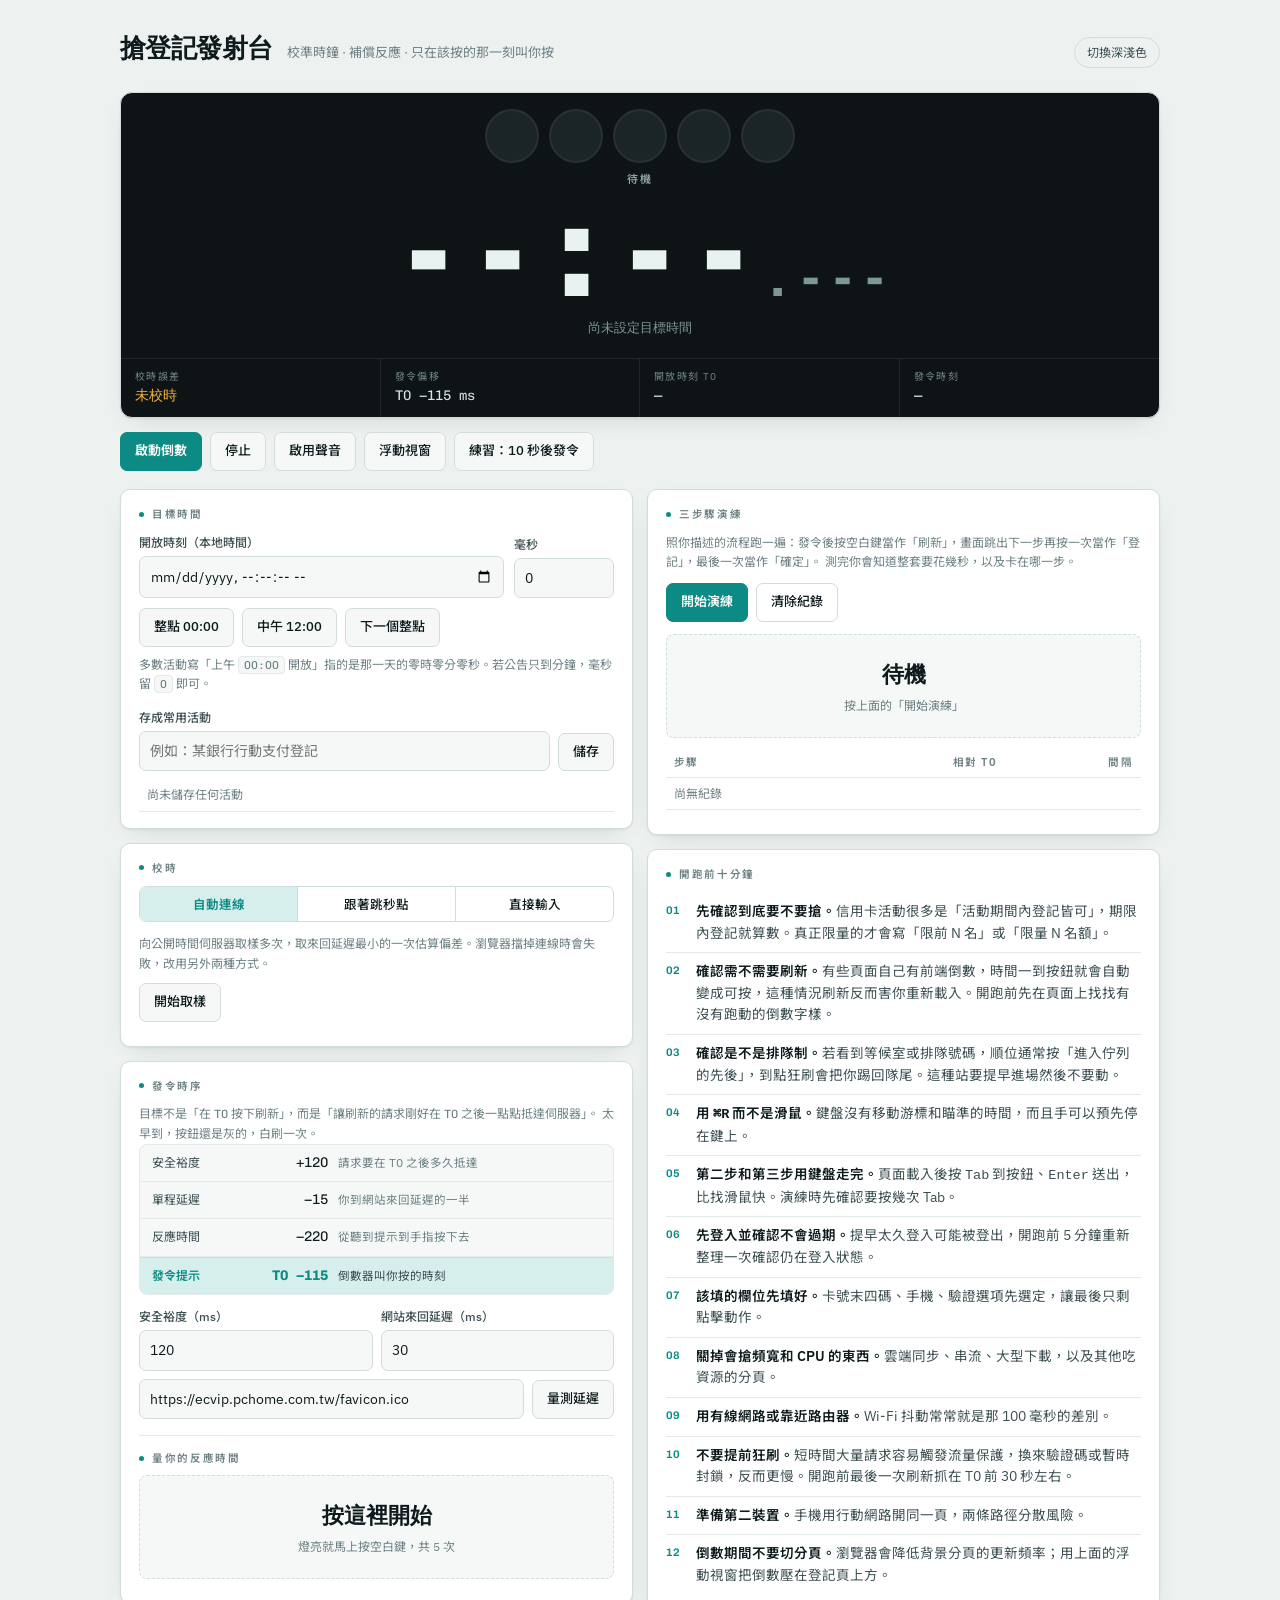
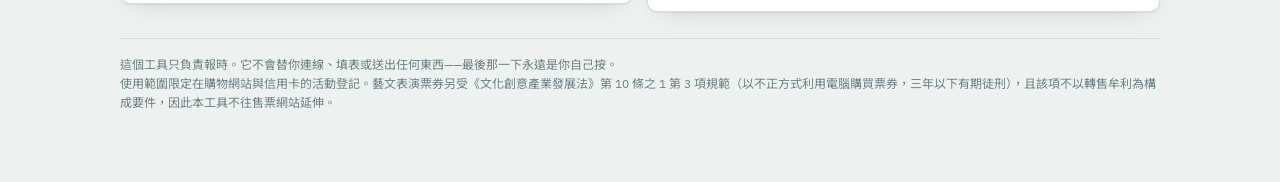
<file: grab-launcher/index.html>
<!doctype html>
<html lang="zh-Hant">
<head>
<meta charset="utf-8">
<meta name="viewport" content="width=device-width, initial-scale=1">
<title>搶登記發射台</title>
<link rel="preconnect" href="https://fonts.googleapis.com">
<link rel="preconnect" href="https://fonts.gstatic.com" crossorigin>
<link rel="stylesheet" href="https://fonts.googleapis.com/css2?family=Chivo+Mono:wght@400;600;800&family=IBM+Plex+Sans:wght@400;500;600;700&family=Noto+Sans+TC:wght@400;500;700&display=swap">
<style>
/* ============ tokens : light (base) ============ */
:root{
  --bg:#EDF1F0; --panel:#FFFFFF; --panel-2:#F5F8F7; --line:#D2DCDA; --line-soft:#E3EAE9;
  --ink:#0E1A1C; --ink-2:#3D4F52; --ink-3:#6D8083;
  --accent:#0C8B85; --accent-soft:#D6EFED;
  --amber:#B07708; --green:#17904B; --red:#CE3628;
  --lamp-off:#CDD7D6; --readout-bg:#0E1416; --readout-ink:#E8F2F1;
  --shadow:0 1px 2px rgba(14,26,28,.06),0 8px 24px -12px rgba(14,26,28,.18);
}
@media (prefers-color-scheme:dark){
  :root:not([data-theme="light"]){
    --bg:#0B1113; --panel:#141C1E; --panel-2:#101719; --line:#263335; --line-soft:#1D282A;
    --ink:#E4EDEC; --ink-2:#A9BCBB; --ink-3:#7A8E8E;
    --accent:#3FD0C9; --accent-soft:#12302F;
    --amber:#F2B23E; --green:#43D07B; --red:#FF6152;
    --lamp-off:#232F31; --readout-bg:#080D0E; --readout-ink:#E8F2F1;
    --shadow:0 1px 2px rgba(0,0,0,.4),0 12px 32px -16px rgba(0,0,0,.8);
  }
}
:root[data-theme="dark"]{
  --bg:#0B1113; --panel:#141C1E; --panel-2:#101719; --line:#263335; --line-soft:#1D282A;
  --ink:#E4EDEC; --ink-2:#A9BCBB; --ink-3:#7A8E8E;
  --accent:#3FD0C9; --accent-soft:#12302F;
  --amber:#F2B23E; --green:#43D07B; --red:#FF6152;
  --lamp-off:#232F31; --readout-bg:#080D0E; --readout-ink:#E8F2F1;
  --shadow:0 1px 2px rgba(0,0,0,.4),0 12px 32px -16px rgba(0,0,0,.8);
}

*{box-sizing:border-box}
html,body{margin:0;padding:0}
body{
  background:var(--bg); color:var(--ink);
  font-family:"IBM Plex Sans","Noto Sans TC",system-ui,-apple-system,"Helvetica Neue",sans-serif;
  font-size:15px; line-height:1.6; -webkit-font-smoothing:antialiased;
}
.wrap{max-width:1080px;margin:0 auto;padding:28px 20px 72px}

/* ============ masthead ============ */
.mast{display:flex;align-items:baseline;gap:14px;flex-wrap:wrap;margin-bottom:22px}
.mast h1{
  font-family:"Chivo Mono","IBM Plex Sans",monospace; font-weight:800;
  font-size:clamp(20px,3vw,26px); letter-spacing:-.02em; margin:0; text-wrap:balance;
}
.mast .sub{color:var(--ink-3);font-size:13px}
.mast .spacer{flex:1}
.themebtn{
  background:transparent;border:1px solid var(--line);color:var(--ink-2);
  border-radius:999px;padding:5px 12px;font:inherit;font-size:12px;cursor:pointer;
}
.themebtn:hover{border-color:var(--accent);color:var(--accent)}

/* ============ generic module ============ */
.mod{background:var(--panel);border:1px solid var(--line);border-radius:10px;padding:16px 18px;box-shadow:var(--shadow)}
.eyebrow{
  font-size:10.5px;font-weight:600;letter-spacing:.16em;text-transform:uppercase;
  color:var(--ink-3);margin:0 0 10px;display:flex;align-items:center;gap:8px;
}
.eyebrow .dot{width:5px;height:5px;border-radius:50%;background:var(--accent);flex:none}
.grid{display:flex;flex-direction:column;gap:14px;align-items:stretch}
.col{display:flex;flex-direction:column;gap:14px;min-width:0;flex:1}
@media(min-width:820px){.grid{flex-direction:row;align-items:flex-start}}

/* ============ readout module ============ */
.deck{background:var(--readout-bg);border:1px solid var(--line);border-radius:12px;overflow:hidden;box-shadow:var(--shadow);margin-bottom:14px}
.gantry{display:flex;gap:10px;justify-content:center;padding:16px 16px 6px}
.lamp{
  width:clamp(34px,7vw,54px);height:clamp(34px,7vw,54px);border-radius:50%;
  background:#1B2426;border:2px solid rgba(255,255,255,.06);
  transition:background .06s linear, box-shadow .06s linear;
}
.lamp.on{background:#FF3B2F;box-shadow:0 0 18px 2px rgba(255,59,47,.55),inset 0 -6px 12px rgba(0,0,0,.35)}

.readout{padding:2px 16px 20px;text-align:center;color:var(--readout-ink)}
.rstate{
  font-size:11px;font-weight:600;letter-spacing:.2em;text-transform:uppercase;
  color:#8DA0A0;margin-bottom:2px;
}
.rbig{
  font-family:"Chivo Mono",monospace;font-weight:800;
  font-size:clamp(52px,15vw,132px);line-height:.92;letter-spacing:-.04em;
  font-variant-numeric:tabular-nums;display:block;
}
.rbig .ms{font-size:.42em;font-weight:600;letter-spacing:-.01em;color:#7E9695;margin-left:.06em}
.rsub{font-family:"Chivo Mono",monospace;font-size:12.5px;color:#7E9695;font-variant-numeric:tabular-nums;margin-top:6px}
.deck[data-phase="go"]{background:#0A2A16;border-color:var(--green)}
.deck[data-phase="go"] .rbig{color:#5BF08F}
.deck[data-phase="go"] .rstate{color:#5BF08F}
.deck[data-phase="late"]{background:#2B0F0C}
.deck[data-phase="late"] .rbig{color:#FF8A7E}
.deck[data-phase="late"] .rstate{color:#FF8A7E}
.deck[data-phase="armed"] .rbig{color:#FFD489}

.statrow{display:grid;grid-template-columns:repeat(auto-fit,minmax(140px,1fr));border-top:1px solid rgba(255,255,255,.08)}
.stat{padding:10px 14px;border-right:1px solid rgba(255,255,255,.08)}
.stat:last-child{border-right:0}
.stat .k{font-size:10px;letter-spacing:.14em;text-transform:uppercase;color:#6F8483}
.stat .v{font-family:"Chivo Mono",monospace;font-size:14px;color:#D6E4E3;font-variant-numeric:tabular-nums}
.stat .v.warn{color:#F2B23E}
.stat .v.bad{color:#FF6152}
.stat .v.ok{color:#43D07B}

/* ============ controls ============ */
label{display:block;font-size:12px;color:var(--ink-2);font-weight:500;margin-bottom:4px}
input[type=text],input[type=number],input[type=datetime-local],select{
  width:100%;background:var(--panel-2);border:1px solid var(--line);color:var(--ink);
  border-radius:7px;padding:8px 10px;font:inherit;font-size:14px;
  font-variant-numeric:tabular-nums;
}
input:focus-visible,select:focus-visible,button:focus-visible,summary:focus-visible{
  outline:2px solid var(--accent);outline-offset:2px;
}
.row{display:flex;gap:10px;flex-wrap:wrap;align-items:flex-end}
.row>*{flex:1 1 120px;min-width:0}
.row.tight{gap:8px}
button{
  background:var(--panel-2);border:1px solid var(--line);color:var(--ink);
  border-radius:7px;padding:8px 14px;font:inherit;font-size:13px;font-weight:500;cursor:pointer;
  transition:border-color .12s,color .12s,background .12s;
}
button:hover{border-color:var(--accent);color:var(--accent)}
button.primary{background:var(--accent);border-color:var(--accent);color:#04201F;font-weight:600}
:root[data-theme="light"] button.primary,:root:not([data-theme="dark"]) button.primary{color:#fff}
@media (prefers-color-scheme:dark){:root:not([data-theme="light"]) button.primary{color:#04201F}}
:root[data-theme="dark"] button.primary{color:#04201F}
button.primary:hover{filter:brightness(1.08);color:inherit}
button.ghost{background:transparent}
.btnrow{display:flex;gap:8px;flex-wrap:wrap}
.btnrow button{flex:0 0 auto}
.hint{font-size:12px;color:var(--ink-3);margin:8px 0 0}
.hint code{font-family:"Chivo Mono",monospace;font-size:11.5px;background:var(--panel-2);padding:1px 5px;border-radius:4px;border:1px solid var(--line-soft)}
.mono{font-family:"Chivo Mono",monospace;font-variant-numeric:tabular-nums}

.seg{display:flex;border:1px solid var(--line);border-radius:7px;overflow:hidden;margin-bottom:12px}
.seg button{flex:1;border:0;border-radius:0;background:transparent;padding:7px 6px;font-size:12.5px;border-right:1px solid var(--line)}
.seg button:last-child{border-right:0}
.seg button[aria-selected="true"]{background:var(--accent-soft);color:var(--accent);font-weight:600}
.pane[hidden]{display:none}

input[type=range]{width:100%;accent-color:var(--accent)}

.formula{border:1px solid var(--line-soft);border-radius:8px;background:var(--panel-2);overflow:hidden}
.frow{display:grid;grid-template-columns:82px 84px 1fr;align-items:baseline;gap:10px;padding:7px 12px;border-bottom:1px solid var(--line-soft)}
.frow:last-child{border-bottom:0}
.frow .fk{font-size:12px;color:var(--ink-2)}
.frow .fv{font-family:"Chivo Mono",monospace;font-size:14px;font-variant-numeric:tabular-nums;text-align:right;color:var(--ink)}
.frow .fn{font-size:11.5px;color:var(--ink-3);line-height:1.4}
.frow.sum{background:var(--accent-soft);border-top:1px solid var(--line)}
.frow.sum .fk{color:var(--accent);font-weight:600}
.frow.sum .fv{color:var(--accent);font-weight:700}
.frow.sum .fn{color:var(--ink-2)}

.badge{display:inline-flex;align-items:center;gap:6px;font-size:11.5px;font-weight:600;padding:3px 9px;border-radius:999px;border:1px solid var(--line);color:var(--ink-3)}
.badge b{font-family:"Chivo Mono",monospace;font-weight:600}
.badge.ok{color:var(--green);border-color:var(--green)}
.badge.warn{color:var(--amber);border-color:var(--amber)}
.badge.bad{color:var(--red);border-color:var(--red)}

table{width:100%;border-collapse:collapse;font-size:13px}
th,td{text-align:left;padding:6px 8px;border-bottom:1px solid var(--line-soft)}
th{font-size:10.5px;letter-spacing:.12em;text-transform:uppercase;color:var(--ink-3);font-weight:600}
td.n{font-family:"Chivo Mono",monospace;font-variant-numeric:tabular-nums;text-align:right}
.tblwrap{overflow-x:auto}

ol.check{margin:0;padding-left:0;list-style:none;counter-reset:c}
ol.check li{position:relative;padding:8px 0 8px 30px;border-bottom:1px solid var(--line-soft);font-size:13.5px;color:var(--ink-2)}
ol.check li:last-child{border-bottom:0}
ol.check li::before{
  counter-increment:c;content:counter(c,decimal-leading-zero);
  position:absolute;left:0;top:9px;font-family:"Chivo Mono",monospace;font-size:11px;color:var(--accent);font-weight:600;
}
ol.check strong{color:var(--ink);font-weight:600}

.tapzone{
  border:1px dashed var(--line);border-radius:8px;background:var(--panel-2);
  padding:22px 12px;text-align:center;cursor:pointer;user-select:none;
}
.tapzone:hover{border-color:var(--accent)}
.tapzone .big{font-family:"Chivo Mono",monospace;font-size:22px;font-weight:700}
.tapzone .lbl{font-size:12px;color:var(--ink-3);margin-top:4px}
.tapzone[data-live="1"]{border-style:solid;border-color:var(--amber);background:var(--panel)}
.tapzone[data-live="go"]{border-color:var(--green);background:var(--green);color:#04201F}
.tapzone[data-live="go"] .lbl{color:#04201F}

footer{margin-top:26px;padding-top:16px;border-top:1px solid var(--line);font-size:12px;color:var(--ink-3)}
footer a{color:var(--accent)}
@media (prefers-reduced-motion:reduce){*{transition:none!important;animation:none!important}}
</style>
</head>
<body>
<div class="wrap">

  <div class="mast">
    <h1>搶登記發射台</h1>
    <span class="sub">校準時鐘 · 補償反應 · 只在該按的那一刻叫你按</span>
    <span class="spacer"></span>
    <button class="themebtn" id="themebtn" type="button">切換深淺色</button>
  </div>

  <!-- ======== READOUT ======== -->
  <div class="deck" id="deck" data-phase="idle">
    <div class="gantry" id="gantry">
      <div class="lamp"></div><div class="lamp"></div><div class="lamp"></div><div class="lamp"></div><div class="lamp"></div>
    </div>
    <div class="readout">
      <div class="rstate" id="rstate">待機</div>
      <span class="rbig" id="rbig">--:--<span class="ms">.---</span></span>
      <div class="rsub" id="rsub">尚未設定目標時間</div>
    </div>
    <div class="statrow">
      <div class="stat"><div class="k">校時誤差</div><div class="v" id="sOffset">未校時</div></div>
      <div class="stat"><div class="k">發令偏移</div><div class="v" id="sLead">—</div></div>
      <div class="stat"><div class="k">開放時刻 T0</div><div class="v" id="sTarget">—</div></div>
      <div class="stat"><div class="k">發令時刻</div><div class="v" id="sGo">—</div></div>
    </div>
  </div>

  <div class="btnrow" style="margin-bottom:18px">
    <button type="button" class="primary" id="btnArm">啟動倒數</button>
    <button type="button" id="btnStop">停止</button>
    <button type="button" id="btnSound">啟用聲音</button>
    <button type="button" id="btnPip">浮動視窗</button>
    <button type="button" id="btnDrill">練習：10 秒後發令</button>
  </div>

  <div class="grid cols2">
   <div class="col">

    <!-- ======== TARGET ======== -->
    <section class="mod">
      <p class="eyebrow"><span class="dot"></span>目標時間</p>
      <div class="row">
        <div style="flex:2 1 200px">
          <label for="dt">開放時刻（本地時間）</label>
          <input type="datetime-local" id="dt" step="1">
        </div>
        <div style="flex:0 1 100px">
          <label for="msIn">毫秒</label>
          <input type="number" id="msIn" value="0" min="0" max="999" step="1">
        </div>
      </div>
      <div class="btnrow" style="margin-top:10px">
        <button type="button" data-quick="0">整點 00:00</button>
        <button type="button" data-quick="12">中午 12:00</button>
        <button type="button" data-quick="next">下一個整點</button>
      </div>
      <p class="hint">多數活動寫「上午 <code>00:00</code> 開放」指的是那一天的零時零分零秒。若公告只到分鐘，毫秒留 <code>0</code> 即可。</p>

      <div style="margin-top:14px">
        <label for="presetName">存成常用活動</label>
        <div class="row tight">
          <input type="text" id="presetName" placeholder="例如：某銀行行動支付登記">
          <button type="button" id="btnSave" style="flex:0 0 auto">儲存</button>
        </div>
        <div class="tblwrap" style="margin-top:8px"><table id="presetTbl"><tbody></tbody></table></div>
      </div>
    </section>

    <!-- ======== CALIBRATION ======== -->
    <section class="mod">
      <p class="eyebrow"><span class="dot"></span>校時</p>
      <div class="seg" role="tablist">
        <button type="button" role="tab" data-pane="p-auto" aria-selected="true">自動連線</button>
        <button type="button" role="tab" data-pane="p-tap" aria-selected="false">跟著跳秒點</button>
        <button type="button" role="tab" data-pane="p-man" aria-selected="false">直接輸入</button>
      </div>

      <div class="pane" id="p-auto">
        <p class="hint" style="margin-top:0">向公開時間伺服器取樣多次，取來回延遲最小的一次估算偏差。瀏覽器擋掉連線時會失敗，改用另外兩種方式。</p>
        <div class="btnrow" style="margin-top:10px"><button type="button" id="btnAuto">開始取樣</button></div>
        <div id="autoLog" class="hint mono"></div>
      </div>

      <div class="pane" id="p-tap" hidden>
        <p class="hint" style="margin-top:0">另開
          <a href="https://time.stdtime.gov.tw/" target="_blank" rel="noopener">國家時間與頻率標準實驗室</a> 或
          <a href="https://time.is/" target="_blank" rel="noopener">time.is</a>，
          盯著秒數跳動，在每次跳秒的瞬間敲一下。敲 6 次以上取中位數。
        </p>
        <div class="tapzone" id="tapzone" tabindex="0" role="button">
          <div class="big" id="tapCount">0 / 6</div>
          <div class="lbl">點這裡或按空白鍵</div>
        </div>
        <div class="row tight" style="margin-top:10px">
          <button type="button" id="btnTapApply">套用</button>
          <button type="button" class="ghost" id="btnTapReset">清除</button>
        </div>
        <div id="tapLog" class="hint mono"></div>
      </div>

      <div class="pane" id="p-man" hidden>
        <label for="manOff">時鐘偏差（毫秒，正值＝電腦比標準時間快）</label>
        <div class="row tight">
          <input type="number" id="manOff" value="0" step="1">
          <button type="button" id="btnManApply" style="flex:0 0 auto">套用</button>
        </div>
        <p class="hint">Mac 開啟「自動設定日期與時間」時通常已在 ±30 毫秒內，可留 0。</p>
      </div>
    </section>

    <!-- ======== TIMING MODEL ======== -->
    <section class="mod">
      <p class="eyebrow"><span class="dot"></span>發令時序</p>
      <p class="hint" style="margin-top:0">
        目標不是「在 <span class="mono">T0</span> 按下刷新」，而是「讓刷新的請求剛好在 <span class="mono">T0</span> 之後一點點抵達伺服器」。
        太早到，按鈕還是灰的，白刷一次。
      </p>

      <div class="formula" id="formula">
        <div class="frow"><span class="fk">安全裕度</span><span class="fv" id="fMargin">+120</span><span class="fn">請求要在 T0 之後多久抵達</span></div>
        <div class="frow"><span class="fk">單程延遲</span><span class="fv" id="fOne">−15</span><span class="fn">你到網站來回延遲的一半</span></div>
        <div class="frow"><span class="fk">反應時間</span><span class="fv" id="fRt">−220</span><span class="fn">從聽到提示到手指按下去</span></div>
        <div class="frow sum"><span class="fk">發令提示</span><span class="fv" id="fCue">T0 −115</span><span class="fn">倒數器叫你按的時刻</span></div>
      </div>

      <div class="row tight" style="margin-top:12px">
        <div><label for="marginNum">安全裕度（ms）</label><input type="number" id="marginNum" value="120" step="10" min="0" max="1000"></div>
        <div><label for="rttNum">網站來回延遲（ms）</label><input type="number" id="rttNum" value="30" step="5" min="0" max="2000"></div>
      </div>
      <div class="row tight" style="margin-top:8px">
        <input type="text" id="probeUrl" value="https://ecvip.pchome.com.tw/favicon.ico" spellcheck="false">
        <button type="button" id="btnProbe" style="flex:0 0 auto">量測延遲</button>
      </div>
      <div id="probeLog" class="hint mono"></div>

      <div style="margin-top:16px;padding-top:14px;border-top:1px solid var(--line-soft)">
        <p class="eyebrow" style="margin-bottom:8px"><span class="dot"></span>量你的反應時間</p>
        <div class="tapzone" id="rtzone" tabindex="0" role="button">
          <div class="big" id="rtBig">按這裡開始</div>
          <div class="lbl" id="rtLbl">燈亮就馬上按空白鍵，共 5 次</div>
        </div>
        <div id="rtLog" class="hint mono"></div>
      </div>
    </section>

   </div>

   <div class="col">
    <!-- ======== DRILL ======== -->
    <section class="mod">
      <p class="eyebrow"><span class="dot"></span>三步驟演練</p>
      <p class="hint" style="margin-top:0">
        照你描述的流程跑一遍：發令後按空白鍵當作「刷新」，畫面跳出下一步再按一次當作「登記」，最後一次當作「確定」。
        測完你會知道整套要花幾秒，以及卡在哪一步。
      </p>
      <div class="btnrow" style="margin:12px 0">
        <button type="button" class="primary" id="btnDrill3">開始演練</button>
        <button type="button" class="ghost" id="btnDrillReset">清除紀錄</button>
      </div>
      <div class="tapzone" id="drillzone" tabindex="0" role="button">
        <div class="big" id="drillBig">待機</div>
        <div class="lbl" id="drillLbl">按上面的「開始演練」</div>
      </div>
      <div class="tblwrap" style="margin-top:10px">
        <table id="drillTbl">
          <thead><tr><th>步驟</th><th style="text-align:right">相對 T0</th><th style="text-align:right">間隔</th></tr></thead>
          <tbody></tbody>
        </table>
      </div>
      <p class="hint" id="drillNote"></p>
    </section>

    <!-- ======== CHECKLIST ======== -->
    <section class="mod">
      <p class="eyebrow"><span class="dot"></span>開跑前十分鐘</p>
      <ol class="check">
        <li><strong>先確認到底要不要搶。</strong>信用卡活動很多是「活動期間內登記皆可」，期限內登記就算數。真正限量的才會寫「限前 N 名」或「限量 N 名額」。</li>
        <li><strong>確認需不需要刷新。</strong>有些頁面自己有前端倒數，時間一到按鈕就會自動變成可按，這種情況刷新反而害你重新載入。開跑前先在頁面上找找有沒有跑動的倒數字樣。</li>
        <li><strong>確認是不是排隊制。</strong>若看到等候室或排隊號碼，順位通常按「進入佇列的先後」，到點狂刷會把你踢回隊尾。這種站要提早進場然後不要動。</li>
        <li><strong>用 <code>⌘R</code> 而不是滑鼠。</strong>鍵盤沒有移動游標和瞄準的時間，而且手可以預先停在鍵上。</li>
        <li><strong>第二步和第三步用鍵盤走完。</strong>頁面載入後按 <code>Tab</code> 到按鈕、<code>Enter</code> 送出，比找滑鼠快。演練時先確認要按幾次 Tab。</li>
        <li><strong>先登入並確認不會過期。</strong>提早太久登入可能被登出，開跑前 5 分鐘重新整理一次確認仍在登入狀態。</li>
        <li><strong>該填的欄位先填好。</strong>卡號末四碼、手機、驗證選項先選定，讓最後只剩點擊動作。</li>
        <li><strong>關掉會搶頻寬和 CPU 的東西。</strong>雲端同步、串流、大型下載，以及其他吃資源的分頁。</li>
        <li><strong>用有線網路或靠近路由器。</strong>Wi-Fi 抖動常常就是那 100 毫秒的差別。</li>
        <li><strong>不要提前狂刷。</strong>短時間大量請求容易觸發流量保護，換來驗證碼或暫時封鎖，反而更慢。開跑前最後一次刷新抓在 T0 前 30 秒左右。</li>
        <li><strong>準備第二裝置。</strong>手機用行動網路開同一頁，兩條路徑分散風險。</li>
        <li><strong>倒數期間不要切分頁。</strong>瀏覽器會降低背景分頁的更新頻率；用上面的浮動視窗把倒數壓在登記頁上方。</li>
      </ol>
    </section>
   </div>
  </div>

  <footer>
    這個工具只負責報時。它不會替你連線、填表或送出任何東西——最後那一下永遠是你自己按。<br>
    使用範圍限定在購物網站與信用卡的活動登記。藝文表演票券另受《文化創意產業發展法》第 10 條之 1 第 3 項規範（以不正方式利用電腦購買票券，三年以下有期徒刑），且該項不以轉售牟利為構成要件，因此本工具不往售票網站延伸。
  </footer>
</div>

<script>
"use strict";
(function(){
/* ---------------- storage (guarded) ---------------- */
const mem={};
const store={
  get(k){ try{ const v=localStorage.getItem(k); return v===null?(k in mem?mem[k]:null):v; }catch(e){ return (k in mem)?mem[k]:null; } },
  set(k,v){ mem[k]=v; try{ localStorage.setItem(k,v); }catch(e){} }
};

/* ---------------- clock model ---------------- */
// wall(ms) = performance.now() + perfBase + offset
let perfBase = performance.timeOrigin || (Date.now() - performance.now());
let offset = 0;              // correction, ms
let uncertainty = null;      // ± ms
function now(){ return performance.now() + perfBase + offset; }
function reanchor(){ if(!performance.timeOrigin){ const p=performance.now(), d=Date.now(); perfBase = d - p; } }

const $ = s=>document.querySelector(s);
const $$ = s=>Array.from(document.querySelectorAll(s));

/* ---------------- theme ---------------- */
const savedTheme = store.get('lt_theme');
if(savedTheme) document.documentElement.setAttribute('data-theme',savedTheme);
$('#themebtn').addEventListener('click',()=>{
  const cur=document.documentElement.getAttribute('data-theme');
  const sysDark = matchMedia('(prefers-color-scheme:dark)').matches;
  const next = cur ? (cur==='dark'?'light':'dark') : (sysDark?'light':'dark');
  document.documentElement.setAttribute('data-theme',next);
  store.set('lt_theme',next);
});

/* ---------------- audio ---------------- */
let ac=null, audioOn=false;
function initAudio(){
  if(!ac){ try{ ac = new (window.AudioContext||window.webkitAudioContext)(); }catch(e){ $('#btnSound').textContent='音效不支援'; return false; } }
  if(ac.state==='suspended') ac.resume();
  audioOn = true;
  $('#btnSound').textContent='聲音已開';
  beepAt(ac.currentTime+0.02,880,0.06,0.25);
  return true;
}
$('#btnSound').addEventListener('click',initAudio);

function beepAt(t,freq,dur,gain){
  if(!ac) return;
  const o=ac.createOscillator(), g=ac.createGain();
  o.type='square'; o.frequency.value=freq;
  g.gain.setValueAtTime(0,t);
  g.gain.linearRampToValueAtTime(gain,t+0.004);
  g.gain.setValueAtTime(gain,t+dur*0.7);
  g.gain.exponentialRampToValueAtTime(0.0001,t+dur);
  o.connect(g); g.connect(ac.destination);
  o.start(t); o.stop(t+dur+0.02);
}
// map a wall-clock ms to AudioContext seconds
function acTimeFor(wallMs){
  let best=null;
  for(let i=0;i<3;i++){
    const p=performance.now(), a=ac.currentTime;
    const w = p + perfBase + offset;
    const cand = a + (wallMs - w)/1000;
    if(best===null||cand<best) best=cand;
  }
  const lat = (ac.outputLatency||ac.baseLatency||0);
  return best - lat;
}

/* ---------------- target / lead ---------------- */
let targetWall=null, armed=false, scheduled=false;
let rtMedian  = +(store.get('lt_rt')||220);      // 反應時間
let safety    = +(store.get('lt_margin')||120);  // 安全裕度：請求要在 T0 之後多久抵達
let rttMs     = +(store.get('lt_rtt')||30);      // 到目標網站的來回延遲
let lead      = 0;                                // 發令提示比 T0 早多少（可為負）

const sgn = n => (n>=0?'+':'−')+Math.abs(Math.round(n));

function recompute(){
  const oneWay = rttMs/2;
  // 按鍵時刻（相對 T0）＝ 安全裕度 − 單程延遲
  const press = safety - oneWay;
  // 發令提示（相對 T0）＝ 按鍵時刻 − 反應時間；lead 為「提早多少」故取負號
  lead = Math.round(rtMedian - press);

  $('#fMargin').textContent = sgn(safety);
  $('#fOne').textContent    = sgn(-oneWay);
  $('#fRt').textContent     = sgn(-rtMedian);
  $('#fCue').textContent    = 'T0 '+(lead>=0?'−':'+')+Math.abs(lead);
  $('#sLead').textContent   = 'T0 '+(lead>=0?'−':'+')+Math.abs(lead)+' ms';
  $('#marginNum').value = safety;
  $('#rttNum').value = rttMs;
  store.set('lt_margin',String(safety));
  store.set('lt_rtt',String(rttMs));
  paintStats();
}
$('#marginNum').addEventListener('input',e=>{ safety=Math.max(0,Math.min(1000,+e.target.value||0)); recompute(); });
$('#rttNum').addEventListener('input',e=>{ rttMs=Math.max(0,Math.min(2000,+e.target.value||0)); recompute(); });

/* latency probe: one cache-busted image request to the target host */
$('#btnProbe').addEventListener('click',async()=>{
  const url=$('#probeUrl').value.trim(), log=$('#probeLog');
  if(!/^https?:\/\//.test(url)){ log.textContent='請填完整網址，例如 https://…/favicon.ico'; return; }
  $('#btnProbe').disabled=true; log.textContent='量測中…';
  const times=[];
  for(let i=0;i<5;i++){
    const t = await new Promise(res=>{
      const t0=performance.now(); const img=new Image(); let done=false;
      const fin=ok=>{ if(done)return; done=true; res({ms:performance.now()-t0, ok:!!ok&&img.naturalWidth>0}); };
      img.onload=()=>fin(true); img.onerror=()=>fin(false);
      setTimeout(()=>fin(false),4000);
      img.src=url+(url.includes('?')?'&':'?')+'_='+t0.toFixed(0)+Math.random().toString(36).slice(2);
    });
    times.push(t);
    await new Promise(r=>setTimeout(r,220));
  }
  $('#btnProbe').disabled=false;
  const okCount = times.filter(x=>x.ok).length;
  if(!okCount){ log.textContent='這個網址沒有回傳圖片，量到的只是失敗時間，不能採用。\n換一個該網站確實存在的圖片網址（例如網頁上任一張圖），或直接手動填延遲值。'; log.style.whiteSpace='pre-line'; return; }
  const good = times.filter(x=>x.ok).map(x=>x.ms).sort((a,b)=>a-b);
  const best=good[0], med=good[Math.floor(good.length/2)];
  rttMs = Math.round(best);
  log.textContent='成功 '+okCount+' / 5 次：'+good.map(x=>x.toFixed(0)).join(', ')+' ms\n採用最小值 '+rttMs+' ms（中位數 '+med.toFixed(0)+'）。首次連線含 DNS 與 TLS 握手會偏高，實際刷新時通常更快。';
  log.style.whiteSpace='pre-line';
  recompute();
});

function readTarget(){
  const v=$('#dt').value;
  if(!v) return null;
  const d=new Date(v);
  if(isNaN(d)) return null;
  return d.getTime() + (parseInt($('#msIn').value,10)||0);
}
function fmtClock(ms){
  const d=new Date(ms);
  const p=n=>String(n).padStart(2,'0');
  return p(d.getHours())+':'+p(d.getMinutes())+':'+p(d.getSeconds())+'.'+String(d.getMilliseconds()).padStart(3,'0');
}
function fmtDay(ms){
  const d=new Date(ms), p=n=>String(n).padStart(2,'0');
  return (d.getMonth()+1)+'/'+d.getDate()+' '+p(d.getHours())+':'+p(d.getMinutes())+':'+p(d.getSeconds());
}
function paintStats(){
  const t=readTarget();
  const sameDay = t && new Date(t).toDateString()===new Date(now()).toDateString();
  const dp = ms => (sameDay?'':(new Date(ms).getMonth()+1)+'/'+new Date(ms).getDate()+' ')+fmtClock(ms);
  $('#sTarget').textContent = t?dp(t):'—';
  $('#sGo').textContent = t?dp(t-lead):'—';
  const el=$('#sOffset');
  if(uncertainty===null && offset===0){ el.textContent='未校時'; el.className='v warn'; }
  else{
    el.textContent = (offset>=0?'+':'')+offset.toFixed(0)+' ms'+(uncertainty!==null?' ±'+Math.round(uncertainty):'');
    el.className='v '+((uncertainty!==null&&uncertainty>120)?'warn':'ok');
  }
}
['#dt','#msIn'].forEach(s=>$(s).addEventListener('input',paintStats));

$$('[data-quick]').forEach(b=>b.addEventListener('click',()=>{
  const k=b.dataset.quick, d=new Date(now());
  if(k==='next'){ d.setTime(d.getTime()+3600000); d.setMinutes(0,0,0); }
  else { d.setDate(d.getDate()+(+k===0?1:0)); d.setHours(+k,0,0,0); }
  const p=n=>String(n).padStart(2,'0');
  $('#dt').value = d.getFullYear()+'-'+p(d.getMonth()+1)+'-'+p(d.getDate())+'T'+p(d.getHours())+':'+p(d.getMinutes())+':'+p(d.getSeconds());
  $('#msIn').value=0; paintStats();
}));

/* ---------------- presets ---------------- */
function loadPresets(){ try{ return JSON.parse(store.get('lt_presets')||'[]'); }catch(e){ return []; } }
function savePresets(a){ store.set('lt_presets',JSON.stringify(a)); }
function renderPresets(){
  const tb=$('#presetTbl').querySelector('tbody'); tb.innerHTML='';
  const arr=loadPresets();
  if(!arr.length){ tb.innerHTML='<tr><td colspan="3" style="color:var(--ink-3);font-size:12px">尚未儲存任何活動</td></tr>'; return; }
  arr.forEach((p,i)=>{
    const tr=document.createElement('tr');
    tr.innerHTML='<td></td><td class="n"></td><td style="width:80px;text-align:right"></td>';
    tr.children[0].textContent=p.name;
    tr.children[1].textContent=fmtDay(p.t);
    const use=document.createElement('button'); use.textContent='帶入'; use.style.padding='3px 8px'; use.style.fontSize='12px';
    use.addEventListener('click',()=>{
      const d=new Date(p.t), q=n=>String(n).padStart(2,'0');
      $('#dt').value=d.getFullYear()+'-'+q(d.getMonth()+1)+'-'+q(d.getDate())+'T'+q(d.getHours())+':'+q(d.getMinutes())+':'+q(d.getSeconds());
      $('#msIn').value=d.getMilliseconds(); paintStats();
    });
    const del=document.createElement('button'); del.textContent='×'; del.className='ghost'; del.style.padding='3px 8px'; del.style.fontSize='12px'; del.style.marginLeft='4px';
    del.addEventListener('click',()=>{ const a=loadPresets(); a.splice(i,1); savePresets(a); renderPresets(); });
    tr.children[2].append(use,del);
    tb.appendChild(tr);
  });
}
$('#btnSave').addEventListener('click',()=>{
  const t=readTarget(), n=$('#presetName').value.trim();
  if(!t||!n){ $('#presetName').placeholder='請先填活動名稱與時間'; return; }
  const a=loadPresets(); a.push({name:n,t:t}); savePresets(a); $('#presetName').value=''; renderPresets();
});
renderPresets();

/* ---------------- calibration : tabs ---------------- */
$$('[data-pane]').forEach(b=>b.addEventListener('click',()=>{
  $$('[data-pane]').forEach(x=>{ x.setAttribute('aria-selected', x===b?'true':'false'); $('#'+x.dataset.pane).hidden = x!==b; });
}));

/* auto sync */
const SOURCES=[
  {n:'akamai', u:'https://time.akamai.com/?iso', p:async r=>Date.parse((await r.text()).trim())},
  {n:'worldtimeapi', u:'https://worldtimeapi.org/api/timezone/Etc/UTC', p:async r=>Date.parse((await r.json()).utc_datetime)},
  {n:'timeapi.io', u:'https://timeapi.io/api/Time/current/zone?timeZone=UTC', p:async r=>{const j=await r.json(); return Date.parse(j.dateTime+'Z');}}
];
$('#btnAuto').addEventListener('click',async()=>{
  const log=$('#autoLog'); log.textContent='取樣中…';
  reanchor();
  const results=[]; const lines=[];
  for(const s of SOURCES){
    let okCount=0;
    for(let i=0;i<3;i++){
      const t0=performance.now();
      try{
        const r=await fetch(s.u+(s.u.includes('?')?'&':'?')+'_='+t0.toFixed(0),{cache:'no-store'});
        const t1=performance.now();
        const server=await s.p(r);
        if(!server||isNaN(server)) throw new Error('parse');
        const rtt=t1-t0;
        const localAtT1 = t1 + perfBase;
        results.push({rtt, off:(server+rtt/2)-localAtT1, n:s.n});
        okCount++;
      }catch(e){ break; }
    }
    lines.push(s.n+': '+(okCount?okCount+' 次成功':'連不上'));
  }
  if(!results.length){ log.textContent='三個來源都連不上（瀏覽器或網路擋掉了）。請改用「跟著跳秒點」。'; return; }
  results.sort((a,b)=>a.rtt-b.rtt);
  const best=results[0];
  offset = Math.round(best.off); uncertainty = Math.round(best.rtt/2);
  lines.push('採用 '+best.n+'：偏差 '+(offset>=0?'+':'')+offset+' ms，來回 '+Math.round(best.rtt)+' ms（誤差 ±'+uncertainty+'）');
  log.textContent=lines.join('\n'); log.style.whiteSpace='pre-line';
  $('#manOff').value = -offset;
  paintStats();
});

/* tap sync */
let taps=[];
function median(a){ const s=[...a].sort((x,y)=>x-y); const m=s.length>>1; return s.length%2?s[m]:(s[m-1]+s[m])/2; }
function doTap(){
  reanchor();
  const w = performance.now()+perfBase;   // uncalibrated wall
  let frac = ((w % 1000)+1000)%1000;
  let err = frac>500 ? frac-1000 : frac;  // how far past the whole second we tapped
  taps.push(err);
  $('#tapCount').textContent = taps.length+' / 6';
  $('#tapLog').textContent = taps.map(x=>(x>=0?'+':'')+x.toFixed(0)).join('  ')+(taps.length>=3?'\n中位數 '+median(taps).toFixed(0)+' ms':'');
  $('#tapLog').style.whiteSpace='pre-line';
  const z=$('#tapzone'); z.dataset.live='1'; setTimeout(()=>z.removeAttribute('data-live'),120);
  if(ac&&audioOn) beepAt(ac.currentTime+0.005,1200,0.03,0.2);
}
$('#tapzone').addEventListener('click',doTap);
$('#btnTapReset').addEventListener('click',()=>{ taps=[]; $('#tapCount').textContent='0 / 6'; $('#tapLog').textContent=''; });
$('#btnTapApply').addEventListener('click',()=>{
  if(taps.length<3){ $('#tapLog').textContent='至少要敲 3 次'; return; }
  offset = -Math.round(median(taps));
  const spread = Math.max(...taps)-Math.min(...taps);
  uncertainty = Math.round(spread/2);
  $('#manOff').value = -offset;
  $('#tapLog').textContent += '\n已套用：偏差 '+(offset>=0?'+':'')+offset+' ms（離散度 ±'+uncertainty+'）';
  paintStats();
});
$('#btnManApply').addEventListener('click',()=>{
  offset = -(parseFloat($('#manOff').value)||0);
  uncertainty = 0; paintStats();
});

/* ---------------- reaction test ---------------- */
let rtState='idle', rtT0=0, rtSamples=[], rtTimer=null;
function rtStart(){
  rtSamples=[]; $('#rtLog').textContent=''; rtNext();
}
function rtNext(){
  if(rtSamples.length>=5){
    rtMedian = Math.round(median(rtSamples));
    store.set('lt_rt',String(rtMedian));
    $('#rtBig').textContent = rtMedian+' ms';
    $('#rtLbl').textContent = '中位數已套用到提前量';
    $('#rtzone').removeAttribute('data-live');
    recompute();
    $('#rtLog').textContent = '五次：'+rtSamples.map(x=>x.toFixed(0)).join(', ')+' ms';
    rtState='idle';
    return;
  }
  rtState='wait';
  $('#rtzone').removeAttribute('data-live');
  $('#rtBig').textContent='準備…';
  $('#rtLbl').textContent='第 '+(rtSamples.length+1)+' / 5 次，燈亮就按';
  const delay = 1200 + Math.random()*2600;
  rtTimer=setTimeout(()=>{
    rtState='go'; rtT0=performance.now();
    $('#rtzone').dataset.live='go';
    $('#rtBig').textContent='按！'; $('#rtLbl').textContent='';
    if(ac&&audioOn) beepAt(ac.currentTime+0.005,1600,0.08,0.3);
  },delay);
}
function rtHit(){
  if(rtState==='idle'){ rtStart(); return; }
  if(rtState==='wait'){ clearTimeout(rtTimer); $('#rtBig').textContent='太早了'; $('#rtLbl').textContent='重來這一次'; setTimeout(rtNext,700); return; }
  if(rtState==='go'){
    rtSamples.push(performance.now()-rtT0);
    $('#rtzone').removeAttribute('data-live');
    $('#rtBig').textContent=rtSamples[rtSamples.length-1].toFixed(0)+' ms';
    setTimeout(rtNext,600);
  }
}
$('#rtzone').addEventListener('click',rtHit);

document.addEventListener('keydown',e=>{
  if(e.code!=='Space') return;
  const a=document.activeElement;
  if(a&&a.tagName==='INPUT'&&a.type!=='range') return;
  if(drill){ e.preventDefault(); drillHit(); return; }
  if(a===$('#tapzone')){ e.preventDefault(); doTap(); return; }
  if(a===$('#rtzone')){ e.preventDefault(); rtHit(); return; }
  if(a&&/TEXTAREA|BUTTON|SELECT/.test(a.tagName)) return;
  if(!$('#p-tap').hidden){ e.preventDefault(); doTap(); }
  else if(rtState!=='idle'){ e.preventDefault(); rtHit(); }
});

/* ---------------- countdown engine ---------------- */
const deck=$('#deck'), lamps=$$('#gantry .lamp');
function setLamps(k){ lamps.forEach((l,i)=>l.classList.toggle('on', i<k)); }

function schedule(goWall){
  if(!ac||!audioOn) return;
  for(let s=5;s>=1;s--){
    const t=acTimeFor(goWall - s*1000);
    if(t>ac.currentTime+0.02) beepAt(t,880,0.07,0.22);
  }
  const g=acTimeFor(goWall);
  if(g>ac.currentTime+0.02){ beepAt(g,1760,0.30,0.35); beepAt(g+0.001,1174,0.30,0.2); }
  scheduled=true;
}

$('#btnArm').addEventListener('click',()=>{
  const t=readTarget();
  if(!t){ $('#rsub').textContent='請先設定目標時間'; return; }
  if(!ac) initAudio();
  targetWall=t; armed=true; scheduled=false; paintStats();
});
$('#btnStop').addEventListener('click',()=>{ armed=false; scheduled=false; setLamps(0); deck.dataset.phase='idle'; $('#rstate').textContent='待機'; });
$('#btnDrill').addEventListener('click',()=>{
  if(!ac) initAudio();
  targetWall = now()+10000+lead; armed=true; scheduled=false;
  $('#sTarget').textContent=fmtClock(targetWall); $('#sGo').textContent=fmtClock(targetWall-lead);
});

const origTitle = document.title;
function frame(){
  requestAnimationFrame(frame);
  if(drill && drill.step===0){
    const dz=$('#drillzone');
    if(now() >= drill.t0 - lead){
      if(dz.dataset.live!=='go'){ dz.dataset.live='go'; $('#drillBig').textContent='刷新！'; $('#drillLbl').textContent='按空白鍵'; }
    }else dz.dataset.live='1';
  }
  const big=$('#rbig'), sub=$('#rsub'), st=$('#rstate');
  if(!armed || targetWall===null){
    big.innerHTML='--:--<span class="ms">.---</span>';
    document.title = origTitle;
    if(deck.dataset.phase!=='idle'){
      deck.dataset.phase='idle'; setLamps(0);
      st.textContent='待機';
      sub.textContent = targetWall? '已停止 · 目標 '+fmtClock(targetWall) : '尚未設定目標時間';
    }
    return;
  }
  const goWall = targetWall - lead;
  const rem = goWall - now();

  if(!scheduled && rem<6500 && rem>0) schedule(goWall);

  if(rem>0){
    deck.dataset.phase = rem<5000 ? 'armed' : 'run';
    st.textContent = rem<5000 ? '準備' : '倒數中';
    const totalSec = rem/1000;
    const mm=Math.floor(totalSec/60), ss=Math.floor(totalSec%60), ms=Math.floor(rem%1000);
    const mmStr = mm>0 ? String(mm).padStart(2,'0')+':' : '';
    const ssStr = String(ss).padStart(2,'0');
    big.innerHTML = mmStr + ssStr + '<span class="ms">.'+String(ms).padStart(3,'0')+'</span>';
    document.title = `(${mmStr}${ssStr}) ` + origTitle;
    setLamps(rem<5000 ? 5-Math.floor(rem/1000) : 0);
    sub.textContent = '距離目標 '+((targetWall-now())/1000).toFixed(2)+' 秒 · 發令 '+fmtClock(goWall);
    if(document.hidden) sub.textContent='⚠︎ 分頁在背景，計時可能不準';
  }else{
    const past=-rem;
    setLamps(0);
    if(past<1500){ deck.dataset.phase='go'; st.textContent='送出'; big.innerHTML='GO'; sub.textContent='現在按'; document.title = '[ GO! ] ' + origTitle; }
    else{ deck.dataset.phase='late'; st.textContent='已過'; big.innerHTML=(past/1000).toFixed(2)+'<span class="ms">s</span>'; sub.textContent='發令後經過時間'; document.title = origTitle; }
  }
}
requestAnimationFrame(frame);

/* ---------------- three-step drill ---------------- */
const STEPS=['刷新頁面','按下登記','按下確定'];
let drill=null;  // {t0, marks:[], step}
function drillPaint(){
  const tb=$('#drillTbl').querySelector('tbody'); tb.innerHTML='';
  const marks = drill? drill.marks : (drillLast||[]);
  if(!marks.length){ tb.innerHTML='<tr><td colspan="3" style="color:var(--ink-3);font-size:12px">尚無紀錄</td></tr>'; return; }
  marks.forEach((m,i)=>{
    const tr=document.createElement('tr');
    const gap = i===0? m : m-marks[i-1];
    tr.innerHTML='<td></td><td class="n"></td><td class="n"></td>';
    tr.children[0].textContent=(i+1)+'. '+STEPS[i];
    tr.children[1].textContent=(m>=0?'+':'−')+Math.abs(m).toFixed(0)+' ms';
    tr.children[2].textContent='+'+gap.toFixed(0)+' ms';
    tb.appendChild(tr);
  });
}
let drillLast=null;
try{ drillLast=JSON.parse(store.get('lt_drill')||'null'); }catch(e){}
drillPaint();

$('#btnDrillReset').addEventListener('click',()=>{ drillLast=null; store.set('lt_drill','null'); drill=null; drillPaint(); $('#drillNote').textContent=''; });

$('#btnDrill3').addEventListener('click',()=>{
  if(!ac) initAudio();
  const t0 = now()+8000;
  drill={t0:t0, marks:[], step:0};
  targetWall=t0; armed=true; scheduled=false;
  $('#drillBig').textContent='等發令'; $('#drillLbl').textContent='聽到長音就按空白鍵';
  $('#drillNote').textContent='';
  paintStats(); drillPaint();
});

function drillHit(){
  if(!drill) return false;
  const d = now()-drill.t0;
  if(d < -1500){ $('#drillBig').textContent='太早了'; $('#drillLbl').textContent='等提示音'; return true; }
  drill.marks.push(d);
  drill.step++;
  if(ac&&audioOn) beepAt(ac.currentTime+0.005,1000+drill.step*200,0.05,0.25);
  const dz=$('#drillzone');
  if(drill.step<3){
    dz.dataset.live='1';
    $('#drillBig').textContent='第 '+(drill.step+1)+' 步';
    $('#drillLbl').textContent=STEPS[drill.step]+' — 再按一次';
  }else{
    dz.removeAttribute('data-live');
    const total=drill.marks[2];
    $('#drillBig').textContent=(total/1000).toFixed(2)+' 秒';
    $('#drillLbl').textContent='從開放到完成';
    drillLast=drill.marks.slice();
    store.set('lt_drill',JSON.stringify(drillLast));
    const slow = drill.marks.map((m,i)=>i===0?m:m-drill.marks[i-1]);
    const worst = slow.indexOf(Math.max(...slow));
    $('#drillNote').textContent='最慢的是第 '+(worst+1)+' 步（'+STEPS[worst]+'），花了 '+Math.round(slow[worst])+' ms。'
      + (drill.marks[0]<0 ? ' 第一步在 T0 之前就按了，實戰會刷到還沒開放的頁面。' : '');
    drill=null; armed=false;
  }
  drillPaint();
  return true;
}
$('#drillzone').addEventListener('click',()=>{ if(!drillHit()){ $('#btnDrill3').click(); } });

/* ---------------- picture-in-picture ---------------- */
$('#btnPip').addEventListener('click',async()=>{
  if(!('documentPictureInPicture' in window)){ $('#rsub').textContent='這個瀏覽器不支援浮動視窗（需 Chrome / Edge）'; return; }
  try{
    const w = await documentPictureInPicture.requestWindow({width:460,height:300});
    $$('link[rel="stylesheet"], style').forEach(n=>w.document.head.appendChild(n.cloneNode(true)));
    const th=document.documentElement.getAttribute('data-theme');
    if(th) w.document.documentElement.setAttribute('data-theme',th);
    w.document.body.style.background='var(--bg)';
    w.document.body.style.margin='0';
    const holder=document.createElement('div'); holder.id='pipHolder';
    deck.parentNode.insertBefore(holder,deck);
    w.document.body.appendChild(deck);
    w.addEventListener('pagehide',()=>{ holder.parentNode.insertBefore(deck,holder); holder.remove(); });
  }catch(e){ $('#rsub').textContent='浮動視窗開啟失敗'; }
});

/* ---------------- init ---------------- */
recompute();
if(store.get('lt_rt')){ $('#rtBig').textContent = rtMedian+' ms'; $('#rtLbl').textContent='上次量測結果 · 點一下重測'; }
paintStats();
setInterval(()=>{ if(!armed) reanchor(); },30000);
})();
</script>
</body>
</html>
</file>
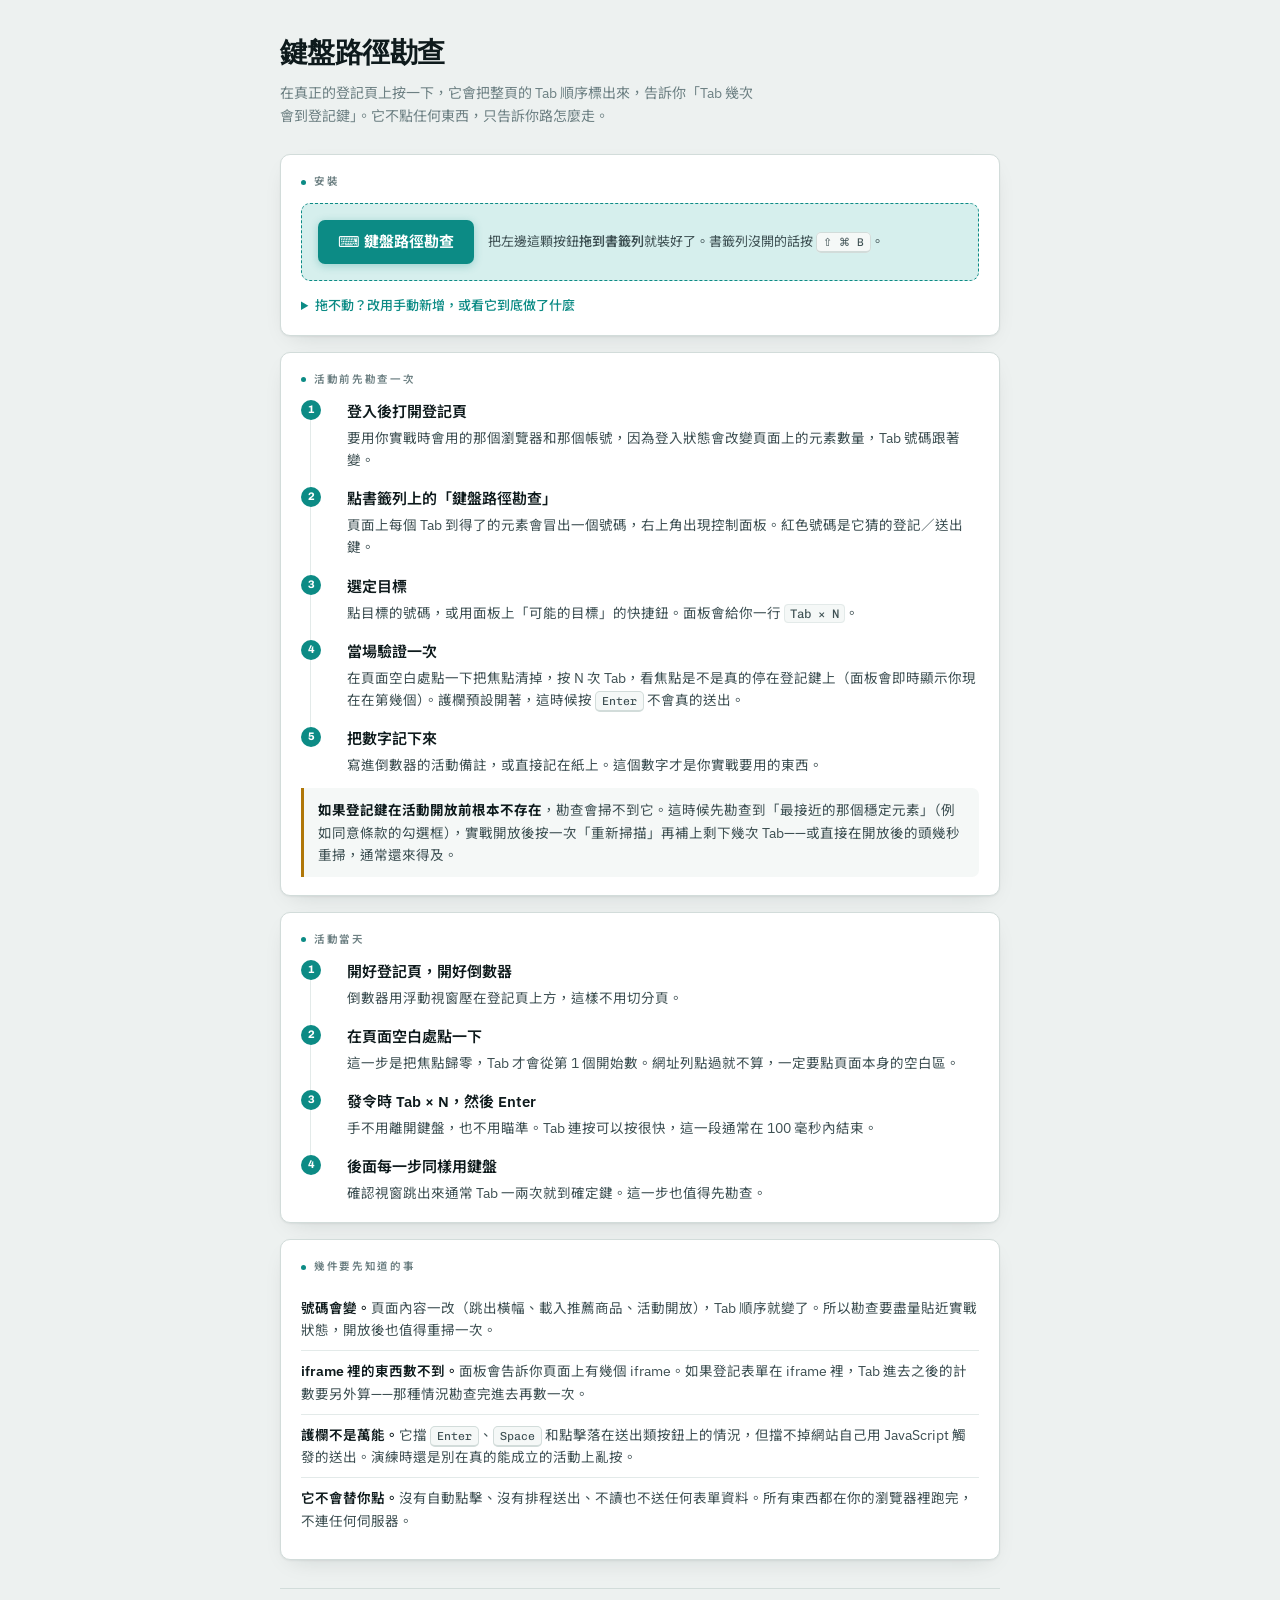
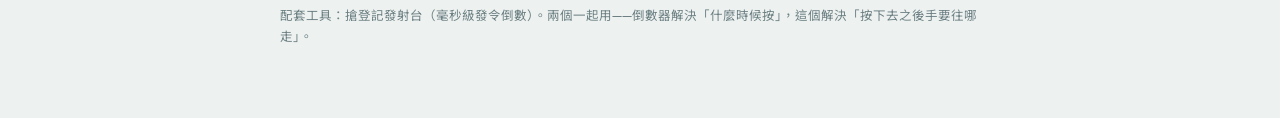
<file: key-path/index.html>
<!doctype html>
<html lang="zh-Hant">
<head>
<meta charset="utf-8">
<meta name="viewport" content="width=device-width, initial-scale=1">
<title>鍵盤路徑勘查</title>
<link rel="preconnect" href="https://fonts.googleapis.com">
<link rel="preconnect" href="https://fonts.gstatic.com" crossorigin>
<link rel="stylesheet" href="https://fonts.googleapis.com/css2?family=Chivo+Mono:wght@400;600;800&family=IBM+Plex+Sans:wght@400;500;600;700&family=Noto+Sans+TC:wght@400;500;700&display=swap">
<style>
:root{
  --bg:#EDF1F0;--panel:#FFFFFF;--panel-2:#F5F8F7;--line:#D2DCDA;--line-soft:#E3EAE9;
  --ink:#0E1A1C;--ink-2:#3D4F52;--ink-3:#6D8083;
  --accent:#0C8B85;--accent-soft:#D6EFED;--amber:#B07708;--red:#CE3628;
  --code-bg:#0E1416;--code-ink:#E8F2F1;
  --shadow:0 1px 2px rgba(14,26,28,.06),0 8px 24px -12px rgba(14,26,28,.18);
}
@media (prefers-color-scheme:dark){:root:not([data-theme="light"]){
  --bg:#0B1113;--panel:#141C1E;--panel-2:#101719;--line:#263335;--line-soft:#1D282A;
  --ink:#E4EDEC;--ink-2:#A9BCBB;--ink-3:#7A8E8E;
  --accent:#3FD0C9;--accent-soft:#12302F;--amber:#F2B23E;--red:#FF6152;
  --code-bg:#080D0E;--code-ink:#E8F2F1;
  --shadow:0 1px 2px rgba(0,0,0,.4),0 12px 32px -16px rgba(0,0,0,.8);
}}
:root[data-theme="dark"]{
  --bg:#0B1113;--panel:#141C1E;--panel-2:#101719;--line:#263335;--line-soft:#1D282A;
  --ink:#E4EDEC;--ink-2:#A9BCBB;--ink-3:#7A8E8E;
  --accent:#3FD0C9;--accent-soft:#12302F;--amber:#F2B23E;--red:#FF6152;
  --code-bg:#080D0E;--code-ink:#E8F2F1;
  --shadow:0 1px 2px rgba(0,0,0,.4),0 12px 32px -16px rgba(0,0,0,.8);
}
*{box-sizing:border-box}
html,body{margin:0;padding:0}
body{background:var(--bg);color:var(--ink);font-size:15px;line-height:1.65;-webkit-font-smoothing:antialiased;
  font-family:"IBM Plex Sans","Noto Sans TC",system-ui,-apple-system,sans-serif}
.wrap{max-width:760px;margin:0 auto;padding:30px 20px 72px}
h1{font-family:"Chivo Mono","IBM Plex Sans",monospace;font-weight:800;font-size:clamp(21px,3.4vw,28px);
  letter-spacing:-.02em;margin:0 0 6px;text-wrap:balance}
.lede{color:var(--ink-3);font-size:14px;margin:0 0 26px;max-width:60ch}
.mod{background:var(--panel);border:1px solid var(--line);border-radius:10px;padding:18px 20px;
  box-shadow:var(--shadow);margin-bottom:16px}
.eyebrow{font-size:10.5px;font-weight:600;letter-spacing:.16em;text-transform:uppercase;color:var(--ink-3);
  margin:0 0 12px;display:flex;align-items:center;gap:8px}
.eyebrow .dot{width:5px;height:5px;border-radius:50%;background:var(--accent);flex:none}
p{margin:0 0 10px}p:last-child{margin-bottom:0}
strong{font-weight:600}
code,.mono{font-family:"Chivo Mono",monospace;font-size:.92em}
code{background:var(--panel-2);border:1px solid var(--line-soft);border-radius:4px;padding:1px 5px}
kbd{font-family:"Chivo Mono",monospace;font-size:.86em;background:var(--panel-2);border:1px solid var(--line);
  border-bottom-width:2px;border-radius:5px;padding:2px 6px;white-space:nowrap}
.drag{display:flex;align-items:center;gap:14px;flex-wrap:wrap;
  background:var(--accent-soft);border:1px dashed var(--accent);border-radius:9px;padding:16px}
a.bm{display:inline-block;background:var(--accent);color:#fff;text-decoration:none;font-weight:700;font-size:15px;
  padding:10px 20px;border-radius:7px;cursor:grab;box-shadow:0 2px 8px rgba(12,139,133,.3)}
a.bm:active{cursor:grabbing}
:root[data-theme="dark"] a.bm{color:#04201F}
@media (prefers-color-scheme:dark){:root:not([data-theme="light"]) a.bm{color:#04201F}}
.drag .t{flex:1 1 220px;font-size:13px;color:var(--ink-2)}
ol.steps{counter-reset:s;list-style:none;margin:0;padding:0}
ol.steps>li{position:relative;padding:0 0 16px 36px;border-left:1px solid var(--line-soft);margin-left:9px}
ol.steps>li:last-child{border-left-color:transparent;padding-bottom:0}
ol.steps>li::before{counter-increment:s;content:counter(s);position:absolute;left:-10px;top:0;
  width:20px;height:20px;border-radius:50%;background:var(--accent);color:#fff;
  font:700 11px/20px "Chivo Mono",monospace;text-align:center}
:root[data-theme="dark"] ol.steps>li::before{color:#04201F}
@media (prefers-color-scheme:dark){:root:not([data-theme="light"]) ol.steps>li::before{color:#04201F}}
ol.steps b{display:block;font-weight:600;margin-bottom:2px}
ol.steps .d{font-size:13.5px;color:var(--ink-2)}
.callout{border-left:3px solid var(--amber);background:var(--panel-2);border-radius:0 7px 7px 0;
  padding:11px 14px;font-size:13.5px;color:var(--ink-2);margin:12px 0 0}
.callout b{color:var(--ink)}
ul.plain{margin:0;padding:0;list-style:none}
ul.plain li{padding:9px 0;border-bottom:1px solid var(--line-soft);font-size:13.5px;color:var(--ink-2)}
ul.plain li:last-child{border-bottom:0}
ul.plain b{color:var(--ink);font-weight:600}
details{margin-top:14px}
summary{cursor:pointer;font-size:13px;color:var(--accent);font-weight:500}
summary:focus-visible,a:focus-visible,button:focus-visible{outline:2px solid var(--accent);outline-offset:2px}
pre{background:var(--code-bg);color:var(--code-ink);border-radius:8px;padding:14px;overflow-x:auto;
  font-family:"Chivo Mono",monospace;font-size:11px;line-height:1.5;max-height:340px;margin:10px 0 0}
button.copy{background:var(--panel-2);border:1px solid var(--line);color:var(--ink);border-radius:6px;
  padding:6px 12px;font:inherit;font-size:12.5px;cursor:pointer;margin-top:10px}
button.copy:hover{border-color:var(--accent);color:var(--accent)}
footer{margin-top:28px;padding-top:16px;border-top:1px solid var(--line);font-size:12.5px;color:var(--ink-3)}
@media (prefers-reduced-motion:reduce){*{transition:none!important}}
</style>
</head>
<body>
<div class="wrap">
<h1>鍵盤路徑勘查</h1>
<p class="lede">在真正的登記頁上按一下，它會把整頁的 Tab 順序標出來，告訴你「Tab 幾次會到登記鍵」。它不點任何東西，只告訴你路怎麼走。</p>

<div class="mod">
  <p class="eyebrow"><span class="dot"></span>安裝</p>
  <div class="drag">
    <a class="bm" href="javascript:void(0)">⌨︎ 鍵盤路徑勘查</a>
    <div class="t">把左邊這顆按鈕<strong>拖到書籤列</strong>就裝好了。書籤列沒開的話按 <kbd>⇧ ⌘ B</kbd>。</div>
  </div>
  <details>
    <summary>拖不動？改用手動新增，或看它到底做了什麼</summary>
    <p style="font-size:13.5px;color:var(--ink-2);margin-top:10px">Chrome 選單 → 書籤 → 書籤管理員 → 右上角三點 → 新增書籤，名稱隨便填，網址貼下面複製到的那一長串。</p>
    <button class="copy" id="cp">複製書籤網址</button>
    <p style="font-size:13.5px;color:var(--ink-2);margin-top:14px">以下是完整原始碼，可以自己讀過再決定要不要用：</p>
    <pre id="src">
(function(){
  if(window.__kbScout){ window.__kbScout.toggle(); return; }
  var SEL='a[href],area[href],button,input,select,textarea,summary,[contenteditable]:not([contenteditable="false"]),[tabindex]';
  var HOT=/登記|報名|立即|馬上|我要|送出|遞交|確認|確定|同意|結帳|購買|下單|加入購物車|領取|索取|參加|申請|submit|apply|join|register/i;
  function vis(el){
    if(el.disabled) return false;
    if(el.getAttribute('aria-hidden')==='true') return false;
    if(el.type==='hidden') return false;
    var r=el.getBoundingClientRect();
    if(r.width===0&amp;&amp;r.height===0) return false;
    var cs=getComputedStyle(el);
    if(cs.visibility==='hidden'||cs.display==='none'||cs.opacity==='0') return false;
    return true;
  }
  function tabbable(el){
    var ti=el.getAttribute('tabindex');
    if(ti!==null&amp;&amp;parseInt(ti,10)&lt;0) return false;
    return vis(el);
  }
  function label(el){
    var t=(el.getAttribute('aria-label')||'').trim();
    var tag=el.tagName.toLowerCase();
    var formish = tag==='select'||tag==='textarea'||(tag==='input'&amp;&amp;!/submit|button|image/.test(el.type||''));
    if(!t&amp;&amp;formish){
      var lb=null;
      try{ lb = el.id?document.querySelector('label[for="'+CSS.escape(el.id)+'"]'):null; }catch(e){}
      if(!lb&amp;&amp;el.closest) lb=el.closest('label');
      if(lb) t=(lb.innerText||'').replace(/\s+/g,' ').trim();
      if(!t&amp;&amp;tag==='select'&amp;&amp;el.selectedOptions&amp;&amp;el.selectedOptions[0]) t='選單：'+el.selectedOptions[0].text.trim();
    }
    if(!t&amp;&amp;!formish) t=(el.innerText||'').replace(/\s+/g,' ').trim();
    if(!t) t=(el.value||'').trim();
    if(!t) t=(el.getAttribute('title')||el.getAttribute('alt')||el.getAttribute('placeholder')||'').trim();
    if(!t) t='&lt;'+el.tagName.toLowerCase()+'&gt;';
    return t.length&gt;28?t.slice(0,28)+'…':t;
  }
  function scan(){
    var all=[].slice.call(document.querySelectorAll(SEL)).filter(tabbable);
    var pos=[],nat=[];
    all.forEach(function(el){
      var ti=parseInt(el.getAttribute('tabindex')||'0',10);
      (ti&gt;0?pos:nat).push({el:el,ti:ti});
    });
    pos.sort(function(a,b){return a.ti-b.ti;});
    return pos.concat(nat).map(function(o,i){
      return {el:o.el,n:i+1,name:label(o.el),hot:HOT.test(label(o.el))||HOT.test(o.el.className||'')};
    });
  }
  var host=document.createElement('div');
  host.style.cssText='position:fixed;inset:0;z-index:2147483647;pointer-events:none';
  document.documentElement.appendChild(host);
  var sr=host.attachShadow({mode:'open'});
  sr.innerHTML='&lt;style&gt;'+
  '*{box-sizing:border-box;font-family:-apple-system,"Noto Sans TC",system-ui,sans-serif}'+
  '.badge{position:fixed;pointer-events:auto;cursor:pointer;background:#0C8B85;color:#fff;font:600 11px/1 monospace;'+
  'padding:3px 5px;border-radius:4px;box-shadow:0 1px 4px rgba(0,0,0,.4);transform:translate(-50%,-50%);white-space:nowrap}'+
  '.badge.hot{background:#CE3628}'+
  '.badge.tgt{background:#111;outline:2px solid #F2B23E}'+
  '.ring{position:fixed;pointer-events:none;border:2px solid #0C8B85;border-radius:4px}'+
  '.ring.hot{border-color:#CE3628}'+
  '.ring.tgt{border-color:#F2B23E;border-width:3px;box-shadow:0 0 0 3px rgba(242,178,62,.25)}'+
  '.ring.cur{border-color:#7C3AED;border-style:dashed}'+
  '#p{position:fixed;top:12px;right:12px;width:288px;pointer-events:auto;background:#0E1416;color:#E4EDEC;'+
  'border:1px solid #263335;border-radius:10px;box-shadow:0 10px 34px rgba(0,0,0,.5);font-size:13px;overflow:hidden}'+
  '#p h4{margin:0;padding:9px 12px;font-size:12px;letter-spacing:.1em;background:#141C1E;border-bottom:1px solid #263335;'+
  'display:flex;align-items:center;gap:8px}'+
  '#p h4 b{flex:1;font-weight:700}'+
  '#p .bd{padding:10px 12px;max-height:60vh;overflow:auto}'+
  '.big{font:800 26px/1.1 monospace;color:#3FD0C9;margin:2px 0 2px}'+
  '.mut{color:#8DA0A0;font-size:11.5px;line-height:1.55}'+
  '.rec{background:#12211F;border:1px solid #1E3B38;border-radius:7px;padding:9px 10px;margin:8px 0}'+
  'button{background:#1A2427;color:#E4EDEC;border:1px solid #2E3C3F;border-radius:6px;padding:5px 9px;'+
  'font-size:12px;cursor:pointer;margin:2px 3px 2px 0}'+
  'button:hover{border-color:#3FD0C9;color:#3FD0C9}'+
  'button.on{background:#3FD0C9;color:#04201F;border-color:#3FD0C9;font-weight:700}'+
  'button.x{background:transparent;border:0;color:#8DA0A0;font-size:16px;padding:0 4px;margin:0}'+
  '#toast{position:fixed;left:50%;top:18%;transform:translateX(-50%);background:#CE3628;color:#fff;'+
  'padding:10px 16px;border-radius:8px;font-weight:700;font-size:14px;box-shadow:0 6px 24px rgba(0,0,0,.5);display:none}'+
  'ol{margin:6px 0 0;padding-left:17px}li{margin:3px 0;color:#A9BCBB;font-size:11.5px;line-height:1.5}'+
  '&lt;/style&gt;'+
  '&lt;div id="rings"&gt;&lt;/div&gt;&lt;div id="badges"&gt;&lt;/div&gt;&lt;div id="toast"&gt;&lt;/div&gt;'+
  '&lt;div id="p"&gt;&lt;h4&gt;&lt;b&gt;鍵盤路徑勘查&lt;/b&gt;'+
  '&lt;button class="x" id="min"&gt;–&lt;/button&gt;&lt;button class="x" id="close"&gt;×&lt;/button&gt;&lt;/h4&gt;'+
  '&lt;div class="bd" id="bd"&gt;&lt;/div&gt;&lt;/div&gt;';
  var $=function(s){return sr.querySelector(s);};
  var items=[], target=null, guard=true, live=true, minimized=false;
  function toast(msg){
    var t=$('#toast'); t.textContent=msg; t.style.display='block';
    clearTimeout(t._h); t._h=setTimeout(function(){t.style.display='none';},1600);
  }
  function curIndex(){
    var a=document.activeElement;
    if(!a||a===document.body) return 0;
    for(var i=0;i&lt;items.length;i++) if(items[i].el===a) return items[i].n;
    return -1;
  }
  function draw(){
    var rings=$('#rings'), badges=$('#badges');
    rings.innerHTML=''; badges.innerHTML='';
    if(minimized) return;
    var ci=curIndex();
    items.forEach(function(it){
      var r=it.el.getBoundingClientRect();
      if(r.bottom&lt;0||r.top&gt;innerHeight||r.width===0) return;
      var cls=it===target?'tgt':(it.hot?'hot':'');
      var ring=document.createElement('div');
      ring.className='ring '+cls+(it.n===ci?' cur':'');
      ring.style.cssText='left:'+r.left+'px;top:'+r.top+'px;width:'+r.width+'px;height:'+r.height+'px';
      rings.appendChild(ring);
      var b=document.createElement('div');
      b.className='badge '+cls;
      b.textContent=it.n;
      b.style.cssText='left:'+r.left+'px;top:'+r.top+'px';
      b.title=it.name;
      b.addEventListener('click',function(e){e.preventDefault();e.stopPropagation();setTarget(it);});
      badges.appendChild(b);
    });
  }
  function recipe(){
    if(!target) return '&lt;div class="mut"&gt;點畫面上任一個號碼，把它設成目標。紅色的是我猜的登記／送出鍵。&lt;/div&gt;';
    var ci=curIndex();
    var left = ci&gt;=0 ? target.n-ci : null;
    var s='&lt;div class="rec"&gt;&lt;div class="mut"&gt;目標&lt;/div&gt;&lt;div style="font-weight:700;margin:2px 0 6px"&gt;'+
    target.n+'. '+target.name.replace(/&lt;/g,'&amp;lt;')+'&lt;/div&gt;'+
    '&lt;div class="mut"&gt;實戰動作&lt;/div&gt;&lt;div class="big"&gt;Tab × '+target.n+'&lt;/div&gt;'+
    '&lt;div class="mut"&gt;先在頁面空白處點一下把焦點清掉，再按 '+target.n+' 次 Tab，然後 Enter。&lt;/div&gt;&lt;/div&gt;';
    if(ci&gt;=0) s+='&lt;div class="mut"&gt;目前焦點在第 '+(ci||'—')+' 個'+(left!==null&amp;&amp;left&gt;0?'，還要 Tab '+left+' 次':(left===0?'，就是這個':''))+'。&lt;/div&gt;';
    else s+='&lt;div class="mut"&gt;目前焦點不在掃描清單裡（可能在 iframe 或網址列）。&lt;/div&gt;';
    return s;
  }
  function render(){
    if(minimized){ $('#bd').innerHTML='&lt;div class="mut"&gt;已收起，點 – 展開。&lt;/div&gt;'; return; }
    var ifr=document.querySelectorAll('iframe').length;
    var hots=items.filter(function(i){return i.hot;}).slice(0,6);
    var chips = hots.length? '&lt;div class="mut" style="margin-top:8px"&gt;可能的目標&lt;/div&gt;&lt;div&gt;'+hots.map(function(h){
      return '&lt;button data-n="'+h.n+'"&gt;'+h.n+'. '+h.name.replace(/&lt;/g,'&amp;lt;')+'&lt;/button&gt;';
    }).join('')+'&lt;/div&gt;' : '';
    $('#bd').innerHTML=
    '&lt;div class="mut"&gt;掃到 &lt;b style="color:#E4EDEC"&gt;'+items.length+'&lt;/b&gt; 個可用 Tab 到達的元素'+
    (ifr?'，另有 '+ifr+' 個 iframe（裡面的按鈕數不到，見下方說明）':'')+'。&lt;/div&gt;'+
    recipe()+chips+
    '&lt;div style="margin-top:8px"&gt;'+
    '&lt;button id="rescan"&gt;重新掃描&lt;/button&gt;'+
    '&lt;button id="gd" class="'+(guard?'on':'')+'"&gt;'+(guard?'✓ 演練護欄開':'演練護欄關')+'&lt;/button&gt;'+
    '&lt;button id="clr"&gt;清除目標&lt;/button&gt;&lt;/div&gt;'+
    '&lt;ol&gt;&lt;li&gt;頁面內容變動後（例如活動開放、按鈕才出現）要按「重新掃描」，號碼會變。&lt;/li&gt;'+
    '&lt;li&gt;演練護欄開著時，Enter／空白鍵落在送出類按鈕上會被擋下來，可以安心在真的頁面上練。&lt;/li&gt;'+
    '&lt;li&gt;這個工具不會替你點任何東西，也不送出任何資料。&lt;/li&gt;&lt;/ol&gt;';
    $('#rescan').onclick=function(){ items=scan(); if(target&amp;&amp;items.indexOf(target)&lt;0) target=null; render(); draw(); };
    $('#gd').onclick=function(){ guard=!guard; render(); };
    $('#clr').onclick=function(){ target=null; render(); draw(); };
    [].forEach.call(sr.querySelectorAll('[data-n]'),function(b){
      b.onclick=function(){ var n=+b.getAttribute('data-n');
      for(var i=0;i&lt;items.length;i++) if(items[i].n===n){ setTarget(items[i]); return; } };
    });
  }
  function setTarget(it){ target=it; render(); draw(); }
  $('#close').onclick=function(){ api.destroy(); };
  $('#min').onclick=function(){ minimized=!minimized; $('#p').style.width=minimized?'160px':'288px'; render(); draw(); };
  function keyGuard(e){
    if(!guard) return;
    if(e.key!=='Enter'&amp;&amp;e.key!==' ') return;
    var a=document.activeElement; if(!a) return;
    var tag=a.tagName.toLowerCase();
    var isSubmit = tag==='button' || (tag==='input'&amp;&amp;/submit|button|image/.test(a.type||'')) ||
    a.getAttribute('role')==='button' || (tag==='a'&amp;&amp;HOT.test(label(a)));
    if(!isSubmit) return;
    e.preventDefault(); e.stopImmediatePropagation();
    toast('演練護欄擋下了這次送出');
  }
  function clickGuard(e){
    if(!guard) return;
    var a=e.target.closest?e.target.closest('button,input[type=submit],[role=button]'):null;
    if(!a) return;
    if(!HOT.test(label(a))) return;
    e.preventDefault(); e.stopImmediatePropagation();
    toast('演練護欄擋下了這次點擊');
  }
  addEventListener('keydown',keyGuard,true);
  addEventListener('click',clickGuard,true);
  var raf=null;
  function tick(){ if(live){ draw(); } raf=requestAnimationFrame(tick); }
  function onFocus(){ render(); draw(); }
  addEventListener('focusin',onFocus,true);
  addEventListener('focusout',onFocus,true);
  var api={
    toggle:function(){ minimized=!minimized; render(); draw(); },
    destroy:function(){
      cancelAnimationFrame(raf);
      removeEventListener('keydown',keyGuard,true);
      removeEventListener('click',clickGuard,true);
      removeEventListener('focusin',onFocus,true);
      removeEventListener('focusout',onFocus,true);
      host.remove(); delete window.__kbScout;
    }
  };
  window.__kbScout=api;
  items=scan(); render(); tick();
})();
</pre>
  </details>
</div>

<div class="mod">
  <p class="eyebrow"><span class="dot"></span>活動前先勘查一次</p>
  <ol class="steps">
    <li><b>登入後打開登記頁</b><div class="d">要用你實戰時會用的那個瀏覽器和那個帳號，因為登入狀態會改變頁面上的元素數量，Tab 號碼跟著變。</div></li>
    <li><b>點書籤列上的「鍵盤路徑勘查」</b><div class="d">頁面上每個 Tab 到得了的元素會冒出一個號碼，右上角出現控制面板。紅色號碼是它猜的登記／送出鍵。</div></li>
    <li><b>選定目標</b><div class="d">點目標的號碼，或用面板上「可能的目標」的快捷鈕。面板會給你一行 <code>Tab × N</code>。</div></li>
    <li><b>當場驗證一次</b><div class="d">在頁面空白處點一下把焦點清掉，按 N 次 Tab，看焦點是不是真的停在登記鍵上（面板會即時顯示你現在在第幾個）。護欄預設開著，這時候按 <kbd>Enter</kbd> 不會真的送出。</div></li>
    <li><b>把數字記下來</b><div class="d">寫進倒數器的活動備註，或直接記在紙上。這個數字才是你實戰要用的東西。</div></li>
  </ol>
  <div class="callout"><b>如果登記鍵在活動開放前根本不存在</b>，勘查會掃不到它。這時候先勘查到「最接近的那個穩定元素」（例如同意條款的勾選框），實戰開放後按一次「重新掃描」再補上剩下幾次 Tab——或直接在開放後的頭幾秒重掃，通常還來得及。</div>
</div>

<div class="mod">
  <p class="eyebrow"><span class="dot"></span>活動當天</p>
  <ol class="steps">
    <li><b>開好登記頁，開好倒數器</b><div class="d">倒數器用浮動視窗壓在登記頁上方，這樣不用切分頁。</div></li>
    <li><b>在頁面空白處點一下</b><div class="d">這一步是把焦點歸零，Tab 才會從第 1 個開始數。網址列點過就不算，一定要點頁面本身的空白區。</div></li>
    <li><b>發令時 Tab × N，然後 Enter</b><div class="d">手不用離開鍵盤，也不用瞄準。Tab 連按可以按很快，這一段通常在 100 毫秒內結束。</div></li>
    <li><b>後面每一步同樣用鍵盤</b><div class="d">確認視窗跳出來通常 Tab 一兩次就到確定鍵。這一步也值得先勘查。</div></li>
  </ol>
</div>

<div class="mod">
  <p class="eyebrow"><span class="dot"></span>幾件要先知道的事</p>
  <ul class="plain">
    <li><b>號碼會變。</b>頁面內容一改（跳出橫幅、載入推薦商品、活動開放），Tab 順序就變了。所以勘查要盡量貼近實戰狀態，開放後也值得重掃一次。</li>
    <li><b>iframe 裡的東西數不到。</b>面板會告訴你頁面上有幾個 iframe。如果登記表單在 iframe 裡，Tab 進去之後的計數要另外算——那種情況勘查完進去再數一次。</li>
    <li><b>護欄不是萬能。</b>它擋 <kbd>Enter</kbd>、<kbd>Space</kbd> 和點擊落在送出類按鈕上的情況，但擋不掉網站自己用 JavaScript 觸發的送出。演練時還是別在真的能成立的活動上亂按。</li>
    <li><b>它不會替你點。</b>沒有自動點擊、沒有排程送出、不讀也不送任何表單資料。所有東西都在你的瀏覽器裡跑完，不連任何伺服器。</li>
  </ul>
</div>

<footer>
配套工具：搶登記發射台（毫秒級發令倒數）。兩個一起用——倒數器解決「什麼時候按」，這個解決「按下去之後手要往哪走」。
</footer>
</div>
<script>
(function(){
  const src = document.getElementById('src').textContent.trim();
  // 書籤列小工具需要將整段程式碼編碼，避免瀏覽器解析錯誤
  const url = 'javascript:' + encodeURIComponent(src);
  const bm = document.querySelector('a.bm');
  bm.setAttribute('href', url);

  document.getElementById('cp').addEventListener('click', function(){
    const t = this;
    navigator.clipboard.writeText(url).then(function(){
      t.textContent = '已複製'; 
      setTimeout(function(){ t.textContent = '複製書籤網址'; }, 1600);
    }, function(){ 
      t.textContent = '複製失敗，請手動選取下方原始碼'; 
    });
  });
})();
</script>
</body>
</html>
</file>
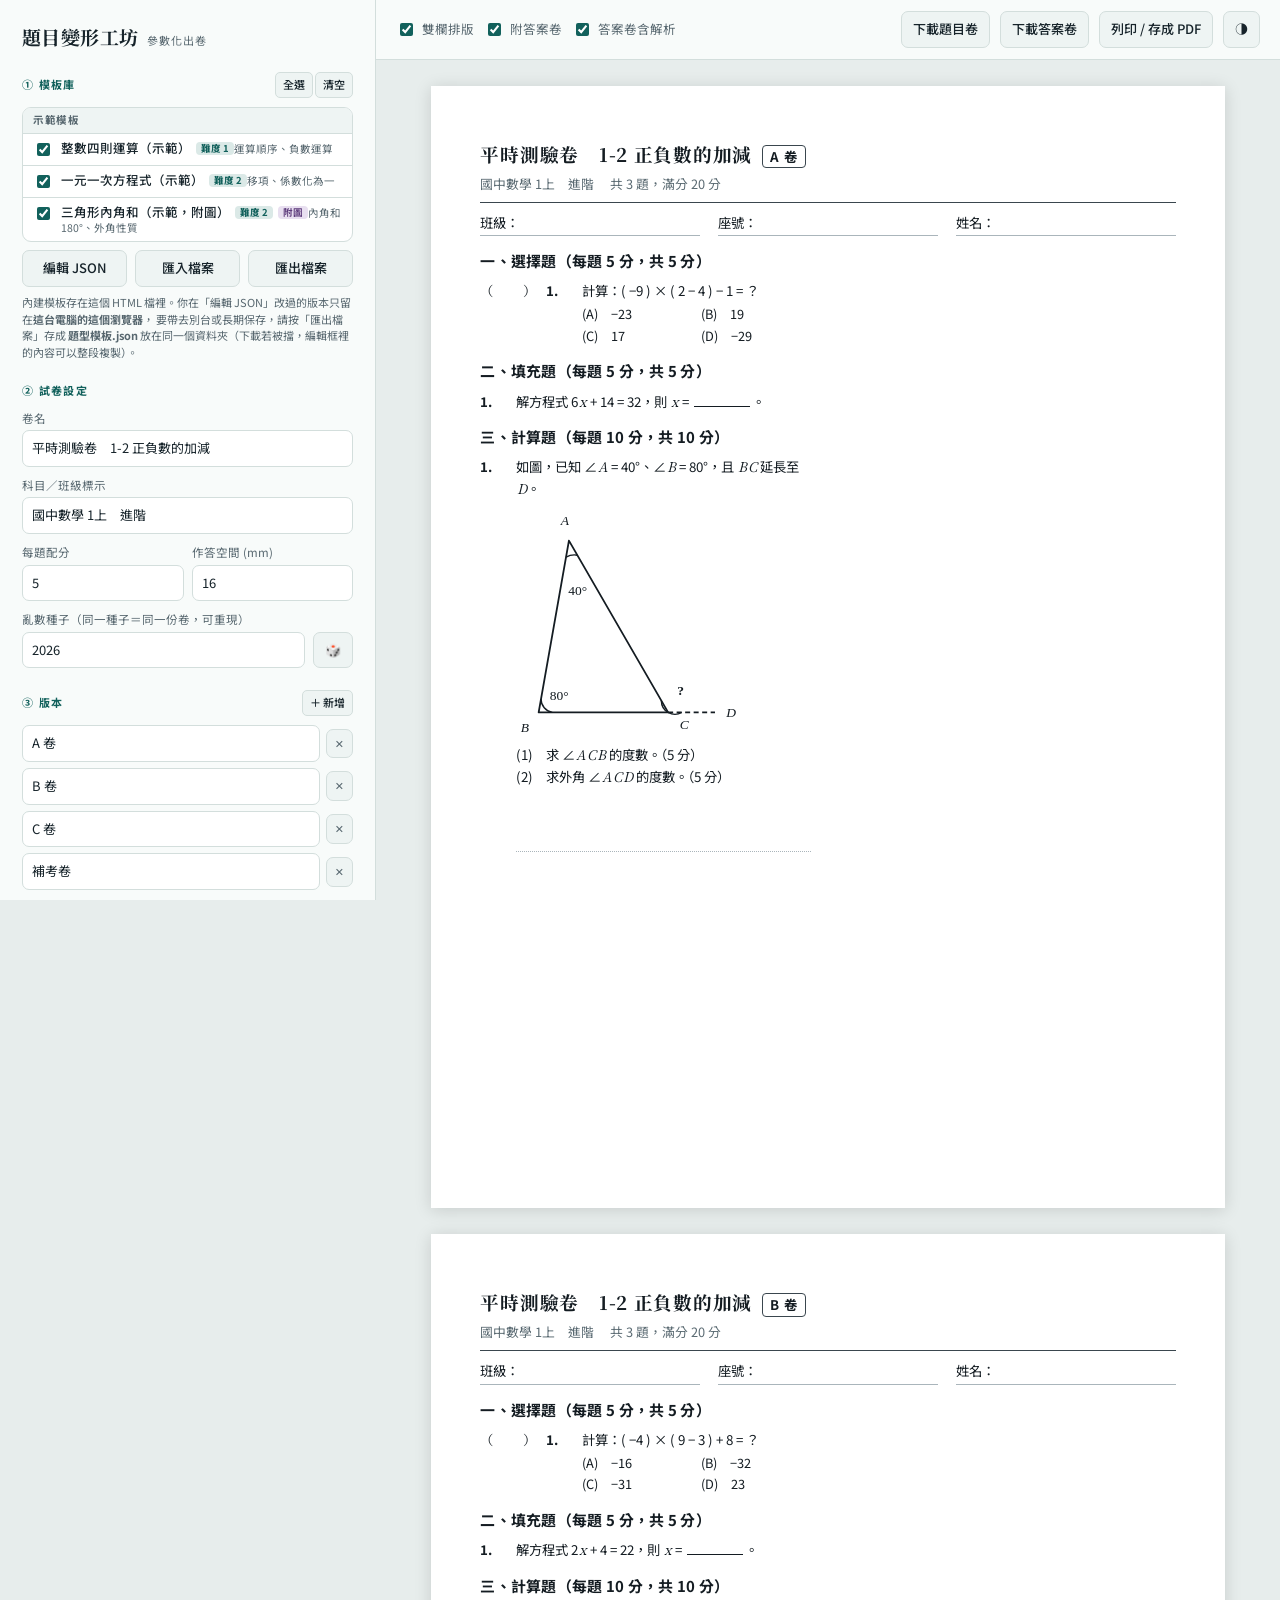
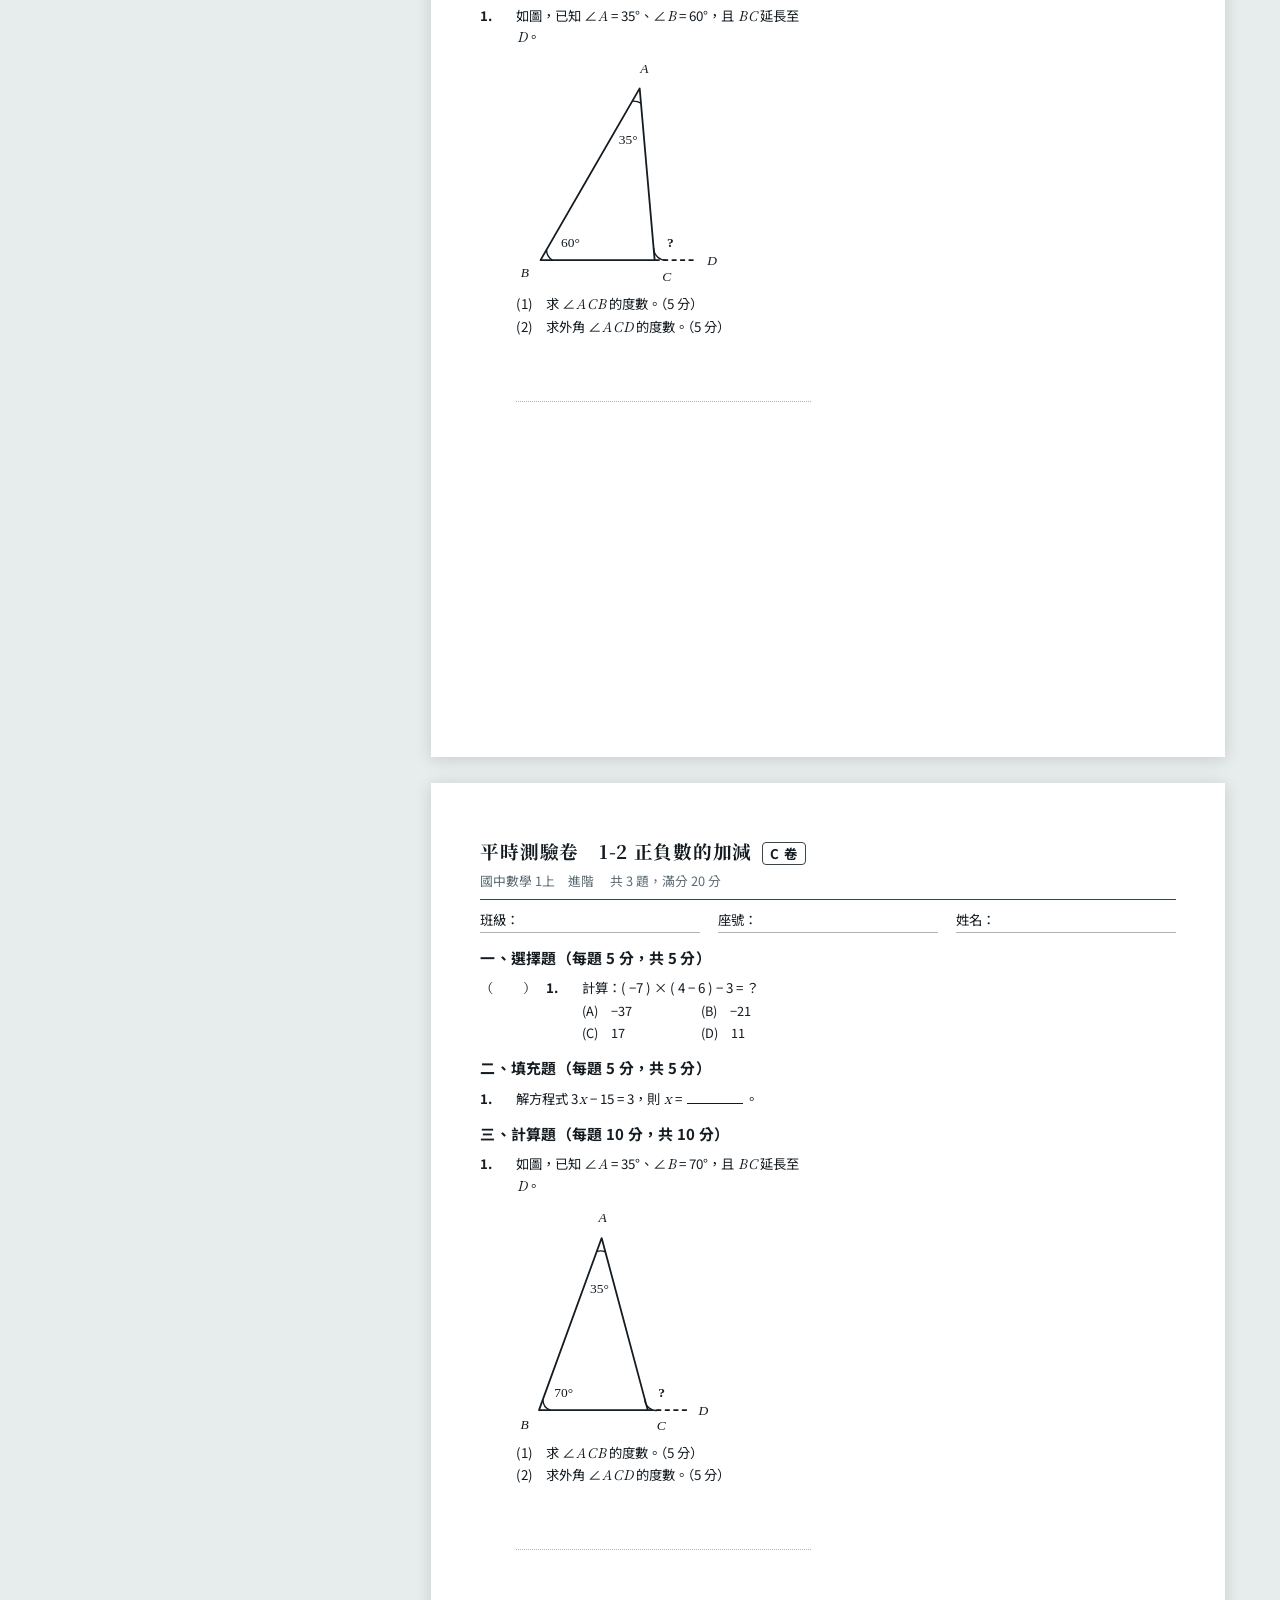
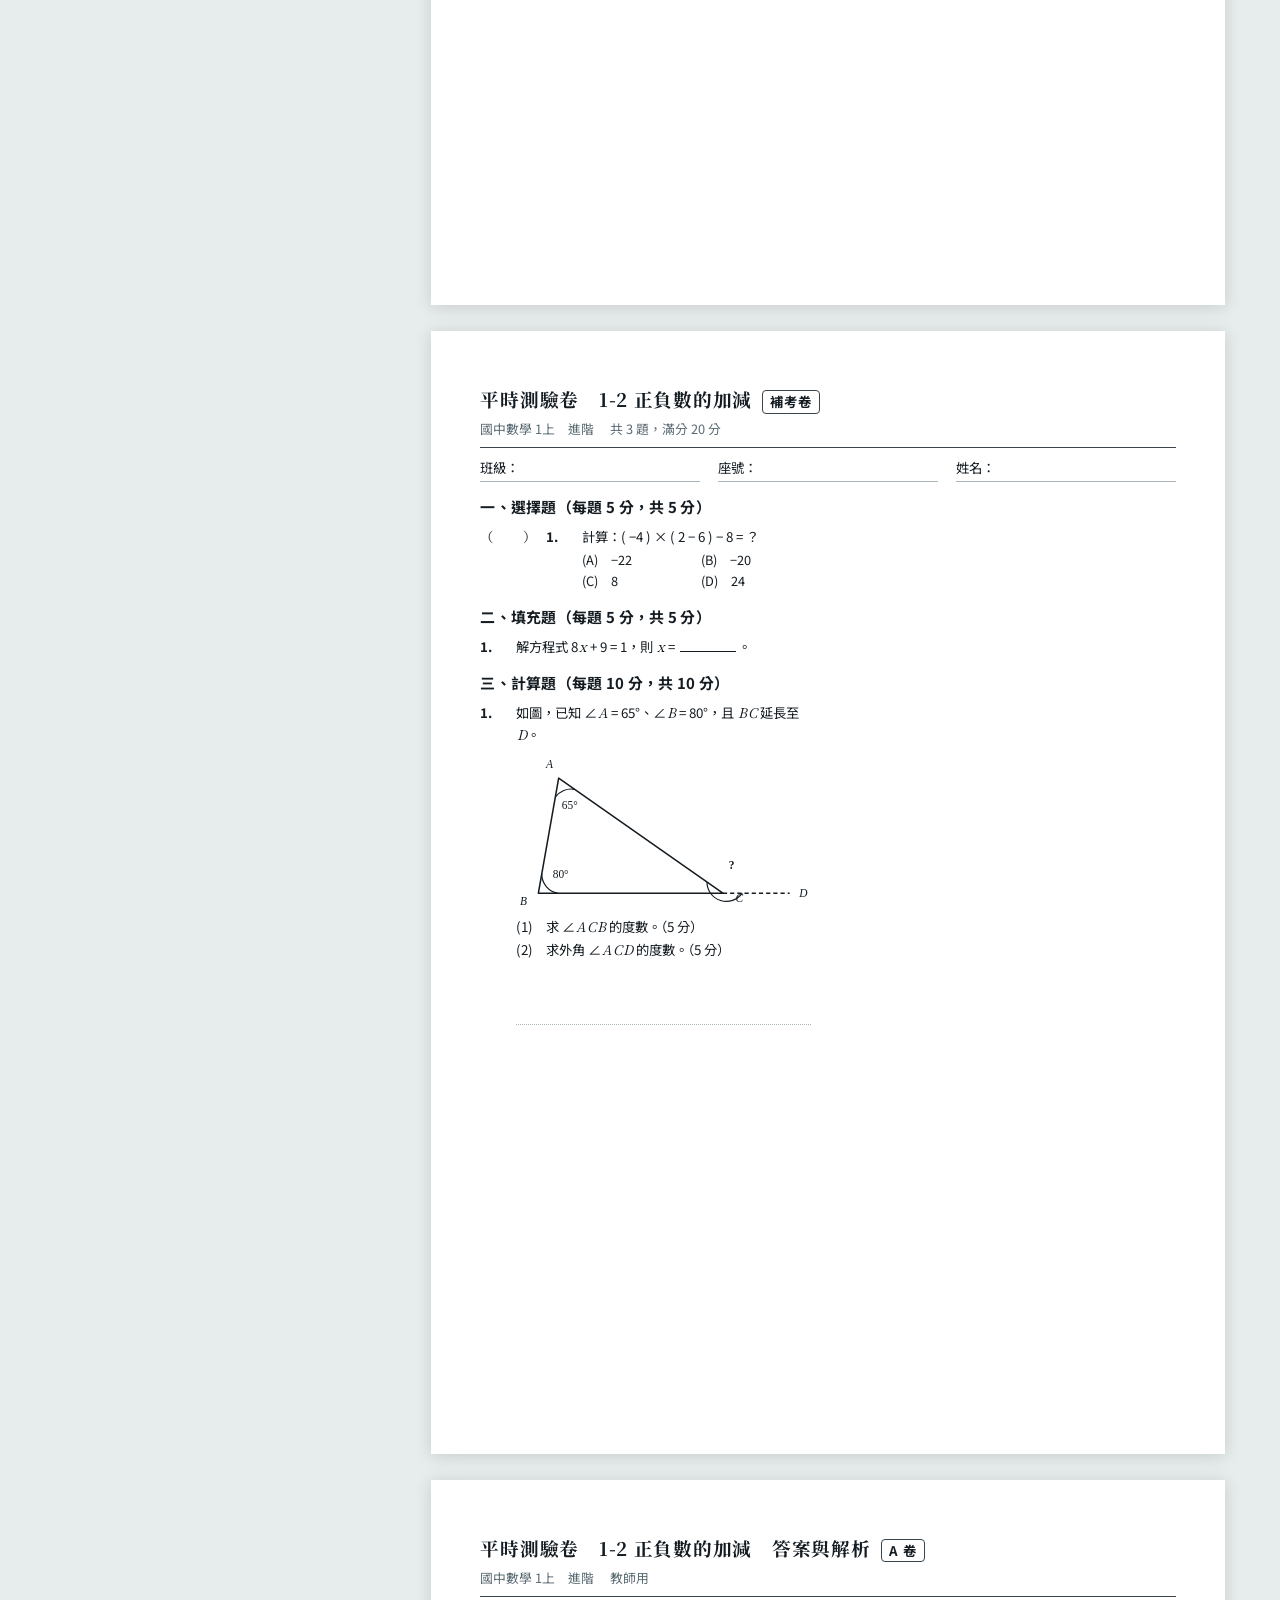
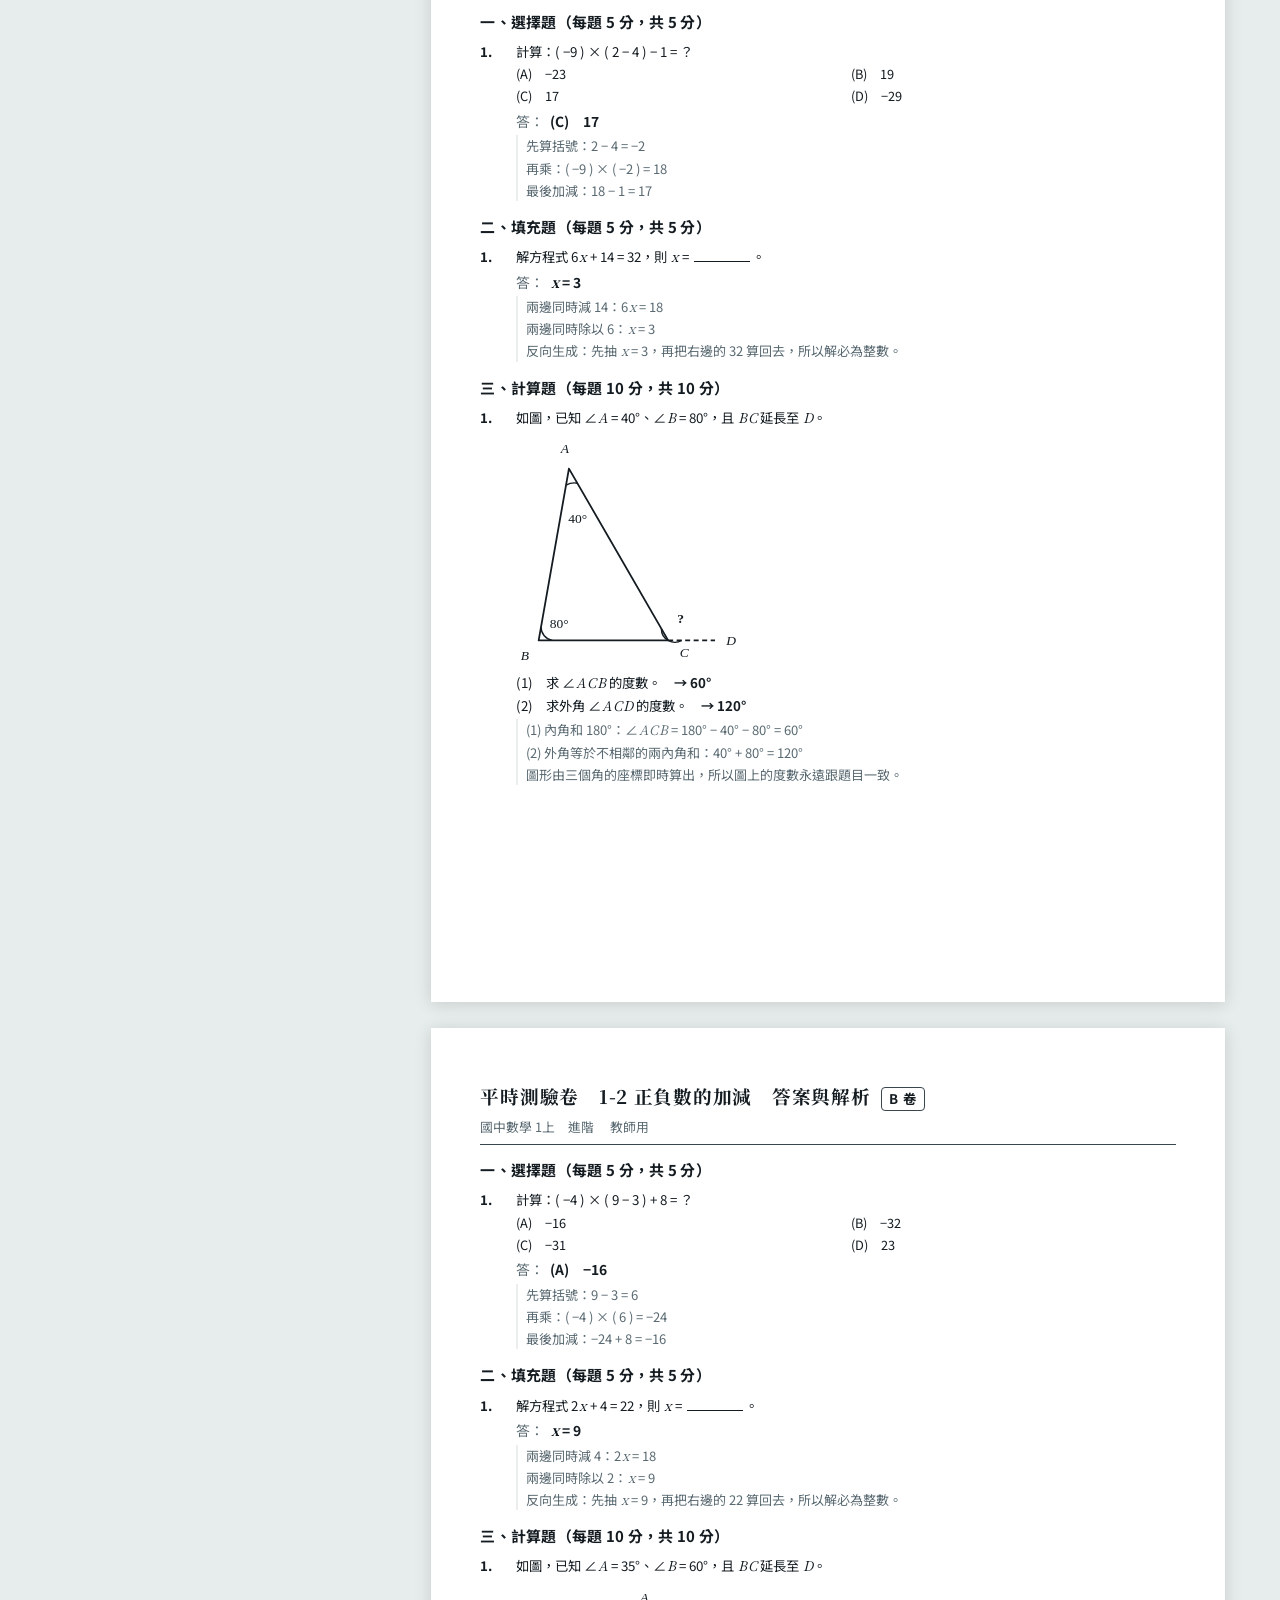
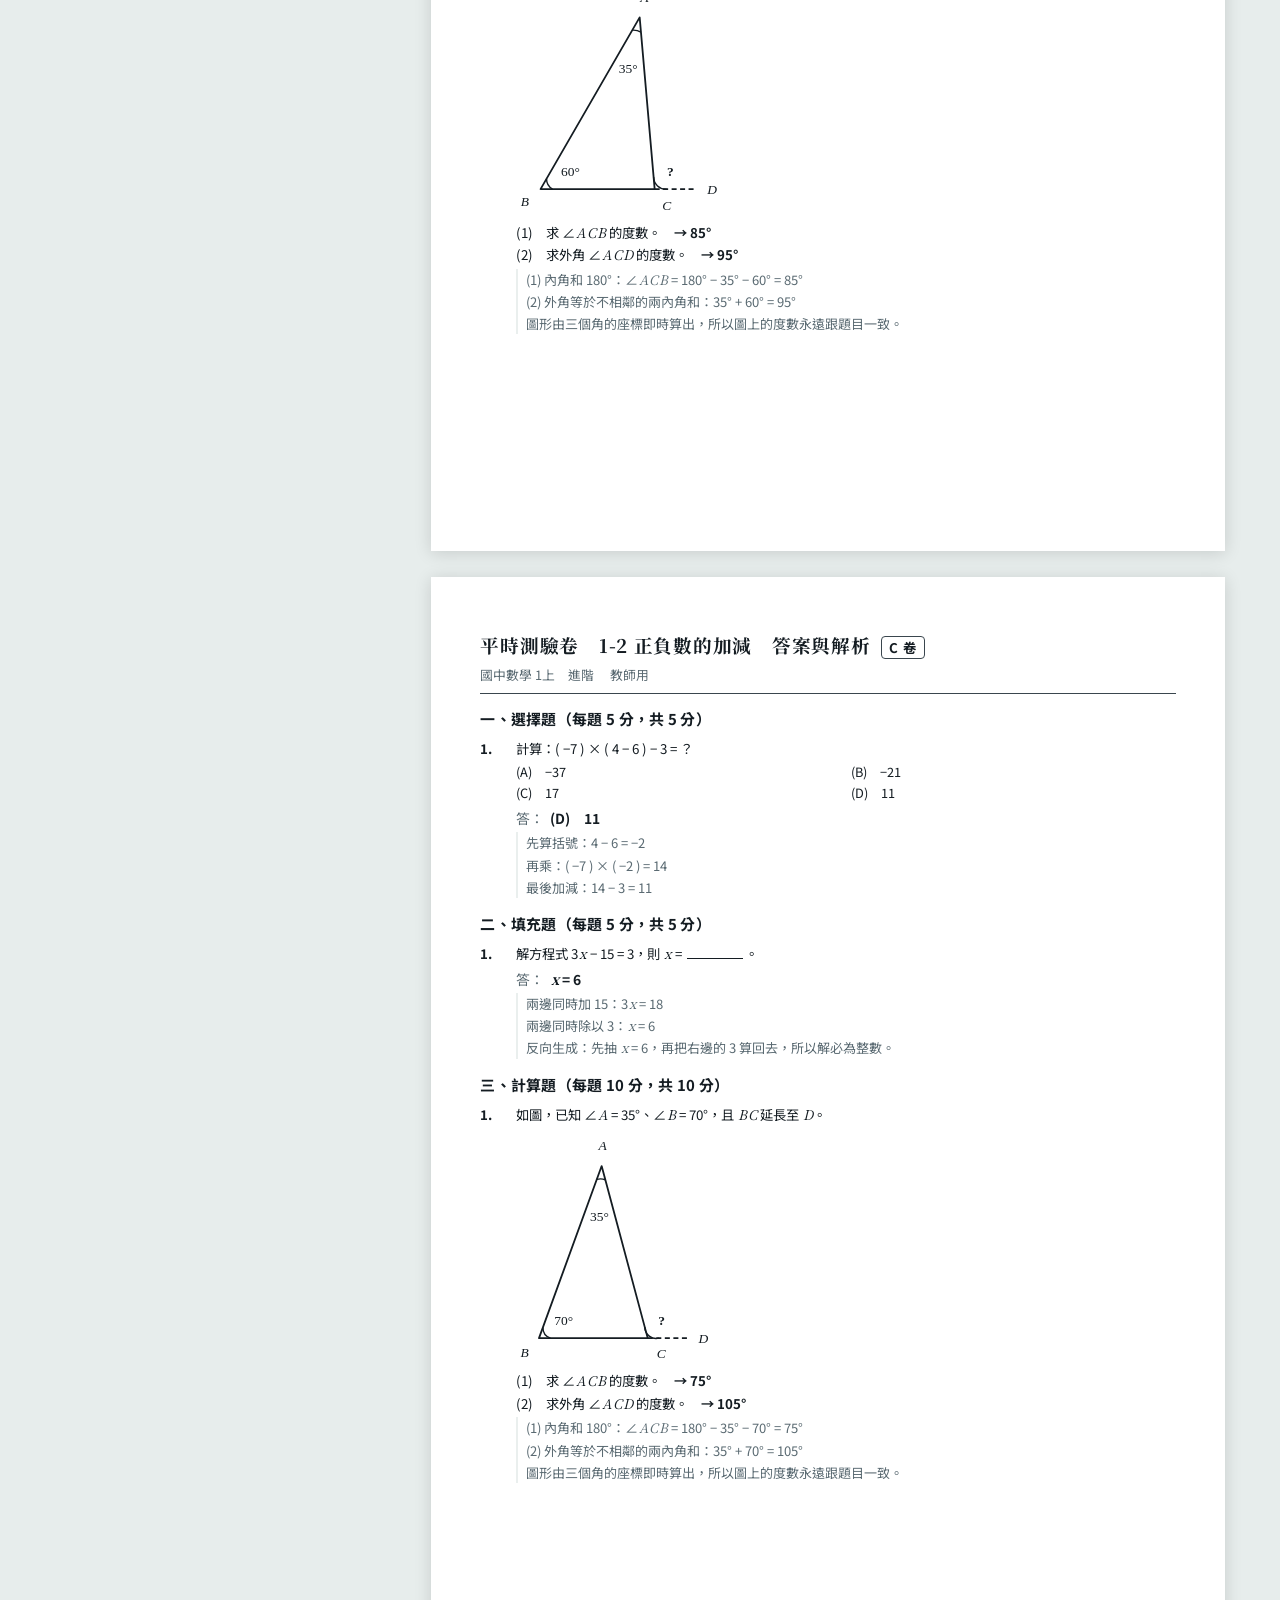
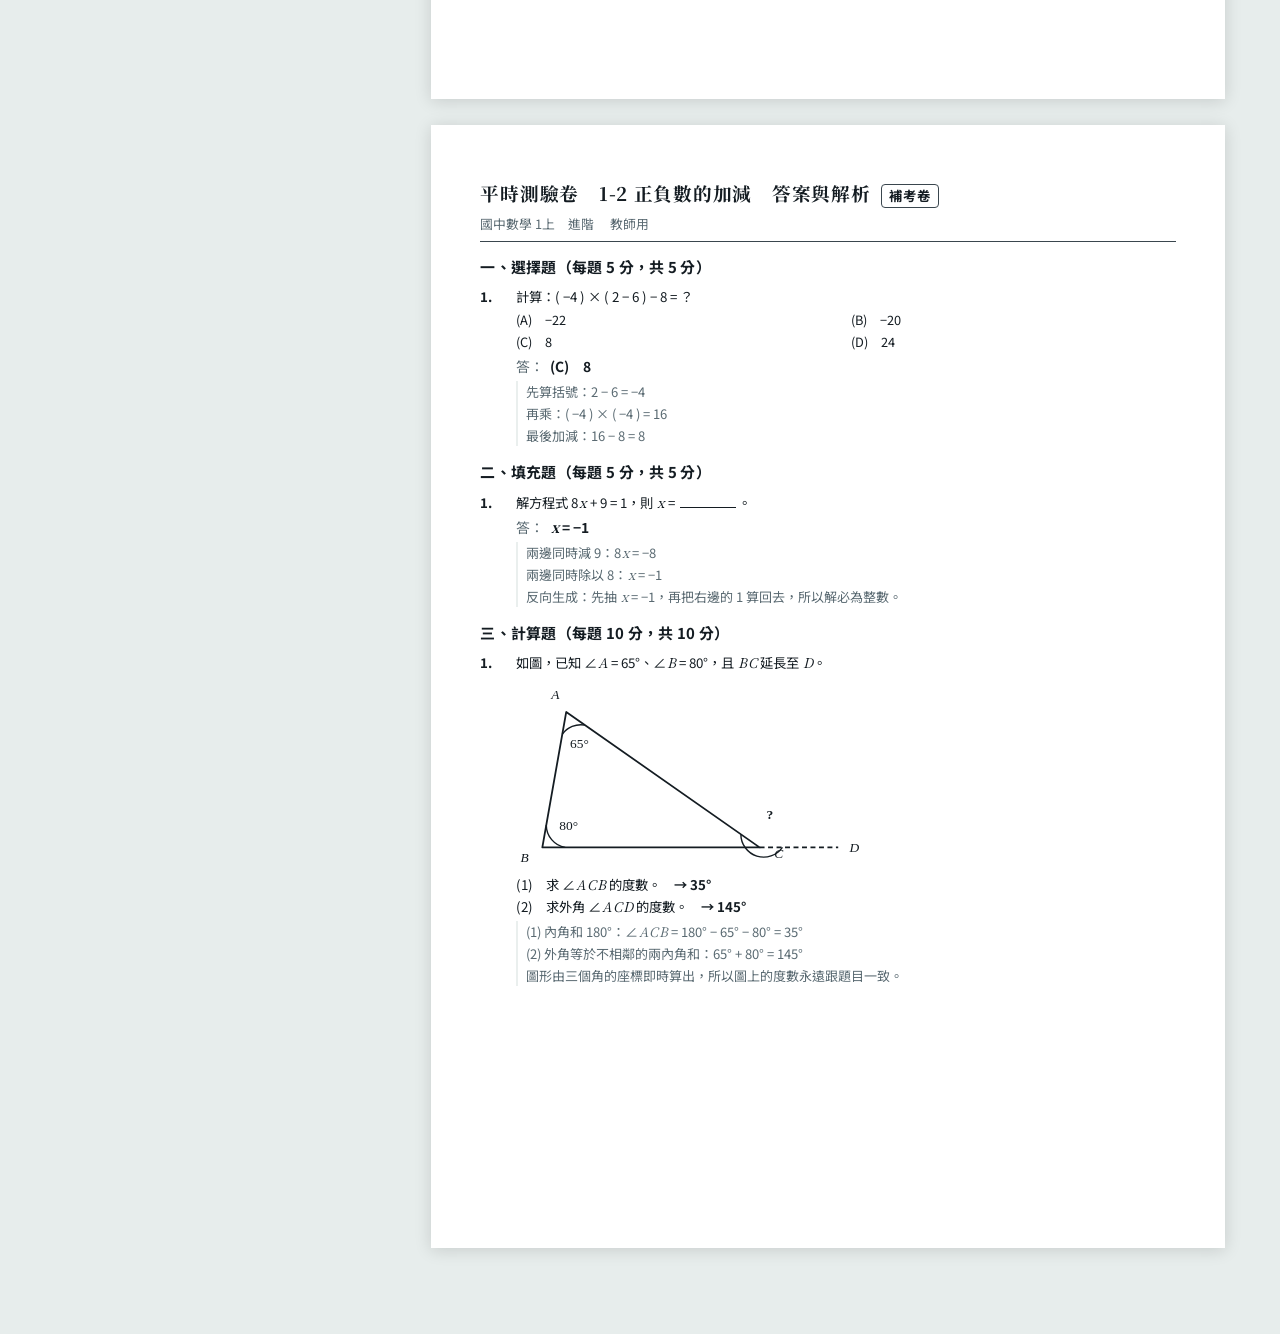
<file: question-variant/index.html>
<title>題目變形工坊</title>
<link rel="preconnect" href="https://fonts.googleapis.com">
<link rel="preconnect" href="https://fonts.gstatic.com" crossorigin>
<link rel="stylesheet" href="https://fonts.googleapis.com/css2?family=Noto+Sans+TC:wght@400;500;700&family=Noto+Serif+TC:wght@600;700&display=swap">
<style>
  :root{
    --bg:#e7edec; --panel:#f8fbfa; --panel-2:#eef4f3; --line:#d3dedc;
    --ink:#16232a; --ink-soft:#57676f; --accent:#12615c; --accent-ink:#ffffff;
    --accent-soft:#dbe9e7; --field:#ffffff; --seal:#a63a2e; --focus:#0f8a80;
    --ok:#1d7a4f; --warn:#9a6314; --bad:#a63a2e;
    --paper:#ffffff; --paper-ink:#141c22; --paper-soft:#5a6a72;
    --paper-rule:#3a464e; --paper-hair:#aab5bb; --paper-head:#eaefee;
  }
  @media (prefers-color-scheme: dark){
    :root:not([data-theme="light"]){
      --bg:#12191a; --panel:#1a2223; --panel-2:#212b2b; --line:#2e3a3a;
      --ink:#e4ecea; --ink-soft:#9fb0ad; --accent:#3fada4; --accent-ink:#08201e;
      --accent-soft:#1e3634; --field:#131b1c; --seal:#d97a6c; --focus:#5fd0c5;
      --ok:#5fc48d; --warn:#d9ab5e; --bad:#e0897c;
    }
  }
  :root[data-theme="dark"]{
    --bg:#12191a; --panel:#1a2223; --panel-2:#212b2b; --line:#2e3a3a;
    --ink:#e4ecea; --ink-soft:#9fb0ad; --accent:#3fada4; --accent-ink:#08201e;
    --accent-soft:#1e3634; --field:#131b1c; --seal:#d97a6c; --focus:#5fd0c5;
    --ok:#5fc48d; --warn:#d9ab5e; --bad:#e0897c;
  }

  *{box-sizing:border-box}
  [hidden]{display:none!important}
  body{
    margin:0; background:var(--bg); color:var(--ink);
    font-family:"Noto Sans TC","PingFang TC","Microsoft JhengHei",system-ui,sans-serif;
    font-size:14px; line-height:1.6; -webkit-font-smoothing:antialiased;
  }
  .app{display:grid;grid-template-columns:376px minmax(0,1fr);min-height:100vh}

  /* ---------- 左側控制台 ---------- */
  .panel{
    background:var(--panel); border-right:1px solid var(--line);
    padding-block:22px 40px; overflow-y:auto; max-height:100vh;
    position:sticky; top:0;
  }
  .brand{padding-inline:22px;display:flex;align-items:baseline;gap:9px;margin-bottom:20px}
  .brand h1{font-family:"Noto Serif TC",serif;font-size:19px;margin:0;letter-spacing:.02em}
  .brand span{font-size:11px;color:var(--ink-soft);letter-spacing:.08em}
  .group{padding-inline:22px;margin-bottom:22px}
  .group-title{
    font-size:11px;font-weight:700;letter-spacing:.12em;color:var(--accent);
    text-transform:uppercase;margin-bottom:9px;display:flex;justify-content:space-between;align-items:center
  }
  .group-title .mini{font-weight:500;letter-spacing:0;text-transform:none;color:var(--ink-soft);font-size:11px}
  label.fld{display:block;margin-bottom:9px}
  label.fld > span{display:block;font-size:11.5px;color:var(--ink-soft);margin-bottom:3px}
  input[type=text],input[type=number],select,textarea{
    width:100%;background:var(--field);color:var(--ink);border:1px solid var(--line);
    border-radius:7px;padding:7px 9px;font:inherit;font-size:13px
  }
  textarea{font-family:ui-monospace,"SF Mono",Menlo,monospace;font-size:11.5px;line-height:1.55;resize:vertical}
  input:focus,select:focus,textarea:focus{outline:2px solid var(--focus);outline-offset:-1px;border-color:transparent}
  .row{display:flex;gap:8px}
  .row > *{flex:1;min-width:0}
  button{
    font:inherit;font-size:13px;font-weight:500;cursor:pointer;border-radius:7px;
    border:1px solid var(--line);background:var(--panel-2);color:var(--ink);padding:7px 11px
  }
  button:hover{border-color:var(--accent)}
  button.primary{background:var(--accent);color:var(--accent-ink);border-color:transparent;font-weight:700}
  button.primary:hover{filter:brightness(1.08)}
  button.wide{width:100%}
  button.tiny{padding:3px 7px;font-size:11px;border-radius:5px}

  /* 模板庫 */
  .tplbox{border:1px solid var(--line);border-radius:9px;background:var(--field);max-height:264px;overflow-y:auto}
  .topic-h{
    font-size:10.5px;font-weight:700;letter-spacing:.06em;color:var(--ink-soft);
    background:var(--panel-2);padding:4px 10px;position:sticky;top:0;border-bottom:1px solid var(--line)
  }
  .tpl{display:flex;gap:8px;align-items:flex-start;padding:6px 10px;border-bottom:1px solid var(--line)}
  .tpl:last-child{border-bottom:0}
  .tpl input{margin-top:3px;flex:none;accent-color:var(--accent)}
  .tpl .meta{min-width:0;flex:1}
  .tpl .nm{font-size:12.5px;font-weight:500;line-height:1.35}
  .tpl .sk{font-size:10.5px;color:var(--ink-soft);line-height:1.4}
  .chip{
    display:inline-block;font-size:9.5px;padding:0 5px;border-radius:4px;
    background:var(--accent-soft);color:var(--accent);font-weight:700;margin-left:5px;vertical-align:1px
  }
  .chip.geo{background:#e8dff0;color:#5c3a7a}
  @media (prefers-color-scheme: dark){:root:not([data-theme="light"]) .chip.geo{background:#33264a;color:#c6abe0}}
  :root[data-theme="dark"] .chip.geo{background:#33264a;color:#c6abe0}

  /* AI 匯入面板 */
  .aihint{font-size:11px;color:var(--ink-soft);line-height:1.5;margin-top:7px}
  .drop{
    border:1.5px dashed var(--line);border-radius:9px;background:var(--field);
    padding:14px 12px;text-align:center;cursor:pointer;transition:border-color .15s
  }
  .drop:hover,.drop.over{border-color:var(--accent);background:var(--accent-soft)}
  .drop .big{font-size:12.5px;font-weight:500}
  .drop .sub{font-size:10.5px;color:var(--ink-soft);margin-top:2px}
  .files{margin-top:8px;font-size:11.5px}
  .files div{
    display:flex;gap:6px;align-items:baseline;padding:3px 0;
    border-bottom:1px solid var(--line)
  }
  .files div:last-child{border-bottom:0}
  .files .nm{flex:1;min-width:0;overflow:hidden;text-overflow:ellipsis;white-space:nowrap}
  .files .sz{color:var(--ink-soft);font-size:10.5px;flex:none}
  .files .bad{color:var(--bad)}
  .aistat{
    font-size:12px;margin-top:9px;padding:9px 11px;border-radius:8px;
    background:var(--panel-2);border:1px solid var(--line);line-height:1.55
  }
  .aistat.err{background:var(--accent-soft);border-color:var(--bad);color:var(--bad)}
  .spin{
    display:inline-block;width:10px;height:10px;border:2px solid var(--line);
    border-top-color:var(--accent);border-radius:50%;animation:sp .7s linear infinite;
    vertical-align:-1px;margin-right:5px
  }
  @keyframes sp{to{transform:rotate(360deg)}}
  @media (prefers-reduced-motion:reduce){.spin{animation:none}}

  /* 審核畫面 */
  .review{max-width:900px;margin:0 auto;padding:8px 0 40px}
  .review > h2{
    font-family:"Noto Serif TC",serif;font-size:20px;margin:0 0 4px;color:var(--ink)
  }
  .review > .lead{color:var(--ink-soft);font-size:13px;margin-bottom:18px;max-width:62ch}
  .cand{
    background:var(--panel);border:1px solid var(--line);border-radius:10px;
    padding:14px 16px;margin-bottom:12px
  }
  .cand.reject{opacity:.5}
  .cand .hd{display:flex;gap:10px;align-items:flex-start}
  .cand .hd input{margin-top:4px;accent-color:var(--accent);flex:none;width:16px;height:16px}
  .cand .hd .t{flex:1;min-width:0}
  .cand .hd .t b{font-size:15px}
  .cand .hd .t .sk{font-size:12px;color:var(--ink-soft)}
  .cand .checks{display:flex;flex-wrap:wrap;gap:5px;margin:9px 0 0}
  .cand .ck{
    font-size:11px;padding:2px 8px;border-radius:20px;
    background:var(--panel-2);border:1px solid var(--line)
  }
  .cand .ck.ok{color:var(--ok);border-color:var(--ok)}
  .cand .ck.warn{color:var(--warn);border-color:var(--warn)}
  .cand .ck.bad{color:var(--bad);border-color:var(--bad)}
  .cand .samples{
    margin-top:10px;padding:10px 12px;background:var(--field);
    border-radius:7px;font-size:12.5px;line-height:1.7
  }
  .cand .samples .s{padding:4px 0;border-bottom:1px solid var(--line)}
  .cand .samples .s:last-child{border-bottom:0}
  .cand .samples .a{color:var(--accent);font-weight:500}
  .cand .samples .o{color:var(--ink-soft);font-size:11.5px}
  .revbar{display:flex;gap:9px;align-items:center;margin:18px 0 0;flex-wrap:wrap}

  /* 版本設定 */
  .ver{display:flex;gap:6px;align-items:center;margin-bottom:6px}
  .ver input[type=text]{flex:1}
  .ver .del{flex:none;padding:5px 8px;font-size:11px;color:var(--ink-soft)}

  /* 檢查報告 */
  .report{border:1px solid var(--line);border-radius:9px;background:var(--field);padding:10px 12px;font-size:12px}
  .report .line{display:flex;gap:7px;align-items:flex-start;margin-bottom:4px}
  .report .line:last-child{margin-bottom:0}
  .report .ic{flex:none;font-weight:700;width:14px;text-align:center}
  .ic.ok{color:var(--ok)} .ic.warn{color:var(--warn)} .ic.bad{color:var(--bad)}
  .report .tx{min-width:0}
  .report .tx b{font-weight:700}

  /* ---------- 右側紙張 ---------- */
  .stage{display:flex;flex-direction:column;min-width:0}
  .stage-bar{
    display:flex;gap:10px;align-items:center;padding:11px 20px;
    border-bottom:1px solid var(--line);background:var(--panel);position:sticky;top:0;z-index:5;flex-wrap:wrap
  }
  .stage-bar .sp{flex:1}
  .toggle{display:flex;align-items:center;gap:6px;font-size:12.5px;color:var(--ink-soft);cursor:pointer}
  .toggle input{accent-color:var(--accent)}
  .paper-wrap{padding:26px 20px 60px;overflow-x:auto;background:var(--bg)}
  .sheet{
    width:210mm;min-height:297mm;background:var(--paper);color:var(--paper-ink);
    margin:0 auto 26px;padding:14mm 13mm;box-shadow:0 2px 16px rgba(0,0,0,.14);
    font-size:10pt;line-height:1.62
  }
  .sheet.answer{}
  .sh-head{border-bottom:1.6px solid var(--paper-rule);padding-bottom:7px;margin-bottom:4px}
  .sh-head .t1{display:flex;align-items:baseline;gap:10px}
  .sh-head h2{font-family:"Noto Serif TC",serif;font-size:14pt;margin:0;letter-spacing:.04em}
  .sh-head .vtag{
    font-size:10pt;font-weight:700;border:1.3px solid var(--paper-rule);
    border-radius:4px;padding:0 7px;letter-spacing:.08em
  }
  .sh-head .t2{display:flex;gap:16px;font-size:9.6pt;color:var(--paper-soft);margin-top:5px;flex-wrap:wrap}
  .sh-fields{display:flex;gap:18px;font-size:10pt;margin:9px 0 12px}
  .sh-fields span{border-bottom:1px solid var(--paper-hair);flex:1;padding-bottom:2px}
  .q{margin-bottom:9px;break-inside:avoid;page-break-inside:avoid;display:flex;gap:8px}
  .q .no{flex:none;font-weight:700;min-width:2.1em}
  .q .body{min-width:0;flex:1}
  .q .pts{float:right;font-size:9pt;color:var(--paper-soft);font-weight:400}
  .q .work{height:var(--workh,16mm);border-bottom:1px dotted var(--paper-hair);margin-top:4px}
  .ansline{display:flex;gap:6px;align-items:baseline;margin-top:3px;font-size:10.4pt}
  .ansline .lbl{color:var(--paper-soft);flex:none}
  .sol{font-size:9.8pt;color:var(--paper-soft);margin-top:3px;padding-left:2px;border-left:2px solid var(--paper-head);padding-left:8px}
  .sol div{margin-bottom:1px}
  .sec{
    font-weight:700;font-size:11.2pt;margin:13px 0 7px;letter-spacing:.02em;
    break-after:avoid;page-break-after:avoid
  }
  .sec:first-of-type{margin-top:4px}
  .qlist.two{column-count:2;column-gap:9mm}
  .q.mc{align-items:flex-start}
  .mcbox{
    flex:none;font-family:"Noto Serif TC",serif;letter-spacing:.1em;
    color:var(--paper-ink);white-space:nowrap
  }
  .mcbox b{font-weight:700;color:var(--seal)}
  .opts{display:grid;grid-template-columns:repeat(2,minmax(0,1fr));gap:1px 10px;margin-top:2px}
  .opts.wide{grid-template-columns:1fr}
  .opts div{font-size:9.6pt}
  .parts div.pq{margin-top:1px}
  table.qt{border-collapse:collapse;margin:5px 0 3px;font-size:8.8pt}
  table.qt th,table.qt td{border:1px solid var(--paper-rule);padding:0 4px;text-align:center;min-width:1.7em;white-space:nowrap}
  table.qt th{background:var(--paper-head);font-weight:500}
  .blk{display:inline-block;min-width:4.2em;border-bottom:1px solid var(--paper-ink);margin:0 2px}
  figure.fig{margin:6px 0 2px}
  figure.fig svg{max-width:100%;height:auto}
  i{font-family:"Noto Serif TC",Georgia,serif;font-style:italic;padding-inline:.5px}
  .fracw{display:inline-flex;flex-direction:column;vertical-align:-.48em;text-align:center;font-size:.95em;line-height:1.2;margin-inline:3px}
  .fracw .dn{border-top:1.1px solid currentColor;padding-top:.5px}
  .akey{display:grid;grid-template-columns:repeat(2,minmax(0,1fr));gap:4px 20px}
  .akey .ak{display:flex;gap:7px;font-size:10.6pt;break-inside:avoid}
  .akey .ak .n{font-weight:700;flex:none;min-width:2.1em}
  .empty{text-align:center;color:var(--ink-soft);padding:70px 20px;font-size:13px}

  @media print{
    @page{size:A4 portrait;margin:0}
    body{background:#fff}
    .panel,.stage-bar{display:none!important}
    .app{display:block}
    .paper-wrap{padding:0;overflow:visible;background:#fff}
    .sheet{
      width:auto;min-height:0;padding:14mm 13mm;box-shadow:none;margin:0;
      break-after:page;page-break-after:always
    }
    .sheet:last-child{break-after:auto;page-break-after:auto}
  }
  @media (max-width:900px){
    .app{grid-template-columns:1fr}
    .panel{position:static;max-height:none;border-right:0;border-bottom:1px solid var(--line)}
    .sheet{width:auto}
  }
</style>

<div class="app">
<aside class="panel">
  <div class="brand"><h1>題目變形工坊</h1><span>參數化出卷</span></div>

  <div class="group" id="aiGroup" hidden>
    <div class="group-title"><span>⓪ 從考卷匯入</span><span class="mini">需要 Claude</span></div>
    <div class="drop" id="drop">
      <div class="big">選擇或拖入考卷檔案</div>
      <div class="sub" id="dropSub">PDF、圖片、Word (.docx)</div>
    </div>
    <input type="file" id="paperIn" multiple hidden
           accept=".pdf,.png,.jpg,.jpeg,.webp,.gif,.docx,.txt,.md,image/*">
    <div class="aihint" id="capNote"></div>
    <div class="files" id="fileList"></div>
    <label class="fld" style="margin-top:9px"><span>或直接貼上題目文字</span>
      <textarea id="paperText" rows="3" placeholder="沒有檔案時，把題目打或貼在這裡"></textarea>
    </label>
    <label class="fld"><span>單元名稱（會寫進模板的分類）</span>
      <input type="text" id="unitName" placeholder="例如：1-3 正負數的乘除">
    </label>
    <button class="primary wide" id="btnAnalyze">請 Claude 拆成模板</button>
    <div class="aistat" id="aiStat" hidden></div>
    <div class="aihint">
      Claude 只負責把題目<b>抽象成模板</b>；題目的數字與答案仍由程式計算，所以答案不會算錯。
      拆完會先攤開讓你逐題確認，確認後才進題庫。
    </div>
  </div>

  <div class="group">
    <div class="group-title">
      <span>① 模板庫</span>
      <span class="mini"><button class="tiny" id="selAll">全選</button> <button class="tiny" id="selNone">清空</button></span>
    </div>
    <div class="tplbox" id="tplbox"></div>
    <div class="row" style="margin-top:8px">
      <button id="btnEdit">編輯 JSON</button>
      <button id="btnImport">匯入檔案</button>
      <button id="btnExport">匯出檔案</button>
    </div>
    <input type="file" id="fileIn" accept=".json,application/json" hidden>
    <div style="font-size:11px;color:var(--ink-soft);margin-top:7px;line-height:1.5">
      內建模板存在這個 HTML 檔裡。你在「編輯 JSON」改過的版本只留在<b>這台電腦的這個瀏覽器</b>，
      要帶去別台或長期保存，請按「匯出檔案」存成 <b>題型模板.json</b> 放在同一個資料夾（下載若被擋，編輯框裡的內容可以整段複製）。
    </div>
    <div id="editWrap" hidden style="margin-top:8px">
      <textarea id="tplJson" rows="11" spellcheck="false"></textarea>
      <div class="row" style="margin-top:6px">
        <button class="primary" id="btnApply">套用</button>
        <button id="btnReset">還原內建</button>
      </div>
      <div style="font-size:11px;color:var(--ink-soft);margin-top:6px">
        把 Claude 從你考卷拆出來的模板 JSON 貼進來即可。格式說明見專案資料夾的
        <b>模板規格.md</b>。
      </div>
    </div>
  </div>

  <div class="group">
    <div class="group-title"><span>② 試卷設定</span></div>
    <label class="fld"><span>卷名</span><input type="text" id="title" value="平時測驗卷　1-2 正負數的加減"></label>
    <div class="row">
      <label class="fld"><span>科目／班級標示</span><input type="text" id="subtitle" value="國中數學 1上　進階"></label>
    </div>
    <div class="row">
      <label class="fld"><span>每題配分</span><input type="number" id="pts" value="5" min="0" max="100"></label>
      <label class="fld"><span>作答空間 (mm)</span><input type="number" id="workh" value="16" min="0" max="60"></label>
    </div>
    <label class="fld"><span>亂數種子（同一種子＝同一份卷，可重現）</span>
      <div class="row">
        <input type="text" id="seed" value="2026">
        <button id="btnDice" style="flex:none">🎲</button>
      </div>
    </label>
  </div>

  <div class="group">
    <div class="group-title"><span>③ 版本</span><span class="mini"><button class="tiny" id="addVer">＋ 新增</button></span></div>
    <div id="vers"></div>
  </div>

  <div class="group">
    <button class="primary wide" id="btnGo" style="padding:11px;font-size:14px">產生多版本試卷</button>
  </div>

  <div class="group">
    <div class="group-title"><span>④ 品質檢查</span></div>
    <div class="report" id="report"><div style="color:var(--ink-soft)">尚未產生。</div></div>
  </div>
</aside>

<main class="stage">
  <div class="stage-bar">
    <label class="toggle"><input type="checkbox" id="twoCol" checked> 雙欄排版</label>
    <label class="toggle"><input type="checkbox" id="showAns" checked> 附答案卷</label>
    <label class="toggle"><input type="checkbox" id="showSol" checked> 答案卷含解析</label>
    <span class="sp"></span>
    <button id="btnDlQ">下載題目卷</button>
    <button id="btnDlA">下載答案卷</button>
    <button id="btnPrint">列印 / 存成 PDF</button>
    <button id="btnTheme" title="切換深淺色">◑</button>
  </div>
  <div class="paper-wrap" id="paper">
    <div class="empty">選好模板後，按左側「產生多版本試卷」。</div>
  </div>
</main>
</div>

<script>
/* ============================================================
   題目變形工坊 — 參數化出卷引擎
   核心原則：題目由「模板＋參數」生成，答案由程式「算」出來，
   而不是由語言模型「寫」出來。因此答案永遠正確、圖形永遠同步。
   ============================================================ */

/* ---------- 亂數（可重現） ---------- */
function mulberry32(a){
  return function(){
    a |= 0; a = a + 0x6D2B79F5 | 0;
    let t = Math.imul(a ^ a >>> 15, 1 | a);
    t = t + Math.imul(t ^ t >>> 7, 61 | t) ^ t;
    return ((t ^ t >>> 14) >>> 0) / 4294967296;
  };
}
function hashSeed(str){
  let h = 2166136261 >>> 0;
  for (let i = 0; i < str.length; i++){ h ^= str.charCodeAt(i); h = Math.imul(h, 16777619); }
  return h >>> 0;
}

/* ---------- 顯示輔助（在模板的 ${...} 裡可直接呼叫） ---------- */
const MINUS = '−';
function n(v){                                   // 數字：負號用真正的減號
  if (typeof v !== 'number') return String(v);
  return v < 0 ? MINUS + Math.abs(v) : String(v);
}
function sg(v){                                  // 帶號項：" + 5" / " − 3" / ""（0 省略）
  if (v === 0) return '';
  return v > 0 ? ' + ' + v : ' ' + MINUS + ' ' + Math.abs(v);
}
function sgc(v){ return v === 0 ? '0' : (v < 0 ? MINUS + Math.abs(v) : '+' + v); }   // 表格用的緊湊帶號
function vr(x){ return '<i>' + x + '</i>'; }     // 變數
function cf(a, x){                               // 首項係數：3x / x / −x /（0 回空字串）
  if (a === 0) return '';
  if (a === 1) return vr(x);
  if (a === -1) return MINUS + vr(x);
  return n(a) + vr(x);
}
function sgx(a, x){                              // 帶號的含變數項：" + 3x" / " − x" / ""
  if (a === 0) return '';
  const mag = Math.abs(a) === 1 ? vr(x) : Math.abs(a) + vr(x);
  return (a > 0 ? ' + ' : ' ' + MINUS + ' ') + mag;
}
function fr(a, b){                               // 分數（自動約分、整數則直接回整數）
  const g = gcd(Math.abs(a), Math.abs(b)) || 1;
  let p = a / g, q = b / g;
  if (q < 0){ p = -p; q = -q; }
  if (q === 1) return n(p);
  const sign = p < 0 ? MINUS : '';
  return sign + '<span class="fracw"><span class="up">' + Math.abs(p) +
         '</span><span class="dn">' + q + '</span></span>';
}
function frv(x, d){                               // 變數分數：x 分之一橫線寫法（x/3）
  if (d === 1) return vr(x);
  return '<span class="fracw"><span class="up">' + vr(x) + '</span><span class="dn">' + d + '</span></span>';
}
function deg(v){ return n(v) + '°'; }
function gcd(a, b){ a = Math.abs(a); b = Math.abs(b); while (b){ [a, b] = [b, a % b]; } return a; }
function lcm(a, b){ return Math.abs(a * b) / (gcd(a, b) || 1); }
function isInt(v){ return Number.isInteger(v); }
function pick(arr, r){ return arr[Math.floor(r() * arr.length)]; }

/* ---------- 幾何：三角形圖 ----------
   頂點座標由三個角算出，所有標示都掛在算出來的座標上，
   因此「圖」與「題目上的數字」不可能對不起來。
   兩階段排版：先算出所有標示的位置，再把它們一起納入圖框，確保沒有東西被裁掉。 */
function TRI(o){
  const ang = { A:o.A, B:o.B, C:o.C };
  const L = 210, rad = d => d * Math.PI / 180;
  let ax, ay;                                      // 以 B=(0,0)、C=(L,0) 建座標
  if (o.B === 90){ ax = 0; ay = L * Math.tan(rad(o.C)); }
  else if (o.C === 90){ ax = L; ay = L * Math.tan(rad(o.B)); }
  else {
    const tb = Math.tan(rad(o.B)), tc = Math.tan(rad(o.C));
    ax = L * tc / (tb + tc); ay = ax * tb;
  }
  const lab = Object.assign({ A:'A', B:'B', C:'C' }, o.labels || {});
  const P = { A:{x:ax, y:ay}, B:{x:0, y:0}, C:{x:L, y:0} };
  const cen = { x:(P.A.x + P.B.x + P.C.x)/3, y:(P.A.y + P.B.y + P.C.y)/3 };
  const nb = { A:['B','C'], B:['C','A'], C:['A','B'] };
  const show = o.show || [], ask = o.ask;
  const unit = (p, q) => { const dx = q.x-p.x, dy = q.y-p.y, d = Math.hypot(dx,dy)||1; return {x:dx/d, y:dy/d}; };

  let EX = null;                                   // 延長線（外角題）
  if (o.ext){
    const dir = unit(P[o.ext.from], P[o.ext.at]);
    EX = { dir, at:o.ext.at, to:o.ext.to || 'D',
           p:{ x:P[o.ext.at].x + dir.x*76, y:P[o.ext.at].y + dir.y*76 },
           other:['A','B','C'].find(v => v !== o.ext.at && v !== o.ext.from) };
  }

  // 先用頂點的粗略邊界定出縮放比，才知道一個螢幕像素等於幾個 viewBox 單位
  const px = [P.A.x, P.B.x, P.C.x], py = [P.A.y, P.B.y, P.C.y];
  if (EX){ px.push(EX.p.x); py.push(EX.p.y); }
  const rw = Math.max(...px) - Math.min(...px), rh = Math.max(...py) - Math.min(...py);
  const BOXW = 324, BOXH = 200, PADPX = 14;
  const fit = Math.min((BOXW - 2*PADPX)/rw, (BOXH - 2*PADPX)/rh);
  const k = 1/fit, FS = 13.5*k, SW = 1.8*k;

  // ── 第一階段：算出每個標示的位置與內容 ──
  const marks = [], arcs = [];
  const halfW = s => s.replace(/<[^>]*>/g, '').length * FS * 0.34;
  function addAngle(V, u1, u2, a, label, bold){
    const r = (a < 32 ? 0.17 : a < 55 ? 0.13 : 0.105) * L;
    arcs.push({ V, u1, u2, a, r });
    const bi = unit({x:0,y:0}, {x:u1.x+u2.x, y:u1.y+u2.y});
    // 銳角要推得更遠，字才不會壓到兩邊：需要 d·sin(a/2) > 半個字寬
    const need = (halfW(label) + 3.5*k) / Math.sin(rad(Math.max(a, 8)/2));
    const off = Math.min(Math.max((a === 90 ? 0.062*L : r) + FS*0.85, need), 0.46*L);
    marks.push({ p:{ x:V.x + bi.x*off, y:V.y + bi.y*off }, t:label, bold, w:halfW(label) });
  }
  for (const v of ['A','B','C']){
    const marked = show.includes(v), asked = (ask === v);
    if (!marked && !asked) continue;
    addAngle(P[v], unit(P[v], P[nb[v][0]]), unit(P[v], P[nb[v][1]]), ang[v],
             asked ? '?' : n(ang[v]) + '°', asked);
  }
  if (EX){
    addAngle(P[EX.at], unit(P[EX.at], P[EX.other]), EX.dir, 180 - ang[EX.at],
             o.ext.show ? n(180 - ang[EX.at]) + '°' : '?', true);
    const dl = '<tspan font-style="italic">' + EX.to + '</tspan>';
    marks.push({ p:{ x:EX.p.x + EX.dir.x*FS*1.2, y:EX.p.y + EX.dir.y*FS*1.2 }, t:dl, w:halfW(dl) });
  }
  for (const v of ['A','B','C']){                  // 頂點字母（沿重心方向往外推）
    const out = unit(cen, P[v]);
    const t = '<tspan font-style="italic">' + lab[v] + '</tspan>';
    marks.push({ p:{ x:P[v].x + out.x*FS*1.5, y:P[v].y + out.y*FS*1.5 }, t, w:halfW(t) });
  }

  // ── 第二階段：把標示一起納入圖框 ──
  const bx = px.slice(), by = py.slice();
  for (const m of marks){ bx.push(m.p.x - m.w, m.p.x + m.w); by.push(m.p.y - FS*0.8, m.p.y + FS*0.8); }
  const PAD = 4*k;
  const x0 = Math.min(...bx) - PAD, x1 = Math.max(...bx) + PAD;
  const y0 = Math.min(...by) - PAD, y1 = Math.max(...by) + PAD;
  const FY = y => y0 + (y1 - y);                   // 翻轉 y（SVG 向下為正）
  const S = p => p.x.toFixed(1) + ',' + FY(p.y).toFixed(1);

  const parts = ['<polygon points="' + S(P.A) + ' ' + S(P.B) + ' ' + S(P.C) +
    '" fill="none" stroke="currentColor" stroke-width="' + SW.toFixed(2) + '" stroke-linejoin="round"/>'];
  if (EX) parts.push('<line x1="' + P[EX.at].x.toFixed(1) + '" y1="' + FY(P[EX.at].y).toFixed(1) +
    '" x2="' + EX.p.x.toFixed(1) + '" y2="' + FY(EX.p.y).toFixed(1) +
    '" stroke="currentColor" stroke-width="' + SW.toFixed(2) +
    '" stroke-dasharray="' + (5*k).toFixed(1) + ' ' + (3.5*k).toFixed(1) + '"/>');
  for (const a of arcs){
    const { V, u1, u2, r } = a;
    if (a.a === 90){
      const s = 0.062*L;
      const q1 = {x:V.x+u1.x*s, y:V.y+u1.y*s}, q2 = {x:V.x+u2.x*s, y:V.y+u2.y*s};
      const q3 = {x:V.x+(u1.x+u2.x)*s, y:V.y+(u1.y+u2.y)*s};
      parts.push('<polyline points="' + S(q1) + ' ' + S(q3) + ' ' + S(q2) +
        '" fill="none" stroke="currentColor" stroke-width="' + (SW*0.78).toFixed(2) + '"/>');
    } else {
      const s1 = {x:V.x+u1.x*r, y:V.y+u1.y*r}, s2 = {x:V.x+u2.x*r, y:V.y+u2.y*r};
      const cross = u1.x*u2.y - u1.y*u2.x;
      parts.push('<path d="M ' + S(s1) + ' A ' + r.toFixed(1) + ' ' + r.toFixed(1) + ' 0 0 ' +
        (cross > 0 ? 1 : 0) + ' ' + S(s2) + '" fill="none" stroke="currentColor" stroke-width="' +
        (SW*0.78).toFixed(2) + '"/>');
    }
  }
  for (const m of marks)
    parts.push('<text x="' + m.p.x.toFixed(1) + '" y="' + (FY(m.p.y) + FS*0.34).toFixed(1) +
      '" text-anchor="middle" font-size="' + FS.toFixed(1) + '" font-family="Georgia,serif" fill="currentColor"' +
      (m.bold ? ' font-weight="700"' : '') + '>' + m.t + '</text>');

  const w = x1 - x0, h = y1 - y0;
  return '<svg viewBox="' + x0.toFixed(1) + ' ' + y0.toFixed(1) + ' ' + w.toFixed(1) + ' ' + h.toFixed(1) +
         '" width="' + (w*fit).toFixed(0) + '" height="' + (h*fit).toFixed(0) +
         '" role="img" aria-label="三角形示意圖">' + parts.join('') + '</svg>';
}

/* ---------- 數線圖 ----------
   NUM({ pts:[{x:0.2, top:"B", bot:"b"}, {x:0.5, top:"0"}, ...], arrow:"right"|"both" })
   x 是 0~1 的相對位置（示意圖，不必按比例）。點、上標、下標都由同一組資料產生。 */
function NUM(o){
  const W = 300, H = o.bot === false ? 40 : 54, y = 20, m = 16;
  const px = t => m + t * (W - 2*m);
  const p = [];
  p.push('<line x1="' + (m-10) + '" y1="' + y + '" x2="' + (W-m+10) + '" y2="' + y +
         '" stroke="currentColor" stroke-width="1.5"/>');
  p.push('<polygon points="' + (W-m+10) + ',' + y + ' ' + (W-m+2) + ',' + (y-3.6) + ' ' +
         (W-m+2) + ',' + (y+3.6) + '" fill="currentColor"/>');
  if (o.arrow === 'both')
    p.push('<polygon points="' + (m-10) + ',' + y + ' ' + (m-2) + ',' + (y-3.6) + ' ' +
           (m-2) + ',' + (y+3.6) + '" fill="currentColor"/>');
  for (const q of o.pts){
    const X = px(q.x);
    if (q.dot !== false) p.push('<circle cx="' + X.toFixed(1) + '" cy="' + y + '" r="2.9" fill="currentColor"/>');
    if (q.top != null) p.push('<text x="' + X.toFixed(1) + '" y="' + (y-8) +
      '" text-anchor="middle" font-size="12.5" font-family="Georgia,serif" fill="currentColor">' + q.top + '</text>');
    if (q.bot != null) p.push('<text x="' + X.toFixed(1) + '" y="' + (y+16) +
      '" text-anchor="middle" font-size="12.5" font-family="Georgia,serif" fill="currentColor">' + q.bot + '</text>');
  }
  return '<svg viewBox="0 0 ' + W + ' ' + H + '" width="' + W + '" height="' + H +
         '" role="img" aria-label="數線示意圖">' + p.join('') + '</svg>';
}

/* ---------- 三線六點圖（填充 6：每條直線上三數和相同） ----------
   六個外圈點依序放在 180°、135°、45°、0°、315°、225°，三條線都通過中心。 */
function STAR3(o){
  const R = 74, cx = 96, cy = 84, r = 15;
  const deg = [180, 135, 45, 0, 315, 225];
  const pos = deg.map(d => ({ x:cx + R*Math.cos(d*Math.PI/180), y:cy - R*Math.sin(d*Math.PI/180) }));
  const lines = [[0,3],[1,4],[2,5]];               // 對角成線：左-右、左上-右下、右上-左下
  const p = [];
  for (const [i,j] of lines)
    p.push('<line x1="' + pos[i].x.toFixed(1) + '" y1="' + pos[i].y.toFixed(1) +
           '" x2="' + pos[j].x.toFixed(1) + '" y2="' + pos[j].y.toFixed(1) +
           '" stroke="currentColor" stroke-width="1.3"/>');
  const node = (x, y, t) =>
    '<circle cx="' + x.toFixed(1) + '" cy="' + y.toFixed(1) + '" r="' + r +
    '" fill="var(--paper,#fff)" stroke="currentColor" stroke-width="1.3"/>' +
    '<text x="' + x.toFixed(1) + '" y="' + (y+4.6).toFixed(1) +
    '" text-anchor="middle" font-size="13" font-family="Georgia,serif" fill="currentColor">' + t + '</text>';
  p.push(node(cx, cy, o.center));
  o.nodes.forEach((t, i) => p.push(node(pos[i].x, pos[i].y, t)));
  return '<svg viewBox="0 0 192 168" width="178" height="156" role="img" aria-label="三線六點圖">' +
         p.join('') + '</svg>';
}

/* ---------- 表格 ---------- */
function TBL(head, row){
  return '<table class="qt"><tr>' + head.map(h => '<th>' + h + '</th>').join('') +
         '</tr><tr>' + row.map(c => '<td>' + c + '</td>').join('') + '</tr></table>';
}

/* ---------- 模板編譯 ---------- */
const HELPERS = { n, sg, sgc, sgx, cf, vr, fr, frv, deg, gcd, lcm, isInt,
                  TRI, NUM, STAR3, TBL, Math, abs:Math.abs, MINUS };
const _cache = new Map();
function compile(body, isLit){
  const key = (isLit ? 'L|' : 'E|') + body;
  if (_cache.has(key)) return _cache.get(key);
  const src = isLit ? 'with(S){ return `' + body + '`; }' : 'with(S){ return (' + body + '); }';
  const fn = new Function('S', src);
  _cache.set(key, fn);
  return fn;
}
function ev(body, scope){ return compile(body, false)(scope); }
function lit(body, scope){ return compile(body, true)(scope); }

/* ---------- 取樣：拒絕重採樣 + 答案去重 ---------- */
function sampleParams(tpl, r, scope){
  for (const [k, spec] of Object.entries(tpl.params)){
    const S = Object.assign({}, HELPERS, scope);
    if (spec.t === 'pick'){
      scope[k] = spec.from[Math.floor(r() * spec.from.length)];
      continue;
    }
    const lo = typeof spec.min === 'string' ? ev(spec.min, S) : spec.min;
    const hi = typeof spec.max === 'string' ? ev(spec.max, S) : spec.max;
    if (!(hi >= lo)) return false;
    const step = spec.step || 1;
    const cnt = Math.floor((hi - lo) / step) + 1;
    scope[k] = lo + step * Math.floor(r() * cnt);
  }
  return true;
}
/* 產生一題。用「算出來的答案」去重 —— 這是版本之間不撞題的真正保險，
   只比對參數是不夠的（不同的 B、C 可以算出同一個 ∠A）。
   tpl.vary 列出的欄位（人物、情境詞）也強制跨版本不同。 */
function generateOne(tpl, r, mem, maxTry){
  maxTry = maxTry || 8000;
  let relaxVary = false;
  for (let t = 0; t < maxTry; t++){
    if (t === Math.floor(maxTry * 0.6)) relaxVary = true;   // 池子不夠大時才退讓
    const scope = {};
    if (!sampleParams(tpl, r, scope)) continue;
    let bad = false;
    for (const [k, expr] of Object.entries(tpl.derive || {})){
      const S = Object.assign({}, HELPERS, scope);
      let v;
      try { v = ev(expr, S); } catch(e){ bad = true; break; }
      if (v === undefined || (typeof v === 'number' && !isFinite(v))){ bad = true; break; }
      scope[k] = v;
    }
    if (bad) continue;
    const S = Object.assign({}, HELPERS, scope);
    let ok = true;
    for (const c of (tpl.constraints || [])){
      let v; try { v = ev(c, S); } catch(e){ v = false; }
      if (!v){ ok = false; break; }
    }
    if (!ok) continue;

    if (tpl.dedup){
      const dk = tpl.dedup.map(k => scope[k]).join('|');
      if (mem.params.has(dk)) continue;
    }
    if (!relaxVary && tpl.vary){
      let clash = false;
      for (const f of tpl.vary){
        if (!mem.vary[f]) mem.vary[f] = new Set();
        if (mem.vary[f].has(scope[f])){ clash = true; break; }
      }
      if (clash) continue;
    }

    let q;
    try { q = renderQ(tpl, scope, r); } catch(e){ continue; }
    if (!q) continue;                                       // 選擇題選項撞值
    // 去重鍵：選擇題用「選項位置＋答案值」，其餘用答案。
    // 答案值天生固定的題目，就靠位置不同來區分版本。
    const akey = (q.kind === 'mc' ? q.letter + '|' : '') +
                 q.value.replace(/<[^>]*>/g, '').replace(/\s+/g, '');
    if (mem.answers.has(akey)) continue;                    // ← 核心：答案不得重複

    mem.answers.add(akey);
    if (tpl.dedup) mem.params.add(tpl.dedup.map(k => scope[k]).join('|'));
    if (tpl.vary) for (const f of tpl.vary){
      if (!mem.vary[f]) mem.vary[f] = new Set();
      mem.vary[f].add(scope[f]);
    }
    q.scope = scope;
    return q;
  }
  return null;
}

/* ---------- 產生一整份試卷 ---------- */
const LETTERS = 'ABCDEFG';
/* 渲染一題。選擇題的選項每一版都重新洗牌 ——
   有些題目的答案「值」天生固定（例如「比 −5½ 小的最大整數」與「大的最小整數」永遠差 1），
   靠洗牌讓正解落在不同選項，各版本才不會對得起來。 */
function renderQ(tpl, scope, r){
  const S = Object.assign({}, HELPERS, scope);
  const kind = tpl.kind || 'calc';
  const out = { kind, stem:lit(tpl.stem, S), sol:[], fig:null, opts:null, letter:null, parts:null };
  if (tpl.figure) out.fig = ev(tpl.figure, S);

  if (kind === 'mc'){
    const raw = tpl.options.map(o => lit(o, S));     // options[0] 一律是正解
    const plain = raw.map(x => x.replace(/<[^>]*>/g, '').replace(/\s/g, ''));
    // 正解一定要跟每個誘答都不同，否則這題有兩個對的答案。
    // 誘答彼此同值通常也該避免（學生會互相消去），但有些題目本來就是這樣設計的
    // （例如 −a−b 與 −a−|b| 本來就等值），那種題目設 dupDistractors:true。
    if (plain.slice(1).includes(plain[0])) return null;
    if (!tpl.dupDistractors && new Set(plain).size !== raw.length) return null;
    const idx = raw.map((_, i) => i);
    for (let i = idx.length - 1; i > 0; i--){ const j = Math.floor(r() * (i + 1)); [idx[i], idx[j]] = [idx[j], idx[i]]; }
    out.opts   = idx.map(i => raw[i]);
    out.letter = LETTERS[idx.indexOf(0)];
    out.value  = raw[0];
    out.answer = '(' + out.letter + ')　' + raw[0];
  } else if (tpl.parts){
    out.parts  = tpl.parts.map(q => ({ q:lit(q.q, S), a:lit(q.a, S), pts:q.pts }));
    out.value  = out.parts.map(q => q.a).join(' / ');
    out.answer = out.value;
  } else {
    out.answer = lit(tpl.answer, S);
    out.value  = out.answer;
  }
  for (const s of (tpl.solution || [])) out.sol.push(lit(s, S));
  return out;
}
function numericLoad(html){                        // 數值負擔：題幹裡所有數字的位數總和
  const m = html.replace(/<[^>]*>/g, '').match(/\d+/g) || [];
  return m.reduce((a, s) => a + s.length, 0);
}
function buildPapers(tpls, versions, seedStr){
  const mems = tpls.map(() => ({ answers:new Set(), params:new Set(), vary:{} }));
  const papers = [], problems = [];
  versions.forEach((vname, vi) => {
    const r = mulberry32(hashSeed(seedStr + '::' + vi));
    const qs = [];
    tpls.forEach((tpl, ti) => {
      const q = generateOne(tpl, r, mems[ti]);
      if (!q){
        problems.push({ lvl:'bad', msg:'<b>' + tpl.name + '</b>：在「' + vname +
          '」找不到既滿足所有約束、答案又與前面各版本相異的參數。請放寬參數域或減少版本數。' });
        qs.push(null); return;
      }
      q.tpl = tpl; q.load = numericLoad(q.stem);
      qs.push(q);
    });
    papers.push({ name:vname, qs });
  });
  return { papers, problems };
}

/* ---------- 品質檢查 ---------- */
function auditPapers(papers, tpls){
  const out = [];
  const good = papers.every(p => p.qs.every(q => q));
  out.push({ lvl: good ? 'ok' : 'bad',
             msg:'各版本題目生成 — ' + papers.length + ' 版 × ' + tpls.length + ' 題' + (good ? '，全數成功' : '，有題目失敗') });

  // 答案唯一性：同一題號，版本之間答案不得重複
  let dupPairs = 0;
  tpls.forEach((tpl, ti) => {
    const seen = new Map();
    papers.forEach(p => {
      const q = p.qs[ti]; if (!q) return;
      const a = q.answer.replace(/<[^>]*>/g, '');
      if (seen.has(a)) dupPairs++; else seen.set(a, 1);
    });
  });
  out.push({ lvl: dupPairs ? 'bad' : 'ok',
             msg: dupPairs ? '答案去重 — 有 <b>' + dupPairs + '</b> 處版本間答案相同，請擴大參數域' : '答案去重 — 各版本同題號答案皆不同' });

  // 考點一致性：由建構保證
  out.push({ lvl:'ok', msg:'考點一致 — 各版本逐題使用同一模板，考的能力與難度分級完全相同' });

  // 答案正確性：由求解式算出
  out.push({ lvl:'ok', msg:'答案驗算 — 全部由參數反推計算，非文字改寫，數值必然自洽' });

  // 圖形同步
  const geo = tpls.filter(t => t.figure).length;
  if (geo) out.push({ lvl:'ok', msg:'圖形同步 — ' + geo + ' 題附圖，座標由該題參數即時計算，不會出現圖文不符' });

  // 選擇題：選項唯一性與正解位置分布
  const mcIdx = tpls.map((t, i) => (t.kind === 'mc' ? i : -1)).filter(i => i >= 0);
  if (mcIdx.length){
    out.push({ lvl:'ok', msg:'選項唯一性 — ' + mcIdx.length + ' 題選擇題，同題四個選項值兩兩相異（撞值的參數已自動丟棄）' });
    const tally = {};
    let worst = 0, worstV = '';
    papers.forEach(p => {
      const c = {};
      mcIdx.forEach(i => { const q = p.qs[i]; if (q && q.letter){ c[q.letter] = (c[q.letter]||0)+1; } });
      tally[p.name] = c;
      const mx = Math.max(...Object.values(c), 0);
      if (mx / mcIdx.length > worst){ worst = mx / mcIdx.length; worstV = p.name; }
    });
    const dist = papers.map(p => p.name + ' ' +
      LETTERS.slice(0, 4).split('').map(L => L + (tally[p.name][L] || 0)).join('/')).join('　');
    const skew = mcIdx.length >= 4 && worst > 0.6;      // 選擇題太少時這個比例沒有意義
    out.push({ lvl: skew ? 'warn' : 'ok',
      msg:'正解位置分布 — ' + dist + (skew ? '（<b>' + worstV + '</b> 過度集中，建議換種子）' : '') });
  }

  // 數值負擔偏移
  const base = papers[0];
  let worst = 0, worstQ = '';
  if (base) tpls.forEach((tpl, ti) => {
    const b = base.qs[ti]; if (!b || !b.load) return;
    papers.slice(1).forEach(p => {
      const q = p.qs[ti]; if (!q) return;
      const dev = Math.abs(q.load - b.load) / b.load;
      if (dev > worst){ worst = dev; worstQ = tpl.name; }
    });
  });
  if (base && tpls.length){
    const pct = Math.round(worst * 100);
    out.push({ lvl: worst > 0.5 ? 'warn' : 'ok',
               msg:'計算量比對 — 版本間數值規模最大差距 <b>' + pct + '%</b>' +
                   (worst > 0.5 ? '（<b>' + worstQ + '</b>，建議收窄該題參數域）' : '，落在合理範圍') });
  }
  return out;
}

/* ============================================================
   內建示範模板
   這幾題是工具自帶的範例，用來示範模板寫法與各種題型／圖表，
   內容為自製，不涉及任何出版社教材。
   實際要用的題庫請按左側「匯入檔案」載入你自己的 題型模板.json。
   ============================================================ */
const BUILTIN = [
{
  id:'demo-mc-int', kind:'mc', pts:5, name:'整數四則運算（示範）', topic:'示範模板',
  skill:'運算順序、負數運算', difficulty:1,
  params:{ a:{t:'int',min:-9,max:-2}, b:{t:'int',min:2,max:9}, c:{t:'int',min:2,max:6}, d:{t:'int',min:-8,max:8} },
  derive:{ ans:'a * (b - c) + d' },
  constraints:['d !== 0','b - c !== 0','abs(ans) <= 80'],
  dedup:['ans','a','b'],
  stem:'計算：( ${n(a)} ) × ( ${b} ${MINUS} ${c} )${sg(d)} = ？',
  options:['${n(ans)}','${n(a*b - c + d)}','${n(a*(b-c) - d)}','${n((a+b)*c + d)}'],
  answer:'${n(ans)}',
  solution:['先算括號：${b} ${MINUS} ${c} = ${n(b-c)}',
            '再乘：( ${n(a)} ) × ( ${n(b-c)} ) = ${n(a*(b-c))}',
            '最後加減：${n(a*(b-c))}${sg(d)} = ${n(ans)}']
},
{
  id:'demo-fill-eq', kind:'fill', pts:5, name:'一元一次方程式（示範）', topic:'示範模板',
  skill:'移項、係數化為一', difficulty:2,
  params:{ a:{t:'int',min:2,max:9}, b:{t:'int',min:-15,max:15}, x:{t:'int',min:-12,max:12} },
  derive:{ c:'a*x + b' },
  constraints:['b !== 0','x !== 0','abs(c) <= 70'],
  dedup:['x','a','b'],
  stem:'解方程式 ${cf(a,"x")}${sg(b)} = ${n(c)}，則 ${vr("x")} = <span class="blk"></span>。',
  answer:'${vr("x")} = ${n(x)}',
  solution:['兩邊同時${b>0?"減":"加"} ${abs(b)}：${cf(a,"x")} = ${n(a*x)}',
            '兩邊同時除以 ${a}：${vr("x")} = ${n(x)}',
            '反向生成：先抽 ${vr("x")} = ${n(x)}，再把右邊的 ${n(c)} 算回去，所以解必為整數。']
},
{
  id:'demo-calc-tri', kind:'calc', pts:10, name:'三角形內角和（示範，附圖）', topic:'示範模板',
  skill:'內角和 180°、外角性質', difficulty:2,
  params:{ A:{t:'int',min:30,max:80,step:5}, B:{t:'int',min:30,max:80,step:5} },
  derive:{ C:'180 - A - B', ext:'A + B' },
  constraints:['C >= 35','C <= 105','C !== 90','A !== B','ext <= 145'],
  dedup:['A','B'],
  stem:'如圖，已知 ∠${vr("A")} = ${deg(A)}、∠${vr("B")} = ${deg(B)}，且 ${vr("B")}${vr("C")} 延長至 ${vr("D")}。',
  figure:'TRI({A:A, B:B, C:C, show:["A","B"], ext:{from:"B", at:"C", to:"D"}})',
  parts:[
    { q:'求 ∠${vr("A")}${vr("C")}${vr("B")} 的度數。', a:'${deg(C)}', pts:5 },
    { q:'求外角 ∠${vr("A")}${vr("C")}${vr("D")} 的度數。', a:'${deg(ext)}', pts:5 }
  ],
  solution:['(1) 內角和 180°：∠${vr("A")}${vr("C")}${vr("B")} = 180° ${MINUS} ${deg(A)} ${MINUS} ${deg(B)} = ${deg(C)}',
            '(2) 外角等於不相鄰的兩內角和：${deg(A)} + ${deg(B)} = ${deg(ext)}',
            '圖形由三個角的座標即時算出，所以圖上的度數永遠跟題目一致。']
}
];

/* ============================================================
   介面
   ============================================================ */
const $ = s => document.querySelector(s);
let TPLS = BUILTIN.slice();
let SEL = new Set(TPLS.map(t => t.id));
let VERSIONS = ['A 卷', 'B 卷', 'C 卷', '補考卷'];
let LAST = null;

function store(k, v){ try{ localStorage.setItem(k, v); }catch(e){} }
function load(k){ try{ return localStorage.getItem(k); }catch(e){ return null; } }

/* 模板庫列表 */
function drawTplList(){
  const byTopic = new Map();
  TPLS.forEach(t => {
    if (!byTopic.has(t.topic)) byTopic.set(t.topic, []);
    byTopic.get(t.topic).push(t);
  });
  let h = '';
  for (const [topic, list] of byTopic){
    h += '<div class="topic-h">' + esc(topic) + '</div>';
    for (const t of list){
      h += '<label class="tpl"><input type="checkbox" data-id="' + esc(t.id) + '"' +
           (SEL.has(t.id) ? ' checked' : '') + '><span class="meta">' +
           '<span class="nm">' + esc(t.name) +
           '<span class="chip">難度 ' + (t.difficulty || 1) + '</span>' +
           (t.figure ? '<span class="chip geo">附圖</span>' : '') +
           '</span><span class="sk">' + esc(t.skill || '') + '</span></span></label>';
    }
  }
  $('#tplbox').innerHTML = h;
  $('#tplbox').querySelectorAll('input').forEach(cb => {
    cb.onchange = () => { cb.checked ? SEL.add(cb.dataset.id) : SEL.delete(cb.dataset.id); };
  });
}
function esc(s){ return String(s).replace(/[&<>"]/g, c => ({'&':'&amp;','<':'&lt;','>':'&gt;','"':'&quot;'}[c])); }

/* 版本設定 */
function drawVers(){
  $('#vers').innerHTML = VERSIONS.map((v, i) =>
    '<div class="ver"><input type="text" value="' + esc(v) + '" data-i="' + i + '">' +
    (VERSIONS.length > 1 ? '<button class="del" data-d="' + i + '">✕</button>' : '') + '</div>'
  ).join('');
  $('#vers').querySelectorAll('input').forEach(inp => {
    inp.oninput = () => { VERSIONS[+inp.dataset.i] = inp.value; };
  });
  $('#vers').querySelectorAll('button').forEach(b => {
    b.onclick = () => { VERSIONS.splice(+b.dataset.d, 1); drawVers(); };
  });
}

/* 產生 */
function go(){
  const tpls = TPLS.filter(t => SEL.has(t.id));
  if (!tpls.length){ alert('請至少勾選一個題型模板。'); return; }
  if (!VERSIONS.length){ alert('請至少保留一個版本。'); return; }
  const { papers, problems } = buildPapers(tpls, VERSIONS, $('#seed').value || '0');
  LAST = { papers, tpls };
  const rep = problems.concat(auditPapers(papers, tpls));
  $('#report').innerHTML = rep.map(r =>
    '<div class="line"><span class="ic ' + r.lvl + '">' +
    (r.lvl === 'ok' ? '✓' : r.lvl === 'warn' ? '!' : '✕') + '</span><span class="tx">' + r.msg + '</span></div>'
  ).join('');
  draw();
}

/* 排版 */
const SEC = { mc:'選擇題', fill:'填充題', calc:'計算題' };
const CN  = ['一','二','三','四','五'];

function draw(){
  if (!LAST){ return; }
  const { papers, tpls } = LAST;
  const title = $('#title').value, sub = $('#subtitle').value;
  const dfPts = +$('#pts').value, wh = +$('#workh').value;
  const withAns = $('#showAns').checked, withSol = $('#showSol').checked;
  const two = $('#twoCol').checked;
  document.documentElement.style.setProperty('--workh', wh + 'mm');
  const ptsOf = t => (t.pts != null ? t.pts : dfPts);

  // 依題型分區，區內重新編號
  const order = [];
  tpls.forEach((t, i) => {
    const k = t.kind || 'calc';
    let g = order.find(o => o.kind === k);
    if (!g){ g = { kind:k, idx:[] }; order.push(g); }
    g.idx.push(i);
  });
  const secHead = (g, gi) => {
    const tot = g.idx.reduce((a, i) => a + ptsOf(tpls[i]), 0);
    const per = new Set(g.idx.map(i => ptsOf(tpls[i])));
    const perTxt = per.size === 1 ? '每題 ' + [...per][0] + ' 分，' : '';
    return '<div class="sec">' + CN[gi] + '、' + SEC[g.kind] +
           '（' + perTxt + '共 ' + tot + ' 分）</div>';
  };

  let h = '';
  papers.forEach(p => {
    h += '<section class="sheet"><div class="sh-head"><div class="t1"><h2>' + esc(title) +
         '</h2><span class="vtag">' + esc(p.name) + '</span></div>' +
         '<div class="t2"><span>' + esc(sub) + '</span><span>共 ' + p.qs.length + ' 題，滿分 ' +
         tpls.reduce((a, t) => a + ptsOf(t), 0) + ' 分</span></div></div>' +
         '<div class="sh-fields"><span>班級：</span><span>座號：</span><span>姓名：</span></div>';
    order.forEach((g, gi) => {
      h += secHead(g, gi);
      h += '<div class="qlist' + (two ? ' two' : '') + '">';
      g.idx.forEach((i, ni) => {
        const q = p.qs[i], t = tpls[i];
        if (!q){ h += '<div class="q"><span class="no">' + (ni+1) +
                 '.</span><span class="body" style="color:#a63a2e">（此題生成失敗）</span></div>'; return; }
        h += '<div class="q' + (q.kind === 'mc' ? ' mc' : '') + '">' +
             (q.kind === 'mc' ? '<span class="mcbox">（　　）</span>' : '') +
             '<span class="no">' + (ni+1) + '.</span><span class="body">' + q.stem +
             (q.fig ? '<figure class="fig">' + q.fig + '</figure>' : '');
        if (q.opts){
          const wide = q.opts.some(o => o.replace(/<[^>]*>/g, '').replace(/\s/g, '').length > 11);
          h += '<div class="opts' + (wide ? ' wide' : '') + '">' +
               q.opts.map((o, k) => '<div>(' + LETTERS[k] + ')　' + o + '</div>').join('') + '</div>';
        }
        if (q.parts){
          h += '<div class="parts">' + q.parts.map((z, k) =>
               '<div class="pq">(' + (k+1) + ')　' + z.q +
               (z.pts ? '（' + z.pts + ' 分）' : '') + '</div>').join('') + '</div>';
        }
        if (wh && q.kind === 'calc') h += '<div class="work"></div>';
        h += '</span></div>';
      });
      h += '</div>';
    });
    h += '</section>';
  });

  if (withAns){
    papers.forEach(p => {
      h += '<section class="sheet answer"><div class="sh-head"><div class="t1"><h2>' + esc(title) +
           '　答案' + (withSol ? '與解析' : '卷') + '</h2><span class="vtag">' + esc(p.name) +
           '</span></div><div class="t2"><span>' + esc(sub) + '</span><span>教師用</span></div></div>';
      order.forEach((g, gi) => {
        h += secHead(g, gi);
        if (withSol){
          h += '<div class="qlist">';
          g.idx.forEach((i, ni) => {
            const q = p.qs[i]; if (!q) return;
            h += '<div class="q"><span class="no">' + (ni+1) + '.</span><span class="body">' + q.stem +
                 (q.fig ? '<figure class="fig">' + q.fig + '</figure>' : '');
            if (q.opts) h += '<div class="opts">' + q.opts.map((o, k) =>
                 '<div>(' + LETTERS[k] + ')　' + o + '</div>').join('') + '</div>';
            if (q.parts) h += '<div class="parts">' + q.parts.map((z, k) =>
                 '<div class="pq">(' + (k+1) + ')　' + z.q + '　<b>→ ' + z.a + '</b></div>').join('') + '</div>';
            else h += '<div class="ansline"><span class="lbl">答：</span><b>' + q.answer + '</b></div>';
            if (q.sol.length) h += '<div class="sol">' + q.sol.map(x => '<div>' + x + '</div>').join('') + '</div>';
            h += '</span></div>';
          });
          h += '</div>';
        } else {
          h += '<div class="akey">' + g.idx.map((i, ni) => {
            const q = p.qs[i]; if (!q) return '';
            return '<div class="ak"><span class="n">' + (ni+1) + '.</span><span>' + q.answer + '</span></div>';
          }).join('') + '</div>';
        }
      });
      h += '</section>';
    });
  }
  $('#paper').innerHTML = h;
}

/* 事件 */
$('#btnGo').onclick = go;
$('#selAll').onclick = () => { SEL = new Set(TPLS.map(t => t.id)); drawTplList(); };
$('#selNone').onclick = () => { SEL = new Set(); drawTplList(); };
$('#addVer').onclick = () => { VERSIONS.push('平行試卷 ' + String.fromCharCode(65 + VERSIONS.length)); drawVers(); };
$('#btnDice').onclick = () => { $('#seed').value = String(Math.floor(Math.random() * 900000) + 100000); go(); };
/* ---------- 下載試卷：產生自足的離線 HTML ----------
   不依賴任何外部字型或檔案，開起來就能列印。
   檔名帶上亂數種子，之後要重印同一份卷把種子填回去就行。 */
const EXPORT_CSS = `
*{box-sizing:border-box}
body{margin:0;background:#f2f2f2;color:#141c22;
  font-family:"Noto Sans TC","PingFang TC","Microsoft JhengHei",system-ui,sans-serif;
  font-size:10pt;line-height:1.62;-webkit-font-smoothing:antialiased}
.hint{max-width:210mm;margin:14px auto 0;padding:9px 14px;background:#fff8e6;
  border:1px solid #e3d5a8;border-radius:6px;font-size:12px;color:#6b5a2a}
.sheet{width:210mm;min-height:297mm;background:#fff;margin:14px auto;padding:14mm 13mm;
  box-shadow:0 1px 8px rgba(0,0,0,.14)}
.sh-head{border-bottom:1.6px solid #3a464e;padding-bottom:7px;margin-bottom:4px}
.sh-head .t1{display:flex;align-items:baseline;gap:10px}
.sh-head h2{font-family:"Noto Serif TC",serif;font-size:14pt;margin:0;letter-spacing:.04em}
.sh-head .vtag{font-size:10pt;font-weight:700;border:1.3px solid #3a464e;border-radius:4px;
  padding:0 7px;letter-spacing:.08em}
.sh-head .t2{display:flex;gap:16px;font-size:9.6pt;color:#5a6a72;margin-top:5px;flex-wrap:wrap}
.sh-fields{display:flex;gap:18px;font-size:10pt;margin:9px 0 12px}
.sh-fields span{border-bottom:1px solid #aab5bb;flex:1;padding-bottom:2px}
.sec{font-weight:700;font-size:11.2pt;margin:13px 0 7px;break-after:avoid;page-break-after:avoid}
.sec:first-of-type{margin-top:4px}
.qlist.two{column-count:2;column-gap:9mm}
.q{margin-bottom:9px;break-inside:avoid;page-break-inside:avoid;display:flex;gap:8px}
.q .no{flex:none;font-weight:700;min-width:2.1em}
.q .body{min-width:0;flex:1}
.q .pts{float:right;font-size:9pt;color:#5a6a72;font-weight:400}
.q .work{height:__WH__mm;border-bottom:1px dotted #aab5bb;margin-top:4px}
.mcbox{flex:none;font-family:"Noto Serif TC",serif;letter-spacing:.1em;white-space:nowrap}
.opts{display:grid;grid-template-columns:repeat(2,minmax(0,1fr));gap:1px 10px;margin-top:2px}
.opts.wide{grid-template-columns:1fr}
.opts div{font-size:9.6pt}
.parts div.pq{margin-top:1px}
.ansline{display:flex;gap:6px;align-items:baseline;margin-top:3px;font-size:10.4pt}
.ansline .lbl{color:#5a6a72;flex:none}
.sol{font-size:9.8pt;color:#5a6a72;margin-top:3px;border-left:2px solid #eaefee;padding-left:8px}
.sol div{margin-bottom:1px}
.akey{display:grid;grid-template-columns:repeat(2,minmax(0,1fr));gap:4px 20px}
.akey .ak{display:flex;gap:7px;font-size:10.6pt;break-inside:avoid}
.akey .ak .n{font-weight:700;flex:none;min-width:2.1em}
table.qt{border-collapse:collapse;margin:5px 0 3px;font-size:8.8pt}
table.qt th,table.qt td{border:1px solid #3a464e;padding:0 4px;text-align:center;
  min-width:1.7em;white-space:nowrap}
table.qt th{background:#eaefee;font-weight:500}
figure.fig{margin:6px 0 2px}
figure.fig svg{max-width:100%;height:auto}
i{font-family:"Noto Serif TC",Georgia,serif;font-style:italic;padding-inline:.5px}
.fracw{display:inline-flex;flex-direction:column;vertical-align:-.48em;text-align:center;
  font-size:.95em;line-height:1.2;margin-inline:3px}
.fracw .dn{border-top:1.1px solid currentColor;padding-top:.5px}
.blk{display:inline-block;min-width:4.2em;border-bottom:1px solid #141c22;margin:0 2px}
@media print{
  @page{size:A4 portrait;margin:0}
  body{background:#fff}
  .hint{display:none}
  .sheet{width:auto;min-height:0;margin:0;box-shadow:none;break-after:page;page-break-after:always}
  .sheet:last-child{break-after:auto;page-break-after:auto}
}`;

function safeName(x){
  return String(x).replace(/[\/\\:*?"<>|]/g, '')
                  .replace(/[\s\u3000]+/g, '_').replace(/^_+|_+$/g, '') || '試卷';
}

async function saveFile(filename, text, mime){
  try{
    const dl = await DL_READY;
    if (dl){ await dl.save({ filename, data:text }); return 'saved'; }
  }catch(e){ return 'declined'; }
  try{
    const blob = new Blob([text], { type: mime || 'text/plain;charset=utf-8' });
    const a = document.createElement('a');
    a.href = URL.createObjectURL(blob); a.download = filename;
    document.body.appendChild(a); a.click(); a.remove();
    setTimeout(() => URL.revokeObjectURL(a.href), 2000);
    return 'saved';
  }catch(e){ return 'blocked'; }
}

function buildPaperHTML(which){
  const sel = which === 'q' ? '.sheet:not(.answer)' : '.sheet.answer';
  const sheets = [...document.querySelectorAll('#paper ' + sel)];
  if (!sheets.length) return null;
  const nm = $('#title').value + '　' + (which === 'q' ? '題目卷' : '答案卷');
  const css = EXPORT_CSS.replace('__WH__', String(+$('#workh').value || 0));
  return '<!doctype html>\n<html lang="zh-Hant">\n<head>\n<meta charset="utf-8">\n' +
    '<meta name="viewport" content="width=device-width,initial-scale=1">\n' +
    '<title>' + esc(nm) + '</title>\n<style>' + css + '</style>\n</head>\n<body>\n' +
    '<div class="hint">離線檔，不需要網路。直接按 <b>⌘P</b>（Windows 為 Ctrl+P）就能列印或存成 PDF。' +
    '　亂數種子：<b>' + esc($('#seed').value) + '</b>（填回工具即可重現同一份卷）</div>\n' +
    sheets.map(x => x.outerHTML).join('\n') + '\n</body>\n</html>\n';
}

async function downloadPaper(which){
  if (CANDS.length){ alert('目前在審核畫面。請先確認模板或按「取消，回到試卷」。'); return; }
  if (!LAST){ alert('還沒有試卷，請先按「產生多版本試卷」。'); return; }
  const html = buildPaperHTML(which);
  if (!html){
    alert(which === 'a' ? '目前沒有答案卷。請先勾選上方的「附答案卷」。' : '目前沒有試卷。');
    return;
  }
  const fn = safeName($('#title').value) + '_' + (which === 'q' ? '題目卷' : '答案卷') +
             '_種子' + safeName($('#seed').value) + '.html';
  const r = await saveFile(fn, html, 'text/html;charset=utf-8');
  if (r === 'blocked') alert('這個環境擋住了下載。請改用「列印 / 存成 PDF」。');
}

$('#btnDlQ').onclick = () => downloadPaper('q');
$('#btnDlA').onclick = () => downloadPaper('a');
$('#btnPrint').onclick = () => window.print();
$('#showAns').onchange = draw; $('#showSol').onchange = draw; $('#twoCol').onchange = draw;
['#title','#subtitle','#pts','#workh'].forEach(s => { $(s).oninput = draw; });
$('#btnEdit').onclick = () => {
  const w = $('#editWrap');
  w.hidden = !w.hidden;
  if (!w.hidden && !$('#tplJson').value) $('#tplJson').value = JSON.stringify(TPLS, null, 2);
};
$('#btnImport').onclick = () => $('#fileIn').click();
$('#fileIn').onchange = async ev => {
  const inp = ev.target;
  const f = inp.files && inp.files[0];
  if (!f) return;
  try{
    const txt = await f.text();
    $('#tplJson').value = txt;
    $('#editWrap').hidden = false;
    $('#btnApply').click();
  }catch(e){
    alert('讀不到這個檔案：' + (e && e.message ? e.message : e));
  }finally{
    inp.value = '';          // 讀完才清；太早清會把讀取中斷掉（而且是無聲的）
  }
};
/* 匯出走兩條路：
   ‧ 放在 Claude Artifact 裡時，網頁自己觸發的下載會被沙箱擋掉，要走平台的儲存介面。
   ‧ 放在自己的網域或本機雙擊開檔時沒有 window.claude，就用一般的下載。
   兩條都不通時，編輯框裡已經有完整 JSON 可以整段複製。 */
const DL_READY = (window.claude && window.claude.use)
  ? window.claude.use('downloads').catch(() => null)
  : Promise.resolve(null);

$('#btnExport').onclick = async () => {
  const json = JSON.stringify(TPLS, null, 2);
  $('#tplJson').value = json;
  $('#editWrap').hidden = false;
  const r = await saveFile('題型模板.json', json, 'application/json');
  if (r !== 'saved'){ $('#tplJson').focus(); $('#tplJson').select(); }
};
$('#btnApply').onclick = () => {
  try{
    const v = JSON.parse($('#tplJson').value);
    if (!Array.isArray(v)) throw new Error('最外層必須是陣列 [ ... ]');
    const ids = new Set();
    v.forEach((t, i) => {
      const where = '第 ' + (i+1) + ' 個模板' + (t && t.name ? '（' + t.name + '）' : '');
      if (!t || !t.id || !t.name || !t.stem) throw new Error(where + ' 缺少 id / name / stem');
      // 答案來源三選一：選擇題看 options，多小題看 parts，其餘看 answer
      if (t.kind === 'mc'){
        if (!Array.isArray(t.options) || t.options.length < 2)
          throw new Error(where + ' 是選擇題，但沒有 options 陣列');
      } else if (!t.answer && !(Array.isArray(t.parts) && t.parts.length)){
        throw new Error(where + ' 缺少 answer（或 parts）');
      }
      if (ids.has(t.id)) throw new Error('id 重複：' + t.id);
      ids.add(t.id);
    });
    TPLS = v; SEL = new Set(TPLS.map(t => t.id));
    store('tplworks.tpls', JSON.stringify(TPLS));
    drawTplList(); go();
  } catch(e){ alert('模板 JSON 有誤：\n' + e.message); }
};
$('#btnReset').onclick = () => {
  TPLS = BUILTIN.slice(); SEL = new Set(TPLS.map(t => t.id));
  $('#tplJson').value = JSON.stringify(TPLS, null, 2);
  store('tplworks.tpls', '');
  drawTplList(); go();
};
$('#btnTheme').onclick = () => {
  const cur = document.documentElement.getAttribute('data-theme');
  const nx = cur === 'dark' ? 'light' : cur === 'light' ? '' : 'dark';
  if (nx) document.documentElement.setAttribute('data-theme', nx);
  else document.documentElement.removeAttribute('data-theme');
  store('tplworks.theme', nx);
};

/* ============================================================
   從考卷匯入（只在能叫到 Claude 的環境才啟用）
   Claude 只做一件事：把題目抽象成模板。
   題目的數字與答案仍由上面的引擎計算，所以答案不會算錯。
   ============================================================ */

const SAMPLE_READY = (window.claude && window.claude.use)
  ? window.claude.use('sample').catch(() => null)
  : Promise.resolve(null);

let PAPER_FILES = [];     // 使用者選的檔案
let SAMPLE_FN = null;
let IMG_LIMITS = null;

/* ---------- 讀 .docx（用瀏覽器原生解壓，不載任何函式庫） ---------- */
async function unzipEntry(buf, wantName){
  const dv = new DataView(buf), U8 = Uint8Array;
  let eo = -1;
  for (let i = buf.byteLength - 22; i >= Math.max(0, buf.byteLength - 66000); i--)
    if (dv.getUint32(i, true) === 0x06054b50){ eo = i; break; }
  if (eo < 0) throw new Error('這不是有效的 .docx（找不到壓縮檔結構）');
  let p = dv.getUint32(eo + 16, true);
  const n = dv.getUint16(eo + 10, true), dec = new TextDecoder();
  for (let i = 0; i < n; i++){
    if (dv.getUint32(p, true) !== 0x02014b50) throw new Error('.docx 結構損毀');
    const method = dv.getUint16(p + 10, true), csize = dv.getUint32(p + 20, true);
    const nlen = dv.getUint16(p + 28, true), elen = dv.getUint16(p + 30, true);
    const clen = dv.getUint16(p + 32, true), lho = dv.getUint32(p + 42, true);
    const name = dec.decode(new U8(buf, p + 46, nlen));
    if (name === wantName){
      const lnlen = dv.getUint16(lho + 26, true), lelen = dv.getUint16(lho + 28, true);
      const raw = new U8(buf, lho + 30 + lnlen + lelen, csize);
      if (method === 0) return raw;
      if (typeof DecompressionStream !== 'function')
        throw new Error('這個瀏覽器不支援原生解壓，請改上傳 PDF');
      const st = new Blob([raw]).stream().pipeThrough(new DecompressionStream('deflate-raw'));
      return new U8(await new Response(st).arrayBuffer());
    }
    p += 46 + nlen + elen + clen;
  }
  throw new Error('.docx 裡找不到 ' + wantName);
}
async function readDocx(file){
  const xml = new TextDecoder().decode(await unzipEntry(await file.arrayBuffer(), 'word/document.xml'));
  const doc = new DOMParser().parseFromString(xml, 'application/xml');
  const out = [];
  for (const para of doc.getElementsByTagName('w:p')){
    let t = '';
    for (const nd of para.querySelectorAll('*')){
      const nm = nd.nodeName;
      if (nm === 'w:t' || nm === 'm:t') t += nd.textContent;   // m:t 是 Word 方程式裡的字
      else if (nm === 'w:tab') t += '\t';
      else if (nm === 'w:br') t += '\n';
    }
    if (t.trim()) out.push(t);
  }
  return out.join('\n');
}

/* ---------- 讀 PDF：逐頁轉成圖，交給 Claude 看 ----------
   數學符號用「看圖」比抽文字可靠得多（抽文字常把上下標、分數、根號弄丟）。 */
let PDFLIB = null;
const PDF_VER = '3.11.174';
async function loadPdfJs(){
  if (PDFLIB) return PDFLIB;
  await new Promise((res, rej) => {
    const sc = document.createElement('script');
    sc.src = 'https://cdnjs.cloudflare.com/ajax/libs/pdf.js/' + PDF_VER + '/pdf.min.js';
    sc.onload = res;
    sc.onerror = () => rej(new Error('PDF 讀取模組載入失敗（可能離線或被擋）。請改上傳圖片。'));
    document.head.appendChild(sc);
  });
  PDFLIB = window.pdfjsLib;
  if (!PDFLIB) throw new Error('PDF 讀取模組載入失敗。請改上傳圖片。');
  try{
    PDFLIB.GlobalWorkerOptions.workerSrc =
      'https://cdnjs.cloudflare.com/ajax/libs/pdf.js/' + PDF_VER + '/pdf.worker.min.js';
  }catch(e){}
  return PDFLIB;
}
async function pdfToBlobs(file, maxPages, onPage){
  const lib = await loadPdfJs();
  const pdf = await lib.getDocument({ data: await file.arrayBuffer() }).promise;
  const N = Math.min(pdf.numPages, maxPages), out = [];
  for (let i = 1; i <= N; i++){
    if (onPage) onPage(i, N);
    const pg = await pdf.getPage(i);
    const v1 = pg.getViewport({ scale: 1 });
    const vp = pg.getViewport({ scale: Math.min(2.2, 1700 / v1.width) });
    const cv = document.createElement('canvas');
    cv.width = Math.round(vp.width); cv.height = Math.round(vp.height);
    const cx = cv.getContext('2d');
    cx.fillStyle = '#fff'; cx.fillRect(0, 0, cv.width, cv.height);
    await pg.render({ canvasContext: cx, viewport: vp }).promise;
    out.push(await new Promise(r => cv.toBlob(r, 'image/png')));
  }
  return out;
}

/* PDF 抽文字：送不了圖片時走這條。
   依 y 座標分行，盡量還原版面。數學式在 PDF 裡是一個個字元，
   上下標與分數很可能拼錯位——所以抽完一定要讓使用者過目。 */
async function pdfToText(file, maxPages, onPage){
  const lib = await loadPdfJs();
  const pdf = await lib.getDocument({ data: await file.arrayBuffer() }).promise;
  const N = Math.min(pdf.numPages, maxPages), out = [];
  for (let i = 1; i <= N; i++){
    if (onPage) onPage(i, N);
    const pg = await pdf.getPage(i);
    const tc = await pg.getTextContent();
    const lines = []; let cur = [], lastY = null;
    for (const it of tc.items){
      const y = it.transform[5];
      if (lastY !== null && Math.abs(y - lastY) > 3){
        if (cur.length) lines.push(cur.join(''));
        cur = [];
      }
      cur.push(it.str); lastY = y;
    }
    if (cur.length) lines.push(cur.join(''));
    const body = lines.map(x => x.replace(/\s+/g, ' ').trim()).filter(Boolean).join('\n');
    out.push('【第 ' + i + ' 頁】\n' + body);
  }
  return out.join('\n\n');
}

/* ---------- 給 Claude 的指示 ---------- */
const SPEC = `你是一位數學教材工程師。把使用者提供的考卷，逐題拆解成「參數化題型模板」。

## 最重要的原則：反向生成

不要先抽題目的係數再檢查答案漂不漂亮。要先抽答案，再把題目的數字算回去。
例：解 ax+b=c → 抽 a、b、x，令 c = a*x + b，這樣整數解由構造保證。

答案由程式計算，不是你寫出來的。你的工作只是描述「哪些數字可以動、動的範圍、以及必須滿足什麼條件」。

## 模板格式

{
  "id": "唯一英數字代號",
  "kind": "mc" | "fill" | "calc",        // 選擇題 / 填充題 / 計算題
  "pts": 每題配分數字,
  "name": "中文題型名稱",
  "topic": "單元名稱",
  "skill": "這題考什麼能力（具體動作，不是章節名）",
  "difficulty": 1到5,
  "params": { "a": {"t":"int","min":2,"max":9}, "who": {"t":"pick","from":["小美","阿哲"]} },
  "derive": { "c": "a*x + b" },           // JS 運算式，可用前面的參數
  "constraints": ["b !== 0", "abs(c) <= 70"],   // 全部為真才採用
  "dedup": ["x","a"],                     // 選填：這些欄位組合不得重複
  "vary": ["who"],                        // 選填：跨版本必須不同（人物、情境）
  "stem": "題幹",
  "options": ["正解","誘答1","誘答2","誘答3"],   // 只有 kind:"mc" 要，[0] 一律是正解
  "answer": "答案",                        // mc 與有 parts 的題目不需要
  "parts": [{"q":"小題題幹","a":"小題答案","pts":4}],   // 選填，多小題用
  "solution": ["解析第一行","第二行"],
  "figure": "TRI({...})"                  // 選填，見下
}

stem / answer / options / parts / solution 是 JS 樣板字串，\${...} 裡可用參數與下列函式。
derive / constraints / figure 是 JS 運算式。

## 一定要用的排版函式（正負號自己接字串一定會出錯）

n(v) 數字，負號用真正的減號 −
sg(v) 帶號項：sg(5)→" + 5"，sg(-3)→" − 3"，sg(0)→""
sgc(v) 表格用的緊湊帶號：+3 / −5 / 0
cf(a,'x') 首項係數，自動處理 1/−1：cf(-1,'x')→"−x"
vr('x') 斜體變數　fr(a,b) 分數　frv('x',3) x/3　deg(v) 角度
gcd lcm isInt abs Math MINUS

## 圖表函式

TRI({A:70,B:50,C:60, show:["B","C"], ask:"A", ext:{from:"B",at:"C",to:"D"}})
  三角形。三個角要加起來 180。ext 會畫延長線並標外角。
  題幹提到的每個點，圖上都必須存在。
NUM({pts:[{x:0.16,top:"B",bot:"b"},{x:0.5,top:"0"},{x:0.82,top:"A",bot:"a"}]})
  數線。x 是 0~1 的相對位置。
TBL(["星期","一","二"], ["數量", sgc(v1), sgc(v2)])
  表格。第一列表頭，第二列資料。
STAR3({center:"2", nodes:["−5","a","6","c","−1","b"]})
  三線六點圖，六個外圈點依序在 180°、135°、45°、0°、315°、225°，
  三條線為 (0,3)、(1,4)、(2,5)，都通過中心。

## 約束檢查清單（沒寫好就會印出錯題）

1. 答案規模：加 abs(ans) <= 某值，否則會抽到四位數答案。
2. 不退化：係數不為 0；相減的兩係數不相等；分母不為 0。
3. 幾何合法：內角和 180；角度落在 25°~110°，否則圖擠在一起。
4. 排除送分特例：例如外角題抽到 ∠C=90° 時外角也是 90°，要加 C !== 90。
5. 順序一致：若題目給多個距離，要確保推出來的點順序跟圖一致。
6. 比較類問法要約束差值為正，否則會出現「比他高 −14 公分」。
7. 選擇題四個誘答要對應真實的算錯方式，不是隨便加減。
8. 表格數字用 sgc()，不要用 sg()（會帶空格）。

## 答案不可以恆定

檢查每一題：換了數字之後答案會不會變？
例如「比 −5½ 小的最大整數 a、大的最小整數 b，求 b−a」恆為 1，與數字無關。
遇到這種題，在**不改變考點**的前提下調整問法（例如改問 a+b），
並在 solution 最後一行說明你改了什麼、為什麼。

## 圖形可能不在輸入裡

若輸入是純文字（從 PDF 或 Word 抽出來的），原卷的圖形不會出現在裡面。
遇到題幹寫「如圖」「右圖」但看不到圖的題目：依題意用 TRI／NUM／STAR3 重建一個合理的圖，
並在該題 solution 的最後一行寫「圖形依題意重建，請核對是否與原卷一致」。
不要假裝圖不存在而把題目改成不需要圖。

另外，從 PDF 抽出來的分數常會散成上下兩行（例如「比－5」後面接「1」「2」兩行，
其實是 −5½）。看到這種情形請還原成分數，不要當成三個獨立的數字。

## 輸出

只回傳一個 JSON 陣列，不要有任何其他文字。
每個元素一個模板，順序照原卷題號。
參數域要抓得比直覺寬一點——版本數越多，需要的相異答案越多。`;

/* ---------- 模板健檢：抽樣 150 次，看約束夠不夠 ---------- */
function healthCheck(tpl){
  const r = mulberry32(hashSeed('hc|' + (tpl.id || '')));
  let ok = 0;
  const answers = new Set(), ugly = [];
  for (let i = 0; i < 150; i++){
    let q = null;
    try{ q = generateOne(tpl, r, { answers:new Set(), params:new Set(), vary:{} }, 400); }catch(e){}
    if (!q) continue;
    ok++;
    const a = q.value.replace(/<[^>]*>/g, '').trim();
    answers.add(a);
    if (/\d\.\d{3,}/.test(a) || /e[+-]\d/i.test(a) || /NaN|Infinity|undefined/.test(a)) ugly.push(a);
  }
  const out = [];
  const rate = ok / 150;
  out.push(rate >= 0.4 ? { lvl:'ok', t:'生成成功率 ' + Math.round(rate*100) + '%' }
        : rate >= 0.1 ? { lvl:'warn', t:'生成成功率只有 ' + Math.round(rate*100) + '%，約束偏緊' }
        : { lvl:'bad', t:'幾乎抽不出合格題目（' + Math.round(rate*100) + '%），約束互相矛盾' });
  out.push(answers.size >= 8 ? { lvl:'ok', t:'相異答案 ' + answers.size + ' 種' }
        : answers.size >= 4 ? { lvl:'warn', t:'相異答案只有 ' + answers.size + ' 種，版本多了會撞' }
        : { lvl:'bad', t:'相異答案只有 ' + answers.size + ' 種，做不出四個版本' });
  if (ugly.length) out.push({ lvl:'bad', t:'答案不乾淨：' + ugly.slice(0,2).join('、') });
  else if (ok) out.push({ lvl:'ok', t:'答案皆為乾淨數值' });
  if (tpl.kind === 'mc'){
    const k = (tpl.options || []).length;
    out.push(k === 4 ? { lvl:'ok', t:'四個選項' } : { lvl:'warn', t:'選項有 ' + k + ' 個' });
  }
  if (tpl.figure) out.push({ lvl:'ok', t:'附圖，座標即時計算' });
  return { checks: out, ok, rate };
}

/* ---------- 審核畫面 ---------- */
let CANDS = [];
function renderReview(){
  const strip = x => String(x).replace(/<[^>]*>/g, '');
  let h = '<div class="review"><h2>Claude 拆出 ' + CANDS.length + ' 個模板</h2>' +
    '<p class="lead">每一題都用同一組參數抽了 150 次做健檢。' +
    '下面各列出 3 個實際生成的例子——<b>請確認題意通順、答案正確、難度沒跑掉</b>，' +
    '再決定要不要收進題庫。有紅色標記的表示約束沒寫好，收進去會印出錯題。</p>';

  CANDS.forEach((c, i) => {
    h += '<div class="cand' + (c.take ? '' : ' reject') + '"><div class="hd">' +
      '<input type="checkbox" data-i="' + i + '"' + (c.take ? ' checked' : '') + '>' +
      '<div class="t"><b>' + esc(c.tpl.name || '(未命名)') + '</b>' +
      '<span class="chip">' + ({mc:'選擇', fill:'填充', calc:'計算'}[c.tpl.kind] || '計算') + '</span>' +
      '<span class="chip">難度 ' + (c.tpl.difficulty || 1) + '</span>' +
      '<span class="chip">' + (c.tpl.pts != null ? c.tpl.pts + ' 分' : '—') + '</span>' +
      '<div class="sk">' + esc(c.tpl.skill || '') + '</div></div></div>' +
      '<div class="checks">' + c.hc.checks.map(k =>
        '<span class="ck ' + k.lvl + '">' + (k.lvl === 'ok' ? '✓' : k.lvl === 'warn' ? '!' : '✕') +
        ' ' + esc(k.t) + '</span>').join('') + '</div>';

    if (c.samples.length){
      h += '<div class="samples">' + c.samples.map(q =>
        '<div class="s">' + q.stem +
        (q.fig ? '<div style="margin:3px 0">' + q.fig + '</div>' : '') +
        (q.opts ? '<div class="o">' + q.opts.map((o, k) => '(' + LETTERS[k] + ') ' + o).join('　') + '</div>' : '') +
        '<div class="a">答：' + q.answer + '</div></div>').join('') + '</div>';
    } else {
      h += '<div class="samples" style="color:var(--bad)">這個模板抽不出任何合格題目，無法採用。</div>';
    }
    h += '</div>';
  });

  const n = CANDS.filter(c => c.take).length;
  h += '<div class="revbar">' +
    '<button class="primary" id="rvAdd">把勾選的 ' + n + ' 題加入題庫</button>' +
    '<button id="rvAll">全選</button><button id="rvNone">全不選</button>' +
    '<button id="rvJson">看 JSON</button>' +
    '<span style="flex:1"></span><button id="rvCancel">取消，回到試卷</button></div></div>';

  $('#paper').innerHTML = h;
  window.scrollTo({ top:0, behavior:'smooth' });
  $('#paper').querySelectorAll('.cand input').forEach(cb => {
    cb.onchange = () => { CANDS[+cb.dataset.i].take = cb.checked; renderReview(); };
  });
  $('#rvAll').onclick  = () => { CANDS.forEach(c => c.take = c.samples.length > 0); renderReview(); };
  $('#rvNone').onclick = () => { CANDS.forEach(c => c.take = false); renderReview(); };
  $('#rvCancel').onclick = () => { CANDS = []; draw(); };
  $('#rvJson').onclick = () => {
    $('#editWrap').hidden = false;
    $('#tplJson').value = JSON.stringify(CANDS.filter(c => c.take).map(c => c.tpl), null, 2);
    $('#tplJson').scrollIntoView({ block:'center' });
  };
  $('#rvAdd').onclick = () => {
    const add = CANDS.filter(c => c.take && c.samples.length).map(c => c.tpl);
    if (!add.length){ alert('沒有勾選任何可用的模板。'); return; }
    const ids = new Set(TPLS.map(t => t.id));
    add.forEach(t => {                                  // id 撞了就加後綴
      let id = t.id, k = 2;
      while (ids.has(id)) id = t.id + '-' + (k++);
      t.id = id; ids.add(id);
    });
    TPLS = TPLS.concat(add);
    SEL = new Set(add.map(t => t.id));                  // 只勾新加的，方便馬上出卷
    store('tplworks.tpls', JSON.stringify(TPLS));
    CANDS = [];
    drawTplList(); go();
  };
}

/* ---------- 主流程 ---------- */
function fmtSize(b){ return b < 1024 ? b + ' B' : b < 1048576 ? (b/1024).toFixed(0) + ' KB' : (b/1048576).toFixed(1) + ' MB'; }
function drawFiles(){
  $('#fileList').innerHTML = PAPER_FILES.map(f => {
    const bad = /\.doc$/i.test(f.name);
    return '<div><span class="nm' + (bad ? ' bad' : '') + '">' + esc(f.name) + '</span>' +
           '<span class="sz">' + (bad ? '舊版 .doc 讀不了' : fmtSize(f.size)) + '</span></div>';
  }).join('');
}
function aiSay(html, isErr){
  const el = $('#aiStat');
  el.hidden = false; el.className = 'aistat' + (isErr ? ' err' : '');
  el.innerHTML = html;
}

$('#drop').onclick = () => $('#paperIn').click();
['dragenter','dragover'].forEach(e => $('#drop').addEventListener(e, ev => {
  ev.preventDefault(); $('#drop').classList.add('over');
}));
['dragleave','drop'].forEach(e => $('#drop').addEventListener(e, ev => {
  ev.preventDefault(); $('#drop').classList.remove('over');
}));
$('#drop').addEventListener('drop', ev => {
  PAPER_FILES = [...(ev.dataTransfer.files || [])]; drawFiles(); prepText();
});
$('#paperIn').onchange = ev => { PAPER_FILES = [...ev.target.files]; drawFiles(); prepText(); };

/* 選好檔案就先把「能變成文字的」抽出來放進文字框 ——
   讓使用者在送給 Claude 之前，能親眼確認算式有沒有跑掉、能動手修。 */
async function prepText(){
  const chunks = [];
  for (const f of PAPER_FILES){
    try{
      if (/\.doc$/i.test(f.name)){
        aiSay(esc('「' + f.name + '」是舊版 .doc。這種檔的數學式是以「物件」方式存放，不在文字裡，' +
          '抽出來只會剩中文敘述，算式、分數、數線圖、表格全部遺失，轉成 .docx 也一樣。' +
          '請用 Word 開啟後「檔案 → 另存新檔 → PDF」，再上傳那份 PDF。'), true);
        continue;
      }
      if (/\.(txt|md)$/i.test(f.name)){
        chunks.push(await f.text());
      } else if (/\.docx$/i.test(f.name)){
        aiSay('<span class="spin"></span>正在讀 Word 檔…');
        chunks.push(await readDocx(f));
      } else if (/\.pdf$/i.test(f.name) && !IMG_LIMITS){
        aiSay('<span class="spin"></span>正在從 PDF 抽文字…');
        chunks.push(await pdfToText(f, 12, (i, n) =>
          aiSay('<span class="spin"></span>PDF 抽文字中… 第 ' + i + ' / ' + n + ' 頁')));
      }
    }catch(e){ aiSay(esc('讀「' + f.name + '」時出錯：' + (e.message || e)), true); }
  }
  if (!chunks.length){ if (PAPER_FILES.length) aiSay(''); $('#aiStat').hidden = !$('#aiStat').textContent; return; }
  const t = chunks.join('\n\n').trim();
  $('#paperText').value = t;
  $('#paperText').rows = 12;
  aiSay('已抽出 ' + t.length + ' 個字，放進下面的文字框。' +
        '<b>請先看過：算式、分數、上下標很容易在抽取時跑掉</b>，' +
        '有錯就直接在框裡改，改好再按下面的按鈕。');
}

$('#btnAnalyze').onclick = async () => {
  const btn = $('#btnAnalyze');
  if (!SAMPLE_FN){ aiSay('這個環境叫不到 Claude。', true); return; }

  const imgs = [];
  let text = $('#paperText').value.trim();
  btn.disabled = true;

  try{
    for (const f of PAPER_FILES){
      if (/\.doc$/i.test(f.name)){
        throw new Error('「' + f.name + '」是舊版 .doc。這種檔的數學式是以「物件」方式存放，' +
          '不在文字裡——抽出來只會拿到中文敘述，算式、分數、數線圖、表格全部遺失，' +
          '轉成 .docx 也一樣。請用 Word 開啟後「檔案 → 另存新檔 → PDF」，再上傳那份 PDF。');
      }
      // 文字類的檔案在選檔時就抽好放進文字框了，這裡只處理要當圖片送的
      if (/\.(png|jpe?g|webp|gif)$/i.test(f.name) || /^image\//.test(f.type)){
        if (!IMG_LIMITS) throw new Error('這個檢視不能送圖片給 Claude，所以圖片檔沒辦法用。' +
                                         '請改上傳 PDF（會自動抽文字）或直接貼上題目。');
        imgs.push(f);
      } else if (/\.pdf$/i.test(f.name) && IMG_LIMITS){
        aiSay('<span class="spin"></span>正在把 PDF 轉成圖…');
        const blobs = await pdfToBlobs(f, Math.max(1, IMG_LIMITS.maxCount - imgs.length),
          (i, n) => aiSay('<span class="spin"></span>PDF 轉圖中… 第 ' + i + ' / ' + n + ' 頁'));
        imgs.push(...blobs);
      }
    }

    if (!imgs.length && !text){ throw new Error('請先選擇考卷檔案，或把題目貼在文字框裡。'); }
    if (IMG_LIMITS && imgs.length > IMG_LIMITS.maxCount){
      throw new Error('一次最多只能送 ' + IMG_LIMITS.maxCount + ' 張圖（含 PDF 轉出的頁數），' +
                      '目前有 ' + imgs.length + ' 張。請分批上傳。');
    }

    const unit = $('#unitName').value.trim();
    let prompt = SPEC + '\n\n---\n\n';
    if (unit) prompt += '這份考卷的單元是「' + unit + '」，請把它填進每個模板的 topic 欄位。\n\n';
    prompt += imgs.length
      ? '考卷在附圖裡，共 ' + imgs.length + ' 頁（依序）。請逐題拆解。\n'
      : '考卷內容如下：\n\n' + text + '\n';
    if (imgs.length && text) prompt += '\n補充文字：\n' + text + '\n';

    if (new Blob([prompt]).size > 60000)
      throw new Error('題目文字太長（超過 60 KB），請分批處理。');

    aiSay('<span class="spin"></span>Claude 正在拆解…數學題要想比較久，通常 30～90 秒。' +
          (imgs.length ? '（' + imgs.length + ' 張圖）' : ''));

    const t0 = Date.now();
    const out = await SAMPLE_FN.json(prompt, {
      modelTier: 'complex',
      images: imgs.length ? imgs : undefined,
      onText: ({ text: t }) => aiSay('<span class="spin"></span>Claude 回覆中…已寫 ' +
                                     t.length + ' 字（' + Math.round((Date.now()-t0)/1000) + ' 秒）')
    });

    const arr = Array.isArray(out) ? out : (out && Array.isArray(out.templates) ? out.templates : null);
    if (!arr || !arr.length) throw new Error('Claude 沒有回傳模板陣列，請再試一次或改用圖片上傳。');

    CANDS = arr.map((tpl, i) => {
      if (!tpl.id) tpl.id = 'ai-' + Date.now().toString(36) + '-' + i;
      if (unit && !tpl.topic) tpl.topic = unit;
      let hc, samples = [];
      try{ hc = healthCheck(tpl); }
      catch(e){ hc = { checks:[{lvl:'bad', t:'模板語法錯誤：' + e.message}], ok:0, rate:0 }; }
      if (hc.ok){
        const r = mulberry32(hashSeed('pv|' + tpl.id));
        const mem = { answers:new Set(), params:new Set(), vary:{} };
        for (let k = 0; k < 3; k++){
          try{ const q = generateOne(tpl, r, mem, 800); if (q) samples.push(q); }catch(e){}
        }
      }
      const bad = hc.checks.some(k => k.lvl === 'bad');
      return { tpl, hc, samples, take: !bad && samples.length > 0 };
    });

    aiSay('拆出 ' + CANDS.length + ' 個模板，請在右側逐題確認。');
    renderReview();

  }catch(e){
    if (e && e.code === 'images_unavailable'){ IMG_LIMITS = null; $('#capNote').innerHTML =
      '這個檢視<b>不能送圖片</b>，已改為抽文字模式。PDF 抽出來的內容會先放進文字框——' +
      '<b>算式、分數很容易跑掉，請先看過再送</b>。'; }
    const msg = e && e.code ? ({
      not_granted: '你沒有允許這個頁面呼叫 Claude，所以無法拆解。',
      rate_limited: '短時間內叫太多次了，等一下再試。',
      cancelled: '已取消。',
      invalid_json: 'Claude 的回覆不是合法的模板 JSON。可以再試一次，或減少一次處理的題數。',
      images_unavailable: '這個檢視不能送圖片。已切換成抽文字模式——請再選一次同一份檔案，' +
                          '內容會出現在文字框讓你確認。',
      image_rejected: '圖片被拒絕（張數太多、格式不對或解不開）。',
      too_large: '送出的內容太大，請分批。'
    }[e.code] || ('Claude 回報錯誤：' + (e.message || e.code))) : (e.message || String(e));
    aiSay(esc(msg), true);
  }finally{
    btn.disabled = false;
  }
};

/* 能叫到 Claude 才顯示這個面板 */
(async () => {
  const fn = await SAMPLE_READY;
  if (!fn) return;
  SAMPLE_FN = fn;
  let probeFailed = false;
  try{
    const lim = await fn.limits();
    IMG_LIMITS = (lim && lim.images) || null;
  }catch(e){
    // 問不到能力時樂觀假設可以送圖；真的不行時 Claude 會回 images_unavailable，屆時再退回抽文字
    IMG_LIMITS = { maxCount: 6 }; probeFailed = true;
  }
  $('#aiGroup').hidden = false;
  $('#dropSub').textContent = 'PDF、圖片、Word (.docx)、純文字';
  $('#capNote').innerHTML = probeFailed
    ? '問不到這個檢視能不能送圖片，先當作可以。PDF 會轉成圖送出；若 Claude 回報不支援，' +
      '請再選一次檔案，就會改用抽文字。'
    : IMG_LIMITS
    ? '這個檢視<b>可以送圖片</b>（最多 ' + IMG_LIMITS.maxCount + ' 張）。PDF 會逐頁轉成圖交給 Claude 看，' +
      '數學符號辨識最準。'
    : '這個檢視<b>不能送圖片</b>，所以 PDF 會改用抽文字。抽出來的內容會先放進下面的文字框——' +
      '<b>算式、分數、上下標很容易在抽取時跑掉，請務必先看過再送</b>。';
})();

/* 啟動 */
(function init(){
  const th = load('tplworks.theme');
  if (th) document.documentElement.setAttribute('data-theme', th);
  const saved = load('tplworks.tpls');
  if (saved){
    try{
      const v = JSON.parse(saved);
      if (Array.isArray(v) && v.length){ TPLS = v; SEL = new Set(TPLS.map(t => t.id)); }
    }catch(e){}
  }
  drawTplList(); drawVers(); go();
})();
</script>
</file>
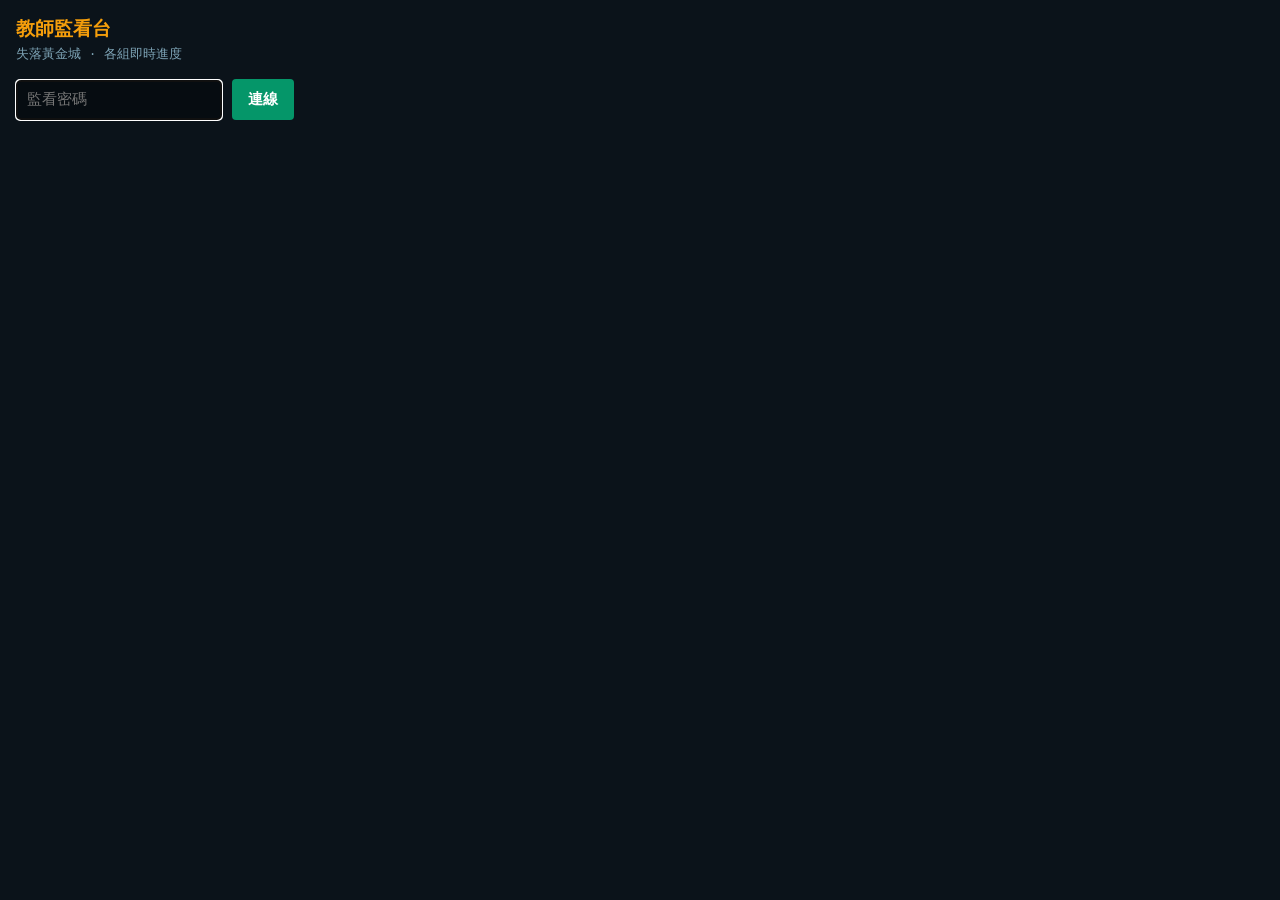
<file: escape-room/teacher.html>
<!DOCTYPE html>
<html lang="zh-TW">
<head>
<meta charset="UTF-8">
<meta name="viewport" content="width=device-width, initial-scale=1.0">
<title>密室逃脫 — 教師監看台</title>
<link rel="icon" href="data:image/svg+xml,<svg xmlns='http://www.w3.org/2000/svg' viewBox='0 0 32 32'><text y='26' font-size='26'>&#128200;</text></svg>">
<style>
:root{
  --bg:#0b131a; --panel:#11202b; --deep:#060c11;
  --text:#e0f2fe; --muted:#7da3b5; --accent:#f59e0b;
  --green:#059669; --ok:#10b981; --warn:#f59e0b; --bad:#ef4444;
}
*{box-sizing:border-box}
body{margin:0;background:var(--bg);color:var(--text);
     font-family:'Courier New',Courier,monospace;padding:16px}
h1{font-size:1.2rem;color:var(--accent);margin:0 0 4px}
.sub{font-size:.8rem;color:var(--muted);margin:0 0 16px}
.bar{display:flex;flex-wrap:wrap;gap:10px;align-items:center;margin-bottom:16px}
input,button,select{font-family:inherit;font-size:.95rem;border-radius:4px}
input,select{background:var(--deep);border:1px solid var(--green);color:var(--text);padding:10px}
button{min-height:40px;padding:10px 16px;border:none;background:var(--green);color:#fff;
       font-weight:bold;cursor:pointer}
button:hover:not(:disabled){background:#047857}
button:disabled{opacity:.5;cursor:not-allowed}
button.ghost{background:transparent;border:1px solid var(--accent);color:var(--accent);
             padding:6px 10px;min-height:32px;font-size:.8rem}
.msg{padding:10px 14px;border-radius:6px;margin-bottom:14px;font-size:.9rem}
.msg.err{background:rgba(239,68,68,.12);border:1px solid var(--bad);color:#fecaca}
.msg.ok{background:rgba(16,185,129,.12);border:1px solid var(--ok);color:#d1fae5}
.wrap{overflow-x:auto;border:1px solid var(--green);border-radius:8px;background:var(--panel)}
table{width:100%;border-collapse:collapse;font-size:.9rem;min-width:640px}
th,td{padding:10px 12px;text-align:left;border-bottom:1px solid rgba(255,255,255,.07);white-space:nowrap}
th{background:var(--deep);color:var(--muted);font-size:.78rem;letter-spacing:1px}
tr:last-child td{border-bottom:none}
.t{font-variant-numeric:tabular-nums;font-weight:bold}
.t.ok{color:var(--ok)} .t.warn{color:var(--warn)} .t.bad{color:var(--bad)}
.pill{font-size:.75rem;padding:2px 10px;border-radius:999px;border:1px solid currentColor}
.pill.run{color:var(--ok)} .pill.wait{color:var(--muted)}
.pill.late{color:var(--bad)} .pill.done{color:var(--accent)}
.prog{color:var(--accent);font-weight:bold}
.foot{font-size:.75rem;color:var(--muted);margin-top:12px;line-height:1.7}
.hidden{display:none!important}
</style>
</head>
<body>

<h1>教師監看台</h1>
<p class="sub">失落黃金城 · 各組即時進度</p>

<div id="login" class="bar">
  <input type="password" id="key" placeholder="監看密碼" autocomplete="off" aria-label="監看密碼">
  <button id="login-btn">連線</button>
</div>

<div id="msg" class="msg hidden" role="status" aria-live="polite"></div>

<div id="panel" class="hidden">
  <div class="bar">
    <span class="sub" id="updated">—</span>
    <button id="refresh-btn" class="ghost">立即更新</button>
    <button id="logout-btn" class="ghost">登出</button>
  </div>
  <div class="wrap">
    <table>
      <thead><tr>
        <th>組別</th><th>進度</th><th>關卡</th><th>狀態</th>
        <th>剩餘時間</th><th>提示</th><th>答錯</th><th>逾時</th><th>加時</th>
      </tr></thead>
      <tbody id="rows"></tbody>
    </table>
  </div>
  <p class="foot">
    每 10 秒自動更新。剩餘時間由後端起算，學生重新整理或換裝置都不會重新計時。<br>
    「加時」會把該組本關的時限往後延；若該組已逾時，加時同時會把他們解鎖回「進行中」。
  </p>
</div>

<script>
// 與 script.js 相同的 Web App 網址
const GAS_API_URL = "https://script.google.com/macros/s/AKfycbwu3to7eyY3AzHoA1Qx_zuRDEUMdHzWMfqaxk6Uk3N501H35YMjwLIfW72mNs6pE39l/exec";
const POLL_MS = 10000;
const KEY_STORE = 'escape_room_teacher_key';

let KEY = null, teams = [], polledAt = 0, pollId = null, tickId = null;

const el = function (id) { return document.getElementById(id); };

function msg(text, kind) {
  const m = el('msg');
  m.textContent = text;
  m.className = 'msg ' + (kind || '');
  m.classList.toggle('hidden', !text);
}

async function api(params) {
  const url = GAS_API_URL + '?' + new URLSearchParams(params).toString();
  const res = await fetch(url, { cache: 'no-store', redirect: 'follow' });
  if (!res.ok) throw new Error('HTTP ' + res.status);
  return res.json();
}

function fmt(ms) {
  const s = Math.max(0, Math.floor(ms / 1000));
  return String(Math.floor(s / 60)).padStart(2, '0') + ':' + String(s % 60).padStart(2, '0');
}

function statusPill(status) {
  const span = document.createElement('span');
  span.className = 'pill ' + (
    status === '進行中' ? 'run' :
    status === '待開始' ? 'wait' :
    status === '全部完成' ? 'done' : 'late');
  span.textContent = status || '—';
  return span;
}

function cell(row, text, cls) {
  const td = document.createElement('td');
  if (cls) td.className = cls;
  td.textContent = text;
  row.appendChild(td);
  return td;
}

function render() {
  const body = el('rows');
  body.textContent = '';

  if (!teams.length) {
    const tr = document.createElement('tr');
    const td = document.createElement('td');
    td.colSpan = 9;
    td.textContent = '還沒有任何一組登入。';
    tr.appendChild(td);
    body.appendChild(tr);
    return;
  }

  const sorted = teams.slice().sort(function (a, b) {
    return (b.levelIndex - a.levelIndex) || a.team.localeCompare(b.team);
  });

  sorted.forEach(function (t) {
    const tr = document.createElement('tr');
    cell(tr, t.name ? (t.name + '（' + t.team + '）') : t.team);
    cell(tr, t.levelIndex + ' / ' + t.levelTotal, 'prog');
    cell(tr, t.level + (t.author ? '（' + t.author + '）' : ''));

    const st = document.createElement('td');
    st.appendChild(statusPill(t.status));
    tr.appendChild(st);

    // 剩餘時間：用上次輪詢的值扣掉本地經過時間，畫面才會逐秒跑
    const live = (t.status === '進行中')
      ? Math.max(0, t.remainingMs - (Date.now() - polledAt))
      : t.remainingMs;
    const klass = t.status !== '進行中' ? 't'
      : (live <= 120000 ? 't bad' : (live <= 300000 ? 't warn' : 't ok'));
    cell(tr, (t.status === '全部完成' ? '—' : fmt(live)), klass);

    cell(tr, String(t.hintCount));
    cell(tr, String(t.wrongCount));
    cell(tr, String(t.timeoutCount));

    const act = document.createElement('td');
    [3, 5].forEach(function (m) {
      const b = document.createElement('button');
      b.className = 'ghost';
      b.textContent = '+' + m + '分';
      b.style.marginRight = '6px';
      b.disabled = (t.status === '全部完成');
      b.addEventListener('click', function () { extend(t.team, m, b); });
      act.appendChild(b);
    });
    tr.appendChild(act);

    body.appendChild(tr);
  });
}

async function extend(team, minutes, btn) {
  btn.disabled = true;
  try {
    const r = await api({ action: 'extend', key: KEY, team: team, minutes: minutes });
    if (r.success) { msg(team + ' 已加時 ' + minutes + ' 分鐘。', 'ok'); await poll(); }
    else msg(r.message, 'err');
  } catch (e) {
    msg('加時失敗：連線錯誤。', 'err');
  } finally {
    btn.disabled = false;
  }
}

async function poll() {
  try {
    const r = await api({ action: 'dashboard', key: KEY });
    if (!r.success) {
      msg(r.message, 'err');
      if (r.code === 'bad_key') logout();
      return;
    }
    teams = r.data.teams || [];
    polledAt = Date.now();
    el('updated').textContent = '最後更新 ' + new Date().toLocaleTimeString('zh-TW') +
      '　逾時政策：' + (r.data.policy === 'continue' ? '逾時可繼續下一關' : '逾時即結束');
    msg('', '');
    render();
  } catch (e) {
    msg('連線失敗，10 秒後自動重試。', 'err');
  }
}

function startPolling() {
  el('login').classList.add('hidden');
  el('panel').classList.remove('hidden');
  poll();
  pollId = setInterval(poll, POLL_MS);
  tickId = setInterval(render, 1000);
}

function logout() {
  KEY = null;
  try { sessionStorage.removeItem(KEY_STORE); } catch (e) { /* 忽略 */ }
  if (pollId) clearInterval(pollId);
  if (tickId) clearInterval(tickId);
  el('panel').classList.add('hidden');
  el('login').classList.remove('hidden');
}

el('login-btn').addEventListener('click', function () {
  const k = el('key').value.trim();
  if (!k) { msg('請輸入監看密碼。', 'err'); return; }
  KEY = k;
  try { sessionStorage.setItem(KEY_STORE, k); } catch (e) { /* 忽略 */ }
  startPolling();
});
el('key').addEventListener('keydown', function (e) {
  if (e.key === 'Enter') el('login-btn').click();
});
el('refresh-btn').addEventListener('click', poll);
el('logout-btn').addEventListener('click', logout);

(function () {
  let saved = null;
  try { saved = sessionStorage.getItem(KEY_STORE); } catch (e) { /* 忽略 */ }
  if (saved) { KEY = saved; startPolling(); }
  else el('key').focus();
})();
</script>
</body>
</html>
</file>
<file: escape-room/style.css>
/*************************************************************
 * 數位密室逃脫平台 — 樣式
 * v2 / 2026-09
 *************************************************************/

:root {
  --bg-color: #0b131a;
  --panel-bg: #11202b;
  --panel-deep: #060c11;
  --text-primary: #e0f2fe;
  --text-muted: #7da3b5;
  --text-accent: #f59e0b;      /* 黃金城主色 */
  --border-color: #059669;     /* 叢林綠 */
  --error-color: #ef4444;
  --warn-color: #f59e0b;
  --success-color: #10b981;
  --radius: 8px;
}

* { box-sizing: border-box; }

body {
  margin: 0;
  padding: 0;
  font-family: 'Courier New', Courier, monospace;
  background-color: var(--bg-color);
  color: var(--text-primary);
  display: flex;
  justify-content: center;
  align-items: flex-start;
  min-height: 100vh;
  font-size: 16px;
  -webkit-text-size-adjust: 100%;
  background-image:
    radial-gradient(circle at 50% 0%, rgba(5, 150, 105, 0.12) 0%, transparent 60%),
    url('data:image/svg+xml;utf8,<svg width="20" height="20" xmlns="http://www.w3.org/2000/svg"><circle cx="2" cy="2" r="1" fill="%23059669" fill-opacity="0.2"/></svg>');
}

.game-container {
  width: 100%;
  max-width: 640px;
  background-color: var(--panel-bg);
  border: 2px solid var(--border-color);
  border-radius: var(--radius);
  box-shadow: 0 0 20px rgba(5, 150, 105, 0.3), inset 0 0 10px rgba(0, 0, 0, 0.5);
  padding: 20px;
  margin: 16px;
  position: relative;
  overflow: hidden;
}

/* ===== 頁首 ===== */

header {
  text-align: center;
  border-bottom: 1px solid var(--border-color);
  padding-bottom: 14px;
  margin-bottom: 18px;
}

h1 {
  margin: 0;
  font-size: clamp(1.4rem, 6vw, 2rem);
  color: var(--text-accent);
  letter-spacing: 2px;
  text-shadow: 0 0 5px rgba(245, 158, 11, 0.5);
}

.meta-bar {
  margin-top: 10px;
  display: flex;
  flex-wrap: wrap;
  gap: 8px;
  justify-content: center;
  font-size: 0.85rem;
}

.meta-item {
  color: var(--text-primary);
  background: rgba(5, 150, 105, 0.15);
  border: 1px solid var(--border-color);
  border-radius: 999px;
  padding: 3px 12px;
}

/* ===== 文字 ===== */

.lead { line-height: 1.7; margin: 0 0 14px; }

.note {
  font-size: 0.8rem;
  color: var(--text-muted);
  line-height: 1.6;
  margin: 10px 0 0;
}

.story-text {
  margin: 0;
  line-height: 1.8;
  white-space: pre-wrap;   /* 老師在試算表裡按 Enter 換行，這裡就會換行 */
  word-break: break-word;
}

.author-line {
  margin: 12px 0 0;
  font-size: 0.75rem;
  color: var(--text-muted);
  text-align: right;
}

/* ===== 倒數計時 ===== */

.timer {
  background: var(--panel-deep);
  border: 1px solid var(--border-color);
  border-radius: var(--radius);
  padding: 10px 14px;
  margin-bottom: 18px;
}

.timer-row {
  display: flex;
  align-items: baseline;
  justify-content: space-between;
  gap: 10px;
}

.timer-caption { font-size: 0.8rem; color: var(--text-muted); }

.timer-text {
  font-size: clamp(1.6rem, 9vw, 2.4rem);
  font-weight: bold;
  letter-spacing: 2px;
  color: var(--success-color);
  font-variant-numeric: tabular-nums;
}

.timer-track {
  margin-top: 8px;
  height: 6px;
  background: rgba(255, 255, 255, 0.08);
  border-radius: 999px;
  overflow: hidden;
}

.timer-fill {
  height: 100%;
  width: 100%;
  background: var(--success-color);
  transition: width 0.25s linear, background-color 0.3s;
}

.timer.warn .timer-text,
.timer.warn .timer-fill { color: var(--warn-color); background-color: var(--warn-color); }
.timer.warn .timer-text { background: none; }

.timer.danger { border-color: var(--error-color); }
.timer.danger .timer-text { color: var(--error-color); animation: pulse 1s ease-in-out infinite; }
.timer.danger .timer-fill { background-color: var(--error-color); }

@keyframes pulse { 50% { opacity: 0.45; } }

/* ===== 故事與圖片 ===== */

.story-section {
  background-color: rgba(0, 0, 0, 0.3);
  padding: 15px;
  border-left: 3px solid var(--text-accent);
  border-radius: 0 var(--radius) var(--radius) 0;
  margin-bottom: 18px;
}

.image-section { text-align: center; margin-bottom: 18px; }

.image-section img {
  max-width: 100%;
  max-height: 320px;
  object-fit: contain;
  border-radius: 4px;
  border: 1px solid var(--border-color);
  box-shadow: 0 4px 8px rgba(0, 0, 0, 0.5);
}

/* ===== 輸入與按鈕 ===== */

.input-group {
  display: flex;
  flex-wrap: wrap;
  gap: 10px;
  margin-bottom: 12px;
}

input[type="text"] {
  flex: 1 1 180px;
  min-width: 0;
  padding: 12px;
  background-color: var(--panel-deep);
  border: 1px solid var(--border-color);
  color: var(--text-primary);
  font-family: inherit;
  font-size: 1rem;
  border-radius: 4px;
}

input[type="text"]:focus-visible {
  outline: 2px solid var(--text-accent);
  outline-offset: 1px;
}

input[type="text"]:disabled { opacity: 0.55; }

.btn {
  min-height: 44px;
  padding: 12px 20px;
  border: none;
  border-radius: 4px;
  cursor: pointer;
  font-family: inherit;
  font-size: 1rem;
  font-weight: bold;
  transition: background-color 0.2s, box-shadow 0.2s;
}

.btn:focus-visible { outline: 2px solid var(--text-accent); outline-offset: 2px; }
.btn:disabled { opacity: 0.5; cursor: not-allowed; }
.btn.wide { width: 100%; margin-top: 8px; }

.primary-btn { background-color: var(--border-color); color: #fff; }
.primary-btn:hover:not(:disabled) { background-color: #047857; box-shadow: 0 0 10px var(--border-color); }

.secondary-btn {
  background-color: transparent;
  border: 1px solid var(--text-accent);
  color: var(--text-accent);
  width: 100%;
}
.secondary-btn:hover:not(:disabled) { background-color: rgba(245, 158, 11, 0.1); }

.badge {
  margin-left: 8px;
  font-size: 0.72rem;
  font-weight: normal;
  background: rgba(245, 158, 11, 0.2);
  border-radius: 999px;
  padding: 2px 8px;
}

/* ===== 準備 / 逾時 / 完成 ===== */

.ready-box { text-align: center; padding: 10px 0 4px; }

.ready-level {
  font-size: 0.85rem;
  color: var(--text-muted);
  letter-spacing: 3px;
  margin: 0 0 10px;
}

.timeout-title, .finish-title {
  font-size: 1.5rem;
  font-weight: bold;
  margin: 0 0 12px;
}
.timeout-title { color: var(--error-color); }
.finish-title { color: var(--text-accent); text-shadow: 0 0 8px rgba(245, 158, 11, 0.4); }

.stats {
  display: flex;
  flex-wrap: wrap;
  gap: 10px;
  justify-content: center;
  margin-top: 18px;
}

.stat {
  flex: 1 1 100px;
  background: var(--panel-deep);
  border: 1px solid var(--border-color);
  border-radius: var(--radius);
  padding: 12px 8px;
  display: flex;
  flex-direction: column;
  gap: 4px;
}

.stat-value { font-size: 1.6rem; font-weight: bold; color: var(--text-accent); }
.stat-key { font-size: 0.75rem; color: var(--text-muted); }

/* ===== 訊息區 ===== */

.feedback-message {
  margin-bottom: 18px;
  padding: 15px;
  border-radius: var(--radius);
  text-align: center;
  line-height: 1.7;
}

.feedback-message.error {
  background-color: rgba(239, 68, 68, 0.1);
  border: 1px solid var(--error-color);
  color: #fecaca;
  font-weight: bold;
}

.feedback-message.success {
  background-color: rgba(16, 185, 129, 0.1);
  border: 1px solid var(--success-color);
  color: #d1fae5;
  text-align: left;
}

.feedback-message.success .note { text-align: center; }

/* ===== 載入中 ===== */

.loading { text-align: center; padding: 30px 0 10px; color: var(--border-color); }

.spinner {
  width: 40px;
  height: 40px;
  border: 3px solid rgba(5, 150, 105, 0.2);
  border-top-color: var(--border-color);
  border-radius: 50%;
  animation: spin 1s linear infinite;
  margin: 0 auto 14px;
}

@keyframes spin { to { transform: rotate(360deg); } }

/* ===== 提示彈窗 ===== */

.modal {
  position: fixed;
  inset: 0;
  background-color: rgba(0, 0, 0, 0.8);
  display: flex;
  justify-content: center;
  align-items: center;
  padding: 16px;
  z-index: 100;
}

.modal-content {
  background-color: var(--panel-bg);
  border: 1px solid var(--text-accent);
  padding: 24px;
  border-radius: var(--radius);
  width: 100%;
  max-width: 440px;
  max-height: 80vh;
  overflow-y: auto;
  position: relative;
  box-shadow: 0 0 20px rgba(245, 158, 11, 0.2);
}

.modal-content h2 { color: var(--text-accent); margin: 0 0 14px; font-size: 1.15rem; }

.close-btn {
  position: absolute;
  top: 6px;
  right: 8px;
  width: 40px;
  height: 40px;
  background: none;
  border: none;
  font-size: 1.6rem;
  line-height: 1;
  color: var(--text-accent);
  cursor: pointer;
}
.close-btn:hover { color: #fff; }

/* ===== 共用 ===== */

.hidden { display: none !important; }

@media (prefers-reduced-motion: reduce) {
  *, *::before, *::after { animation-duration: 0.01ms !important; transition-duration: 0.01ms !important; }
}
</file>
